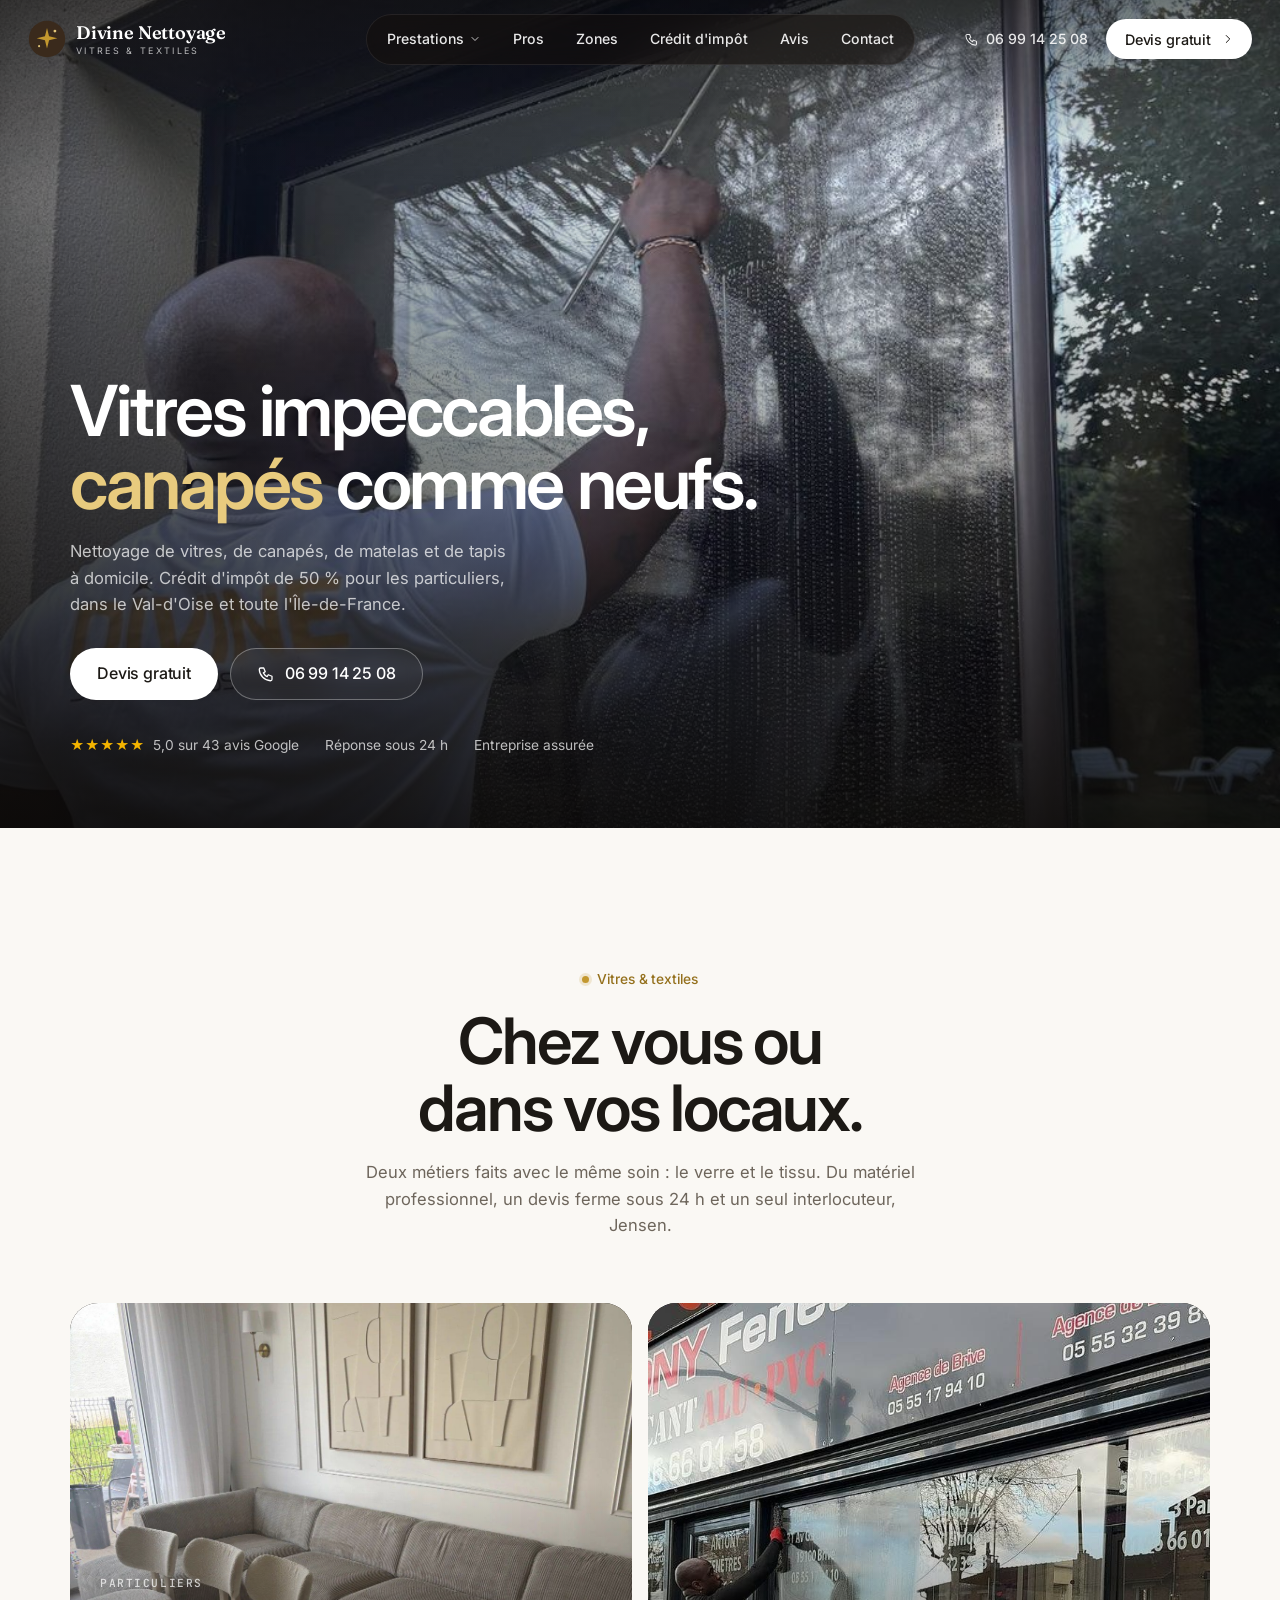
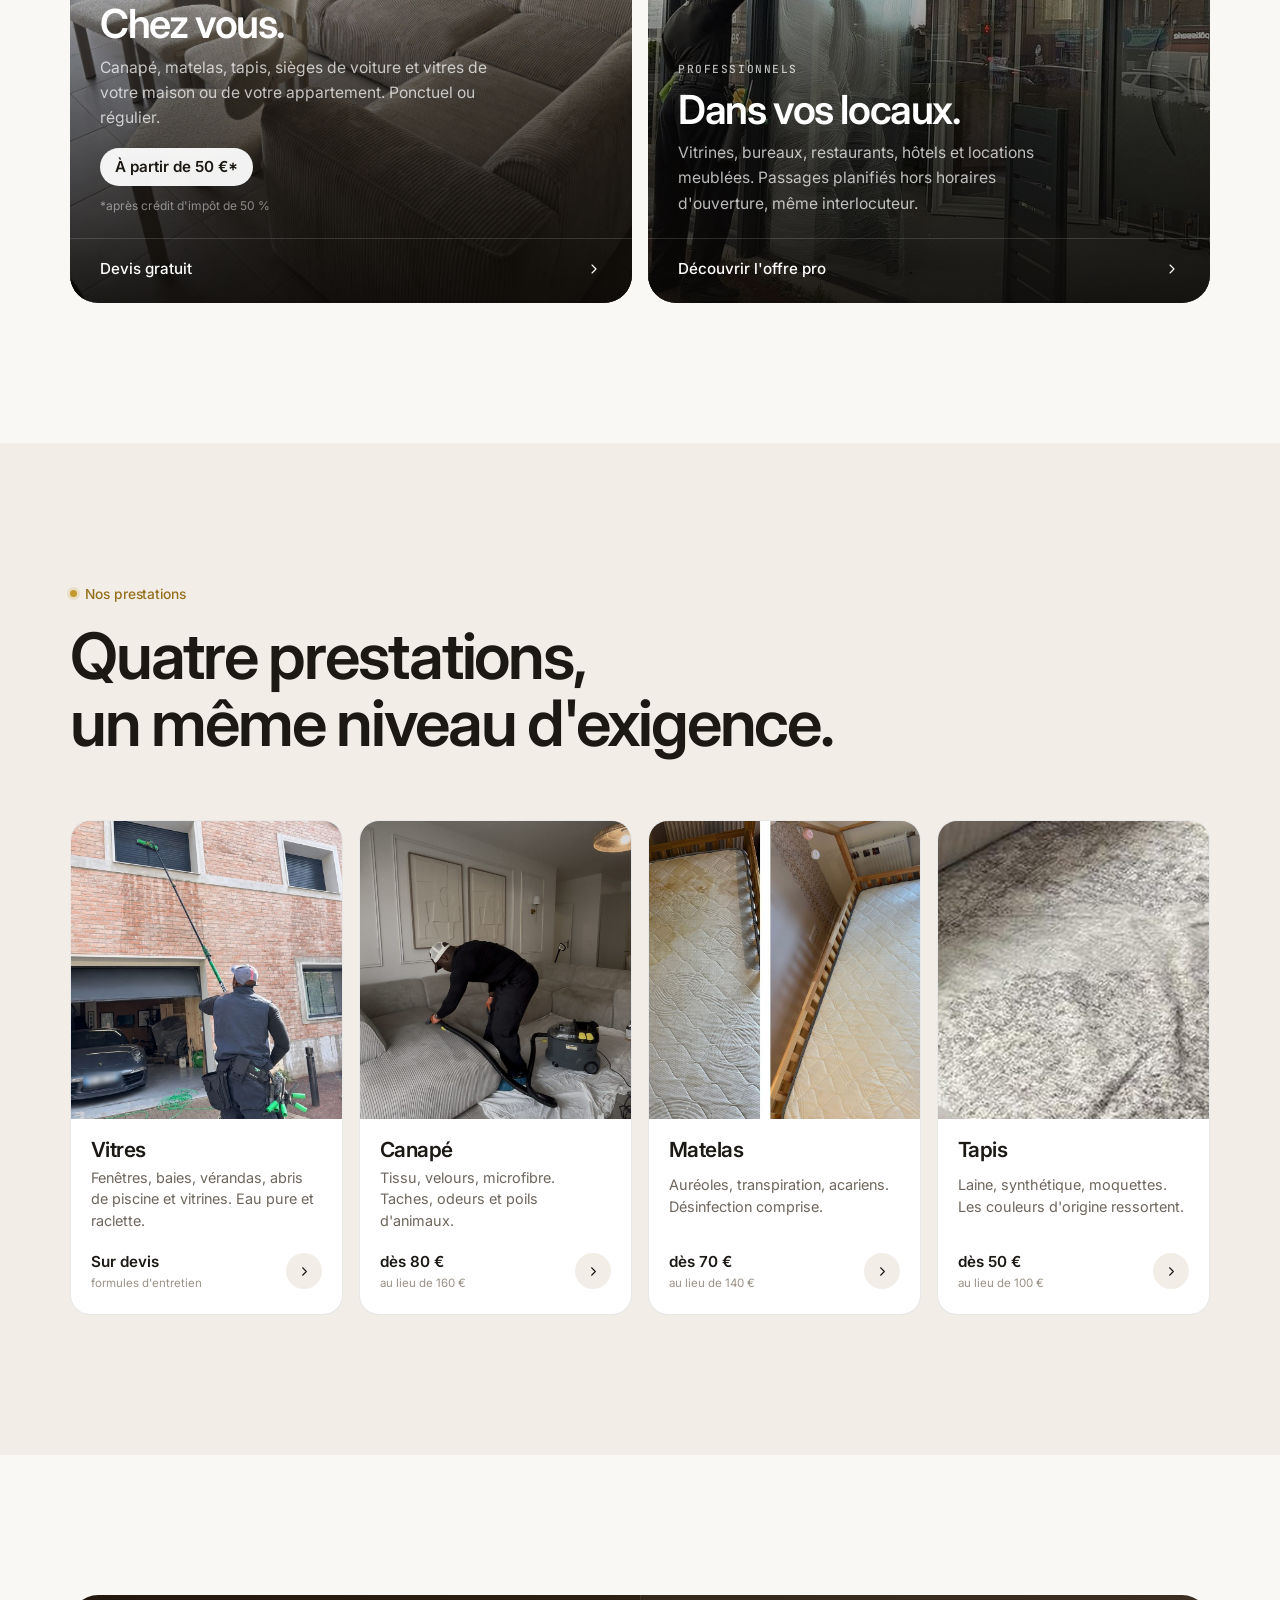
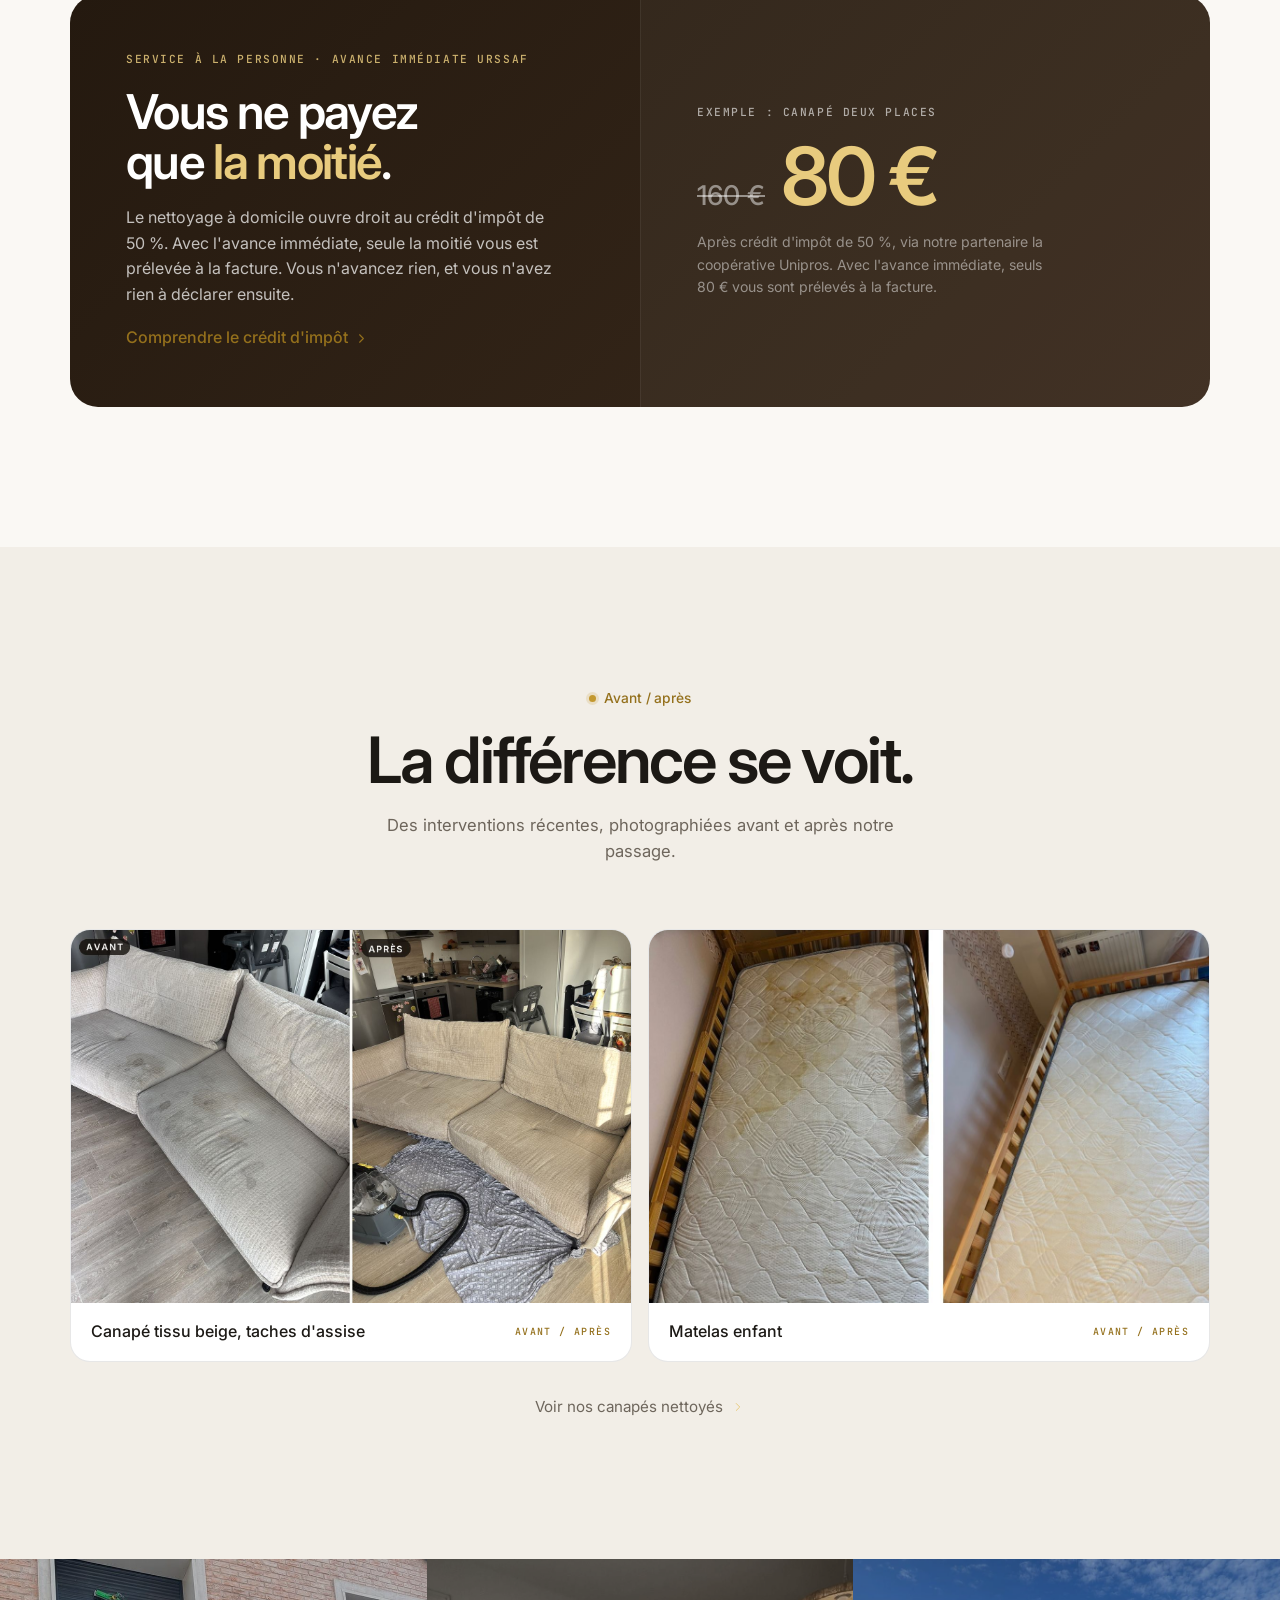
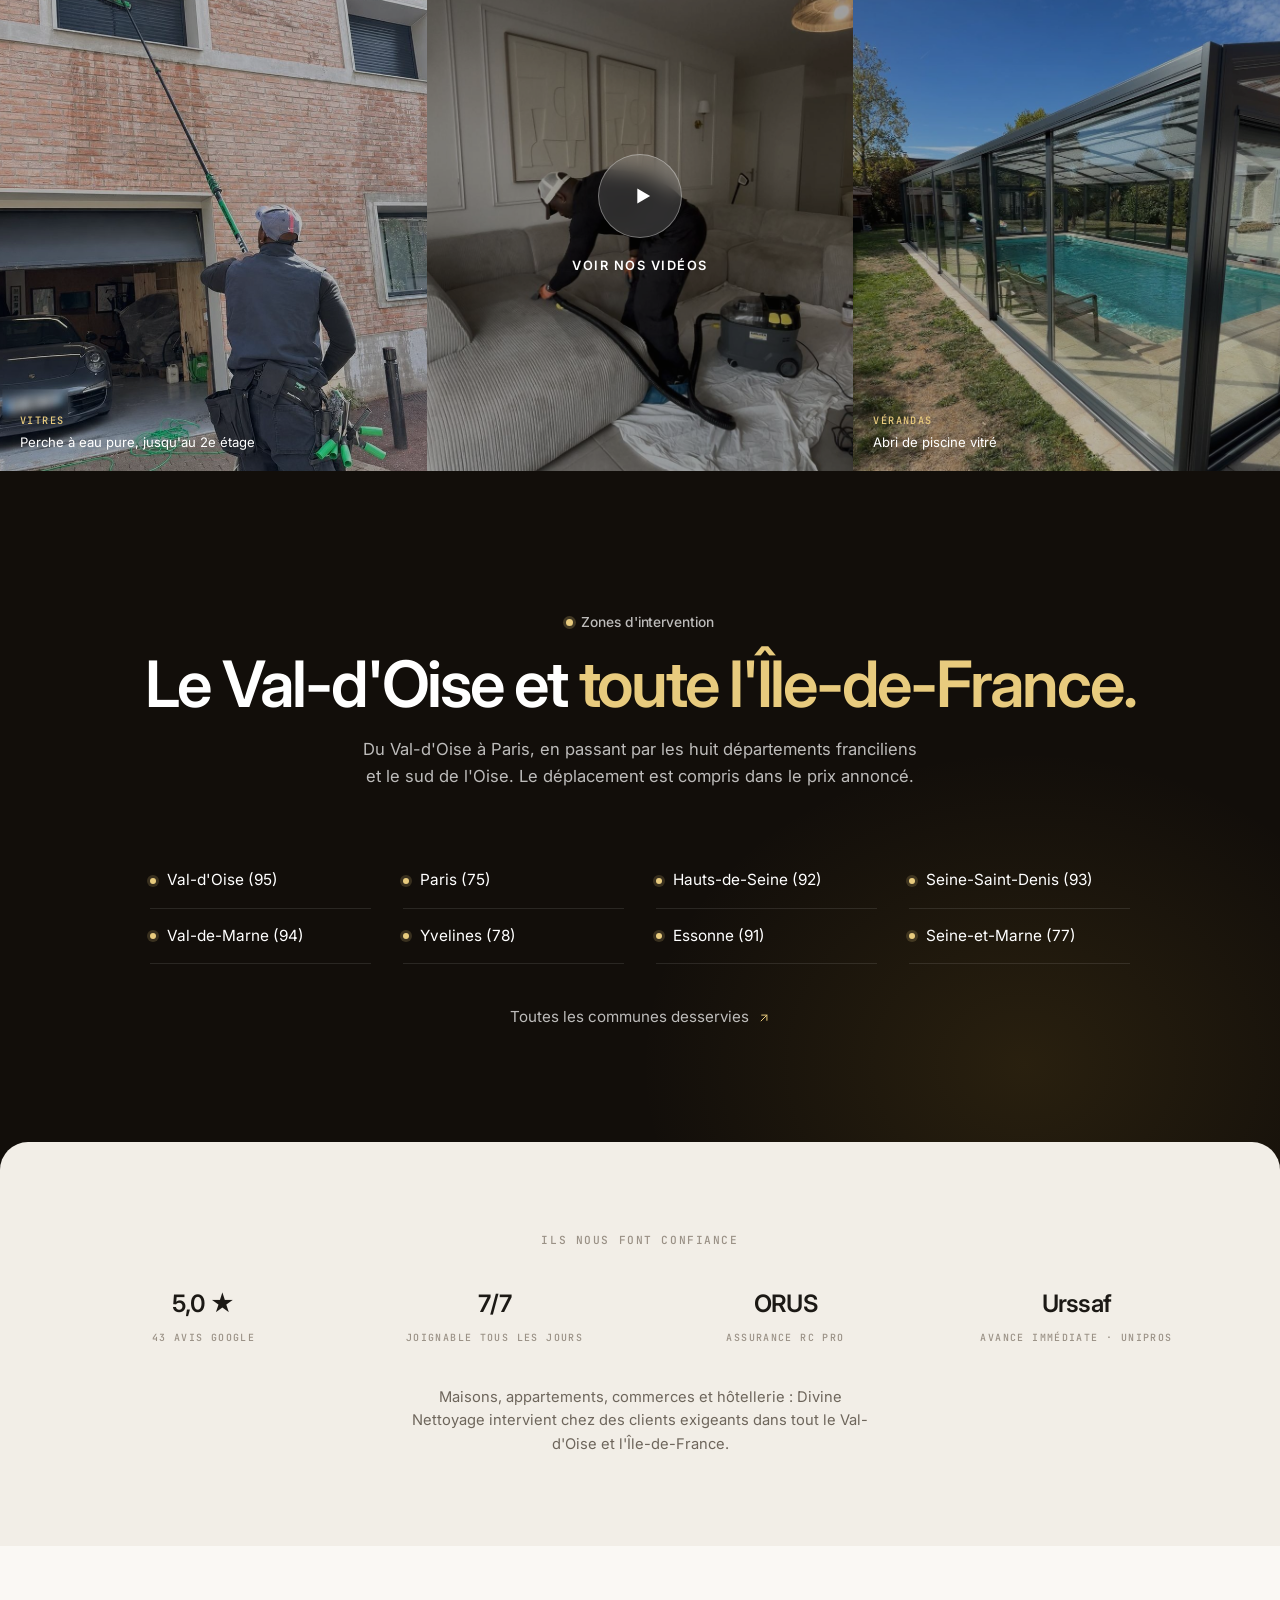
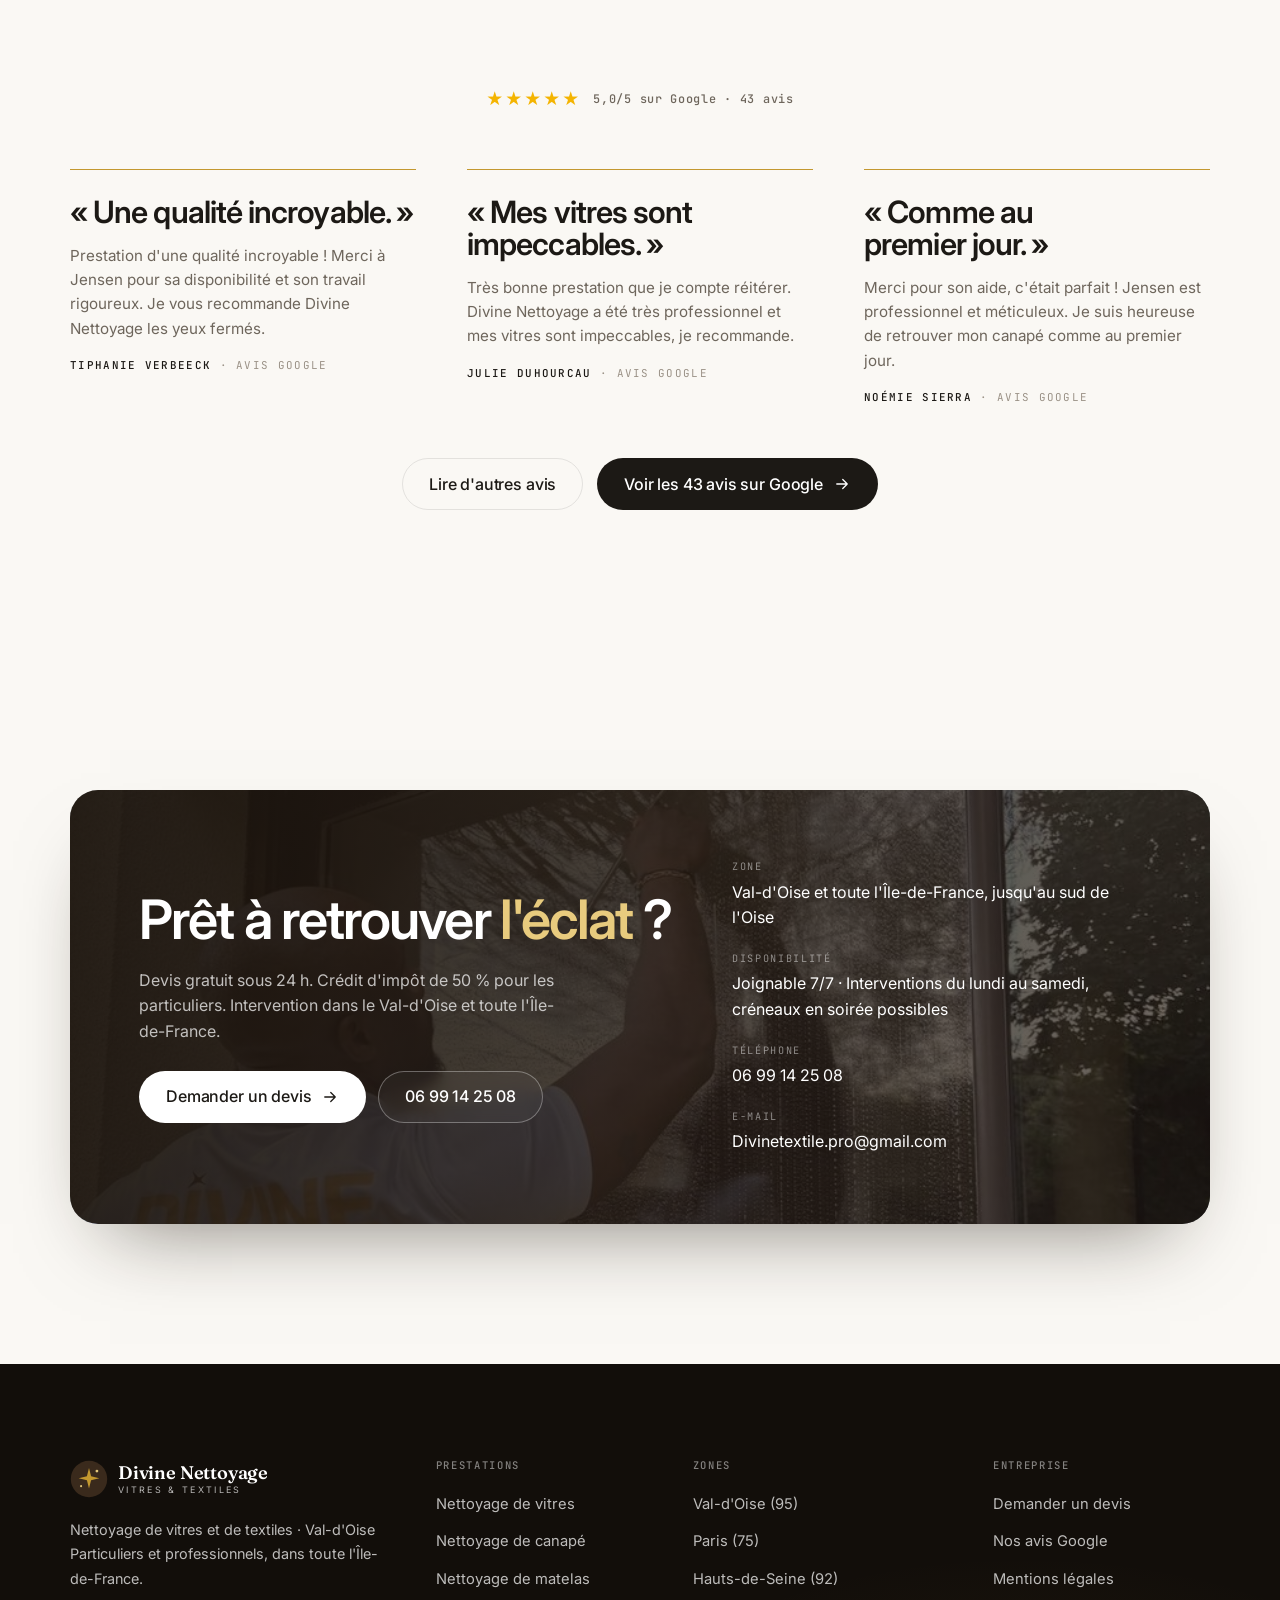
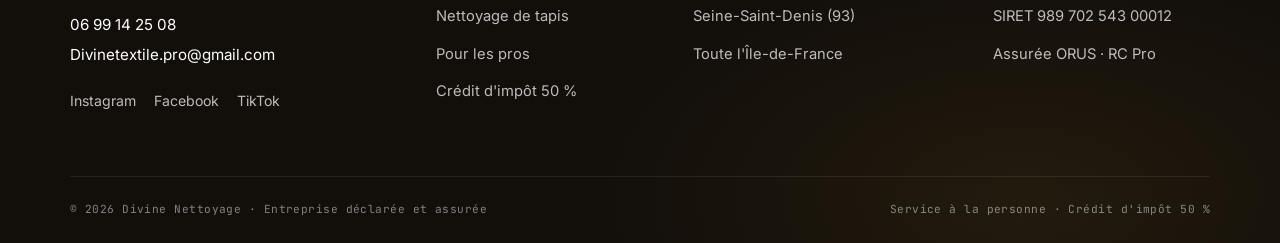
<file: divine-nettoyage/index.html>
<!doctype html>
<html lang="fr">
<head>
<meta charset="utf-8">
<meta name="viewport" content="width=device-width, initial-scale=1, viewport-fit=cover">
<title>Nettoyage canapé, tapis et vitres dès 50 € — Val-d'Oise (95) | Divine Nettoyage</title>
<meta name="claude:viewport-fit-sides" content="cover">
<meta name="description" content="Nettoyage de canapé, matelas et tapis à domicile dès 50 € après crédit d&#x27;impôt, et lavage de vitres. Val-d&#x27;Oise et Île-de-France. Devis sous 24 h.">
<link rel="canonical" href="https://divinenettoyage.fr/">
<meta name="robots" content="index, follow, max-image-preview:large">
<meta name="geo.region" content="FR-95">
<meta name="geo.placename" content="Val-d'Oise, Île-de-France">
<meta property="og:type" content="website">
<meta property="og:locale" content="fr_FR">
<meta property="og:site_name" content="Divine Nettoyage">
<meta property="og:url" content="https://divinenettoyage.fr/">
<meta property="og:title" content="Nettoyage canapé, tapis et vitres dès 50 € — Val-d&#x27;Oise (95) | Divine Nettoyage">
<meta property="og:description" content="Nettoyage de canapé, matelas et tapis à domicile dès 50 € après crédit d&#x27;impôt, et lavage de vitres. Val-d&#x27;Oise et Île-de-France. Devis sous 24 h.">
<meta property="og:image" content="https://divinenettoyage.fr/images/partage.jpg">
<meta name="twitter:card" content="summary_large_image">
<meta name="theme-color" content="#120E0A">
<link rel="icon" href="favicon.ico" sizes="any">
<link rel="icon" type="image/png" href="images/icon-192.png">
<link rel="apple-touch-icon" href="images/icon-180.png">
<link rel="preconnect" href="https://fonts.googleapis.com">
<link rel="preconnect" href="https://fonts.gstatic.com" crossorigin>
<link rel="stylesheet" href="https://fonts.googleapis.com/css2?family=Inter:wght@400;500;600;700&family=JetBrains+Mono:wght@400;500&family=Fraunces:opsz,wght@9..144,600&display=swap">
<link rel="stylesheet" href="assets/style.css">

<script type="application/ld+json">{"@context": "https://schema.org", "@type": "HomeAndConstructionBusiness", "@id": "https://divinenettoyage.fr/#entreprise", "name": "Divine Nettoyage", "description": "Nettoyage de textiles d'ameublement (canapés, matelas, tapis, sièges de voiture) par injection-extraction et lavage de vitres, à domicile et pour les professionnels, en Val-d'Oise et dans toute l'Île-de-France.", "url": "https://divinenettoyage.fr/", "email": "Divinetextile.pro@gmail.com", "telephone": "+33699142508", "image": "https://divinenettoyage.fr/images/partage.jpg", "logo": "https://divinenettoyage.fr/images/icon-512.png", "priceRange": "€€", "currenciesAccepted": "EUR", "paymentAccepted": "Carte bancaire, virement, espèces", "address": {"@type": "PostalAddress", "streetAddress": "16 rue de la Fontaine Hurée", "addressLocality": "Ronquerolles", "postalCode": "95340", "addressRegion": "Île-de-France", "addressCountry": "FR"}, "areaServed": [{"@type": "AdministrativeArea", "name": "Val-d'Oise (95)"}, {"@type": "AdministrativeArea", "name": "Paris (75)"}, {"@type": "AdministrativeArea", "name": "Hauts-de-Seine (92)"}, {"@type": "AdministrativeArea", "name": "Seine-Saint-Denis (93)"}, {"@type": "AdministrativeArea", "name": "Val-de-Marne (94)"}, {"@type": "AdministrativeArea", "name": "Yvelines (78)"}, {"@type": "AdministrativeArea", "name": "Essonne (91)"}, {"@type": "AdministrativeArea", "name": "Seine-et-Marne (77)"}], "aggregateRating": {"@type": "AggregateRating", "ratingValue": "5.0", "reviewCount": "43"}, "sameAs": ["https://www.instagram.com/divinenettoyage", "https://www.facebook.com/share/1EhrKePbFw/", "https://www.tiktok.com/@divinetextile"]}</script>
</head>
<body>

<header class="site-header" id="top">
  <div class="bar">
    <a class="brand" href="index.html" aria-label="Divine Nettoyage, accueil"><svg viewBox="0 0 48 48" aria-hidden="true"><circle class="bg" cx="24" cy="24" r="23" fill="#3A2A1C"/><path d="M24 10 L26.6 20.4 L37 23 L26.6 25.6 L24 36 L21.4 25.6 L11 23 L21.4 20.4 Z" fill="#C3982F"/><circle cx="34" cy="14" r="1.8" fill="#E3C77A"/><circle cx="14" cy="33" r="1.3" fill="#E3C77A"/></svg><span class="brand-txt"><span class="brand-name">Divine Nettoyage</span><span class="brand-sub">Vitres &amp; Textiles</span></span></a>
    <nav class="mainnav" aria-label="Navigation principale">
      <div class="dd">
        <button type="button" aria-haspopup="true" aria-expanded="false">Prestations <svg viewBox="0 0 24 24" fill="none" stroke="currentColor" stroke-width="1.7" stroke-linecap="round" stroke-linejoin="round" aria-hidden="true"><path d="M6 9l6 6 6-6"/></svg></button>
        <div class="dd-menu"><a href="nettoyage-vitres.html">Nettoyage de vitres<small>Sur devis</small></a><a href="nettoyage-canape.html">Nettoyage de canapé<small>dès 80 €</small></a><a href="nettoyage-matelas.html">Nettoyage de matelas<small>dès 70 €</small></a><a href="nettoyage-tapis.html">Nettoyage de tapis<small>dès 50 €</small></a></div>
      </div>
      <a href="professionnels.html">Pros</a>
      <a href="zones.html">Zones</a>
      <a href="credit-impot.html">Crédit d'impôt</a>
      <a href="index.html#avis">Avis</a>
      <a href="index.html#contact">Contact</a>
    </nav>
    <div class="hdr-right">
      <a class="hdr-tel" href="tel:+33699142508"><svg viewBox="0 0 24 24" fill="none" stroke="currentColor" stroke-width="1.7" stroke-linecap="round" stroke-linejoin="round" aria-hidden="true"><path d="M5 4h4l2 5-2.5 1.5a11 11 0 005 5L15 13l5 2v4a2 2 0 01-2 2A16 16 0 013 6a2 2 0 012-2"/></svg>06 99 14 25 08</a>
      <a class="btn btn-white hdr-cta" href="devis.html">Devis gratuit <svg viewBox="0 0 24 24" fill="none" stroke="currentColor" stroke-width="1.7" stroke-linecap="round" stroke-linejoin="round" aria-hidden="true"><path d="M9 6l6 6-6 6"/></svg></a>
      <button class="burger" type="button" aria-label="Ouvrir le menu" aria-controls="mnav" aria-expanded="false"><svg viewBox="0 0 24 24" fill="none" stroke="currentColor" stroke-width="1.7" stroke-linecap="round" stroke-linejoin="round" aria-hidden="true"><path d="M4 8h16M4 16h16"/></svg></button>
    </div>
  </div>
</header>
<div class="mnav" id="mnav" role="dialog" aria-modal="true" aria-label="Menu">
  <div class="mnav-top"><a class="brand" href="index.html" aria-label="Divine Nettoyage, accueil"><svg viewBox="0 0 48 48" aria-hidden="true"><circle class="bg" cx="24" cy="24" r="23" fill="#3A2A1C"/><path d="M24 10 L26.6 20.4 L37 23 L26.6 25.6 L24 36 L21.4 25.6 L11 23 L21.4 20.4 Z" fill="#C3982F"/><circle cx="34" cy="14" r="1.8" fill="#E3C77A"/><circle cx="14" cy="33" r="1.3" fill="#E3C77A"/></svg><span class="brand-txt"><span class="brand-name">Divine Nettoyage</span><span class="brand-sub">Vitres &amp; Textiles</span></span></a><button class="burger" type="button" aria-label="Fermer le menu"><svg viewBox="0 0 24 24" fill="none" stroke="currentColor" stroke-width="1.7" stroke-linecap="round" stroke-linejoin="round" aria-hidden="true"><path d="M6 6l12 12M18 6L6 18"/></svg></button></div>
  <nav aria-label="Menu mobile">
    <a href="index.html">Accueil</a>
    <a class="sub" href="nettoyage-vitres.html">Nettoyage de vitres<small>Sur devis</small></a><a class="sub" href="nettoyage-canape.html">Nettoyage de canapé<small>dès 80 €</small></a><a class="sub" href="nettoyage-matelas.html">Nettoyage de matelas<small>dès 70 €</small></a><a class="sub" href="nettoyage-tapis.html">Nettoyage de tapis<small>dès 50 €</small></a>
    <a href="professionnels.html">Professionnels</a>
    <a href="zones.html">Zones d'intervention</a>
    <a href="credit-impot.html">Crédit d'impôt</a>
    <a href="index.html#avis">Avis clients</a>
  </nav>
  <div class="mnav-cta">
    <a class="btn btn-white" href="devis.html">Demander un devis gratuit</a>
    <a class="btn btn-ghost" href="tel:+33699142508"><svg viewBox="0 0 24 24" fill="none" stroke="currentColor" stroke-width="1.7" stroke-linecap="round" stroke-linejoin="round" aria-hidden="true"><path d="M5 4h4l2 5-2.5 1.5a11 11 0 005 5L15 13l5 2v4a2 2 0 01-2 2A16 16 0 013 6a2 2 0 012-2"/></svg> 06 99 14 25 08</a>
    <p>Joignable 7 jours sur 7 · Réponse sous 24 h</p>
  </div>
</div>
<main id="main">

<section class="hero">
  <div class="hero-media" style="--pos:55% 30%">
    <picture>
      <source media="(max-width: 600px)" srcset="images/jensen-portrait.jpg">
      <img src="images/hero-baie.jpg" alt="Jensen, fondateur de Divine Nettoyage, lave une baie vitrée à la raclette" fetchpriority="high">
    </picture>
  </div>
  <div class="wrap">
    <h1>Vitres impeccables, <span class="gold">canapés</span> comme neufs.</h1>
    <p class="lede">Nettoyage de vitres, de canapés, de matelas et de tapis à domicile. Crédit d'impôt de 50 % pour les particuliers, dans le Val-d'Oise et toute l'Île-de-France.</p>
    <div class="actions">
      <a class="btn btn-white" href="devis.html">Devis gratuit</a>
      <a class="btn btn-ghost" href="tel:+33699142508"><svg viewBox="0 0 24 24" fill="none" stroke="currentColor" stroke-width="1.7" stroke-linecap="round" stroke-linejoin="round" aria-hidden="true"><path d="M5 4h4l2 5-2.5 1.5a11 11 0 005 5L15 13l5 2v4a2 2 0 01-2 2A16 16 0 013 6a2 2 0 012-2"/></svg> 06 99 14 25 08</a>
    </div>
    <div class="hero-meta"><span><span class="stars" aria-hidden="true">★★★★★</span> 5,0 sur 43 avis Google</span><span>Réponse sous 24 h</span><span>Entreprise assurée</span></div>
  </div>
</section>

<section class="section" id="particuliers">
  <div class="wrap">
    <div class="shead center"><span class="eyebrow">Vitres &amp; textiles</span><h2>Chez vous ou<br>dans vos locaux.</h2>
      <p>Deux métiers faits avec le même soin : le verre et le tissu. Du matériel professionnel, un devis ferme sous 24 h et un seul interlocuteur, Jensen.</p></div>
    <div class="duo">
      <a class="pcard reveal" href="devis.html">
        <img src="images/canape-velours.jpg" alt="Canapé d'angle en velours côtelé après nettoyage" loading="lazy">
        <div class="in"><span class="mono">Particuliers</span><h3>Chez vous.</h3>
          <p>Canapé, matelas, tapis, sièges de voiture et vitres de votre maison ou de votre appartement. Ponctuel ou régulier.</p>
          <span class="price-chip">À partir de 50 €*</span><span class="fine">*après crédit d'impôt de 50 %</span></div>
        <div class="foot"><span>Devis gratuit</span><svg viewBox="0 0 24 24" fill="none" stroke="currentColor" stroke-width="1.7" stroke-linecap="round" stroke-linejoin="round" aria-hidden="true"><path d="M9 6l6 6-6 6"/></svg></div>
      </a>
      <a class="pcard reveal" href="professionnels.html" id="professionnels">
        <img src="images/vitrine.jpg" alt="Nettoyage de la vitrine d'un commerce" loading="lazy" style="object-position:50% 100%">
        <div class="in"><span class="mono">Professionnels</span><h3>Dans vos locaux.</h3>
          <p>Vitrines, bureaux, restaurants, hôtels et locations meublées. Passages planifiés hors horaires d'ouverture, même interlocuteur.</p></div>
        <div class="foot"><span>Découvrir l'offre pro</span><svg viewBox="0 0 24 24" fill="none" stroke="currentColor" stroke-width="1.7" stroke-linecap="round" stroke-linejoin="round" aria-hidden="true"><path d="M9 6l6 6-6 6"/></svg></div>
      </a>
    </div>
  </div>
</section>

<section class="section band">
  <div class="wrap">
    <div class="shead"><span class="eyebrow">Nos prestations</span><h2>Quatre prestations,<br>un même niveau d'exigence.</h2></div>
    <div class="services4">
      <a class="scard reveal" href="nettoyage-vitres.html"><div class="ph"><img src="images/vitres-hauteur.jpg" alt="Lavage de vitres en hauteur à la perche à eau pure" loading="lazy"></div>
        <div class="tx"><h3>Vitres</h3><p>Fenêtres, baies, vérandas, abris de piscine et vitrines. Eau pure et raclette.</p>
        <div class="row"><span class="from">Sur devis<small>formules d'entretien</small></span><span class="go"><svg viewBox="0 0 24 24" fill="none" stroke="currentColor" stroke-width="1.7" stroke-linecap="round" stroke-linejoin="round" aria-hidden="true"><path d="M9 6l6 6-6 6"/></svg></span></div></div></a>
      <a class="scard reveal" href="nettoyage-canape.html"><div class="ph"><img src="images/canape-injection.jpg" alt="Nettoyage d'un canapé par injection-extraction" loading="lazy"></div>
        <div class="tx"><h3>Canapé</h3><p>Tissu, velours, microfibre. Taches, odeurs et poils d'animaux.</p>
        <div class="row"><span class="from">dès 80 €<small>au lieu de 160 €</small></span><span class="go"><svg viewBox="0 0 24 24" fill="none" stroke="currentColor" stroke-width="1.7" stroke-linecap="round" stroke-linejoin="round" aria-hidden="true"><path d="M9 6l6 6-6 6"/></svg></span></div></div></a>
      <a class="scard reveal" href="nettoyage-matelas.html"><div class="ph"><img src="images/avant-apres-matelas.jpg" alt="Matelas taché avant et après nettoyage" loading="lazy" style="object-position:70% 50%"></div>
        <div class="tx"><h3>Matelas</h3><p>Auréoles, transpiration, acariens. Désinfection comprise.</p>
        <div class="row"><span class="from">dès 70 €<small>au lieu de 140 €</small></span><span class="go"><svg viewBox="0 0 24 24" fill="none" stroke="currentColor" stroke-width="1.7" stroke-linecap="round" stroke-linejoin="round" aria-hidden="true"><path d="M9 6l6 6-6 6"/></svg></span></div></div></a>
      <a class="scard reveal" href="nettoyage-tapis.html"><div class="ph"><img src="images/tapis-detail.jpg" alt="Tapis à motifs gris après nettoyage" loading="lazy"></div>
        <div class="tx"><h3>Tapis</h3><p>Laine, synthétique, moquettes. Les couleurs d'origine ressortent.</p>
        <div class="row"><span class="from">dès 50 €<small>au lieu de 100 €</small></span><span class="go"><svg viewBox="0 0 24 24" fill="none" stroke="currentColor" stroke-width="1.7" stroke-linecap="round" stroke-linejoin="round" aria-hidden="true"><path d="M9 6l6 6-6 6"/></svg></span></div></div></a>
    </div>
  </div>
</section>


<section class="section" id="credit">
  <div class="wrap">
    <div class="taxcard reveal">
      <div class="l">
        <span class="mono">Service à la personne · Avance immédiate Urssaf</span>
        <h2>Vous ne payez que <span class="gold">la moitié</span>.</h2>
        <p>Le nettoyage à domicile ouvre droit au crédit d'impôt de 50 %. Avec l'avance immédiate, seule la moitié vous est prélevée à la facture. Vous n'avancez rien, et vous n'avez rien à déclarer ensuite.</p>
        <a class="link-arrow" href="credit-impot.html">Comprendre le crédit d'impôt <svg viewBox="0 0 24 24" fill="none" stroke="currentColor" stroke-width="1.7" stroke-linecap="round" stroke-linejoin="round" aria-hidden="true"><path d="M9 6l6 6-6 6"/></svg></a>
      </div>
      <div class="r">
        <span class="mono">Exemple : canapé deux places</span>
        <div class="bigprice"><s>160 €</s><b>80 €</b></div>
        <p>Après crédit d'impôt de 50 %, via notre partenaire la coopérative Unipros. Avec l'avance immédiate, seuls 80 € vous sont prélevés à la facture.</p>
      </div>
    </div>
  </div>
</section>

<section class="section band">
  <div class="wrap">
    <div class="shead center"><span class="eyebrow">Avant / après</span><h2>La différence se voit.</h2><p>Des interventions récentes, photographiées avant et après notre passage.</p></div>
    <div class="ba">
      <figure class="reveal"><img src="images/avant-apres-canape-beige.jpg" alt="Canapé beige taché avant nettoyage, puis le même canapé propre après injection-extraction" loading="lazy"><figcaption>Canapé tissu beige, taches d'assise<span class="mono">Avant / Après</span></figcaption></figure>
      <figure class="reveal"><img src="images/avant-apres-matelas.jpg" alt="Matelas d'enfant taché avant et après nettoyage" loading="lazy"><figcaption>Matelas enfant<span class="mono">Avant / Après</span></figcaption></figure>
    </div>
    <p class="center-link" style="margin-top:32px"><a href="nettoyage-canape.html" style="color:var(--ink-2)">Voir nos canapés nettoyés <svg viewBox="0 0 24 24" fill="none" stroke="currentColor" stroke-width="1.7" stroke-linecap="round" stroke-linejoin="round" aria-hidden="true"><path d="M9 6l6 6-6 6"/></svg></a></p>
  </div>
</section>

<section class="strip" aria-label="Nos interventions en images">
  <figure><img src="images/vitres-hauteur.jpg" alt="Lavage de vitres en hauteur à la perche télescopique" loading="lazy"><figcaption><span class="mono">Vitres</span>Perche à eau pure, jusqu'au 2e étage</figcaption></figure>
  <figure><img src="images/canape-angle-injection.jpg" alt="Jensen nettoie un canapé d'angle à l'injection-extraction" loading="lazy">
    <a class="play" href="https://www.instagram.com/divinenettoyage" target="_blank" rel="noopener"><span class="disc"><svg viewBox="0 0 24 24" fill="none" stroke="currentColor" stroke-width="1.7" stroke-linecap="round" stroke-linejoin="round" aria-hidden="true"><path d="M8 5.5v13l11-6.5z" fill="currentColor" stroke="none"/></svg></span><span>Voir nos vidéos</span></a></figure>
  <figure><img src="images/abri-piscine.jpg" alt="Nettoyage des vitres d'un abri de piscine" loading="lazy"><figcaption><span class="mono">Vérandas</span>Abri de piscine vitré</figcaption></figure>
</section>


<section class="section dark">
  <div class="wrap">
    <div class="shead center"><span class="eyebrow">Zones d'intervention</span><h2>Le Val-d'Oise et <span class="gold">toute l'Île-de-France.</span></h2><p>Du Val-d'Oise à Paris, en passant par les huit départements franciliens et le sud de l'Oise. Le déplacement est compris dans le prix annoncé.</p></div>
    <div class="zgrid"><a href="zones.html#d95">Val-d'Oise (95)</a><a href="zones.html#d75">Paris (75)</a><a href="zones.html#d92">Hauts-de-Seine (92)</a><a href="zones.html#d93">Seine-Saint-Denis (93)</a><a href="zones.html#d94">Val-de-Marne (94)</a><a href="zones.html#d78">Yvelines (78)</a><a href="zones.html#d91">Essonne (91)</a><a href="zones.html#d77">Seine-et-Marne (77)</a></div>
    <p class="center-link"><a href="zones.html">Toutes les communes desservies <svg viewBox="0 0 24 24" fill="none" stroke="currentColor" stroke-width="1.7" stroke-linecap="round" stroke-linejoin="round" aria-hidden="true"><path d="M7 17L17 7M8 7h9v9"/></svg></a></p>
  </div>
</section>

<section class="section tight trust">
  <div class="wrap">
    <p class="mono" style="text-align:center;color:var(--ink-3);margin-bottom:36px">Ils nous font confiance</p>
    <div class="trust-row">
      <div class="trust-item"><b>5,0 ★</b><span class="mono">43 avis Google</span></div>
      <div class="trust-item"><b>7/7</b><span class="mono">Joignable tous les jours</span></div>
      <div class="trust-item"><b>ORUS</b><span class="mono">Assurance RC Pro</span></div>
      <div class="trust-item"><b>Urssaf</b><span class="mono">Avance immédiate · Unipros</span></div>
    </div>
    <p class="trust-note">Maisons, appartements, commerces et hôtellerie : Divine Nettoyage intervient chez des clients exigeants dans tout le Val-d'Oise et l'Île-de-France.</p>
  </div>
</section>

<section class="section" id="avis">
  <div class="wrap">
    
    <div class="rating-line"><span class="stars" aria-hidden="true">★★★★★</span><span class="mono">5,0/5 sur Google · 43 avis</span></div>
    <div class="quotes"><figure class="quote reveal" style="margin:0"><h3>« Une qualité incroyable. »</h3><p>Prestation d'une qualité incroyable ! Merci à Jensen pour sa disponibilité et son travail rigoureux. Je vous recommande Divine Nettoyage les yeux fermés.</p><figcaption class="who"><b>Tiphanie Verbeeck</b> · Avis Google</figcaption></figure><figure class="quote reveal" style="margin:0"><h3>« Mes vitres sont impeccables. »</h3><p>Très bonne prestation que je compte réitérer. Divine Nettoyage a été très professionnel et mes vitres sont impeccables, je recommande.</p><figcaption class="who"><b>Julie Duhourcau</b> · Avis Google</figcaption></figure><figure class="quote reveal" style="margin:0"><h3>« Comme au premier jour. »</h3><p>Merci pour son aide, c'était parfait ! Jensen est professionnel et méticuleux. Je suis heureuse de retrouver mon canapé comme au premier jour.</p><figcaption class="who"><b>Noémie Sierra</b> · Avis Google</figcaption></figure></div>
    <div class="quotes more-quotes" id="more-quotes"><figure class="quote reveal" style="margin:0"><h3>« Un travail remarquable. »</h3><p>Jensen a fait preuve d'un grand professionnalisme lors de son intervention ce matin. Il a nettoyé mon canapé ainsi que mon matelas avec beaucoup de soin et d'efficacité. Je recommande ses services à 100 %.</p><figcaption class="who"><b>Sonia Bouayad</b> · Avis Google</figcaption></figure><figure class="quote reveal" style="margin:0"><h3>« Un résultat comme neuf. »</h3><p>J'ai fait appel à Divine Nettoyage pour le nettoyage de matelas, un résultat comme neuf. Merci pour cette prestation de qualité et super rapide.</p><figcaption class="who"><b>Romain Recchia</b> · Avis Google</figcaption></figure><figure class="quote reveal" style="margin:0"><h3>« De confiance et chaleureux. »</h3><p>Nettoyage impeccable après 2 ans sans avoir nettoyé mes vitres, Jensen est de confiance et chaleureux. Je recommande vivement et referai appel à vos services cet été !</p><figcaption class="who"><b>Axel</b> · Avis Google</figcaption></figure><figure class="quote reveal" style="margin:0"><h3>« Très qualitatif. »</h3><p>Nettoyage de mon tapis et canapé très qualitatif, Jensen est très sympathique et explique bien le processus de nettoyage. Je recommande fortement.</p><figcaption class="who"><b>Pablo Michaud</b> · Avis Google</figcaption></figure><figure class="quote reveal" style="margin:0"><h3>« Sérieux et soigné. »</h3><p>Jensen a été très professionnel et efficace du début à la fin. Travail sérieux, soigné et de qualité. C'est une personne de confiance que je recommande vivement pour son sérieux.</p><figcaption class="who"><b>Marion Amelin</b> · Avis Google</figcaption></figure><figure class="quote reveal" style="margin:0"><h3>« Le résultat est top. »</h3><p>Je suis très contente du résultat. Intervention très professionnelle, personne agréable, ponctuelle et efficace. Il a pris le temps d'expliquer le nettoyage et le résultat sur mon canapé est top.</p><figcaption class="who"><b>Mélissa Condo</b> · Avis Google</figcaption></figure></div>
    <div class="quotes-actions"><button class="btn btn-line" type="button" data-more="more-quotes" aria-expanded="false">Lire d'autres avis</button><a class="btn btn-dark" href="https://share.google/4LWD04qh5UaOUdYKN" target="_blank" rel="noopener">Voir les 43 avis sur Google <svg viewBox="0 0 24 24" fill="none" stroke="currentColor" stroke-width="1.7" stroke-linecap="round" stroke-linejoin="round" aria-hidden="true"><path d="M5 12h14M13 6l6 6-6 6"/></svg></a></div>
  </div>
</section>

<section class="section" id="contact">
  <div class="wrap">
    <div class="ctacard reveal">
      <img src="images/vitres-finition.jpg" alt="" loading="lazy">
      <div class="l">
        <h2>Prêt à retrouver <span class="gold">l'éclat</span>&nbsp;?</h2>
        <p>Devis gratuit sous 24 h. Crédit d'impôt de 50 % pour les particuliers. Intervention dans le Val-d'Oise et toute l'Île-de-France.</p>
        <div class="actions">
          <a class="btn btn-white" href="devis.html">Demander un devis <svg viewBox="0 0 24 24" fill="none" stroke="currentColor" stroke-width="1.7" stroke-linecap="round" stroke-linejoin="round" aria-hidden="true"><path d="M5 12h14M13 6l6 6-6 6"/></svg></a>
          <a class="btn btn-ghost" href="tel:+33699142508">06 99 14 25 08</a>
        </div>
      </div>
      <dl>
        <div><dt>Zone</dt><dd>Val-d'Oise et toute l'Île-de-France, jusqu'au sud de l'Oise</dd></div>
        <div><dt>Disponibilité</dt><dd>Joignable 7/7 · Interventions du lundi au samedi, créneaux en soirée possibles</dd></div>
        <div><dt>Téléphone</dt><dd><a href="tel:+33699142508">06 99 14 25 08</a></dd></div>
        <div><dt>E-mail</dt><dd><a href="mailto:Divinetextile.pro@gmail.com">Divinetextile.pro@gmail.com</a></dd></div>
      </dl>
    </div>
  </div>
</section>

</main>

<footer class="site-footer">
  <div class="wrap">
    <div class="fgrid">
      <div class="fbrand">
        <a class="brand" href="index.html" aria-label="Divine Nettoyage, accueil"><svg viewBox="0 0 48 48" aria-hidden="true"><circle class="bg" cx="24" cy="24" r="23" fill="#3A2A1C"/><path d="M24 10 L26.6 20.4 L37 23 L26.6 25.6 L24 36 L21.4 25.6 L11 23 L21.4 20.4 Z" fill="#C3982F"/><circle cx="34" cy="14" r="1.8" fill="#E3C77A"/><circle cx="14" cy="33" r="1.3" fill="#E3C77A"/></svg><span class="brand-txt"><span class="brand-name">Divine Nettoyage</span><span class="brand-sub">Vitres &amp; Textiles</span></span></a>
        <p>Nettoyage de vitres et de textiles · Val-d'Oise<br>Particuliers et professionnels, dans toute l'Île-de-France.</p>
        <div class="contact"><a href="tel:+33699142508">06 99 14 25 08</a><a href="mailto:Divinetextile.pro@gmail.com">Divinetextile.pro@gmail.com</a></div>
        <div class="fsoc"><a href="https://www.instagram.com/divinenettoyage" target="_blank" rel="noopener">Instagram</a><a href="https://www.facebook.com/share/1EhrKePbFw/" target="_blank" rel="noopener">Facebook</a><a href="https://www.tiktok.com/@divinetextile" target="_blank" rel="noopener">TikTok</a></div>
      </div>
      <div class="fcol"><h4>Prestations</h4><ul><li><a href="nettoyage-vitres.html">Nettoyage de vitres</a></li><li><a href="nettoyage-canape.html">Nettoyage de canapé</a></li><li><a href="nettoyage-matelas.html">Nettoyage de matelas</a></li><li><a href="nettoyage-tapis.html">Nettoyage de tapis</a></li><li><a href="professionnels.html">Pour les pros</a></li><li><a href="credit-impot.html">Crédit d'impôt 50 %</a></li></ul></div>
      <div class="fcol"><h4>Zones</h4><ul><li><a href="zones.html">Val-d'Oise (95)</a></li><li><a href="zones.html">Paris (75)</a></li><li><a href="zones.html">Hauts-de-Seine (92)</a></li><li><a href="zones.html">Seine-Saint-Denis (93)</a></li><li><a href="zones.html">Toute l'Île-de-France</a></li></ul></div>
      <div class="fcol"><h4>Entreprise</h4><ul><li><a href="devis.html">Demander un devis</a></li><li><a href="https://share.google/4LWD04qh5UaOUdYKN" target="_blank" rel="noopener">Nos avis Google</a></li><li><a href="mentions-legales.html">Mentions légales</a></li><li><span>SIRET 989 702 543 00012</span></li><li><span>Assurée ORUS · RC Pro</span></li></ul></div>
    </div>
  </div>
  <div class="wrap"><div class="fbottom"><span>© <span class="yr">2026</span> Divine Nettoyage · Entreprise déclarée et assurée</span><span>Service à la personne · Crédit d'impôt 50 %</span></div></div>
</footer>
<script src="assets/site.js"></script>

</body>
</html>
</file>
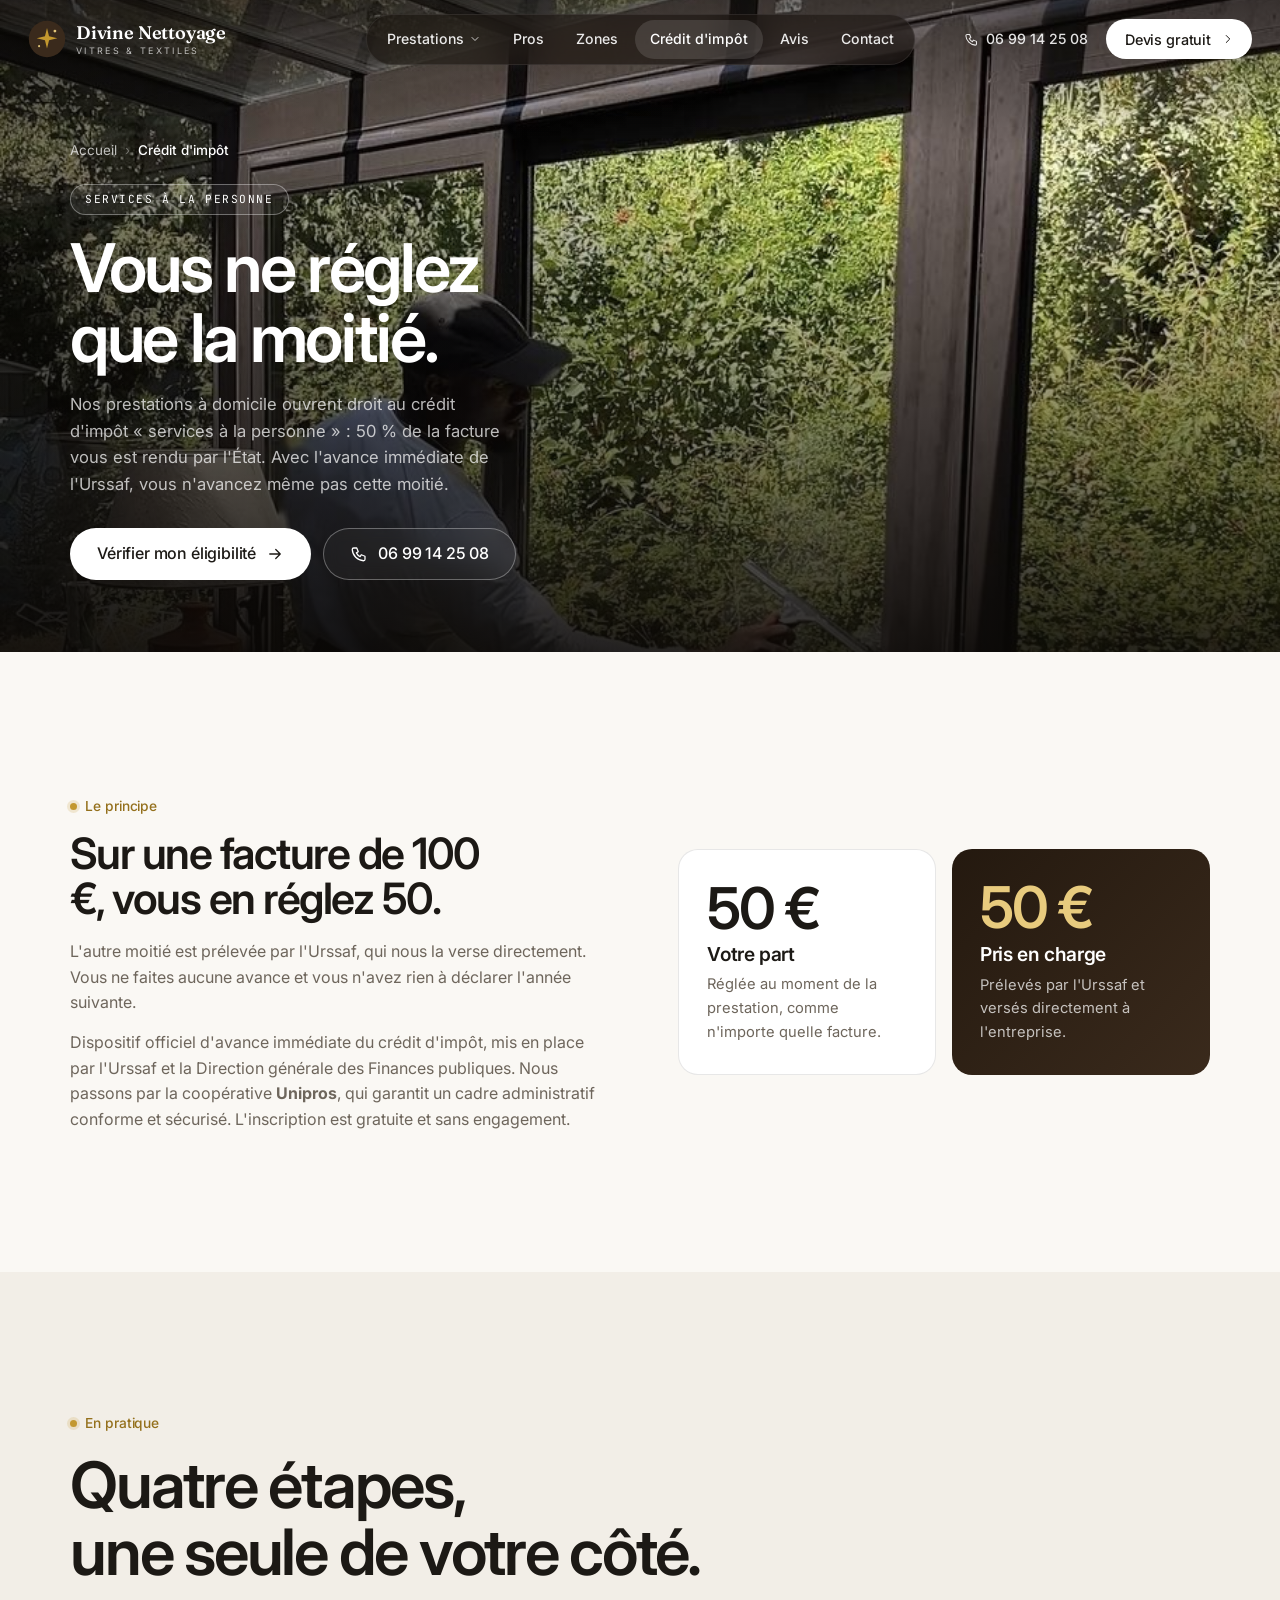
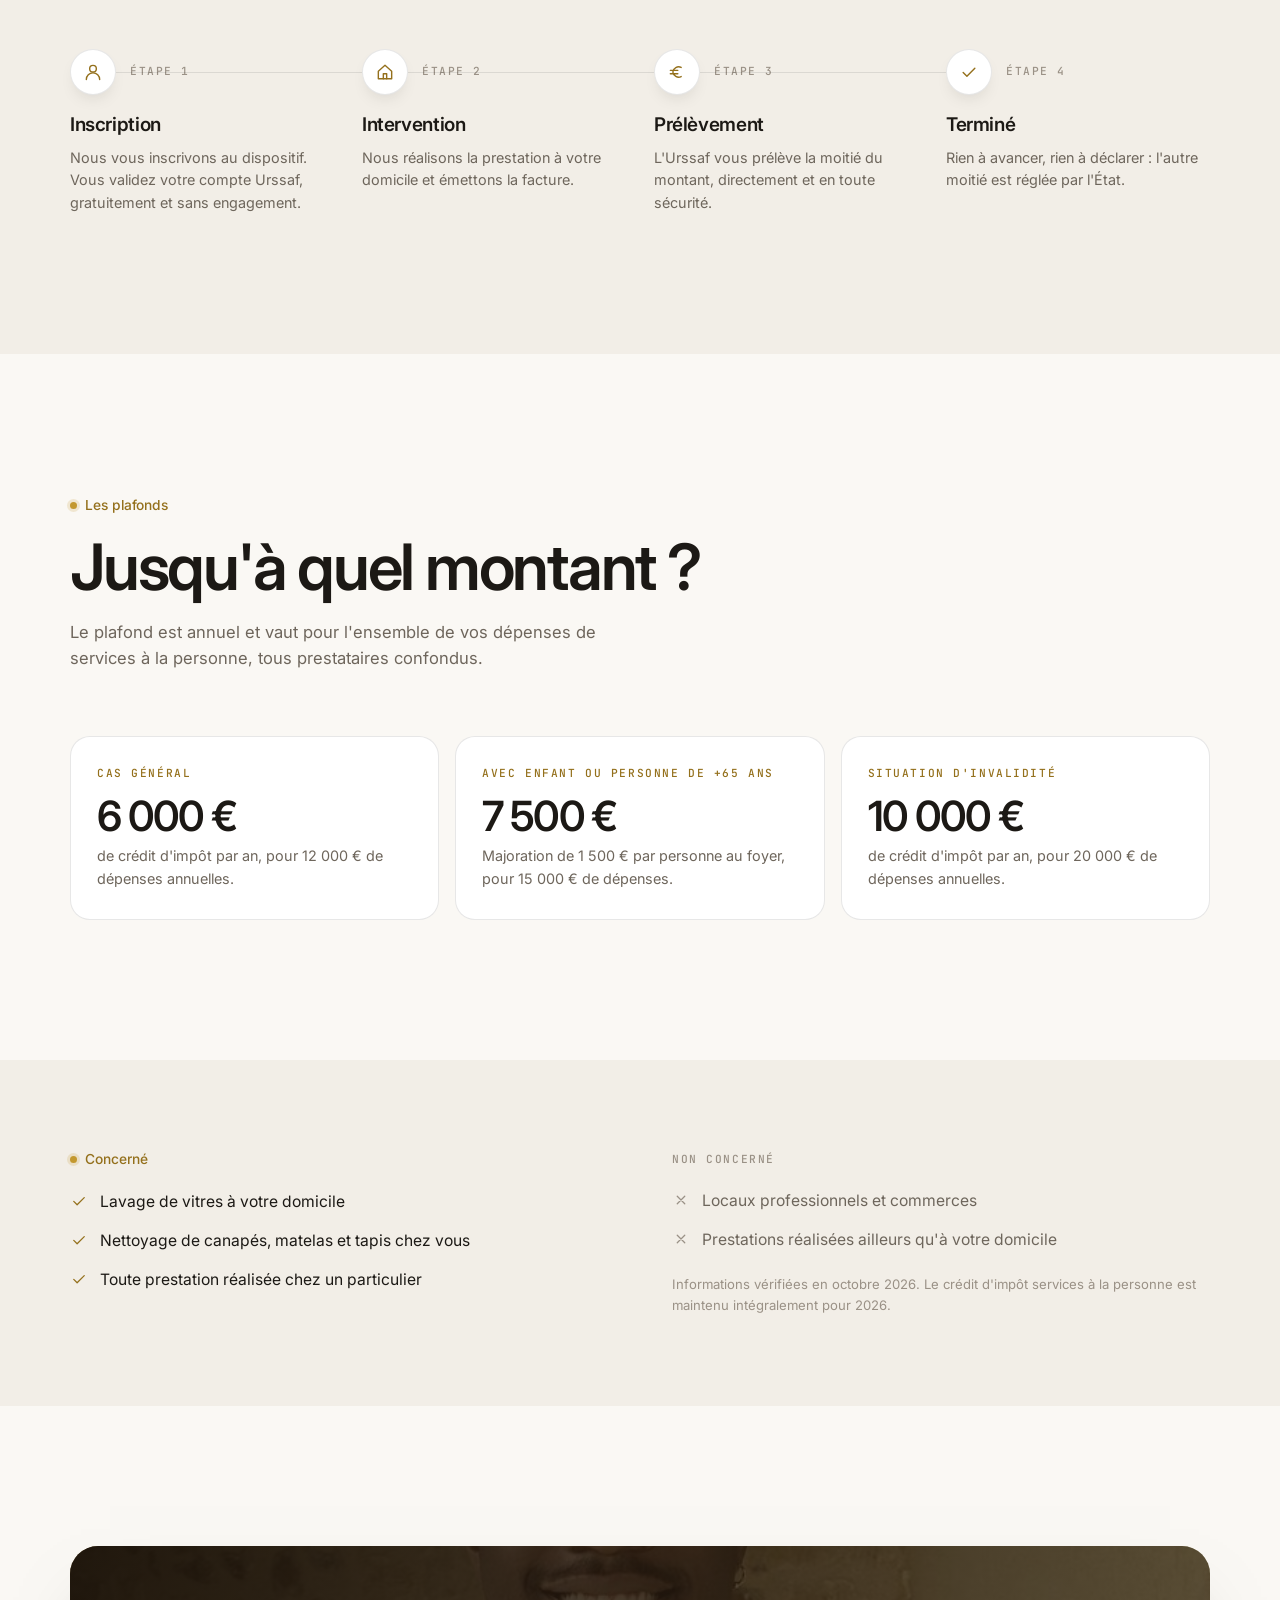
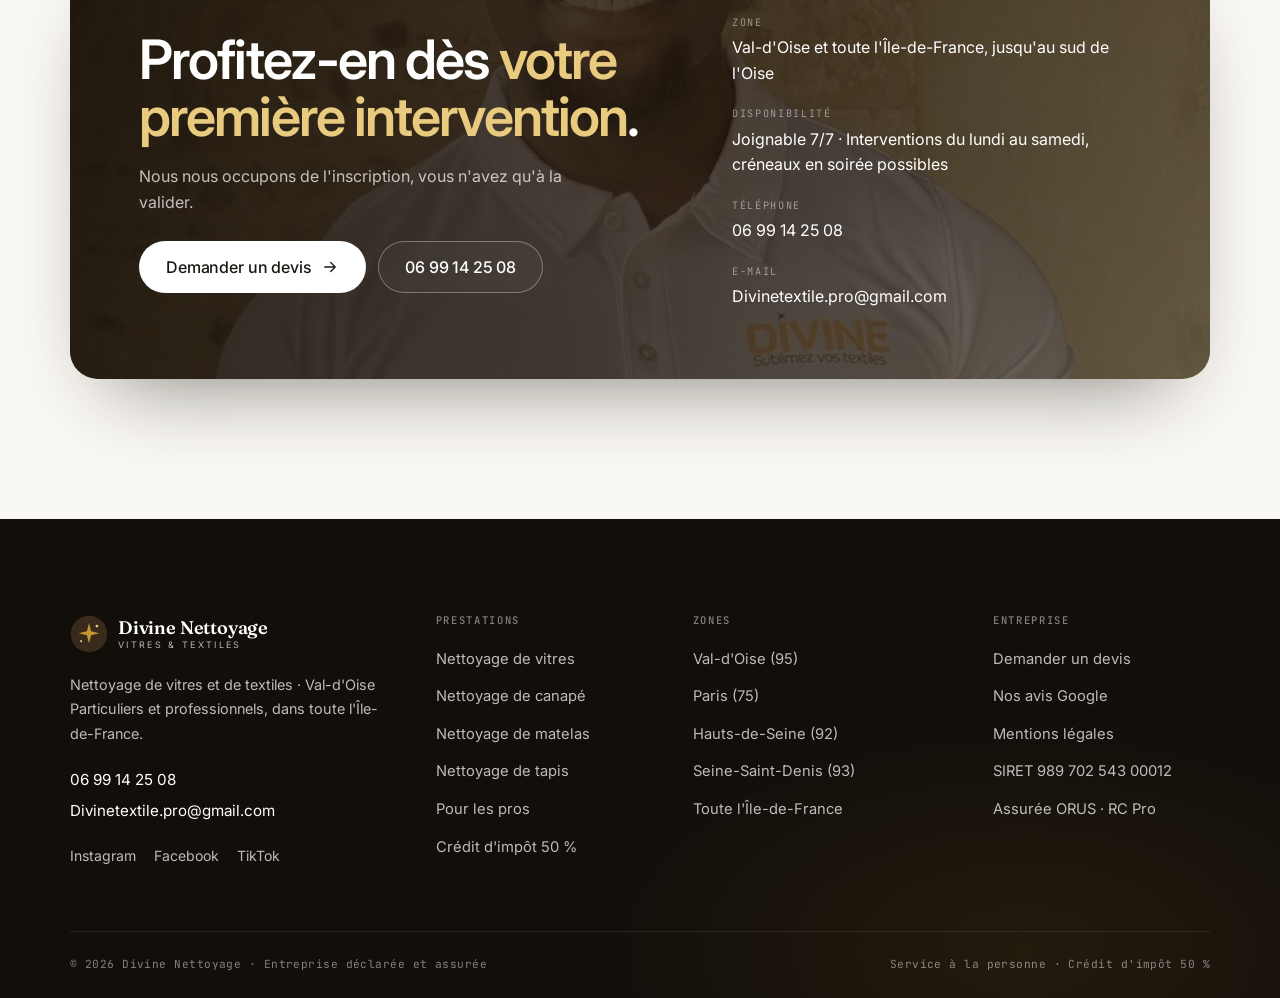
<file: divine-nettoyage/credit-impot.html>
<!doctype html>
<html lang="fr">
<head>
<meta charset="utf-8">
<meta name="viewport" content="width=device-width, initial-scale=1, viewport-fit=cover">
<title>Crédit d'impôt 50 % et avance immédiate Urssaf | Divine Nettoyage</title>
<meta name="claude:viewport-fit-sides" content="cover">
<meta name="description" content="Nettoyage de vitres et de textiles à domicile : 50 % de crédit d&#x27;impôt avec l&#x27;avance immédiate de l&#x27;Urssaf via Unipros. Vous ne réglez que la moitié.">
<link rel="canonical" href="https://divinenettoyage.fr/credit-impot.html">
<meta name="robots" content="index, follow, max-image-preview:large">
<meta name="geo.region" content="FR-95">
<meta name="geo.placename" content="Val-d'Oise, Île-de-France">
<meta property="og:type" content="website">
<meta property="og:locale" content="fr_FR">
<meta property="og:site_name" content="Divine Nettoyage">
<meta property="og:url" content="https://divinenettoyage.fr/credit-impot.html">
<meta property="og:title" content="Crédit d&#x27;impôt 50 % et avance immédiate Urssaf | Divine Nettoyage">
<meta property="og:description" content="Nettoyage de vitres et de textiles à domicile : 50 % de crédit d&#x27;impôt avec l&#x27;avance immédiate de l&#x27;Urssaf via Unipros. Vous ne réglez que la moitié.">
<meta property="og:image" content="https://divinenettoyage.fr/images/partage.jpg">
<meta name="twitter:card" content="summary_large_image">
<meta name="theme-color" content="#120E0A">
<link rel="icon" href="favicon.ico" sizes="any">
<link rel="icon" type="image/png" href="images/icon-192.png">
<link rel="apple-touch-icon" href="images/icon-180.png">
<link rel="preconnect" href="https://fonts.googleapis.com">
<link rel="preconnect" href="https://fonts.gstatic.com" crossorigin>
<link rel="stylesheet" href="https://fonts.googleapis.com/css2?family=Inter:wght@400;500;600;700&family=JetBrains+Mono:wght@400;500&family=Fraunces:opsz,wght@9..144,600&display=swap">
<link rel="stylesheet" href="assets/style.css">

<script type="application/ld+json">{"@context": "https://schema.org", "@type": "HomeAndConstructionBusiness", "@id": "https://divinenettoyage.fr/#entreprise", "name": "Divine Nettoyage", "description": "Nettoyage de textiles d'ameublement (canapés, matelas, tapis, sièges de voiture) par injection-extraction et lavage de vitres, à domicile et pour les professionnels, en Val-d'Oise et dans toute l'Île-de-France.", "url": "https://divinenettoyage.fr/", "email": "Divinetextile.pro@gmail.com", "telephone": "+33699142508", "image": "https://divinenettoyage.fr/images/partage.jpg", "logo": "https://divinenettoyage.fr/images/icon-512.png", "priceRange": "€€", "currenciesAccepted": "EUR", "paymentAccepted": "Carte bancaire, virement, espèces", "address": {"@type": "PostalAddress", "streetAddress": "16 rue de la Fontaine Hurée", "addressLocality": "Ronquerolles", "postalCode": "95340", "addressRegion": "Île-de-France", "addressCountry": "FR"}, "areaServed": [{"@type": "AdministrativeArea", "name": "Val-d'Oise (95)"}, {"@type": "AdministrativeArea", "name": "Paris (75)"}, {"@type": "AdministrativeArea", "name": "Hauts-de-Seine (92)"}, {"@type": "AdministrativeArea", "name": "Seine-Saint-Denis (93)"}, {"@type": "AdministrativeArea", "name": "Val-de-Marne (94)"}, {"@type": "AdministrativeArea", "name": "Yvelines (78)"}, {"@type": "AdministrativeArea", "name": "Essonne (91)"}, {"@type": "AdministrativeArea", "name": "Seine-et-Marne (77)"}], "aggregateRating": {"@type": "AggregateRating", "ratingValue": "5.0", "reviewCount": "43"}, "sameAs": ["https://www.instagram.com/divinenettoyage", "https://www.facebook.com/share/1EhrKePbFw/", "https://www.tiktok.com/@divinetextile"]}</script>
</head>
<body>

<header class="site-header" id="top">
  <div class="bar">
    <a class="brand" href="index.html" aria-label="Divine Nettoyage, accueil"><svg viewBox="0 0 48 48" aria-hidden="true"><circle class="bg" cx="24" cy="24" r="23" fill="#3A2A1C"/><path d="M24 10 L26.6 20.4 L37 23 L26.6 25.6 L24 36 L21.4 25.6 L11 23 L21.4 20.4 Z" fill="#C3982F"/><circle cx="34" cy="14" r="1.8" fill="#E3C77A"/><circle cx="14" cy="33" r="1.3" fill="#E3C77A"/></svg><span class="brand-txt"><span class="brand-name">Divine Nettoyage</span><span class="brand-sub">Vitres &amp; Textiles</span></span></a>
    <nav class="mainnav" aria-label="Navigation principale">
      <div class="dd">
        <button type="button" aria-haspopup="true" aria-expanded="false">Prestations <svg viewBox="0 0 24 24" fill="none" stroke="currentColor" stroke-width="1.7" stroke-linecap="round" stroke-linejoin="round" aria-hidden="true"><path d="M6 9l6 6 6-6"/></svg></button>
        <div class="dd-menu"><a href="nettoyage-vitres.html">Nettoyage de vitres<small>Sur devis</small></a><a href="nettoyage-canape.html">Nettoyage de canapé<small>dès 80 €</small></a><a href="nettoyage-matelas.html">Nettoyage de matelas<small>dès 70 €</small></a><a href="nettoyage-tapis.html">Nettoyage de tapis<small>dès 50 €</small></a></div>
      </div>
      <a href="professionnels.html">Pros</a>
      <a href="zones.html">Zones</a>
      <a href="credit-impot.html" aria-current="page">Crédit d'impôt</a>
      <a href="index.html#avis">Avis</a>
      <a href="index.html#contact">Contact</a>
    </nav>
    <div class="hdr-right">
      <a class="hdr-tel" href="tel:+33699142508"><svg viewBox="0 0 24 24" fill="none" stroke="currentColor" stroke-width="1.7" stroke-linecap="round" stroke-linejoin="round" aria-hidden="true"><path d="M5 4h4l2 5-2.5 1.5a11 11 0 005 5L15 13l5 2v4a2 2 0 01-2 2A16 16 0 013 6a2 2 0 012-2"/></svg>06 99 14 25 08</a>
      <a class="btn btn-white hdr-cta" href="devis.html">Devis gratuit <svg viewBox="0 0 24 24" fill="none" stroke="currentColor" stroke-width="1.7" stroke-linecap="round" stroke-linejoin="round" aria-hidden="true"><path d="M9 6l6 6-6 6"/></svg></a>
      <button class="burger" type="button" aria-label="Ouvrir le menu" aria-controls="mnav" aria-expanded="false"><svg viewBox="0 0 24 24" fill="none" stroke="currentColor" stroke-width="1.7" stroke-linecap="round" stroke-linejoin="round" aria-hidden="true"><path d="M4 8h16M4 16h16"/></svg></button>
    </div>
  </div>
</header>
<div class="mnav" id="mnav" role="dialog" aria-modal="true" aria-label="Menu">
  <div class="mnav-top"><a class="brand" href="index.html" aria-label="Divine Nettoyage, accueil"><svg viewBox="0 0 48 48" aria-hidden="true"><circle class="bg" cx="24" cy="24" r="23" fill="#3A2A1C"/><path d="M24 10 L26.6 20.4 L37 23 L26.6 25.6 L24 36 L21.4 25.6 L11 23 L21.4 20.4 Z" fill="#C3982F"/><circle cx="34" cy="14" r="1.8" fill="#E3C77A"/><circle cx="14" cy="33" r="1.3" fill="#E3C77A"/></svg><span class="brand-txt"><span class="brand-name">Divine Nettoyage</span><span class="brand-sub">Vitres &amp; Textiles</span></span></a><button class="burger" type="button" aria-label="Fermer le menu"><svg viewBox="0 0 24 24" fill="none" stroke="currentColor" stroke-width="1.7" stroke-linecap="round" stroke-linejoin="round" aria-hidden="true"><path d="M6 6l12 12M18 6L6 18"/></svg></button></div>
  <nav aria-label="Menu mobile">
    <a href="index.html">Accueil</a>
    <a class="sub" href="nettoyage-vitres.html">Nettoyage de vitres<small>Sur devis</small></a><a class="sub" href="nettoyage-canape.html">Nettoyage de canapé<small>dès 80 €</small></a><a class="sub" href="nettoyage-matelas.html">Nettoyage de matelas<small>dès 70 €</small></a><a class="sub" href="nettoyage-tapis.html">Nettoyage de tapis<small>dès 50 €</small></a>
    <a href="professionnels.html">Professionnels</a>
    <a href="zones.html">Zones d'intervention</a>
    <a href="credit-impot.html">Crédit d'impôt</a>
    <a href="index.html#avis">Avis clients</a>
  </nav>
  <div class="mnav-cta">
    <a class="btn btn-white" href="devis.html">Demander un devis gratuit</a>
    <a class="btn btn-ghost" href="tel:+33699142508"><svg viewBox="0 0 24 24" fill="none" stroke="currentColor" stroke-width="1.7" stroke-linecap="round" stroke-linejoin="round" aria-hidden="true"><path d="M5 4h4l2 5-2.5 1.5a11 11 0 005 5L15 13l5 2v4a2 2 0 01-2 2A16 16 0 013 6a2 2 0 012-2"/></svg> 06 99 14 25 08</a>
    <p>Joignable 7 jours sur 7 · Réponse sous 24 h</p>
  </div>
</div>
<main id="main">

<section class="hero page-hero">
  <div class="hero-media" style="--pos:50% 35%"><img src="images/jensen-veranda.jpg" alt="" fetchpriority="high"></div>
  <div class="wrap">
    <nav class="crumbs" aria-label="Fil d'Ariane"><a href="index.html">Accueil</a><i>›</i><span aria-current="page">Crédit d'impôt</span></nav>
    <span class="pill-tag">Services à la personne</span>
    <h1>Vous ne réglez que la moitié.</h1>
    <p class="lede">Nos prestations à domicile ouvrent droit au crédit d'impôt « services à la personne » : 50 % de la facture vous est rendu par l'État. Avec l'avance immédiate de l'Urssaf, vous n'avancez même pas cette moitié.</p>
    <div class="actions">
      <a class="btn btn-white" href="devis.html">Vérifier mon éligibilité <svg viewBox="0 0 24 24" fill="none" stroke="currentColor" stroke-width="1.7" stroke-linecap="round" stroke-linejoin="round" aria-hidden="true"><path d="M5 12h14M13 6l6 6-6 6"/></svg></a>
      <a class="btn btn-ghost" href="tel:+33699142508"><svg viewBox="0 0 24 24" fill="none" stroke="currentColor" stroke-width="1.7" stroke-linecap="round" stroke-linejoin="round" aria-hidden="true"><path d="M5 4h4l2 5-2.5 1.5a11 11 0 005 5L15 13l5 2v4a2 2 0 01-2 2A16 16 0 013 6a2 2 0 012-2"/></svg> 06 99 14 25 08</a>
    </div>
  </div>
</section>
<section class="section">
  <div class="wrap split" style="align-items:center">
    <div class="reveal"><span class="eyebrow">Le principe</span><h2 style="margin-top:14px">Sur une facture de 100 €, vous en réglez 50.</h2>
      <p>L'autre moitié est prélevée par l'Urssaf, qui nous la verse directement. Vous ne faites aucune avance et vous n'avez rien à déclarer l'année suivante.</p>
      <p>Dispositif officiel d'avance immédiate du crédit d'impôt, mis en place par l'Urssaf et la Direction générale des Finances publiques. Nous passons par la coopérative <b>Unipros</b>, qui garantit un cadre administratif conforme et sécurisé. L'inscription est gratuite et sans engagement.</p></div>
    <div class="split-amount reveal">
      <div class="amount you"><b>50 €</b><h3>Votre part</h3><p>Réglée au moment de la prestation, comme n'importe quelle facture.</p></div>
      <div class="amount state"><b>50 €</b><h3>Pris en charge</h3><p>Prélevés par l'Urssaf et versés directement à l'entreprise.</p></div>
    </div>
  </div>
</section>
<section class="section band">
  <div class="wrap">
    <div class="shead"><span class="eyebrow">En pratique</span><h2>Quatre étapes,<br>une seule de votre côté.</h2></div>
    <div class="steps"><div class="step reveal"><div class="head"><span class="ic"><svg viewBox="0 0 24 24" fill="none" stroke="currentColor" stroke-width="1.7" stroke-linecap="round" stroke-linejoin="round" aria-hidden="true"><circle cx="12" cy="8" r="4"/><path d="M4 21a8 8 0 0116 0"/></svg></span><span class="mono">Étape 1</span></div><h3>Inscription</h3><p>Nous vous inscrivons au dispositif. Vous validez votre compte Urssaf, gratuitement et sans engagement.</p></div><div class="step reveal"><div class="head"><span class="ic"><svg viewBox="0 0 24 24" fill="none" stroke="currentColor" stroke-width="1.7" stroke-linecap="round" stroke-linejoin="round" aria-hidden="true"><path d="M4 11l8-7 8 7v9H4z"/><path d="M10 20v-6h4v6"/></svg></span><span class="mono">Étape 2</span></div><h3>Intervention</h3><p>Nous réalisons la prestation à votre domicile et émettons la facture.</p></div><div class="step reveal"><div class="head"><span class="ic"><svg viewBox="0 0 24 24" fill="none" stroke="currentColor" stroke-width="1.7" stroke-linecap="round" stroke-linejoin="round" aria-hidden="true"><path d="M17 6.5A7 7 0 007 12a7 7 0 0010 5.5M4 10h9M4 14h9"/></svg></span><span class="mono">Étape 3</span></div><h3>Prélèvement</h3><p>L'Urssaf vous prélève la moitié du montant, directement et en toute sécurité.</p></div><div class="step reveal"><div class="head"><span class="ic"><svg viewBox="0 0 24 24" fill="none" stroke="currentColor" stroke-width="1.7" stroke-linecap="round" stroke-linejoin="round" aria-hidden="true"><path d="M5 12.5l4.5 4.5L19 7.5"/></svg></span><span class="mono">Étape 4</span></div><h3>Terminé</h3><p>Rien à avancer, rien à déclarer : l'autre moitié est réglée par l'État.</p></div></div>
  </div>
</section>
<section class="section">
  <div class="wrap">
    <div class="shead"><span class="eyebrow">Les plafonds</span><h2>Jusqu'à quel montant&nbsp;?</h2><p>Le plafond est annuel et vaut pour l'ensemble de vos dépenses de services à la personne, tous prestataires confondus.</p></div>
    <div class="caps">
      <div class="cap reveal"><span class="mono">Cas général</span><b>6 000 €</b><p>de crédit d'impôt par an, pour 12 000 € de dépenses annuelles.</p></div>
      <div class="cap reveal"><span class="mono">Avec enfant ou personne de +65 ans</span><b>7 500 €</b><p>Majoration de 1 500 € par personne au foyer, pour 15 000 € de dépenses.</p></div>
      <div class="cap reveal"><span class="mono">Situation d'invalidité</span><b>10 000 €</b><p>de crédit d'impôt par an, pour 20 000 € de dépenses annuelles.</p></div>
    </div>
  </div>
</section>
<section class="section tight band">
  <div class="wrap compare">
    <div class="reveal"><h3><span class="eyebrow">Concerné</span></h3><ul class="checks "><li><svg viewBox="0 0 24 24" fill="none" stroke="currentColor" stroke-width="1.7" stroke-linecap="round" stroke-linejoin="round" aria-hidden="true"><path d="M5 12.5l4.5 4.5L19 7.5"/></svg><span>Lavage de vitres à votre domicile</span></li><li><svg viewBox="0 0 24 24" fill="none" stroke="currentColor" stroke-width="1.7" stroke-linecap="round" stroke-linejoin="round" aria-hidden="true"><path d="M5 12.5l4.5 4.5L19 7.5"/></svg><span>Nettoyage de canapés, matelas et tapis chez vous</span></li><li><svg viewBox="0 0 24 24" fill="none" stroke="currentColor" stroke-width="1.7" stroke-linecap="round" stroke-linejoin="round" aria-hidden="true"><path d="M5 12.5l4.5 4.5L19 7.5"/></svg><span>Toute prestation réalisée chez un particulier</span></li></ul></div>
    <div class="reveal"><h3><span class="mono" style="color:var(--ink-3)">Non concerné</span></h3><ul class="checks x"><li><svg viewBox="0 0 24 24" fill="none" stroke="currentColor" stroke-width="1.7" stroke-linecap="round" stroke-linejoin="round" aria-hidden="true"><path d="M7 7l10 10M17 7L7 17"/></svg><span>Locaux professionnels et commerces</span></li><li><svg viewBox="0 0 24 24" fill="none" stroke="currentColor" stroke-width="1.7" stroke-linecap="round" stroke-linejoin="round" aria-hidden="true"><path d="M7 7l10 10M17 7L7 17"/></svg><span>Prestations réalisées ailleurs qu'à votre domicile</span></li></ul>
      <p class="fine-note">Informations vérifiées en octobre 2026. Le crédit d'impôt services à la personne est maintenu intégralement pour 2026.</p></div>
  </div>
</section>

<section class="section" id="contact">
  <div class="wrap">
    <div class="ctacard reveal">
      <img src="images/jensen-portrait.jpg" alt="" loading="lazy">
      <div class="l">
        <h2>Profitez-en dès <span class="gold">votre première intervention</span>.</h2>
        <p>Nous nous occupons de l'inscription, vous n'avez qu'à la valider.</p>
        <div class="actions">
          <a class="btn btn-white" href="devis.html">Demander un devis <svg viewBox="0 0 24 24" fill="none" stroke="currentColor" stroke-width="1.7" stroke-linecap="round" stroke-linejoin="round" aria-hidden="true"><path d="M5 12h14M13 6l6 6-6 6"/></svg></a>
          <a class="btn btn-ghost" href="tel:+33699142508">06 99 14 25 08</a>
        </div>
      </div>
      <dl>
        <div><dt>Zone</dt><dd>Val-d'Oise et toute l'Île-de-France, jusqu'au sud de l'Oise</dd></div>
        <div><dt>Disponibilité</dt><dd>Joignable 7/7 · Interventions du lundi au samedi, créneaux en soirée possibles</dd></div>
        <div><dt>Téléphone</dt><dd><a href="tel:+33699142508">06 99 14 25 08</a></dd></div>
        <div><dt>E-mail</dt><dd><a href="mailto:Divinetextile.pro@gmail.com">Divinetextile.pro@gmail.com</a></dd></div>
      </dl>
    </div>
  </div>
</section>

</main>

<footer class="site-footer">
  <div class="wrap">
    <div class="fgrid">
      <div class="fbrand">
        <a class="brand" href="index.html" aria-label="Divine Nettoyage, accueil"><svg viewBox="0 0 48 48" aria-hidden="true"><circle class="bg" cx="24" cy="24" r="23" fill="#3A2A1C"/><path d="M24 10 L26.6 20.4 L37 23 L26.6 25.6 L24 36 L21.4 25.6 L11 23 L21.4 20.4 Z" fill="#C3982F"/><circle cx="34" cy="14" r="1.8" fill="#E3C77A"/><circle cx="14" cy="33" r="1.3" fill="#E3C77A"/></svg><span class="brand-txt"><span class="brand-name">Divine Nettoyage</span><span class="brand-sub">Vitres &amp; Textiles</span></span></a>
        <p>Nettoyage de vitres et de textiles · Val-d'Oise<br>Particuliers et professionnels, dans toute l'Île-de-France.</p>
        <div class="contact"><a href="tel:+33699142508">06 99 14 25 08</a><a href="mailto:Divinetextile.pro@gmail.com">Divinetextile.pro@gmail.com</a></div>
        <div class="fsoc"><a href="https://www.instagram.com/divinenettoyage" target="_blank" rel="noopener">Instagram</a><a href="https://www.facebook.com/share/1EhrKePbFw/" target="_blank" rel="noopener">Facebook</a><a href="https://www.tiktok.com/@divinetextile" target="_blank" rel="noopener">TikTok</a></div>
      </div>
      <div class="fcol"><h4>Prestations</h4><ul><li><a href="nettoyage-vitres.html">Nettoyage de vitres</a></li><li><a href="nettoyage-canape.html">Nettoyage de canapé</a></li><li><a href="nettoyage-matelas.html">Nettoyage de matelas</a></li><li><a href="nettoyage-tapis.html">Nettoyage de tapis</a></li><li><a href="professionnels.html">Pour les pros</a></li><li><a href="credit-impot.html">Crédit d'impôt 50 %</a></li></ul></div>
      <div class="fcol"><h4>Zones</h4><ul><li><a href="zones.html">Val-d'Oise (95)</a></li><li><a href="zones.html">Paris (75)</a></li><li><a href="zones.html">Hauts-de-Seine (92)</a></li><li><a href="zones.html">Seine-Saint-Denis (93)</a></li><li><a href="zones.html">Toute l'Île-de-France</a></li></ul></div>
      <div class="fcol"><h4>Entreprise</h4><ul><li><a href="devis.html">Demander un devis</a></li><li><a href="https://share.google/4LWD04qh5UaOUdYKN" target="_blank" rel="noopener">Nos avis Google</a></li><li><a href="mentions-legales.html">Mentions légales</a></li><li><span>SIRET 989 702 543 00012</span></li><li><span>Assurée ORUS · RC Pro</span></li></ul></div>
    </div>
  </div>
  <div class="wrap"><div class="fbottom"><span>© <span class="yr">2026</span> Divine Nettoyage · Entreprise déclarée et assurée</span><span>Service à la personne · Crédit d'impôt 50 %</span></div></div>
</footer>
<script src="assets/site.js"></script>

</body>
</html>
</file>
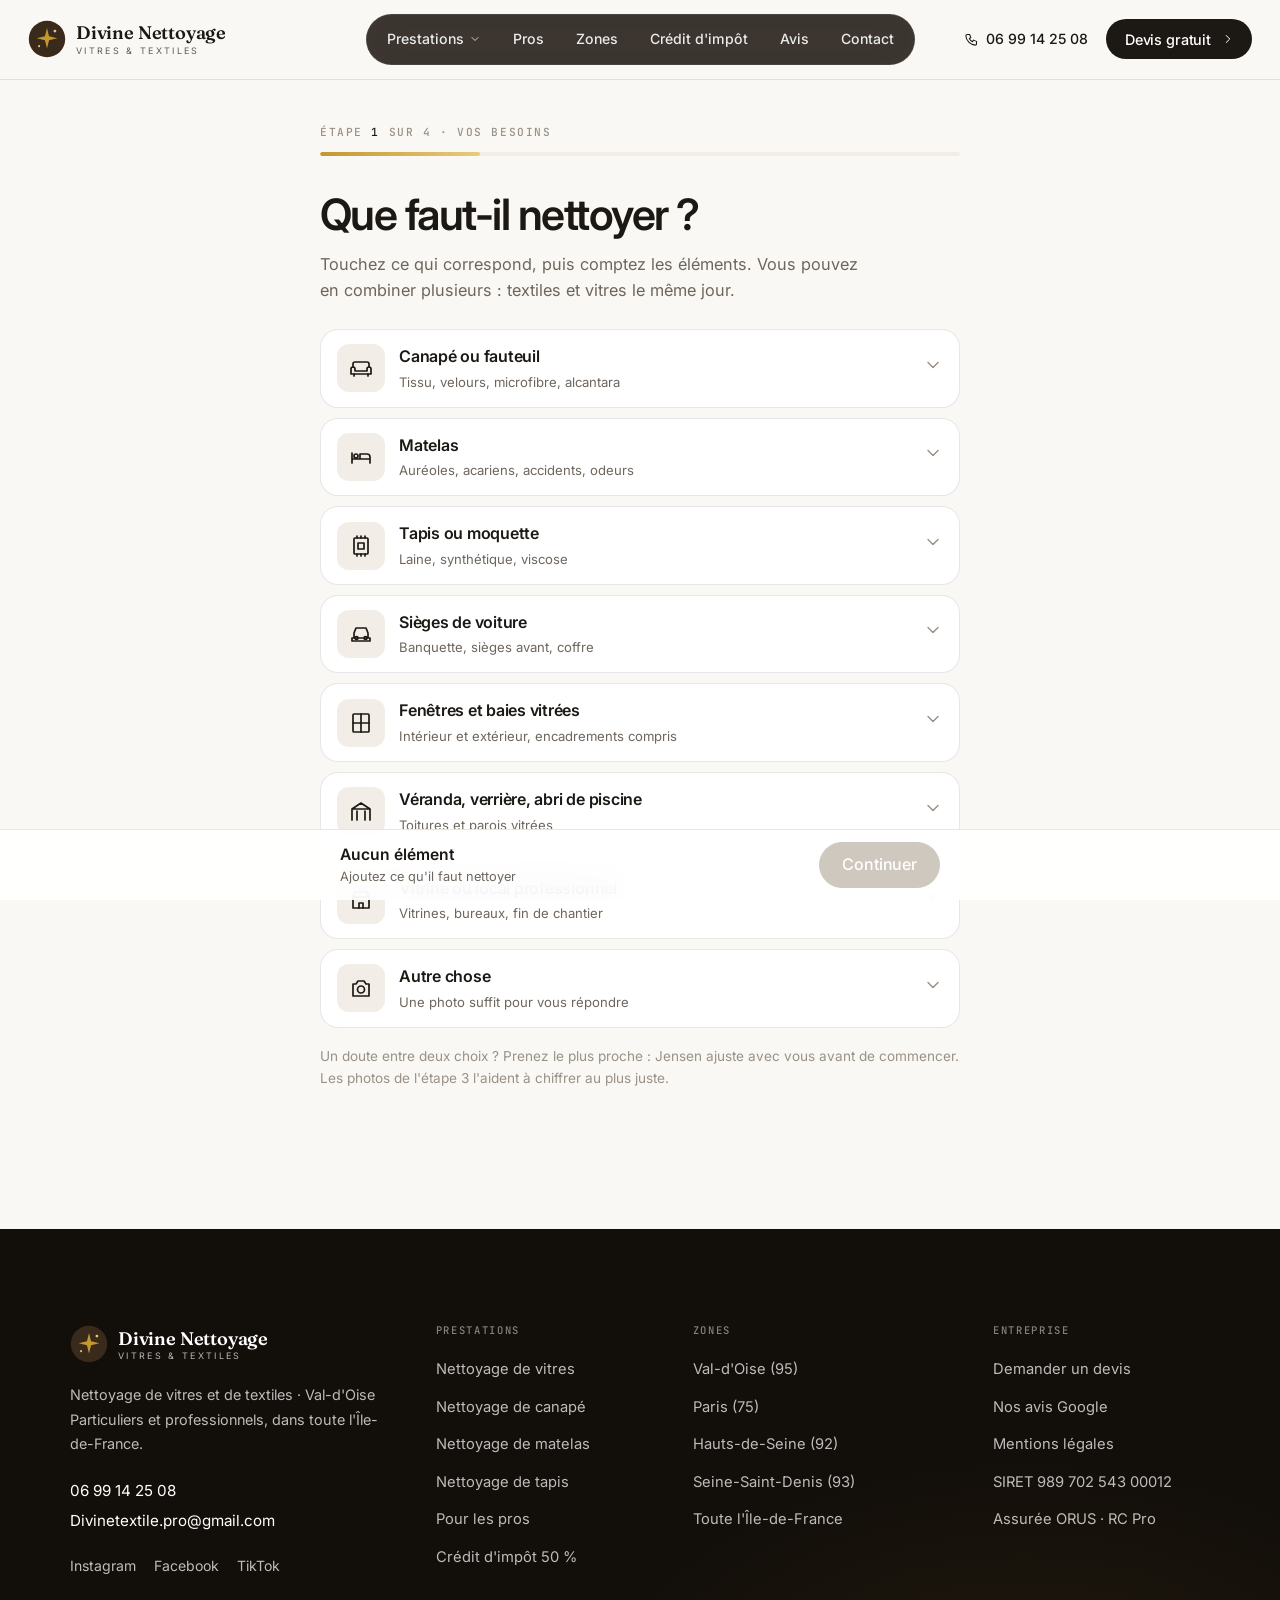
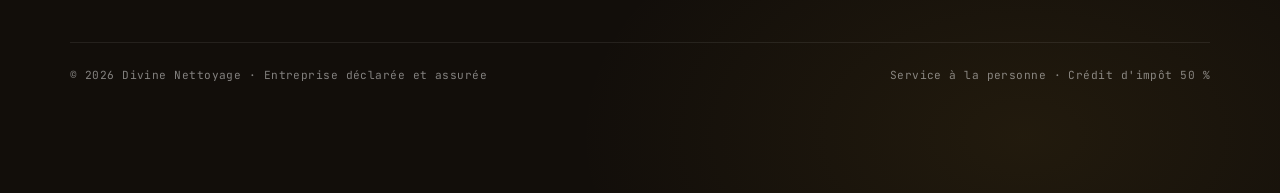
<file: divine-nettoyage/devis.html>
<!doctype html>
<html lang="fr">
<head>
<meta charset="utf-8">
<meta name="viewport" content="width=device-width, initial-scale=1, viewport-fit=cover">
<title>Devis gratuit en ligne | Divine Nettoyage</title>
<meta name="claude:viewport-fit-sides" content="cover">
<meta name="description" content="Demandez votre devis gratuit de nettoyage de vitres, canapé, matelas ou tapis en 2 minutes. Réponse sous 24 h, crédit d&#x27;impôt de 50 % pour les particuliers.">
<link rel="canonical" href="https://divinenettoyage.fr/devis.html">
<meta name="robots" content="index, follow, max-image-preview:large">
<meta name="geo.region" content="FR-95">
<meta name="geo.placename" content="Val-d'Oise, Île-de-France">
<meta property="og:type" content="website">
<meta property="og:locale" content="fr_FR">
<meta property="og:site_name" content="Divine Nettoyage">
<meta property="og:url" content="https://divinenettoyage.fr/devis.html">
<meta property="og:title" content="Devis gratuit en ligne | Divine Nettoyage">
<meta property="og:description" content="Demandez votre devis gratuit de nettoyage de vitres, canapé, matelas ou tapis en 2 minutes. Réponse sous 24 h, crédit d&#x27;impôt de 50 % pour les particuliers.">
<meta property="og:image" content="https://divinenettoyage.fr/images/partage.jpg">
<meta name="twitter:card" content="summary_large_image">
<meta name="theme-color" content="#120E0A">
<link rel="icon" href="favicon.ico" sizes="any">
<link rel="icon" type="image/png" href="images/icon-192.png">
<link rel="apple-touch-icon" href="images/icon-180.png">
<link rel="preconnect" href="https://fonts.googleapis.com">
<link rel="preconnect" href="https://fonts.gstatic.com" crossorigin>
<link rel="stylesheet" href="https://fonts.googleapis.com/css2?family=Inter:wght@400;500;600;700&family=JetBrains+Mono:wght@400;500&family=Fraunces:opsz,wght@9..144,600&display=swap">
<link rel="stylesheet" href="assets/style.css">
<link rel="stylesheet" href="assets/devis.css">

</head>
<body>

<header class="site-header light" id="top">
  <div class="bar">
    <a class="brand" href="index.html" aria-label="Divine Nettoyage, accueil"><svg viewBox="0 0 48 48" aria-hidden="true"><circle class="bg" cx="24" cy="24" r="23" fill="#3A2A1C"/><path d="M24 10 L26.6 20.4 L37 23 L26.6 25.6 L24 36 L21.4 25.6 L11 23 L21.4 20.4 Z" fill="#C3982F"/><circle cx="34" cy="14" r="1.8" fill="#E3C77A"/><circle cx="14" cy="33" r="1.3" fill="#E3C77A"/></svg><span class="brand-txt"><span class="brand-name">Divine Nettoyage</span><span class="brand-sub">Vitres &amp; Textiles</span></span></a>
    <nav class="mainnav" aria-label="Navigation principale">
      <div class="dd">
        <button type="button" aria-haspopup="true" aria-expanded="false">Prestations <svg viewBox="0 0 24 24" fill="none" stroke="currentColor" stroke-width="1.7" stroke-linecap="round" stroke-linejoin="round" aria-hidden="true"><path d="M6 9l6 6 6-6"/></svg></button>
        <div class="dd-menu"><a href="nettoyage-vitres.html">Nettoyage de vitres<small>Sur devis</small></a><a href="nettoyage-canape.html">Nettoyage de canapé<small>dès 80 €</small></a><a href="nettoyage-matelas.html">Nettoyage de matelas<small>dès 70 €</small></a><a href="nettoyage-tapis.html">Nettoyage de tapis<small>dès 50 €</small></a></div>
      </div>
      <a href="professionnels.html">Pros</a>
      <a href="zones.html">Zones</a>
      <a href="credit-impot.html">Crédit d'impôt</a>
      <a href="index.html#avis">Avis</a>
      <a href="index.html#contact">Contact</a>
    </nav>
    <div class="hdr-right">
      <a class="hdr-tel" href="tel:+33699142508"><svg viewBox="0 0 24 24" fill="none" stroke="currentColor" stroke-width="1.7" stroke-linecap="round" stroke-linejoin="round" aria-hidden="true"><path d="M5 4h4l2 5-2.5 1.5a11 11 0 005 5L15 13l5 2v4a2 2 0 01-2 2A16 16 0 013 6a2 2 0 012-2"/></svg>06 99 14 25 08</a>
      <a class="btn btn-white hdr-cta" href="devis.html">Devis gratuit <svg viewBox="0 0 24 24" fill="none" stroke="currentColor" stroke-width="1.7" stroke-linecap="round" stroke-linejoin="round" aria-hidden="true"><path d="M9 6l6 6-6 6"/></svg></a>
      <button class="burger" type="button" aria-label="Ouvrir le menu" aria-controls="mnav" aria-expanded="false"><svg viewBox="0 0 24 24" fill="none" stroke="currentColor" stroke-width="1.7" stroke-linecap="round" stroke-linejoin="round" aria-hidden="true"><path d="M4 8h16M4 16h16"/></svg></button>
    </div>
  </div>
</header>
<div class="mnav" id="mnav" role="dialog" aria-modal="true" aria-label="Menu">
  <div class="mnav-top"><a class="brand" href="index.html" aria-label="Divine Nettoyage, accueil"><svg viewBox="0 0 48 48" aria-hidden="true"><circle class="bg" cx="24" cy="24" r="23" fill="#3A2A1C"/><path d="M24 10 L26.6 20.4 L37 23 L26.6 25.6 L24 36 L21.4 25.6 L11 23 L21.4 20.4 Z" fill="#C3982F"/><circle cx="34" cy="14" r="1.8" fill="#E3C77A"/><circle cx="14" cy="33" r="1.3" fill="#E3C77A"/></svg><span class="brand-txt"><span class="brand-name">Divine Nettoyage</span><span class="brand-sub">Vitres &amp; Textiles</span></span></a><button class="burger" type="button" aria-label="Fermer le menu"><svg viewBox="0 0 24 24" fill="none" stroke="currentColor" stroke-width="1.7" stroke-linecap="round" stroke-linejoin="round" aria-hidden="true"><path d="M6 6l12 12M18 6L6 18"/></svg></button></div>
  <nav aria-label="Menu mobile">
    <a href="index.html">Accueil</a>
    <a class="sub" href="nettoyage-vitres.html">Nettoyage de vitres<small>Sur devis</small></a><a class="sub" href="nettoyage-canape.html">Nettoyage de canapé<small>dès 80 €</small></a><a class="sub" href="nettoyage-matelas.html">Nettoyage de matelas<small>dès 70 €</small></a><a class="sub" href="nettoyage-tapis.html">Nettoyage de tapis<small>dès 50 €</small></a>
    <a href="professionnels.html">Professionnels</a>
    <a href="zones.html">Zones d'intervention</a>
    <a href="credit-impot.html">Crédit d'impôt</a>
    <a href="index.html#avis">Avis clients</a>
  </nav>
  <div class="mnav-cta">
    <a class="btn btn-white" href="devis.html">Demander un devis gratuit</a>
    <a class="btn btn-ghost" href="tel:+33699142508"><svg viewBox="0 0 24 24" fill="none" stroke="currentColor" stroke-width="1.7" stroke-linecap="round" stroke-linejoin="round" aria-hidden="true"><path d="M5 4h4l2 5-2.5 1.5a11 11 0 005 5L15 13l5 2v4a2 2 0 01-2 2A16 16 0 013 6a2 2 0 012-2"/></svg> 06 99 14 25 08</a>
    <p>Joignable 7 jours sur 7 · Réponse sous 24 h</p>
  </div>
</div>
<main id="main">

<section class="wz-wrap">
  <div class="wz">
    <div class="wz-top">
      <p class="mono wz-count">Étape <b id="wz-n">1</b> sur 4 · <span id="wz-label">Vos besoins</span></p>
      <div class="wz-bar" aria-hidden="true"><i id="wz-fill"></i></div>
    </div>

    <form id="devis" action="https://formsubmit.co/Divinetextile.pro@gmail.com" method="POST" enctype="multipart/form-data" novalidate>
      <input type="hidden" name="_subject" value="Nouvelle demande de devis — site Divine Nettoyage">
      <input type="hidden" name="_template" value="table">
      <input type="hidden" name="_captcha" value="false">
      <input type="hidden" name="_next" id="f-next" value="">
      <input type="text" name="_honey" class="sr-only" tabindex="-1" autocomplete="off" aria-hidden="true">
      <input type="hidden" name="Prestation" id="f-presta">
      <input type="hidden" name="Estimation" id="f-estim">

      <fieldset class="wz-step" data-step="1" data-label="Vos besoins">
        <legend><h1>Que faut-il nettoyer&nbsp;?</h1></legend>
        <p class="wz-lede">Touchez ce qui correspond, puis comptez les éléments. Vous pouvez en combiner plusieurs : textiles et vitres le même jour.</p>
        <div class="cats"><div class="cat" id="c-canape" data-cat="canape"><button type="button" class="cat-h" aria-expanded="false" aria-controls="p-canape"><span class="cat-ic"><svg viewBox="0 0 24 24" fill="none" stroke="currentColor" stroke-width="1.7" stroke-linecap="round" stroke-linejoin="round" aria-hidden="true"><path d="M4 11V8a2 2 0 012-2h12a2 2 0 012 2v3"/><path d="M2 13a2 2 0 014 0v2h12v-2a2 2 0 014 0v5H2z"/><path d="M5 18v2M19 18v2"/></svg></span><span class="cat-tx"><b>Canapé ou fauteuil</b><span>Tissu, velours, microfibre, alcantara</span></span><span class="cat-n" hidden>0</span><span class="cat-chev"><svg viewBox="0 0 24 24" fill="none" stroke="currentColor" stroke-width="1.7" stroke-linecap="round" stroke-linejoin="round" aria-hidden="true"><path d="M6 9l6 6 6-6"/></svg></span></button><div class="cat-p" id="p-canape" hidden><div class="it" data-id="canape2" data-name="Canapé 2 places" data-price="160"><div class="it-tx"><b>Canapé 2 places</b><span>dès 160 € · 80 € après crédit d'impôt</span></div><div class="qty"><button type="button" class="q-minus" aria-label="Retirer : Canapé 2 places">−</button><output aria-live="polite">0</output><button type="button" class="q-plus" aria-label="Ajouter : Canapé 2 places">+</button></div></div><div class="it" data-id="canape3" data-name="Canapé 3 places" data-price="180"><div class="it-tx"><b>Canapé 3 places</b><span>dès 180 € · 90 € après crédit d'impôt</span></div><div class="qty"><button type="button" class="q-minus" aria-label="Retirer : Canapé 3 places">−</button><output aria-live="polite">0</output><button type="button" class="q-plus" aria-label="Ajouter : Canapé 3 places">+</button></div></div><div class="it" data-id="canapeAngle" data-name="Canapé d&#x27;angle 5 places et plus" data-price="198"><div class="it-tx"><b>Canapé d'angle 5 places et plus</b><span>dès 198 € · 99 € après crédit d'impôt</span></div><div class="qty"><button type="button" class="q-minus" aria-label="Retirer : Canapé d&#x27;angle 5 places et plus">−</button><output aria-live="polite">0</output><button type="button" class="q-plus" aria-label="Ajouter : Canapé d&#x27;angle 5 places et plus">+</button></div></div><div class="it" data-id="fauteuil" data-name="Fauteuil"><div class="it-tx"><b>Fauteuil</b><span>Sur devis</span></div><div class="qty"><button type="button" class="q-minus" aria-label="Retirer : Fauteuil">−</button><output aria-live="polite">0</output><button type="button" class="q-plus" aria-label="Ajouter : Fauteuil">+</button></div></div><div class="it" data-id="chaise" data-name="Chaise ou banquette"><div class="it-tx"><b>Chaise ou banquette</b><span>Sur devis, à l'unité</span></div><div class="qty"><button type="button" class="q-minus" aria-label="Retirer : Chaise ou banquette">−</button><output aria-live="polite">0</output><button type="button" class="q-plus" aria-label="Ajouter : Chaise ou banquette">+</button></div></div></div></div><div class="cat" id="c-matelas" data-cat="matelas"><button type="button" class="cat-h" aria-expanded="false" aria-controls="p-matelas"><span class="cat-ic"><svg viewBox="0 0 24 24" fill="none" stroke="currentColor" stroke-width="1.7" stroke-linecap="round" stroke-linejoin="round" aria-hidden="true"><path d="M3 18V8M3 14h18v4M21 14v-2a3 3 0 00-3-3h-7v5"/><circle cx="7" cy="11" r="2"/></svg></span><span class="cat-tx"><b>Matelas</b><span>Auréoles, acariens, accidents, odeurs</span></span><span class="cat-n" hidden>0</span><span class="cat-chev"><svg viewBox="0 0 24 24" fill="none" stroke="currentColor" stroke-width="1.7" stroke-linecap="round" stroke-linejoin="round" aria-hidden="true"><path d="M6 9l6 6 6-6"/></svg></span></button><div class="cat-p" id="p-matelas" hidden><div class="it" data-id="matelas1" data-name="Matelas une place" data-price="140"><div class="it-tx"><b>Matelas une place</b><span>dès 140 € · 70 € après crédit d'impôt</span></div><div class="qty"><button type="button" class="q-minus" aria-label="Retirer : Matelas une place">−</button><output aria-live="polite">0</output><button type="button" class="q-plus" aria-label="Ajouter : Matelas une place">+</button></div></div><div class="it" data-id="matelas2" data-name="Matelas deux places"><div class="it-tx"><b>Matelas deux places</b><span>Supplément, sur devis</span></div><div class="qty"><button type="button" class="q-minus" aria-label="Retirer : Matelas deux places">−</button><output aria-live="polite">0</output><button type="button" class="q-plus" aria-label="Ajouter : Matelas deux places">+</button></div></div></div></div><div class="cat" id="c-tapis" data-cat="tapis"><button type="button" class="cat-h" aria-expanded="false" aria-controls="p-tapis"><span class="cat-ic"><svg viewBox="0 0 24 24" fill="none" stroke="currentColor" stroke-width="1.7" stroke-linecap="round" stroke-linejoin="round" aria-hidden="true"><rect x="5" y="4" width="14" height="16" rx="1"/><path d="M8 4V2M12 4V2M16 4V2M8 22v-2M12 22v-2M16 22v-2M9 9h6v6H9z"/></svg></span><span class="cat-tx"><b>Tapis ou moquette</b><span>Laine, synthétique, viscose</span></span><span class="cat-n" hidden>0</span><span class="cat-chev"><svg viewBox="0 0 24 24" fill="none" stroke="currentColor" stroke-width="1.7" stroke-linecap="round" stroke-linejoin="round" aria-hidden="true"><path d="M6 9l6 6 6-6"/></svg></span></button><div class="cat-p" id="p-tapis" hidden><div class="it" data-id="tapisPetit" data-name="Petit tapis" data-price="100"><div class="it-tx"><b>Petit tapis</b><span>dès 100 € · 50 € après crédit d'impôt</span></div><div class="qty"><button type="button" class="q-minus" aria-label="Retirer : Petit tapis">−</button><output aria-live="polite">0</output><button type="button" class="q-plus" aria-label="Ajouter : Petit tapis">+</button></div></div><div class="it" data-id="tapisGrand" data-name="Grand tapis"><div class="it-tx"><b>Grand tapis</b><span>Prix selon les dimensions</span></div><div class="qty"><button type="button" class="q-minus" aria-label="Retirer : Grand tapis">−</button><output aria-live="polite">0</output><button type="button" class="q-plus" aria-label="Ajouter : Grand tapis">+</button></div></div><div class="it" data-id="moquette" data-name="Moquette (par pièce)"><div class="it-tx"><b>Moquette (par pièce)</b><span>Au mètre carré, sur devis</span></div><div class="qty"><button type="button" class="q-minus" aria-label="Retirer : Moquette (par pièce)">−</button><output aria-live="polite">0</output><button type="button" class="q-plus" aria-label="Ajouter : Moquette (par pièce)">+</button></div></div></div></div><div class="cat" id="c-auto" data-cat="auto"><button type="button" class="cat-h" aria-expanded="false" aria-controls="p-auto"><span class="cat-ic"><svg viewBox="0 0 24 24" fill="none" stroke="currentColor" stroke-width="1.7" stroke-linecap="round" stroke-linejoin="round" aria-hidden="true"><path d="M5 16V11l2-5h10l2 5v5M3 16h18v3H3z"/><circle cx="7.5" cy="16" r="1.5"/><circle cx="16.5" cy="16" r="1.5"/></svg></span><span class="cat-tx"><b>Sièges de voiture</b><span>Banquette, sièges avant, coffre</span></span><span class="cat-n" hidden>0</span><span class="cat-chev"><svg viewBox="0 0 24 24" fill="none" stroke="currentColor" stroke-width="1.7" stroke-linecap="round" stroke-linejoin="round" aria-hidden="true"><path d="M6 9l6 6 6-6"/></svg></span></button><div class="cat-p" id="p-auto" hidden><div class="it" data-id="voiture" data-name="Véhicule"><div class="it-tx"><b>Véhicule</b><span>Sur devis</span></div><div class="qty"><button type="button" class="q-minus" aria-label="Retirer : Véhicule">−</button><output aria-live="polite">0</output><button type="button" class="q-plus" aria-label="Ajouter : Véhicule">+</button></div></div></div></div><div class="cat" id="c-vitres" data-cat="vitres"><button type="button" class="cat-h" aria-expanded="false" aria-controls="p-vitres"><span class="cat-ic"><svg viewBox="0 0 24 24" fill="none" stroke="currentColor" stroke-width="1.7" stroke-linecap="round" stroke-linejoin="round" aria-hidden="true"><rect x="4" y="3" width="16" height="18" rx="1"/><path d="M12 3v18M4 12h16"/></svg></span><span class="cat-tx"><b>Fenêtres et baies vitrées</b><span>Intérieur et extérieur, encadrements compris</span></span><span class="cat-n" hidden>0</span><span class="cat-chev"><svg viewBox="0 0 24 24" fill="none" stroke="currentColor" stroke-width="1.7" stroke-linecap="round" stroke-linejoin="round" aria-hidden="true"><path d="M6 9l6 6 6-6"/></svg></span></button><div class="cat-p" id="p-vitres" hidden><div class="it" data-id="fenetre" data-name="Fenêtre battante"><div class="it-tx"><b>Fenêtre battante</b><span>S'ouvre vers l'intérieur</span></div><div class="qty"><button type="button" class="q-minus" aria-label="Retirer : Fenêtre battante">−</button><output aria-live="polite">0</output><button type="button" class="q-plus" aria-label="Ajouter : Fenêtre battante">+</button></div></div><div class="it" data-id="coulissant" data-name="Fenêtre coulissante"><div class="it-tx"><b>Fenêtre coulissante</b><span>Les vitres glissent l'une derrière l'autre</span></div><div class="qty"><button type="button" class="q-minus" aria-label="Retirer : Fenêtre coulissante">−</button><output aria-live="polite">0</output><button type="button" class="q-plus" aria-label="Ajouter : Fenêtre coulissante">+</button></div></div><div class="it" data-id="baie" data-name="Baie vitrée ou porte-fenêtre"><div class="it-tx"><b>Baie vitrée ou porte-fenêtre</b><span>Descend jusqu'au sol</span></div><div class="qty"><button type="button" class="q-minus" aria-label="Retirer : Baie vitrée ou porte-fenêtre">−</button><output aria-live="polite">0</output><button type="button" class="q-plus" aria-label="Ajouter : Baie vitrée ou porte-fenêtre">+</button></div></div><div class="it" data-id="velux" data-name="Fenêtre de toit"><div class="it-tx"><b>Fenêtre de toit</b><span>Posée dans la pente du toit</span></div><div class="qty"><button type="button" class="q-minus" aria-label="Retirer : Fenêtre de toit">−</button><output aria-live="polite">0</output><button type="button" class="q-plus" aria-label="Ajouter : Fenêtre de toit">+</button></div></div><div class="it" data-id="miroir" data-name="Miroir ou paroi de douche"><div class="it-tx"><b>Miroir ou paroi de douche</b><span>Détartrage et polissage</span></div><div class="qty"><button type="button" class="q-minus" aria-label="Retirer : Miroir ou paroi de douche">−</button><output aria-live="polite">0</output><button type="button" class="q-plus" aria-label="Ajouter : Miroir ou paroi de douche">+</button></div></div></div></div><div class="cat" id="c-veranda" data-cat="veranda"><button type="button" class="cat-h" aria-expanded="false" aria-controls="p-veranda"><span class="cat-ic"><svg viewBox="0 0 24 24" fill="none" stroke="currentColor" stroke-width="1.7" stroke-linecap="round" stroke-linejoin="round" aria-hidden="true"><path d="M3 21V10l9-6 9 6v11M3 10h18M8 21v-9M16 21v-9"/></svg></span><span class="cat-tx"><b>Véranda, verrière, abri de piscine</b><span>Toitures et parois vitrées</span></span><span class="cat-n" hidden>0</span><span class="cat-chev"><svg viewBox="0 0 24 24" fill="none" stroke="currentColor" stroke-width="1.7" stroke-linecap="round" stroke-linejoin="round" aria-hidden="true"><path d="M6 9l6 6 6-6"/></svg></span></button><div class="cat-p" id="p-veranda" hidden><div class="it" data-id="verandaU" data-name="Véranda ou verrière"><div class="it-tx"><b>Véranda ou verrière</b><span>Sur devis</span></div><div class="qty"><button type="button" class="q-minus" aria-label="Retirer : Véranda ou verrière">−</button><output aria-live="polite">0</output><button type="button" class="q-plus" aria-label="Ajouter : Véranda ou verrière">+</button></div></div><div class="it" data-id="abri" data-name="Abri de piscine"><div class="it-tx"><b>Abri de piscine</b><span>Sur devis</span></div><div class="qty"><button type="button" class="q-minus" aria-label="Retirer : Abri de piscine">−</button><output aria-live="polite">0</output><button type="button" class="q-plus" aria-label="Ajouter : Abri de piscine">+</button></div></div><div class="it" data-id="gardecorps" data-name="Garde-corps vitré"><div class="it-tx"><b>Garde-corps vitré</b><span>Balcon, terrasse, escalier</span></div><div class="qty"><button type="button" class="q-minus" aria-label="Retirer : Garde-corps vitré">−</button><output aria-live="polite">0</output><button type="button" class="q-plus" aria-label="Ajouter : Garde-corps vitré">+</button></div></div></div></div><div class="cat" id="c-commerce" data-cat="commerce"><button type="button" class="cat-h" aria-expanded="false" aria-controls="p-commerce"><span class="cat-ic"><svg viewBox="0 0 24 24" fill="none" stroke="currentColor" stroke-width="1.7" stroke-linecap="round" stroke-linejoin="round" aria-hidden="true"><path d="M4 9l2-5h12l2 5M4 9v11h16V9M4 9h16"/><path d="M10 20v-5h4v5"/></svg></span><span class="cat-tx"><b>Vitrine ou local professionnel</b><span>Vitrines, bureaux, fin de chantier</span></span><span class="cat-n" hidden>0</span><span class="cat-chev"><svg viewBox="0 0 24 24" fill="none" stroke="currentColor" stroke-width="1.7" stroke-linecap="round" stroke-linejoin="round" aria-hidden="true"><path d="M6 9l6 6 6-6"/></svg></span></button><div class="cat-p" id="p-commerce" hidden><div class="it" data-id="vitrine" data-name="Vitrine de commerce"><div class="it-tx"><b>Vitrine de commerce</b><span>Façade, porte vitrée, sas</span></div><div class="qty"><button type="button" class="q-minus" aria-label="Retirer : Vitrine de commerce">−</button><output aria-live="polite">0</output><button type="button" class="q-plus" aria-label="Ajouter : Vitrine de commerce">+</button></div></div><div class="it" data-id="bureaux" data-name="Bureaux ou cloisons vitrées"><div class="it-tx"><b>Bureaux ou cloisons vitrées</b><span>Sur devis</span></div><div class="qty"><button type="button" class="q-minus" aria-label="Retirer : Bureaux ou cloisons vitrées">−</button><output aria-live="polite">0</output><button type="button" class="q-plus" aria-label="Ajouter : Bureaux ou cloisons vitrées">+</button></div></div><div class="it" data-id="chantier" data-name="Fin de chantier"><div class="it-tx"><b>Fin de chantier</b><span>Plâtre, peinture, adhésifs</span></div><div class="qty"><button type="button" class="q-minus" aria-label="Retirer : Fin de chantier">−</button><output aria-live="polite">0</output><button type="button" class="q-plus" aria-label="Ajouter : Fin de chantier">+</button></div></div></div></div><div class="cat" id="c-autre" data-cat="autre"><button type="button" class="cat-h" aria-expanded="false" aria-controls="p-autre"><span class="cat-ic"><svg viewBox="0 0 24 24" fill="none" stroke="currentColor" stroke-width="1.7" stroke-linecap="round" stroke-linejoin="round" aria-hidden="true"><path d="M4 8h3l2-3h6l2 3h3v12H4z"/><circle cx="12" cy="13.5" r="3.5"/></svg></span><span class="cat-tx"><b>Autre chose</b><span>Une photo suffit pour vous répondre</span></span><span class="cat-n" hidden>0</span><span class="cat-chev"><svg viewBox="0 0 24 24" fill="none" stroke="currentColor" stroke-width="1.7" stroke-linecap="round" stroke-linejoin="round" aria-hidden="true"><path d="M6 9l6 6 6-6"/></svg></span></button><div class="cat-p" id="p-autre" hidden><div class="it" data-id="autreU" data-name="Autre surface ou objet"><div class="it-tx"><b>Autre surface ou objet</b><span>Décrivez-le à l'étape 3</span></div><div class="qty"><button type="button" class="q-minus" aria-label="Retirer : Autre surface ou objet">−</button><output aria-live="polite">0</output><button type="button" class="q-plus" aria-label="Ajouter : Autre surface ou objet">+</button></div></div></div></div></div>
        <p class="wz-help">Un doute entre deux choix&nbsp;? Prenez le plus proche : Jensen ajuste avec vous avant de commencer. Les photos de l'étape 3 l'aident à chiffrer au plus juste.</p>
        <p class="wz-err" id="err-1" hidden>Ajoutez au moins un élément à nettoyer pour continuer.</p>
      </fieldset>

      <fieldset class="wz-step" data-step="2" data-label="Où et quand" hidden>
        <legend><h1>Où et quand&nbsp;?</h1></legend>
        <p class="wz-lede">Ces informations servent à préparer l'intervention et à vérifier votre éligibilité au crédit d'impôt.</p>
        <div class="fld"><span class="lbl">Vous êtes</span>
          <div class="cards2">
            <input type="radio" id="pr-0" name="Profil" value="Particulier" checked><label for="pr-0"><svg viewBox="0 0 24 24" fill="none" stroke="currentColor" stroke-width="1.7" stroke-linecap="round" stroke-linejoin="round" aria-hidden="true"><path d="M4 11l8-7 8 7v9H4z"/><path d="M10 20v-6h4v6"/></svg><b>Particulier</b><small>Crédit d'impôt de 50 %</small></label>
            <input type="radio" id="pr-1" name="Profil" value="Professionnel"><label for="pr-1"><svg viewBox="0 0 24 24" fill="none" stroke="currentColor" stroke-width="1.7" stroke-linecap="round" stroke-linejoin="round" aria-hidden="true"><path d="M4 9l2-5h12l2 5M4 9v11h16V9M4 9h16"/><path d="M10 20v-5h4v5"/></svg><b>Professionnel</b><small>Commerce, bureau, location</small></label>
          </div></div>
        <div class="fld"><label class="lbl" for="f-cp">Code postal et ville</label><input id="f-cp" name="Code postal et ville" type="text" autocomplete="postal-code" placeholder="95000 Cergy" required></div>
        <div class="fld"><span class="lbl">Fréquence</span><div class="seg"><input type="radio" id="Frequence-0" name="Frequence" value="Ponctuel" checked><label for="Frequence-0">Ponctuel</label><input type="radio" id="Frequence-1" name="Frequence" value="Mensuel"><label for="Frequence-1">Mensuel</label><input type="radio" id="Frequence-2" name="Frequence" value="Trimestriel"><label for="Frequence-2">Trimestriel</label><input type="radio" id="Frequence-3" name="Frequence" value="2 fois par an"><label for="Frequence-3">2 fois par an</label></div></div>
        <div class="row2">
          <div class="fld"><label class="lbl" for="f-date">Date souhaitée <small>facultatif</small></label><input id="f-date" name="Date souhaitee" type="date"></div>
          <div class="fld"><span class="lbl">Créneau préféré</span><div class="seg"><input type="radio" id="Creneau-0" name="Creneau" value="Matin"><label for="Creneau-0">Matin</label><input type="radio" id="Creneau-1" name="Creneau" value="Après-midi"><label for="Creneau-1">Après-midi</label><input type="radio" id="Creneau-2" name="Creneau" value="Soirée"><label for="Creneau-2">Soirée</label><input type="radio" id="Creneau-3" name="Creneau" value="Peu importe" checked><label for="Creneau-3">Peu importe</label></div></div>
        </div>
        <p class="wz-err" id="err-2" hidden>Indiquez votre code postal et votre ville.</p>
      </fieldset>

      <fieldset class="wz-step" data-step="3" data-label="Photos" hidden>
        <legend><h1>Des photos&nbsp;?</h1></legend>
        <p class="wz-lede">Facultatif, mais ça change tout : une photo du canapé, du matelas ou des vitres permet de vous donner un prix précis sans se déplacer. Les images sont réduites automatiquement avant l'envoi.</p>
        <div class="ph-grid"><label class="ph-slot" for="photo1"><input type="file" id="photo1" name="attachment" accept="image/*"><span class="ph-empty"><svg viewBox="0 0 24 24" fill="none" stroke="currentColor" stroke-width="1.7" stroke-linecap="round" stroke-linejoin="round" aria-hidden="true"><path d="M4 8h3l2-3h6l2 3h3v12H4z"/><circle cx="12" cy="13.5" r="3.5"/></svg><b>Photo 1</b><small>Choisir une image</small></span><img alt="" hidden><button type="button" class="ph-del" aria-label="Retirer la photo 1" hidden><svg viewBox="0 0 24 24" fill="none" stroke="currentColor" stroke-width="1.7" stroke-linecap="round" stroke-linejoin="round" aria-hidden="true"><path d="M6 6l12 12M18 6L6 18"/></svg></button></label><label class="ph-slot" for="photo2"><input type="file" id="photo2" name="attachment2" accept="image/*"><span class="ph-empty"><svg viewBox="0 0 24 24" fill="none" stroke="currentColor" stroke-width="1.7" stroke-linecap="round" stroke-linejoin="round" aria-hidden="true"><path d="M4 8h3l2-3h6l2 3h3v12H4z"/><circle cx="12" cy="13.5" r="3.5"/></svg><b>Photo 2</b><small>Choisir une image</small></span><img alt="" hidden><button type="button" class="ph-del" aria-label="Retirer la photo 2" hidden><svg viewBox="0 0 24 24" fill="none" stroke="currentColor" stroke-width="1.7" stroke-linecap="round" stroke-linejoin="round" aria-hidden="true"><path d="M6 6l12 12M18 6L6 18"/></svg></button></label><label class="ph-slot" for="photo3"><input type="file" id="photo3" name="attachment3" accept="image/*"><span class="ph-empty"><svg viewBox="0 0 24 24" fill="none" stroke="currentColor" stroke-width="1.7" stroke-linecap="round" stroke-linejoin="round" aria-hidden="true"><path d="M4 8h3l2-3h6l2 3h3v12H4z"/><circle cx="12" cy="13.5" r="3.5"/></svg><b>Photo 3</b><small>Choisir une image</small></span><img alt="" hidden><button type="button" class="ph-del" aria-label="Retirer la photo 3" hidden><svg viewBox="0 0 24 24" fill="none" stroke="currentColor" stroke-width="1.7" stroke-linecap="round" stroke-linejoin="round" aria-hidden="true"><path d="M6 6l12 12M18 6L6 18"/></svg></button></label></div>
        <div class="fld"><label class="lbl" for="f-msg">Précisions <small>facultatif</small></label><textarea id="f-msg" name="Message" rows="4" placeholder="Taches, dimensions, matière, étage, accès, animaux…"></textarea></div>
      </fieldset>

      <fieldset class="wz-step" data-step="4" data-label="Coordonnées" hidden>
        <legend><h1>Vos coordonnées</h1></legend>
        <p class="wz-lede">Jensen vous rappelle personnellement sous 24 heures pour confirmer le prix et le créneau.</p>
        <div class="fld"><label class="lbl" for="f-nom">Nom ou entreprise</label><input id="f-nom" name="Nom" type="text" autocomplete="name" required></div>
        <div class="row2">
          <div class="fld"><label class="lbl" for="f-tel">Téléphone</label><input id="f-tel" name="Telephone" type="tel" autocomplete="tel" inputmode="tel" placeholder="06 00 00 00 00" required></div>
          <div class="fld"><label class="lbl" for="f-mail">E-mail <small>facultatif</small></label><input id="f-mail" name="email" type="email" autocomplete="email" placeholder="vous@exemple.fr"></div>
        </div>
        <div class="recap" id="recap"></div>
        <p class="wz-fine">Demande sans engagement : ce n'est pas une réservation ferme. Vos coordonnées et vos photos servent uniquement à traiter votre demande. Elles ne sont ni revendues ni utilisées à d'autres fins.</p>
        <p class="wz-err" id="err-4" hidden>Indiquez votre nom et un numéro de téléphone valide.</p>
        <p class="wz-err" id="err-send" hidden></p>
      </fieldset>
    </form>

    <div class="wz-done" id="wz-done" hidden>
      <span class="done-ic"><svg viewBox="0 0 24 24" fill="none" stroke="currentColor" stroke-width="1.7" stroke-linecap="round" stroke-linejoin="round" aria-hidden="true"><path d="M5 12.5l4.5 4.5L19 7.5"/></svg></span>
      <h1>Merci, votre demande est bien arrivée.</h1>
      <p>Jensen vous rappelle sous 24 heures pour confirmer le prix et convenir d'un créneau. Pressé&nbsp;? Appelez directement le <a href="tel:+33699142508">06 99 14 25 08</a>.</p>
      <a class="btn btn-dark" href="index.html">Retour à l'accueil</a>
    </div>
  </div>
</section>

<div class="wz-foot" id="wz-foot">
  <div class="wz-foot-in">
    <div class="wz-sum"><b id="sum-t">Aucun élément</b><span id="sum-s">Ajoutez ce qu'il faut nettoyer</span></div>
    <div class="wz-btns">
      <button type="button" class="btn btn-line" id="wz-prev" hidden>Retour</button>
      <button type="button" class="btn btn-dark" id="wz-next">Continuer</button>
    </div>
  </div>
</div>

</main>

<footer class="site-footer">
  <div class="wrap">
    <div class="fgrid">
      <div class="fbrand">
        <a class="brand" href="index.html" aria-label="Divine Nettoyage, accueil"><svg viewBox="0 0 48 48" aria-hidden="true"><circle class="bg" cx="24" cy="24" r="23" fill="#3A2A1C"/><path d="M24 10 L26.6 20.4 L37 23 L26.6 25.6 L24 36 L21.4 25.6 L11 23 L21.4 20.4 Z" fill="#C3982F"/><circle cx="34" cy="14" r="1.8" fill="#E3C77A"/><circle cx="14" cy="33" r="1.3" fill="#E3C77A"/></svg><span class="brand-txt"><span class="brand-name">Divine Nettoyage</span><span class="brand-sub">Vitres &amp; Textiles</span></span></a>
        <p>Nettoyage de vitres et de textiles · Val-d'Oise<br>Particuliers et professionnels, dans toute l'Île-de-France.</p>
        <div class="contact"><a href="tel:+33699142508">06 99 14 25 08</a><a href="mailto:Divinetextile.pro@gmail.com">Divinetextile.pro@gmail.com</a></div>
        <div class="fsoc"><a href="https://www.instagram.com/divinenettoyage" target="_blank" rel="noopener">Instagram</a><a href="https://www.facebook.com/share/1EhrKePbFw/" target="_blank" rel="noopener">Facebook</a><a href="https://www.tiktok.com/@divinetextile" target="_blank" rel="noopener">TikTok</a></div>
      </div>
      <div class="fcol"><h4>Prestations</h4><ul><li><a href="nettoyage-vitres.html">Nettoyage de vitres</a></li><li><a href="nettoyage-canape.html">Nettoyage de canapé</a></li><li><a href="nettoyage-matelas.html">Nettoyage de matelas</a></li><li><a href="nettoyage-tapis.html">Nettoyage de tapis</a></li><li><a href="professionnels.html">Pour les pros</a></li><li><a href="credit-impot.html">Crédit d'impôt 50 %</a></li></ul></div>
      <div class="fcol"><h4>Zones</h4><ul><li><a href="zones.html">Val-d'Oise (95)</a></li><li><a href="zones.html">Paris (75)</a></li><li><a href="zones.html">Hauts-de-Seine (92)</a></li><li><a href="zones.html">Seine-Saint-Denis (93)</a></li><li><a href="zones.html">Toute l'Île-de-France</a></li></ul></div>
      <div class="fcol"><h4>Entreprise</h4><ul><li><a href="devis.html">Demander un devis</a></li><li><a href="https://share.google/4LWD04qh5UaOUdYKN" target="_blank" rel="noopener">Nos avis Google</a></li><li><a href="mentions-legales.html">Mentions légales</a></li><li><span>SIRET 989 702 543 00012</span></li><li><span>Assurée ORUS · RC Pro</span></li></ul></div>
    </div>
  </div>
  <div class="wrap"><div class="fbottom"><span>© <span class="yr">2026</span> Divine Nettoyage · Entreprise déclarée et assurée</span><span>Service à la personne · Crédit d'impôt 50 %</span></div></div>
</footer>
<script src="assets/site.js"></script>
<script src="assets/devis.js"></script>
</body>
</html>
</file>
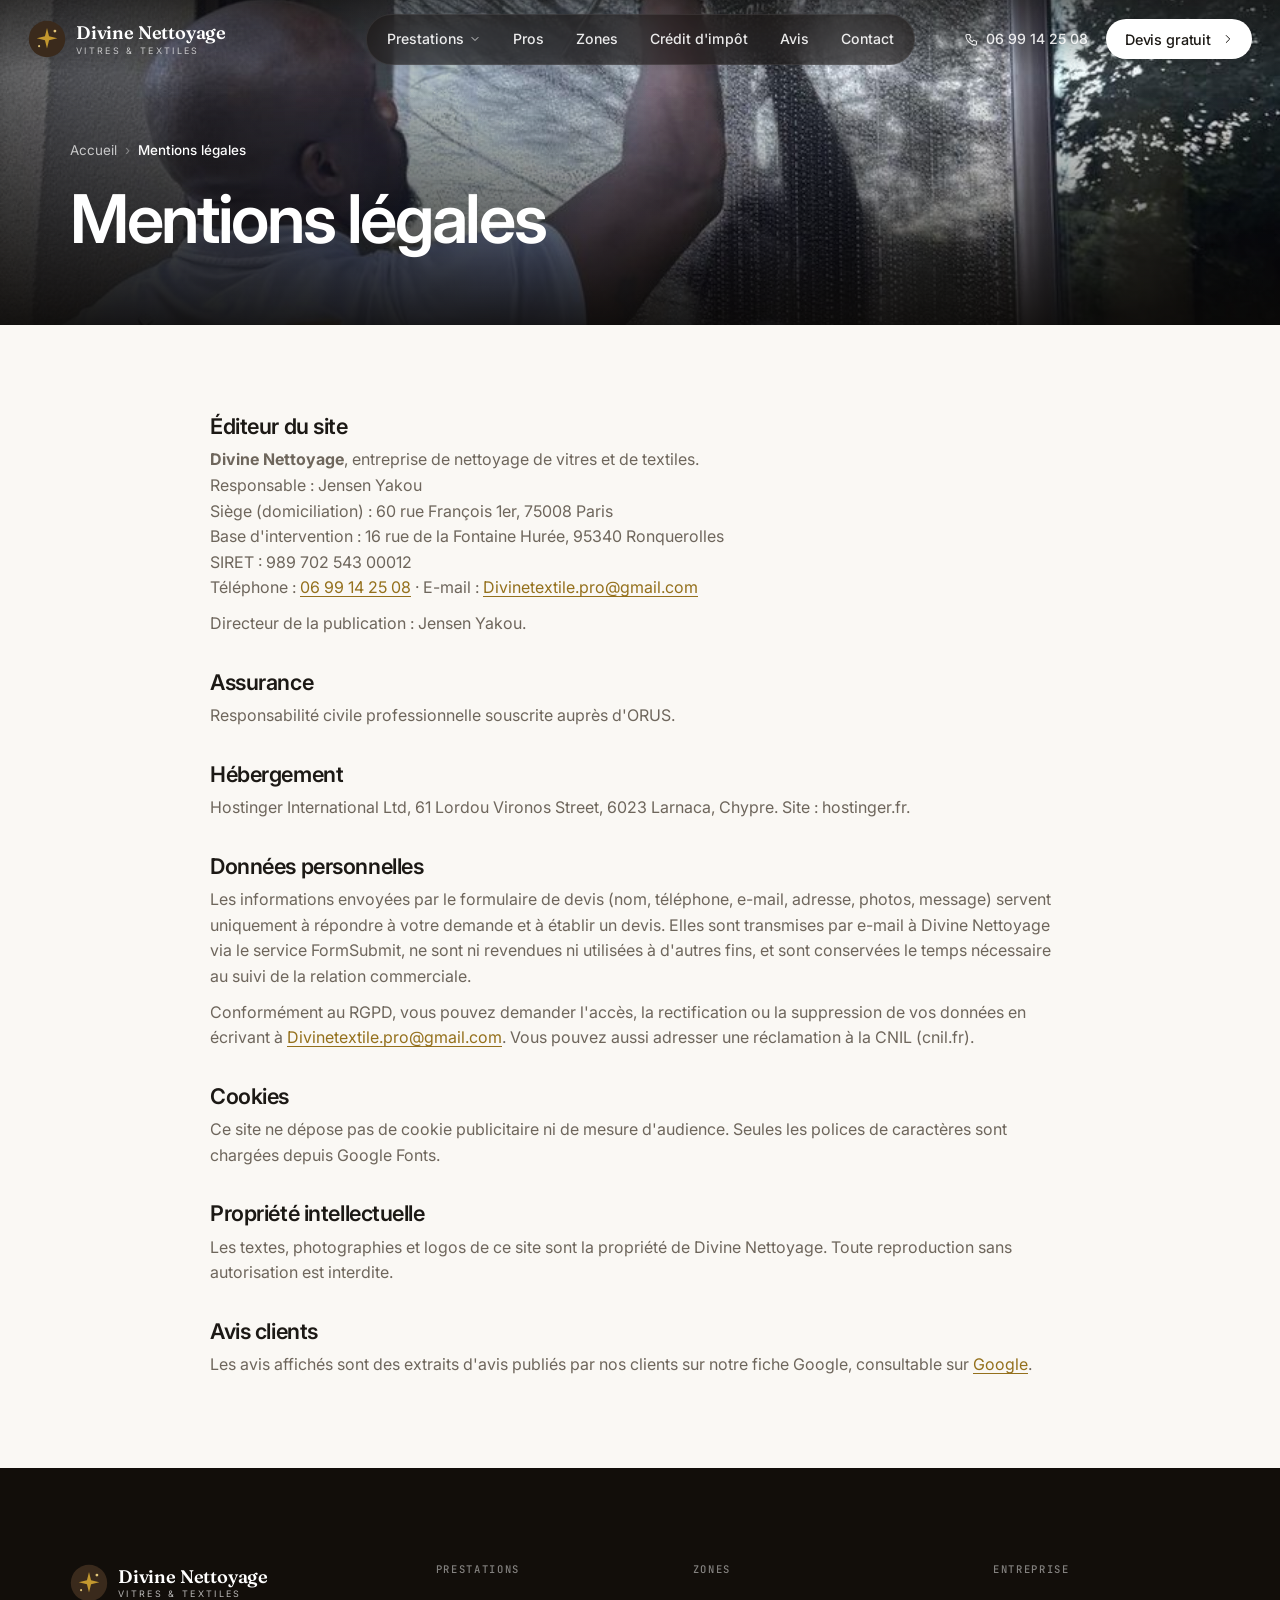
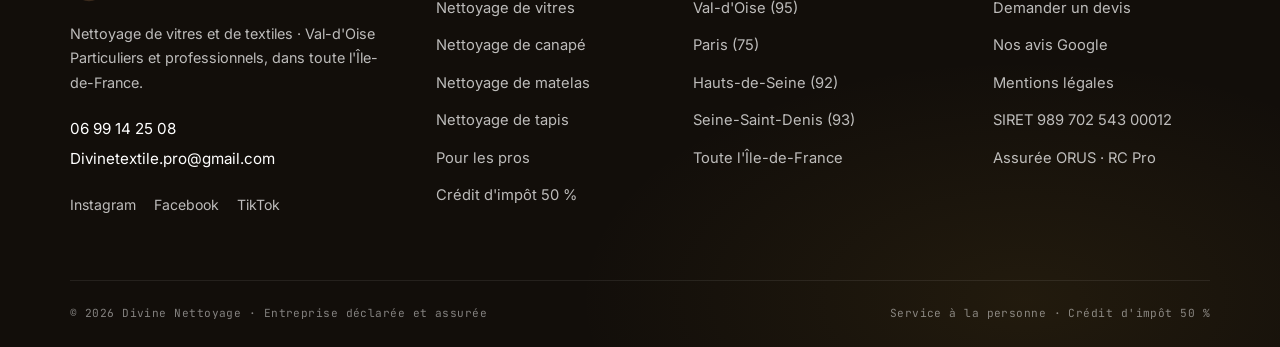
<file: divine-nettoyage/mentions-legales.html>
<!doctype html>
<html lang="fr">
<head>
<meta charset="utf-8">
<meta name="viewport" content="width=device-width, initial-scale=1, viewport-fit=cover">
<title>Mentions légales | Divine Nettoyage</title>
<meta name="claude:viewport-fit-sides" content="cover">
<meta name="description" content="Mentions légales, hébergement et données personnelles du site Divine Nettoyage.">
<link rel="canonical" href="https://divinenettoyage.fr/mentions-legales.html">
<meta name="robots" content="index, follow, max-image-preview:large">
<meta name="geo.region" content="FR-95">
<meta name="geo.placename" content="Val-d'Oise, Île-de-France">
<meta property="og:type" content="website">
<meta property="og:locale" content="fr_FR">
<meta property="og:site_name" content="Divine Nettoyage">
<meta property="og:url" content="https://divinenettoyage.fr/mentions-legales.html">
<meta property="og:title" content="Mentions légales | Divine Nettoyage">
<meta property="og:description" content="Mentions légales, hébergement et données personnelles du site Divine Nettoyage.">
<meta property="og:image" content="https://divinenettoyage.fr/images/partage.jpg">
<meta name="twitter:card" content="summary_large_image">
<meta name="theme-color" content="#120E0A">
<link rel="icon" href="favicon.ico" sizes="any">
<link rel="icon" type="image/png" href="images/icon-192.png">
<link rel="apple-touch-icon" href="images/icon-180.png">
<link rel="preconnect" href="https://fonts.googleapis.com">
<link rel="preconnect" href="https://fonts.gstatic.com" crossorigin>
<link rel="stylesheet" href="https://fonts.googleapis.com/css2?family=Inter:wght@400;500;600;700&family=JetBrains+Mono:wght@400;500&family=Fraunces:opsz,wght@9..144,600&display=swap">
<link rel="stylesheet" href="assets/style.css">


</head>
<body>

<header class="site-header" id="top">
  <div class="bar">
    <a class="brand" href="index.html" aria-label="Divine Nettoyage, accueil"><svg viewBox="0 0 48 48" aria-hidden="true"><circle class="bg" cx="24" cy="24" r="23" fill="#3A2A1C"/><path d="M24 10 L26.6 20.4 L37 23 L26.6 25.6 L24 36 L21.4 25.6 L11 23 L21.4 20.4 Z" fill="#C3982F"/><circle cx="34" cy="14" r="1.8" fill="#E3C77A"/><circle cx="14" cy="33" r="1.3" fill="#E3C77A"/></svg><span class="brand-txt"><span class="brand-name">Divine Nettoyage</span><span class="brand-sub">Vitres &amp; Textiles</span></span></a>
    <nav class="mainnav" aria-label="Navigation principale">
      <div class="dd">
        <button type="button" aria-haspopup="true" aria-expanded="false">Prestations <svg viewBox="0 0 24 24" fill="none" stroke="currentColor" stroke-width="1.7" stroke-linecap="round" stroke-linejoin="round" aria-hidden="true"><path d="M6 9l6 6 6-6"/></svg></button>
        <div class="dd-menu"><a href="nettoyage-vitres.html">Nettoyage de vitres<small>Sur devis</small></a><a href="nettoyage-canape.html">Nettoyage de canapé<small>dès 80 €</small></a><a href="nettoyage-matelas.html">Nettoyage de matelas<small>dès 70 €</small></a><a href="nettoyage-tapis.html">Nettoyage de tapis<small>dès 50 €</small></a></div>
      </div>
      <a href="professionnels.html">Pros</a>
      <a href="zones.html">Zones</a>
      <a href="credit-impot.html">Crédit d'impôt</a>
      <a href="index.html#avis">Avis</a>
      <a href="index.html#contact">Contact</a>
    </nav>
    <div class="hdr-right">
      <a class="hdr-tel" href="tel:+33699142508"><svg viewBox="0 0 24 24" fill="none" stroke="currentColor" stroke-width="1.7" stroke-linecap="round" stroke-linejoin="round" aria-hidden="true"><path d="M5 4h4l2 5-2.5 1.5a11 11 0 005 5L15 13l5 2v4a2 2 0 01-2 2A16 16 0 013 6a2 2 0 012-2"/></svg>06 99 14 25 08</a>
      <a class="btn btn-white hdr-cta" href="devis.html">Devis gratuit <svg viewBox="0 0 24 24" fill="none" stroke="currentColor" stroke-width="1.7" stroke-linecap="round" stroke-linejoin="round" aria-hidden="true"><path d="M9 6l6 6-6 6"/></svg></a>
      <button class="burger" type="button" aria-label="Ouvrir le menu" aria-controls="mnav" aria-expanded="false"><svg viewBox="0 0 24 24" fill="none" stroke="currentColor" stroke-width="1.7" stroke-linecap="round" stroke-linejoin="round" aria-hidden="true"><path d="M4 8h16M4 16h16"/></svg></button>
    </div>
  </div>
</header>
<div class="mnav" id="mnav" role="dialog" aria-modal="true" aria-label="Menu">
  <div class="mnav-top"><a class="brand" href="index.html" aria-label="Divine Nettoyage, accueil"><svg viewBox="0 0 48 48" aria-hidden="true"><circle class="bg" cx="24" cy="24" r="23" fill="#3A2A1C"/><path d="M24 10 L26.6 20.4 L37 23 L26.6 25.6 L24 36 L21.4 25.6 L11 23 L21.4 20.4 Z" fill="#C3982F"/><circle cx="34" cy="14" r="1.8" fill="#E3C77A"/><circle cx="14" cy="33" r="1.3" fill="#E3C77A"/></svg><span class="brand-txt"><span class="brand-name">Divine Nettoyage</span><span class="brand-sub">Vitres &amp; Textiles</span></span></a><button class="burger" type="button" aria-label="Fermer le menu"><svg viewBox="0 0 24 24" fill="none" stroke="currentColor" stroke-width="1.7" stroke-linecap="round" stroke-linejoin="round" aria-hidden="true"><path d="M6 6l12 12M18 6L6 18"/></svg></button></div>
  <nav aria-label="Menu mobile">
    <a href="index.html">Accueil</a>
    <a class="sub" href="nettoyage-vitres.html">Nettoyage de vitres<small>Sur devis</small></a><a class="sub" href="nettoyage-canape.html">Nettoyage de canapé<small>dès 80 €</small></a><a class="sub" href="nettoyage-matelas.html">Nettoyage de matelas<small>dès 70 €</small></a><a class="sub" href="nettoyage-tapis.html">Nettoyage de tapis<small>dès 50 €</small></a>
    <a href="professionnels.html">Professionnels</a>
    <a href="zones.html">Zones d'intervention</a>
    <a href="credit-impot.html">Crédit d'impôt</a>
    <a href="index.html#avis">Avis clients</a>
  </nav>
  <div class="mnav-cta">
    <a class="btn btn-white" href="devis.html">Demander un devis gratuit</a>
    <a class="btn btn-ghost" href="tel:+33699142508"><svg viewBox="0 0 24 24" fill="none" stroke="currentColor" stroke-width="1.7" stroke-linecap="round" stroke-linejoin="round" aria-hidden="true"><path d="M5 4h4l2 5-2.5 1.5a11 11 0 005 5L15 13l5 2v4a2 2 0 01-2 2A16 16 0 013 6a2 2 0 012-2"/></svg> 06 99 14 25 08</a>
    <p>Joignable 7 jours sur 7 · Réponse sous 24 h</p>
  </div>
</div>
<main id="main">

<section class="hero page-hero" style="min-height:auto">
  <div class="hero-media" style="--pos:50% 40%"><img src="images/vitres-finition.jpg" alt=""></div>
  <div class="wrap">
    <nav class="crumbs" aria-label="Fil d'Ariane"><a href="index.html">Accueil</a><i>›</i><span aria-current="page">Mentions légales</span></nav>
    <h1>Mentions légales</h1>
  </div>
</section>
<section class="section tight">
  <div class="wrap wrap-narrow legal">
    <h2>Éditeur du site</h2>
    <p><b>Divine Nettoyage</b>, entreprise de nettoyage de vitres et de textiles.<br>
    Responsable : Jensen Yakou<br>
    Siège (domiciliation) : 60 rue François 1er, 75008 Paris<br>
    Base d'intervention : 16 rue de la Fontaine Hurée, 95340 Ronquerolles<br>
    SIRET : 989 702 543 00012<br>
    Téléphone : <a href="tel:+33699142508">06 99 14 25 08</a> · E-mail : <a href="mailto:Divinetextile.pro@gmail.com">Divinetextile.pro@gmail.com</a></p>
    <p>Directeur de la publication : Jensen Yakou.</p>
    <h2>Assurance</h2>
    <p>Responsabilité civile professionnelle souscrite auprès d'ORUS.</p>
    <h2>Hébergement</h2>
    <p>Hostinger International Ltd, 61 Lordou Vironos Street, 6023 Larnaca, Chypre. Site : hostinger.fr.</p>
    <h2>Données personnelles</h2>
    <p>Les informations envoyées par le formulaire de devis (nom, téléphone, e-mail, adresse, photos, message) servent uniquement à répondre à votre demande et à établir un devis. Elles sont transmises par e-mail à Divine Nettoyage via le service FormSubmit, ne sont ni revendues ni utilisées à d'autres fins, et sont conservées le temps nécessaire au suivi de la relation commerciale.</p>
    <p>Conformément au RGPD, vous pouvez demander l'accès, la rectification ou la suppression de vos données en écrivant à <a href="mailto:Divinetextile.pro@gmail.com">Divinetextile.pro@gmail.com</a>. Vous pouvez aussi adresser une réclamation à la CNIL (cnil.fr).</p>
    <h2>Cookies</h2>
    <p>Ce site ne dépose pas de cookie publicitaire ni de mesure d'audience. Seules les polices de caractères sont chargées depuis Google Fonts.</p>
    <h2>Propriété intellectuelle</h2>
    <p>Les textes, photographies et logos de ce site sont la propriété de Divine Nettoyage. Toute reproduction sans autorisation est interdite.</p>
    <h2>Avis clients</h2>
    <p>Les avis affichés sont des extraits d'avis publiés par nos clients sur notre fiche Google, consultable sur <a href="https://share.google/4LWD04qh5UaOUdYKN" target="_blank" rel="noopener">Google</a>.</p>
  </div>
</section>

</main>

<footer class="site-footer">
  <div class="wrap">
    <div class="fgrid">
      <div class="fbrand">
        <a class="brand" href="index.html" aria-label="Divine Nettoyage, accueil"><svg viewBox="0 0 48 48" aria-hidden="true"><circle class="bg" cx="24" cy="24" r="23" fill="#3A2A1C"/><path d="M24 10 L26.6 20.4 L37 23 L26.6 25.6 L24 36 L21.4 25.6 L11 23 L21.4 20.4 Z" fill="#C3982F"/><circle cx="34" cy="14" r="1.8" fill="#E3C77A"/><circle cx="14" cy="33" r="1.3" fill="#E3C77A"/></svg><span class="brand-txt"><span class="brand-name">Divine Nettoyage</span><span class="brand-sub">Vitres &amp; Textiles</span></span></a>
        <p>Nettoyage de vitres et de textiles · Val-d'Oise<br>Particuliers et professionnels, dans toute l'Île-de-France.</p>
        <div class="contact"><a href="tel:+33699142508">06 99 14 25 08</a><a href="mailto:Divinetextile.pro@gmail.com">Divinetextile.pro@gmail.com</a></div>
        <div class="fsoc"><a href="https://www.instagram.com/divinenettoyage" target="_blank" rel="noopener">Instagram</a><a href="https://www.facebook.com/share/1EhrKePbFw/" target="_blank" rel="noopener">Facebook</a><a href="https://www.tiktok.com/@divinetextile" target="_blank" rel="noopener">TikTok</a></div>
      </div>
      <div class="fcol"><h4>Prestations</h4><ul><li><a href="nettoyage-vitres.html">Nettoyage de vitres</a></li><li><a href="nettoyage-canape.html">Nettoyage de canapé</a></li><li><a href="nettoyage-matelas.html">Nettoyage de matelas</a></li><li><a href="nettoyage-tapis.html">Nettoyage de tapis</a></li><li><a href="professionnels.html">Pour les pros</a></li><li><a href="credit-impot.html">Crédit d'impôt 50 %</a></li></ul></div>
      <div class="fcol"><h4>Zones</h4><ul><li><a href="zones.html">Val-d'Oise (95)</a></li><li><a href="zones.html">Paris (75)</a></li><li><a href="zones.html">Hauts-de-Seine (92)</a></li><li><a href="zones.html">Seine-Saint-Denis (93)</a></li><li><a href="zones.html">Toute l'Île-de-France</a></li></ul></div>
      <div class="fcol"><h4>Entreprise</h4><ul><li><a href="devis.html">Demander un devis</a></li><li><a href="https://share.google/4LWD04qh5UaOUdYKN" target="_blank" rel="noopener">Nos avis Google</a></li><li><a href="mentions-legales.html">Mentions légales</a></li><li><span>SIRET 989 702 543 00012</span></li><li><span>Assurée ORUS · RC Pro</span></li></ul></div>
    </div>
  </div>
  <div class="wrap"><div class="fbottom"><span>© <span class="yr">2026</span> Divine Nettoyage · Entreprise déclarée et assurée</span><span>Service à la personne · Crédit d'impôt 50 %</span></div></div>
</footer>
<script src="assets/site.js"></script>

</body>
</html>
</file>
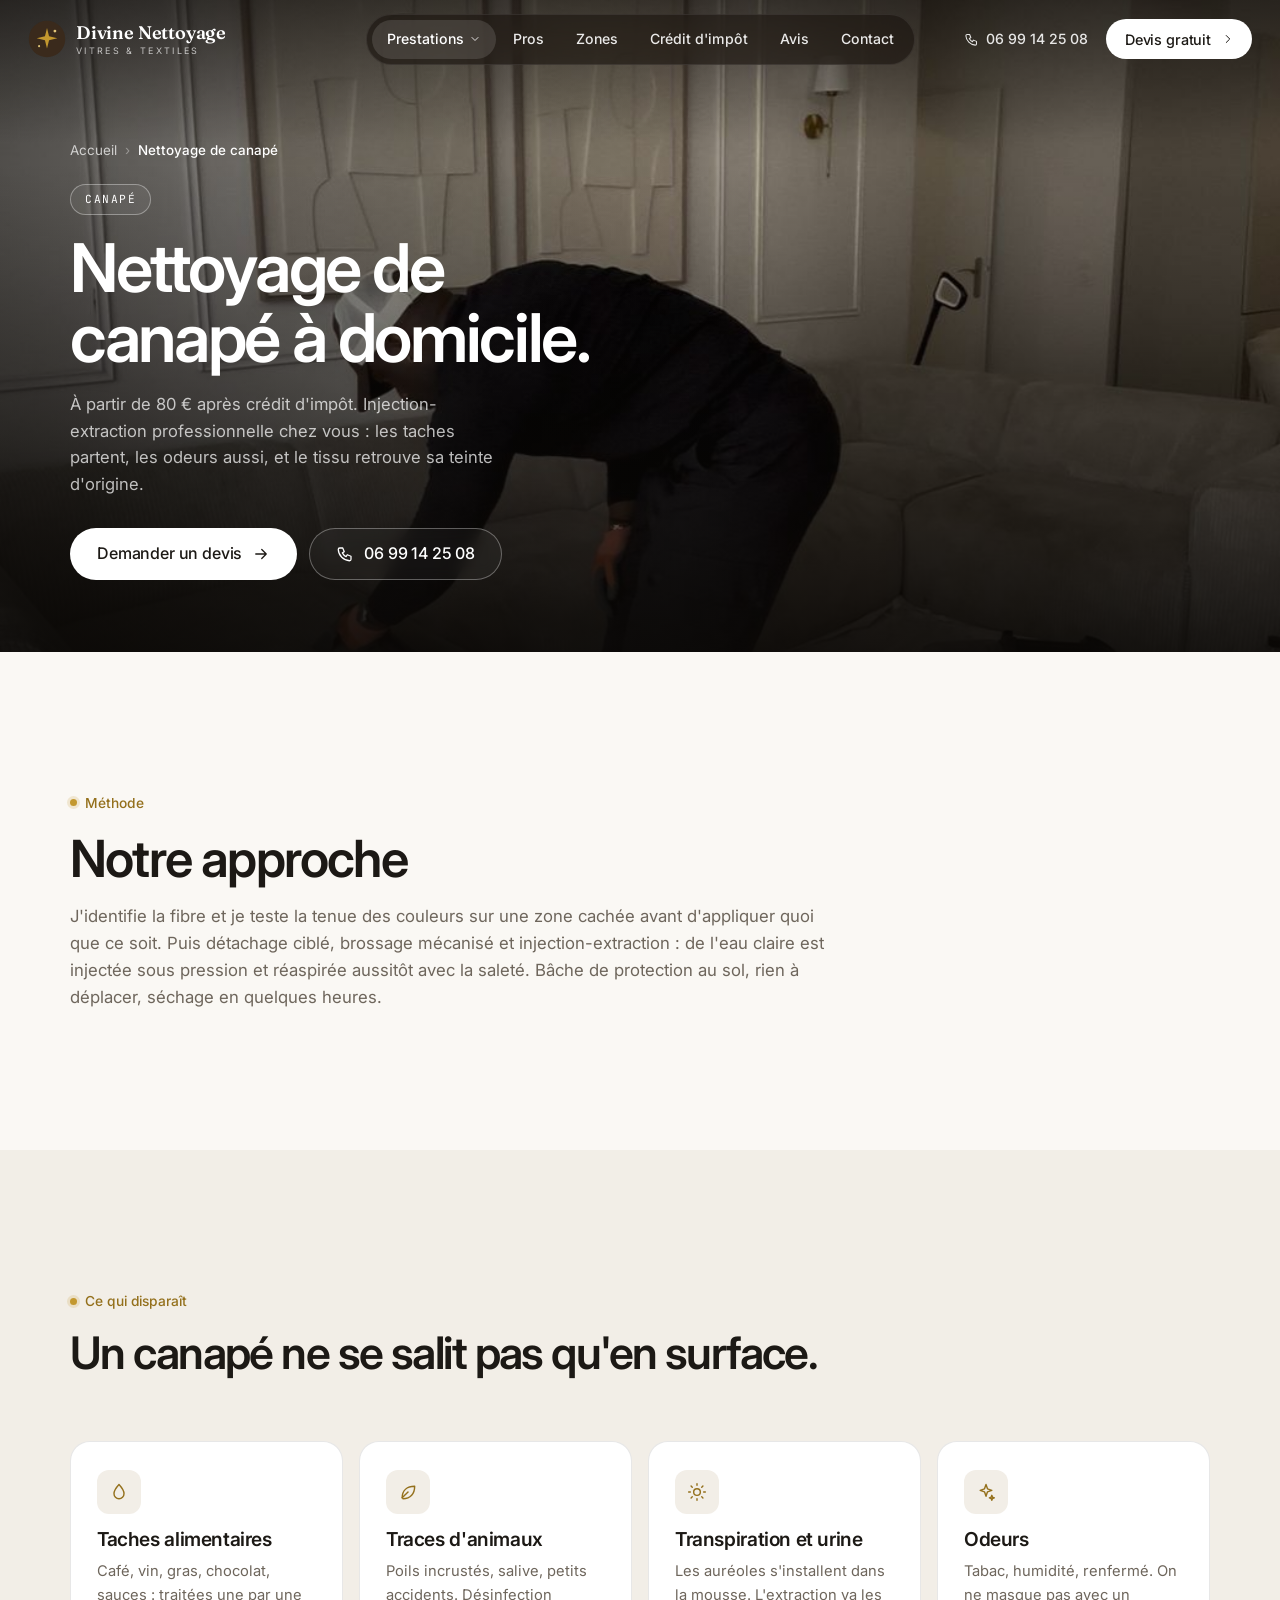
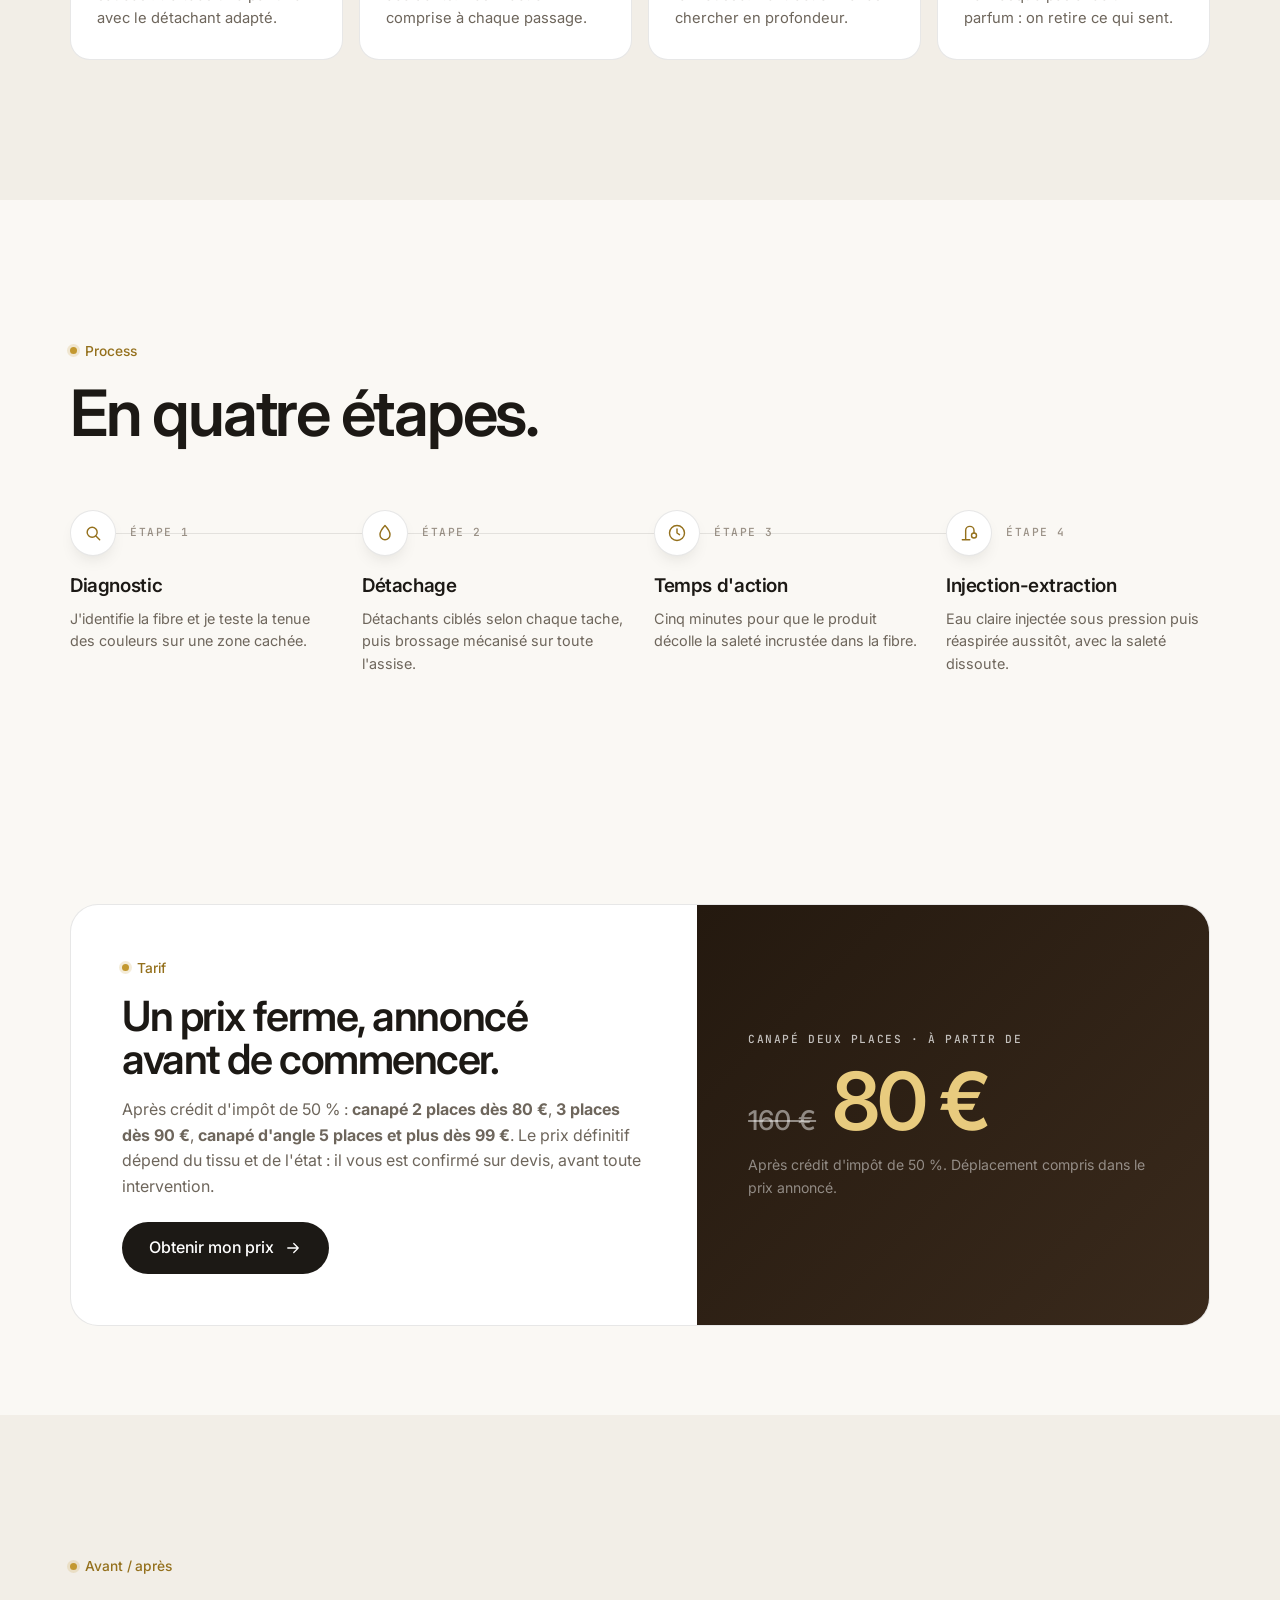
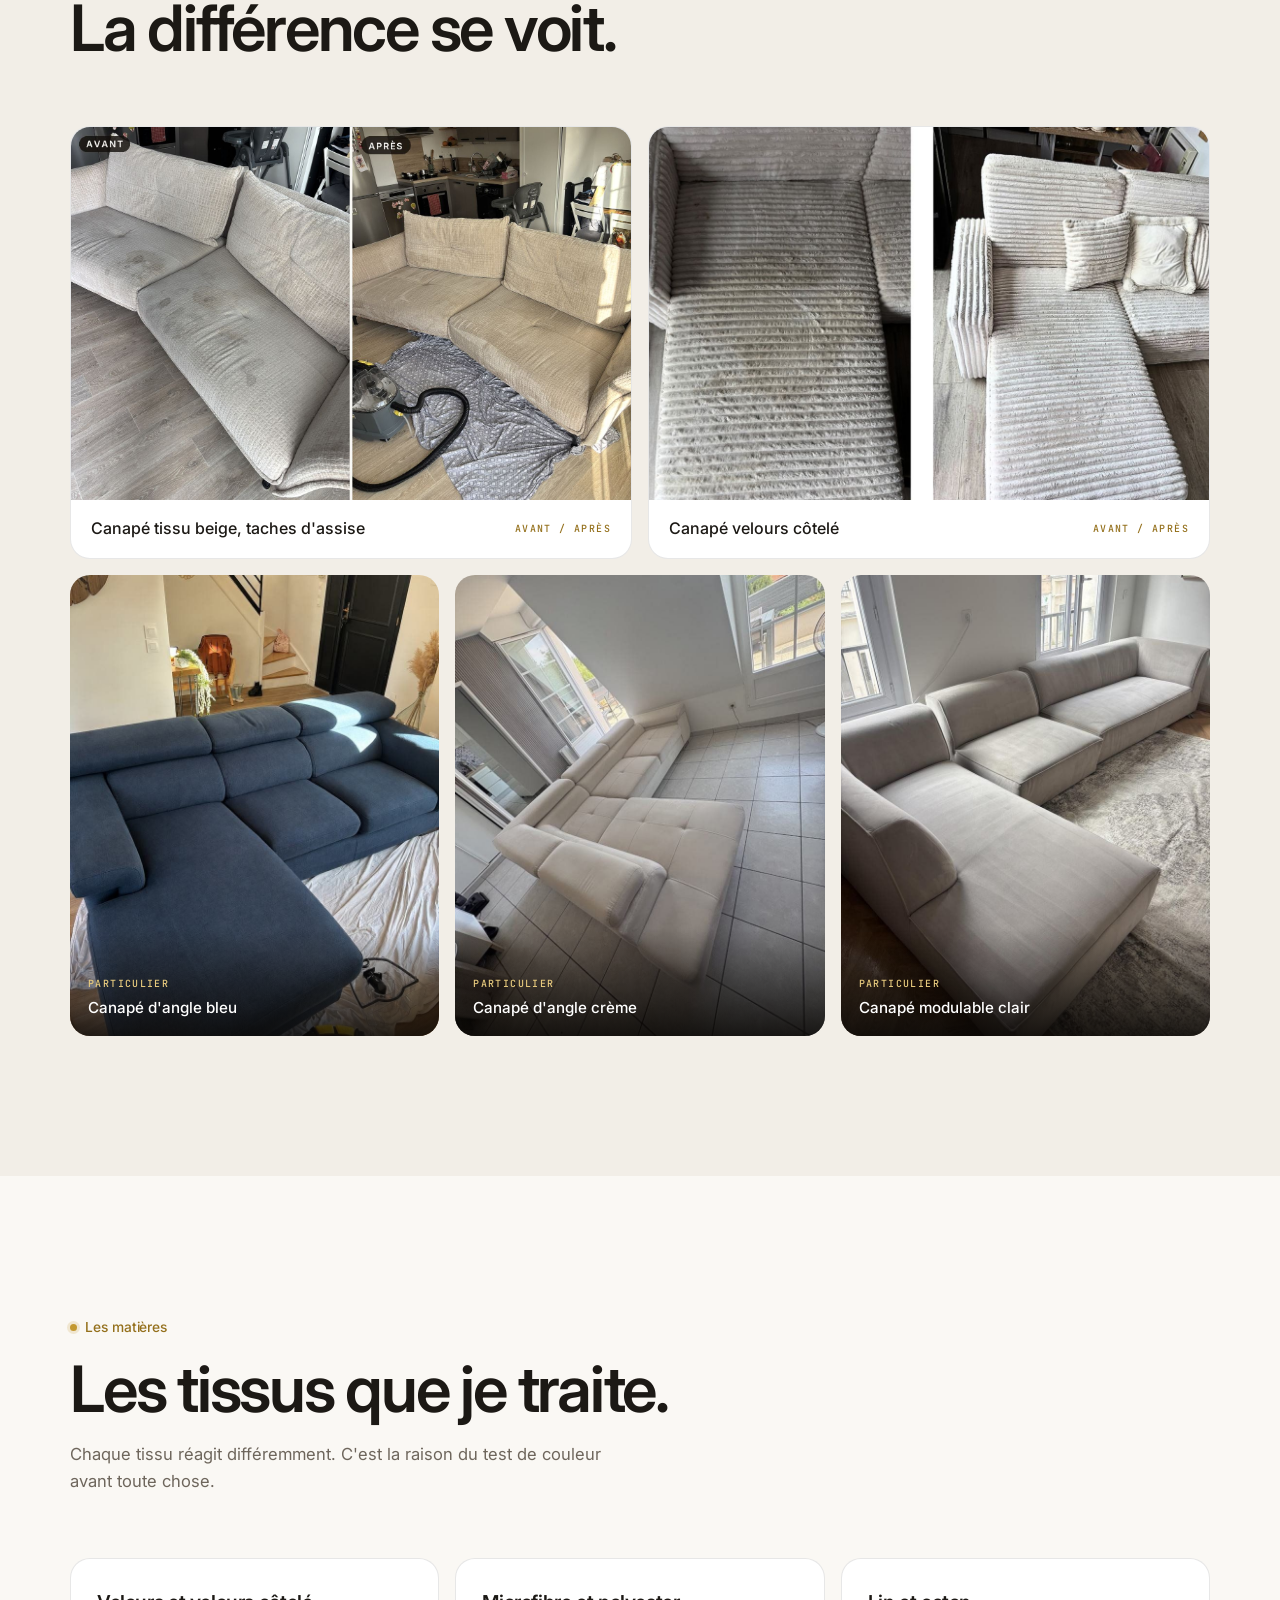
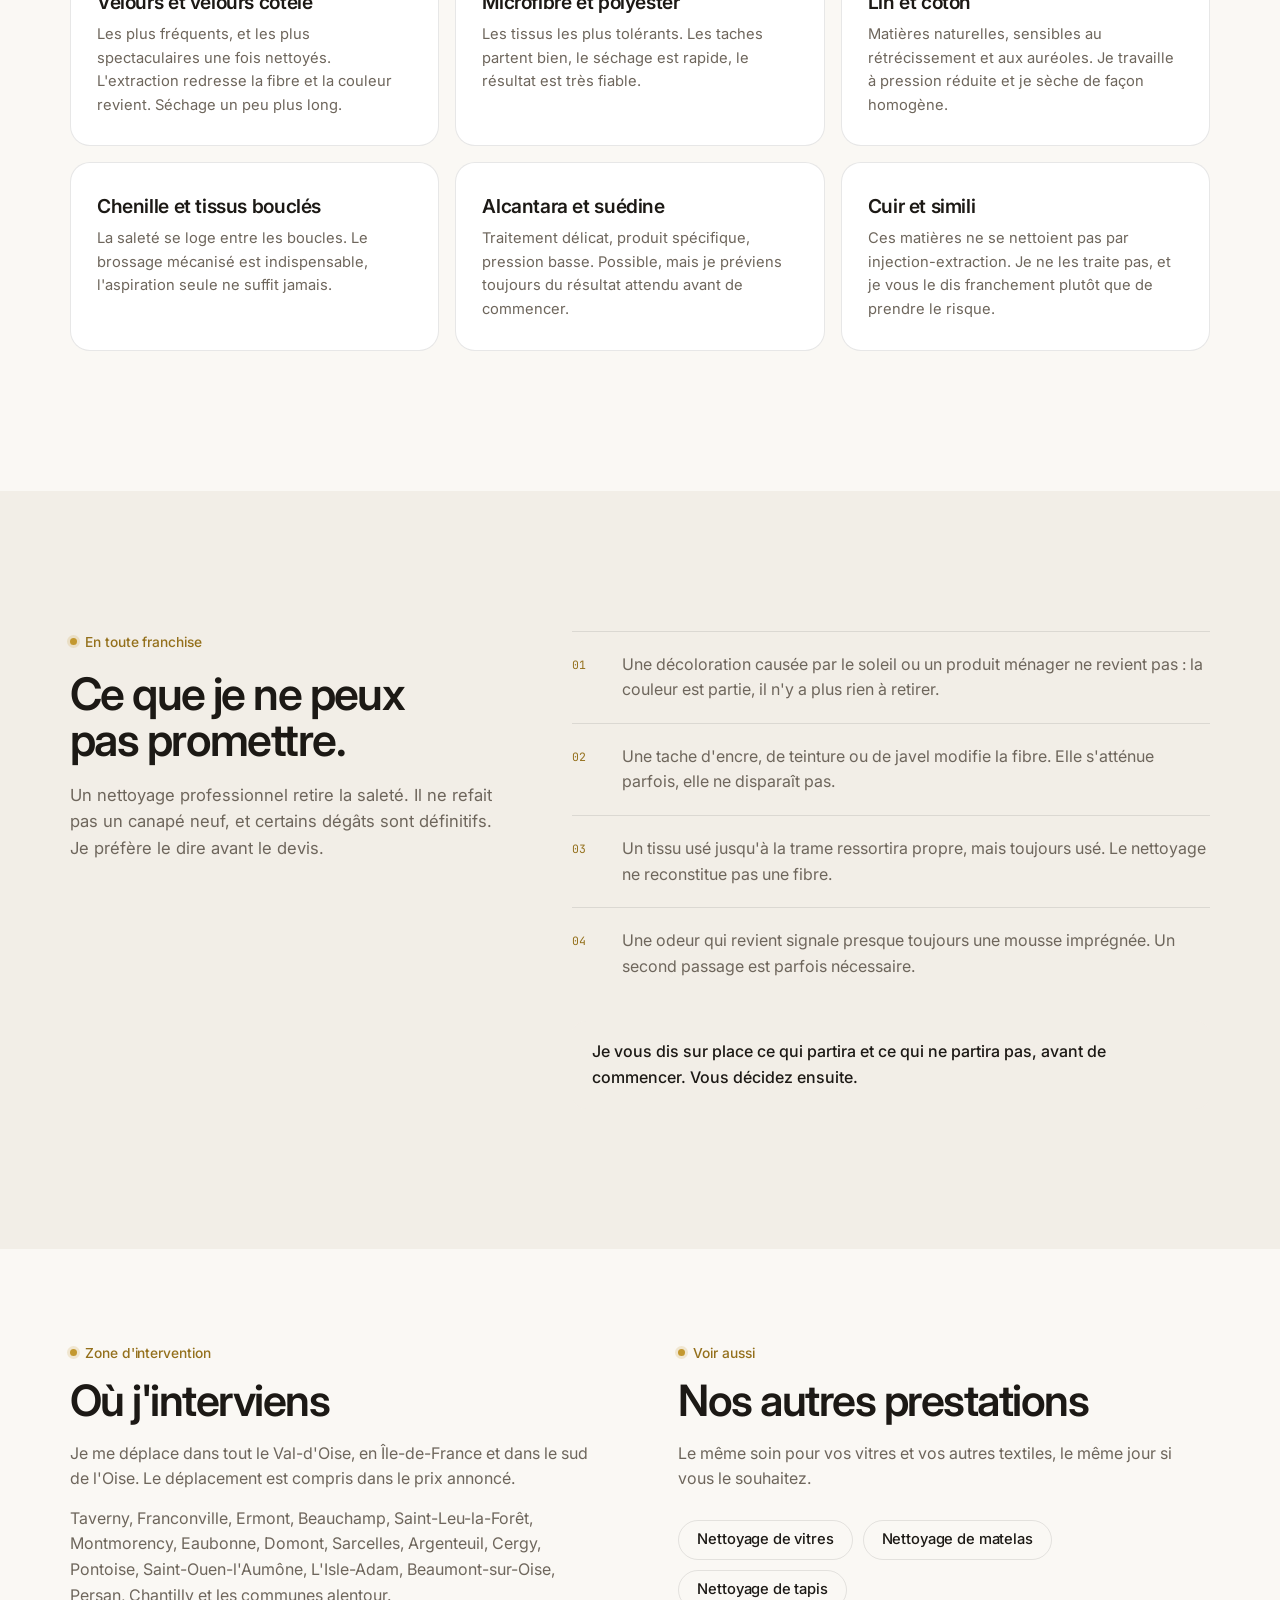
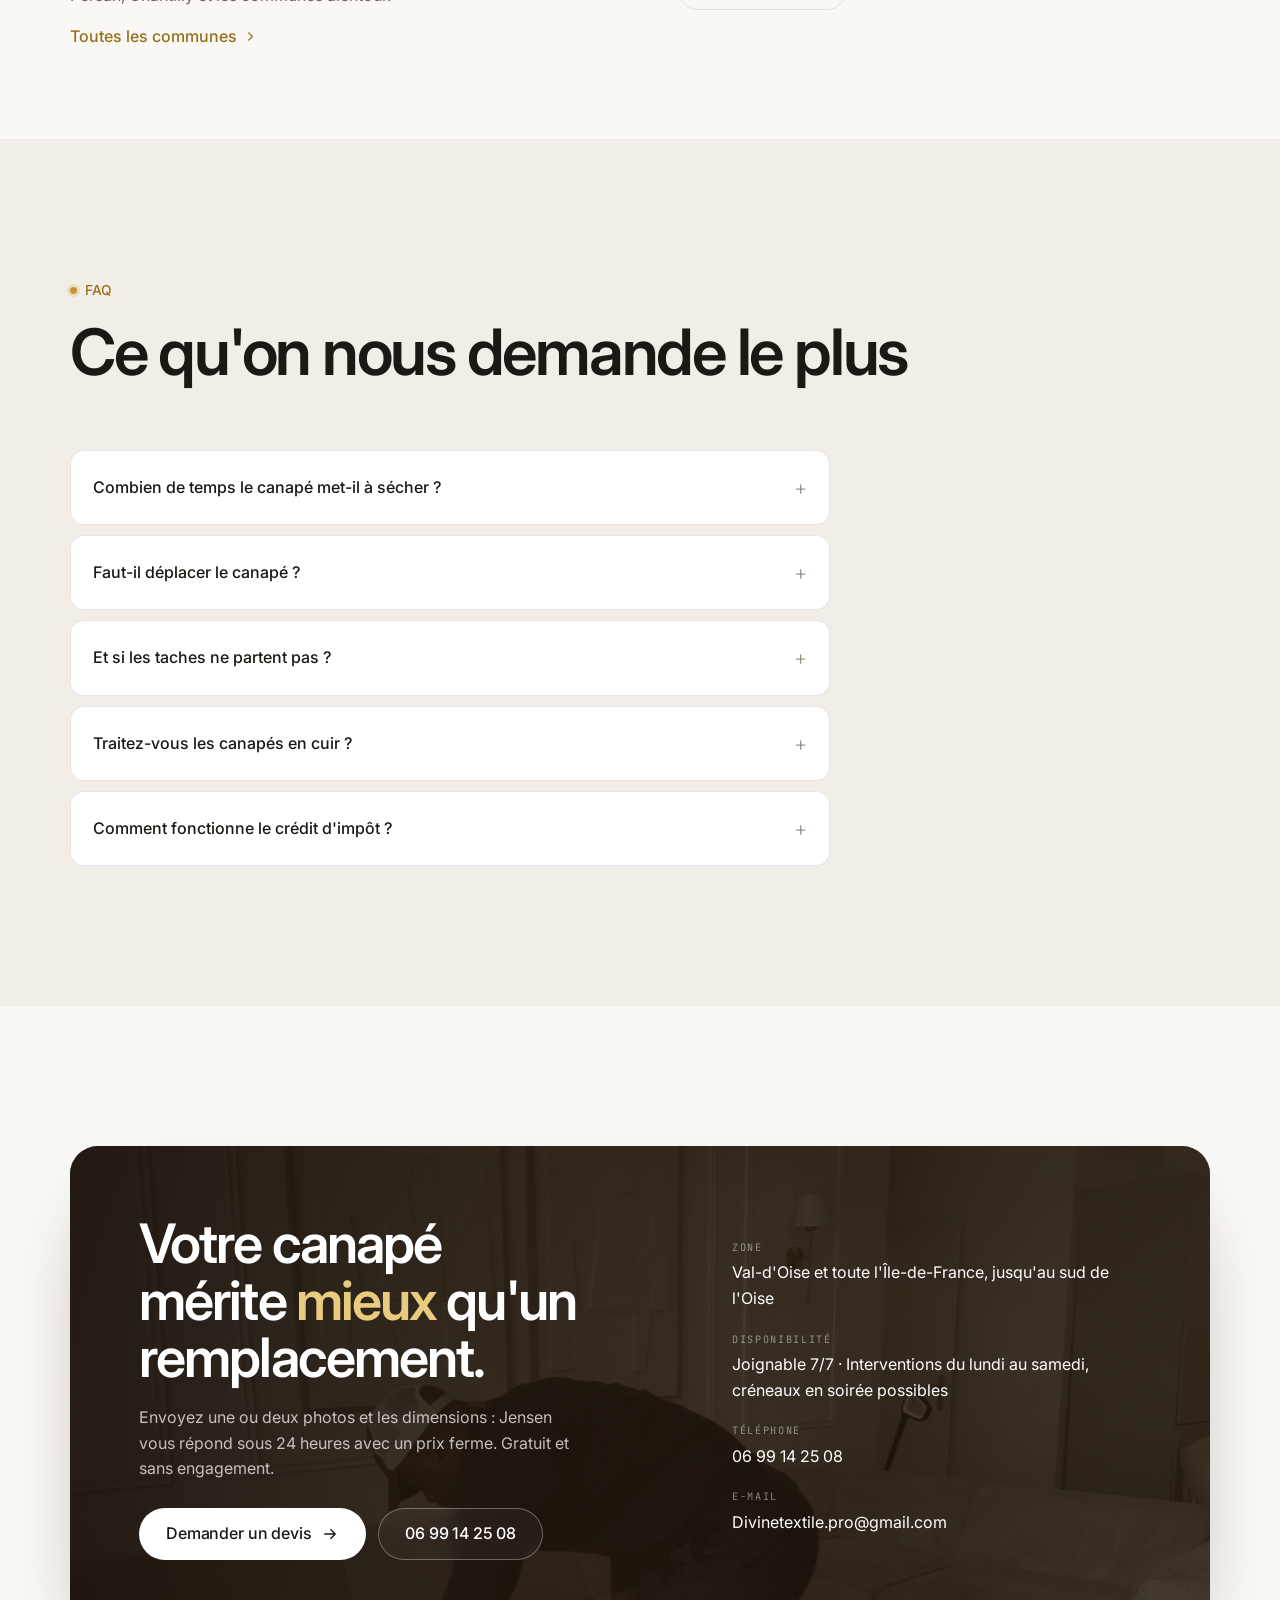
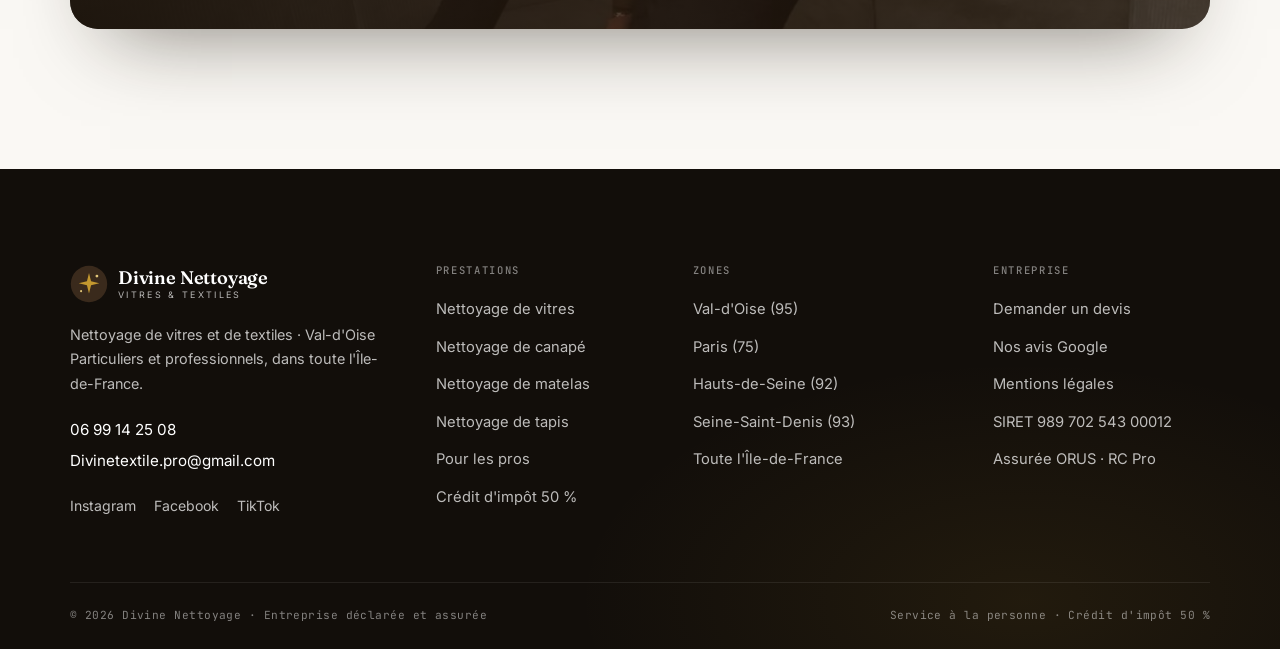
<file: divine-nettoyage/nettoyage-canape.html>
<!doctype html>
<html lang="fr">
<head>
<meta charset="utf-8">
<meta name="viewport" content="width=device-width, initial-scale=1, viewport-fit=cover">
<title>Nettoyage de canapé à domicile dès 80 € — Val-d'Oise (95) | Divine Nettoyage</title>
<meta name="claude:viewport-fit-sides" content="cover">
<meta name="description" content="Nettoyage de canapé à domicile par injection-extraction dès 80 € après crédit d&#x27;impôt. Val-d&#x27;Oise et Île-de-France. Devis gratuit sous 24 h.">
<link rel="canonical" href="https://divinenettoyage.fr/nettoyage-canape.html">
<meta name="robots" content="index, follow, max-image-preview:large">
<meta name="geo.region" content="FR-95">
<meta name="geo.placename" content="Val-d'Oise, Île-de-France">
<meta property="og:type" content="website">
<meta property="og:locale" content="fr_FR">
<meta property="og:site_name" content="Divine Nettoyage">
<meta property="og:url" content="https://divinenettoyage.fr/nettoyage-canape.html">
<meta property="og:title" content="Nettoyage de canapé à domicile dès 80 € — Val-d&#x27;Oise (95) | Divine Nettoyage">
<meta property="og:description" content="Nettoyage de canapé à domicile par injection-extraction dès 80 € après crédit d&#x27;impôt. Val-d&#x27;Oise et Île-de-France. Devis gratuit sous 24 h.">
<meta property="og:image" content="https://divinenettoyage.fr/images/partage.jpg">
<meta name="twitter:card" content="summary_large_image">
<meta name="theme-color" content="#120E0A">
<link rel="icon" href="favicon.ico" sizes="any">
<link rel="icon" type="image/png" href="images/icon-192.png">
<link rel="apple-touch-icon" href="images/icon-180.png">
<link rel="preconnect" href="https://fonts.googleapis.com">
<link rel="preconnect" href="https://fonts.gstatic.com" crossorigin>
<link rel="stylesheet" href="https://fonts.googleapis.com/css2?family=Inter:wght@400;500;600;700&family=JetBrains+Mono:wght@400;500&family=Fraunces:opsz,wght@9..144,600&display=swap">
<link rel="stylesheet" href="assets/style.css">

<script type="application/ld+json">{"@context": "https://schema.org", "@type": "HomeAndConstructionBusiness", "@id": "https://divinenettoyage.fr/#entreprise", "name": "Divine Nettoyage", "description": "Nettoyage de textiles d'ameublement (canapés, matelas, tapis, sièges de voiture) par injection-extraction et lavage de vitres, à domicile et pour les professionnels, en Val-d'Oise et dans toute l'Île-de-France.", "url": "https://divinenettoyage.fr/", "email": "Divinetextile.pro@gmail.com", "telephone": "+33699142508", "image": "https://divinenettoyage.fr/images/partage.jpg", "logo": "https://divinenettoyage.fr/images/icon-512.png", "priceRange": "€€", "currenciesAccepted": "EUR", "paymentAccepted": "Carte bancaire, virement, espèces", "address": {"@type": "PostalAddress", "streetAddress": "16 rue de la Fontaine Hurée", "addressLocality": "Ronquerolles", "postalCode": "95340", "addressRegion": "Île-de-France", "addressCountry": "FR"}, "areaServed": [{"@type": "AdministrativeArea", "name": "Val-d'Oise (95)"}, {"@type": "AdministrativeArea", "name": "Paris (75)"}, {"@type": "AdministrativeArea", "name": "Hauts-de-Seine (92)"}, {"@type": "AdministrativeArea", "name": "Seine-Saint-Denis (93)"}, {"@type": "AdministrativeArea", "name": "Val-de-Marne (94)"}, {"@type": "AdministrativeArea", "name": "Yvelines (78)"}, {"@type": "AdministrativeArea", "name": "Essonne (91)"}, {"@type": "AdministrativeArea", "name": "Seine-et-Marne (77)"}], "aggregateRating": {"@type": "AggregateRating", "ratingValue": "5.0", "reviewCount": "43"}, "sameAs": ["https://www.instagram.com/divinenettoyage", "https://www.facebook.com/share/1EhrKePbFw/", "https://www.tiktok.com/@divinetextile"]}</script>
<script type="application/ld+json">{"@context": "https://schema.org", "@type": "Service", "serviceType": "Nettoyage de canapé", "name": "Nettoyage de canapé", "description": "Nettoyage de canapé à domicile par injection-extraction dès 80 € après crédit d'impôt.", "url": "https://divinenettoyage.fr/nettoyage-canape.html", "provider": {"@id": "https://divinenettoyage.fr/#entreprise"}, "areaServed": [{"@type": "AdministrativeArea", "name": "Val-d'Oise (95)"}, {"@type": "AdministrativeArea", "name": "Île-de-France"}], "offers": {"@type": "Offer", "priceCurrency": "EUR", "price": "80", "description": "À partir de 80 € après crédit d'impôt de 50 %"}}</script>
<script type="application/ld+json">{"@context": "https://schema.org", "@type": "FAQPage", "mainEntity": [{"@type": "Question", "name": "Combien de temps le canapé met-il à sécher ?", "acceptedAnswer": {"@type": "Answer", "text": "Entre 6 et 12 heures selon l'épaisseur de la mousse et l'aération de la pièce. Si j'interviens le matin, vous pouvez vous rasseoir dessus le soir même."}}, {"@type": "Question", "name": "Faut-il déplacer le canapé ?", "acceptedAnswer": {"@type": "Answer", "text": "Non. Je travaille sur place, avec une bâche de protection au sol. Vous n'avez rien à préparer."}}, {"@type": "Question", "name": "Et si les taches ne partent pas ?", "acceptedAnswer": {"@type": "Answer", "text": "Je vous le dis avant de commencer. Certaines taches anciennes ou décolorantes ne partent jamais totalement : je préfère vous prévenir plutôt que de vous vendre un miracle."}}, {"@type": "Question", "name": "Traitez-vous les canapés en cuir ?", "acceptedAnswer": {"@type": "Answer", "text": "Non. Le cuir et le simili ne se nettoient pas par injection-extraction. Je vous oriente plutôt vers un spécialiste du cuir."}}, {"@type": "Question", "name": "Comment fonctionne le crédit d'impôt ?", "acceptedAnswer": {"@type": "Answer", "text": "Vous réglez la facture, puis 50 % vous sont rendus par l'État au titre des services à la personne. Avec l'avance immédiate, la réduction est appliquée tout de suite : vous ne sortez que la moitié."}}]}</script>
</head>
<body>

<header class="site-header" id="top">
  <div class="bar">
    <a class="brand" href="index.html" aria-label="Divine Nettoyage, accueil"><svg viewBox="0 0 48 48" aria-hidden="true"><circle class="bg" cx="24" cy="24" r="23" fill="#3A2A1C"/><path d="M24 10 L26.6 20.4 L37 23 L26.6 25.6 L24 36 L21.4 25.6 L11 23 L21.4 20.4 Z" fill="#C3982F"/><circle cx="34" cy="14" r="1.8" fill="#E3C77A"/><circle cx="14" cy="33" r="1.3" fill="#E3C77A"/></svg><span class="brand-txt"><span class="brand-name">Divine Nettoyage</span><span class="brand-sub">Vitres &amp; Textiles</span></span></a>
    <nav class="mainnav" aria-label="Navigation principale">
      <div class="dd current">
        <button type="button" aria-haspopup="true" aria-expanded="false">Prestations <svg viewBox="0 0 24 24" fill="none" stroke="currentColor" stroke-width="1.7" stroke-linecap="round" stroke-linejoin="round" aria-hidden="true"><path d="M6 9l6 6 6-6"/></svg></button>
        <div class="dd-menu"><a href="nettoyage-vitres.html">Nettoyage de vitres<small>Sur devis</small></a><a href="nettoyage-canape.html" aria-current="page">Nettoyage de canapé<small>dès 80 €</small></a><a href="nettoyage-matelas.html">Nettoyage de matelas<small>dès 70 €</small></a><a href="nettoyage-tapis.html">Nettoyage de tapis<small>dès 50 €</small></a></div>
      </div>
      <a href="professionnels.html">Pros</a>
      <a href="zones.html">Zones</a>
      <a href="credit-impot.html">Crédit d'impôt</a>
      <a href="index.html#avis">Avis</a>
      <a href="index.html#contact">Contact</a>
    </nav>
    <div class="hdr-right">
      <a class="hdr-tel" href="tel:+33699142508"><svg viewBox="0 0 24 24" fill="none" stroke="currentColor" stroke-width="1.7" stroke-linecap="round" stroke-linejoin="round" aria-hidden="true"><path d="M5 4h4l2 5-2.5 1.5a11 11 0 005 5L15 13l5 2v4a2 2 0 01-2 2A16 16 0 013 6a2 2 0 012-2"/></svg>06 99 14 25 08</a>
      <a class="btn btn-white hdr-cta" href="devis.html#canape">Devis gratuit <svg viewBox="0 0 24 24" fill="none" stroke="currentColor" stroke-width="1.7" stroke-linecap="round" stroke-linejoin="round" aria-hidden="true"><path d="M9 6l6 6-6 6"/></svg></a>
      <button class="burger" type="button" aria-label="Ouvrir le menu" aria-controls="mnav" aria-expanded="false"><svg viewBox="0 0 24 24" fill="none" stroke="currentColor" stroke-width="1.7" stroke-linecap="round" stroke-linejoin="round" aria-hidden="true"><path d="M4 8h16M4 16h16"/></svg></button>
    </div>
  </div>
</header>
<div class="mnav" id="mnav" role="dialog" aria-modal="true" aria-label="Menu">
  <div class="mnav-top"><a class="brand" href="index.html" aria-label="Divine Nettoyage, accueil"><svg viewBox="0 0 48 48" aria-hidden="true"><circle class="bg" cx="24" cy="24" r="23" fill="#3A2A1C"/><path d="M24 10 L26.6 20.4 L37 23 L26.6 25.6 L24 36 L21.4 25.6 L11 23 L21.4 20.4 Z" fill="#C3982F"/><circle cx="34" cy="14" r="1.8" fill="#E3C77A"/><circle cx="14" cy="33" r="1.3" fill="#E3C77A"/></svg><span class="brand-txt"><span class="brand-name">Divine Nettoyage</span><span class="brand-sub">Vitres &amp; Textiles</span></span></a><button class="burger" type="button" aria-label="Fermer le menu"><svg viewBox="0 0 24 24" fill="none" stroke="currentColor" stroke-width="1.7" stroke-linecap="round" stroke-linejoin="round" aria-hidden="true"><path d="M6 6l12 12M18 6L6 18"/></svg></button></div>
  <nav aria-label="Menu mobile">
    <a href="index.html">Accueil</a>
    <a class="sub" href="nettoyage-vitres.html">Nettoyage de vitres<small>Sur devis</small></a><a class="sub" href="nettoyage-canape.html">Nettoyage de canapé<small>dès 80 €</small></a><a class="sub" href="nettoyage-matelas.html">Nettoyage de matelas<small>dès 70 €</small></a><a class="sub" href="nettoyage-tapis.html">Nettoyage de tapis<small>dès 50 €</small></a>
    <a href="professionnels.html">Professionnels</a>
    <a href="zones.html">Zones d'intervention</a>
    <a href="credit-impot.html">Crédit d'impôt</a>
    <a href="index.html#avis">Avis clients</a>
  </nav>
  <div class="mnav-cta">
    <a class="btn btn-white" href="devis.html#canape">Demander un devis gratuit</a>
    <a class="btn btn-ghost" href="tel:+33699142508"><svg viewBox="0 0 24 24" fill="none" stroke="currentColor" stroke-width="1.7" stroke-linecap="round" stroke-linejoin="round" aria-hidden="true"><path d="M5 4h4l2 5-2.5 1.5a11 11 0 005 5L15 13l5 2v4a2 2 0 01-2 2A16 16 0 013 6a2 2 0 012-2"/></svg> 06 99 14 25 08</a>
    <p>Joignable 7 jours sur 7 · Réponse sous 24 h</p>
  </div>
</div>
<main id="main">

<section class="hero page-hero">
  <div class="hero-media" style="--pos:55% 40%"><img src="images/canape-injection.jpg" alt="" fetchpriority="high"></div>
  <div class="wrap">
    <nav class="crumbs" aria-label="Fil d'Ariane"><a href="index.html">Accueil</a><i>›</i><span aria-current="page">Nettoyage de canapé</span></nav>
    <span class="pill-tag">Canapé</span>
    <h1>Nettoyage de canapé à domicile.</h1>
    <p class="lede">À partir de 80 € après crédit d'impôt. Injection-extraction professionnelle chez vous : les taches partent, les odeurs aussi, et le tissu retrouve sa teinte d'origine.</p>
    <div class="actions">
      <a class="btn btn-white" href="devis.html#canape">Demander un devis <svg viewBox="0 0 24 24" fill="none" stroke="currentColor" stroke-width="1.7" stroke-linecap="round" stroke-linejoin="round" aria-hidden="true"><path d="M5 12h14M13 6l6 6-6 6"/></svg></a>
      <a class="btn btn-ghost" href="tel:+33699142508"><svg viewBox="0 0 24 24" fill="none" stroke="currentColor" stroke-width="1.7" stroke-linecap="round" stroke-linejoin="round" aria-hidden="true"><path d="M5 4h4l2 5-2.5 1.5a11 11 0 005 5L15 13l5 2v4a2 2 0 01-2 2A16 16 0 013 6a2 2 0 012-2"/></svg> 06 99 14 25 08</a>
    </div>
  </div>
</section>
<section class="section">
  <div class="wrap"><div class="lead-block reveal"><span class="eyebrow">Méthode</span><h2>Notre approche</h2><p>J'identifie la fibre et je teste la tenue des couleurs sur une zone cachée avant d'appliquer quoi que ce soit. Puis détachage ciblé, brossage mécanisé et injection-extraction : de l'eau claire est injectée sous pression et réaspirée aussitôt avec la saleté. Bâche de protection au sol, rien à déplacer, séchage en quelques heures.</p></div></div>
</section>
<section class="section band">
  <div class="wrap"><div class="shead small"><span class="eyebrow">Ce qui disparaît</span><h2>Un canapé ne se salit pas qu'en surface.</h2></div>
  <div class="tiles four"><div class="tile reveal"><span class="ic"><svg viewBox="0 0 24 24" fill="none" stroke="currentColor" stroke-width="1.7" stroke-linecap="round" stroke-linejoin="round" aria-hidden="true"><path d="M12 3s6 6.5 6 11a6 6 0 01-12 0c0-4.5 6-11 6-11z"/></svg></span><h3>Taches alimentaires</h3><p>Café, vin, gras, chocolat, sauces : traitées une par une avec le détachant adapté.</p></div><div class="tile reveal"><span class="ic"><svg viewBox="0 0 24 24" fill="none" stroke="currentColor" stroke-width="1.7" stroke-linecap="round" stroke-linejoin="round" aria-hidden="true"><path d="M5 19c0-9 6-14 15-14 0 9-5 15-14 15"/><path d="M5 19l7-7"/></svg></span><h3>Traces d'animaux</h3><p>Poils incrustés, salive, petits accidents. Désinfection comprise à chaque passage.</p></div><div class="tile reveal"><span class="ic"><svg viewBox="0 0 24 24" fill="none" stroke="currentColor" stroke-width="1.7" stroke-linecap="round" stroke-linejoin="round" aria-hidden="true"><circle cx="12" cy="12" r="4"/><path d="M12 2v2M12 20v2M4.9 4.9l1.4 1.4M17.7 17.7l1.4 1.4M2 12h2M20 12h2M4.9 19.1l1.4-1.4M17.7 6.3l1.4-1.4"/></svg></span><h3>Transpiration et urine</h3><p>Les auréoles s'installent dans la mousse. L'extraction va les chercher en profondeur.</p></div><div class="tile reveal"><span class="ic"><svg viewBox="0 0 24 24" fill="none" stroke="currentColor" stroke-width="1.7" stroke-linecap="round" stroke-linejoin="round" aria-hidden="true"><path d="M12 3l1.8 5.2L19 10l-5.2 1.8L12 17l-1.8-5.2L5 10l5.2-1.8zM19 16l.8 2.2L22 19l-2.2.8L19 22l-.8-2.2L16 19l2.2-.8z"/></svg></span><h3>Odeurs</h3><p>Tabac, humidité, renfermé. On ne masque pas avec un parfum : on retire ce qui sent.</p></div></div></div>
</section>
<section class="section">
  <div class="wrap">
    <div class="shead"><span class="eyebrow">Process</span><h2>En quatre étapes.</h2></div>
    <div class="steps"><div class="step reveal"><div class="head"><span class="ic"><svg viewBox="0 0 24 24" fill="none" stroke="currentColor" stroke-width="1.7" stroke-linecap="round" stroke-linejoin="round" aria-hidden="true"><circle cx="11" cy="11" r="6"/><path d="M20 20l-4.5-4.5"/></svg></span><span class="mono">Étape 1</span></div><h3>Diagnostic</h3><p>J'identifie la fibre et je teste la tenue des couleurs sur une zone cachée.</p></div><div class="step reveal"><div class="head"><span class="ic"><svg viewBox="0 0 24 24" fill="none" stroke="currentColor" stroke-width="1.7" stroke-linecap="round" stroke-linejoin="round" aria-hidden="true"><path d="M12 3s6 6.5 6 11a6 6 0 01-12 0c0-4.5 6-11 6-11z"/></svg></span><span class="mono">Étape 2</span></div><h3>Détachage</h3><p>Détachants ciblés selon chaque tache, puis brossage mécanisé sur toute l'assise.</p></div><div class="step reveal"><div class="head"><span class="ic"><svg viewBox="0 0 24 24" fill="none" stroke="currentColor" stroke-width="1.7" stroke-linecap="round" stroke-linejoin="round" aria-hidden="true"><circle cx="12" cy="12" r="9"/><path d="M12 7v5l3 2"/></svg></span><span class="mono">Étape 3</span></div><h3>Temps d'action</h3><p>Cinq minutes pour que le produit décolle la saleté incrustée dans la fibre.</p></div><div class="step reveal"><div class="head"><span class="ic"><svg viewBox="0 0 24 24" fill="none" stroke="currentColor" stroke-width="1.7" stroke-linecap="round" stroke-linejoin="round" aria-hidden="true"><path d="M4 20h9M8 20V9a5 5 0 0110 0v3"/><circle cx="18" cy="15" r="3"/></svg></span><span class="mono">Étape 4</span></div><h3>Injection-extraction</h3><p>Eau claire injectée sous pression puis réaspirée aussitôt, avec la saleté dissoute.</p></div></div>
  </div>
</section>

<section class="section tight">
  <div class="wrap">
    <div class="pricecard reveal">
      <div class="l"><span class="eyebrow">Tarif</span><h2>Un prix ferme, annoncé avant de commencer.</h2><p>Après crédit d'impôt de 50 % : <b>canapé 2 places dès 80 €</b>, <b>3 places dès 90 €</b>, <b>canapé d'angle 5 places et plus dès 99 €</b>. Le prix définitif dépend du tissu et de l'état : il vous est confirmé sur devis, avant toute intervention.</p>
        <div style="display:flex;gap:12px;flex-wrap:wrap;margin-top:6px"><a class="btn btn-dark" href="devis.html#canape">Obtenir mon prix <svg viewBox="0 0 24 24" fill="none" stroke="currentColor" stroke-width="1.7" stroke-linecap="round" stroke-linejoin="round" aria-hidden="true"><path d="M5 12h14M13 6l6 6-6 6"/></svg></a></div></div>
      <div class="r"><span class="mono">Canapé deux places · à partir de</span><div class="bigprice"><s>160 €</s><b>80 €</b></div><p>Après crédit d'impôt de 50 %. Déplacement compris dans le prix annoncé.</p></div>
    </div>
  </div>
</section>

<section class="section band">
  <div class="wrap">
    <div class="shead"><span class="eyebrow">Avant / après</span><h2>La différence se voit.</h2></div>
    <div class="ba">
      <figure class="reveal"><img src="images/avant-apres-canape-beige.jpg" alt="Canapé beige taché avant nettoyage, puis le même canapé propre après injection-extraction" loading="lazy"><figcaption>Canapé tissu beige, taches d'assise<span class="mono">Avant / Après</span></figcaption></figure>
      <figure class="reveal"><img src="images/avant-apres-canape.jpg" alt="Canapé en velours côtelé avant et après nettoyage" loading="lazy"><figcaption>Canapé velours côtelé<span class="mono">Avant / Après</span></figcaption></figure>

    </div>
    <div class="gallery" style="margin-top:16px">
      <figure class="reveal"><img src="images/canape-bleu.jpg" alt="Canapé d'angle bleu nettoyé par injection-extraction" loading="lazy"><figcaption><span class="mono">Particulier</span>Canapé d'angle bleu</figcaption></figure>
      <figure class="reveal"><img src="images/canape-creme.jpg" alt="Canapé d'angle crème remis à neuf" loading="lazy"><figcaption><span class="mono">Particulier</span>Canapé d'angle crème</figcaption></figure>
      <figure class="reveal"><img src="images/canape-modulable.jpg" alt="Grand canapé modulable clair après nettoyage" loading="lazy"><figcaption><span class="mono">Particulier</span>Canapé modulable clair</figcaption></figure>
    </div>
  </div>
</section>

<section class="section">
  <div class="wrap">
    <div class="shead"><span class="eyebrow">Les matières</span><h2>Les tissus que je traite.</h2><p>Chaque tissu réagit différemment. C'est la raison du test de couleur avant toute chose.</p></div>
    <div class="tiles">
      <div class="tile reveal"><h3>Velours et velours côtelé</h3><p>Les plus fréquents, et les plus spectaculaires une fois nettoyés. L'extraction redresse la fibre et la couleur revient. Séchage un peu plus long.</p></div>
      <div class="tile reveal"><h3>Microfibre et polyester</h3><p>Les tissus les plus tolérants. Les taches partent bien, le séchage est rapide, le résultat est très fiable.</p></div>
      <div class="tile reveal"><h3>Lin et coton</h3><p>Matières naturelles, sensibles au rétrécissement et aux auréoles. Je travaille à pression réduite et je sèche de façon homogène.</p></div>
      <div class="tile reveal"><h3>Chenille et tissus bouclés</h3><p>La saleté se loge entre les boucles. Le brossage mécanisé est indispensable, l'aspiration seule ne suffit jamais.</p></div>
      <div class="tile reveal"><h3>Alcantara et suédine</h3><p>Traitement délicat, produit spécifique, pression basse. Possible, mais je préviens toujours du résultat attendu avant de commencer.</p></div>
      <div class="tile reveal"><h3>Cuir et simili</h3><p>Ces matières ne se nettoient pas par injection-extraction. Je ne les traite pas, et je vous le dis franchement plutôt que de prendre le risque.</p></div>
    </div>
  </div>
</section>

<section class="section band">
  <div class="wrap honest">
    <div class="shead small" style="margin:0;align-content:start"><span class="eyebrow">En toute franchise</span><h2>Ce que je ne peux pas promettre.</h2><p>Un nettoyage professionnel retire la saleté. Il ne refait pas un canapé neuf, et certains dégâts sont définitifs. Je préfère le dire avant le devis.</p></div>
    <div><ol><li><span>Une décoloration causée par le soleil ou un produit ménager ne revient pas : la couleur est partie, il n'y a plus rien à retirer.</span></li><li><span>Une tache d'encre, de teinture ou de javel modifie la fibre. Elle s'atténue parfois, elle ne disparaît pas.</span></li><li><span>Un tissu usé jusqu'à la trame ressortira propre, mais toujours usé. Le nettoyage ne reconstitue pas une fibre.</span></li><li><span>Une odeur qui revient signale presque toujours une mousse imprégnée. Un second passage est parfois nécessaire.</span></li></ol><p class="note">Je vous dis sur place ce qui partira et ce qui ne partira pas, avant de commencer. Vous décidez ensuite.</p></div>
  </div>
</section>
<section class="section tight">
  <div class="wrap split">
    <div class="reveal"><span class="eyebrow">Zone d'intervention</span><h2 style="margin-top:14px">Où j'interviens</h2>
      <p>Je me déplace dans tout le Val-d'Oise, en Île-de-France et dans le sud de l'Oise. Le déplacement est compris dans le prix annoncé.</p>
      <p>Taverny, Franconville, Ermont, Beauchamp, Saint-Leu-la-Forêt, Montmorency, Eaubonne, Domont, Sarcelles, Argenteuil, Cergy, Pontoise, Saint-Ouen-l'Aumône, L'Isle-Adam, Beaumont-sur-Oise, Persan, Chantilly et les communes alentour.</p>
      <p style="margin-top:16px"><a class="link-arrow" href="zones.html">Toutes les communes <svg viewBox="0 0 24 24" fill="none" stroke="currentColor" stroke-width="1.7" stroke-linecap="round" stroke-linejoin="round" aria-hidden="true"><path d="M9 6l6 6-6 6"/></svg></a></p></div>
    <div class="reveal"><span class="eyebrow">Voir aussi</span><h2 style="margin-top:14px">Nos autres prestations</h2>
      <p>Le même soin pour vos vitres et vos autres textiles, le même jour si vous le souhaitez.</p><div style="display:flex;flex-wrap:wrap;gap:10px;margin-top:28px"><a class="btn btn-line btn-sm" href="nettoyage-vitres.html">Nettoyage de vitres</a><a class="btn btn-line btn-sm" href="nettoyage-matelas.html">Nettoyage de matelas</a><a class="btn btn-line btn-sm" href="nettoyage-tapis.html">Nettoyage de tapis</a></div></div>
  </div>
</section>

<section class="section band">
  <div class="wrap">
    <div class="shead"><span class="eyebrow">FAQ</span><h2>Ce qu'on nous demande le plus</h2></div>
    <div class="faq"><details><summary>Combien de temps le canapé met-il à sécher ?</summary><p>Entre 6 et 12 heures selon l'épaisseur de la mousse et l'aération de la pièce. Si j'interviens le matin, vous pouvez vous rasseoir dessus le soir même.</p></details><details><summary>Faut-il déplacer le canapé ?</summary><p>Non. Je travaille sur place, avec une bâche de protection au sol. Vous n'avez rien à préparer.</p></details><details><summary>Et si les taches ne partent pas ?</summary><p>Je vous le dis avant de commencer. Certaines taches anciennes ou décolorantes ne partent jamais totalement : je préfère vous prévenir plutôt que de vous vendre un miracle.</p></details><details><summary>Traitez-vous les canapés en cuir ?</summary><p>Non. Le cuir et le simili ne se nettoient pas par injection-extraction. Je vous oriente plutôt vers un spécialiste du cuir.</p></details><details><summary>Comment fonctionne le crédit d'impôt ?</summary><p>Vous réglez la facture, puis 50 % vous sont rendus par l'État au titre des services à la personne. Avec l'avance immédiate, la réduction est appliquée tout de suite : vous ne sortez que la moitié.</p></details></div>
  </div>
</section>

<section class="section" id="contact">
  <div class="wrap">
    <div class="ctacard reveal">
      <img src="images/canape-injection.jpg" alt="" loading="lazy">
      <div class="l">
        <h2>Votre canapé mérite <span class="gold">mieux</span> qu'un remplacement.</h2>
        <p>Envoyez une ou deux photos et les dimensions : Jensen vous répond sous 24 heures avec un prix ferme. Gratuit et sans engagement.</p>
        <div class="actions">
          <a class="btn btn-white" href="devis.html#canape">Demander un devis <svg viewBox="0 0 24 24" fill="none" stroke="currentColor" stroke-width="1.7" stroke-linecap="round" stroke-linejoin="round" aria-hidden="true"><path d="M5 12h14M13 6l6 6-6 6"/></svg></a>
          <a class="btn btn-ghost" href="tel:+33699142508">06 99 14 25 08</a>
        </div>
      </div>
      <dl>
        <div><dt>Zone</dt><dd>Val-d'Oise et toute l'Île-de-France, jusqu'au sud de l'Oise</dd></div>
        <div><dt>Disponibilité</dt><dd>Joignable 7/7 · Interventions du lundi au samedi, créneaux en soirée possibles</dd></div>
        <div><dt>Téléphone</dt><dd><a href="tel:+33699142508">06 99 14 25 08</a></dd></div>
        <div><dt>E-mail</dt><dd><a href="mailto:Divinetextile.pro@gmail.com">Divinetextile.pro@gmail.com</a></dd></div>
      </dl>
    </div>
  </div>
</section>

</main>

<footer class="site-footer">
  <div class="wrap">
    <div class="fgrid">
      <div class="fbrand">
        <a class="brand" href="index.html" aria-label="Divine Nettoyage, accueil"><svg viewBox="0 0 48 48" aria-hidden="true"><circle class="bg" cx="24" cy="24" r="23" fill="#3A2A1C"/><path d="M24 10 L26.6 20.4 L37 23 L26.6 25.6 L24 36 L21.4 25.6 L11 23 L21.4 20.4 Z" fill="#C3982F"/><circle cx="34" cy="14" r="1.8" fill="#E3C77A"/><circle cx="14" cy="33" r="1.3" fill="#E3C77A"/></svg><span class="brand-txt"><span class="brand-name">Divine Nettoyage</span><span class="brand-sub">Vitres &amp; Textiles</span></span></a>
        <p>Nettoyage de vitres et de textiles · Val-d'Oise<br>Particuliers et professionnels, dans toute l'Île-de-France.</p>
        <div class="contact"><a href="tel:+33699142508">06 99 14 25 08</a><a href="mailto:Divinetextile.pro@gmail.com">Divinetextile.pro@gmail.com</a></div>
        <div class="fsoc"><a href="https://www.instagram.com/divinenettoyage" target="_blank" rel="noopener">Instagram</a><a href="https://www.facebook.com/share/1EhrKePbFw/" target="_blank" rel="noopener">Facebook</a><a href="https://www.tiktok.com/@divinetextile" target="_blank" rel="noopener">TikTok</a></div>
      </div>
      <div class="fcol"><h4>Prestations</h4><ul><li><a href="nettoyage-vitres.html">Nettoyage de vitres</a></li><li><a href="nettoyage-canape.html">Nettoyage de canapé</a></li><li><a href="nettoyage-matelas.html">Nettoyage de matelas</a></li><li><a href="nettoyage-tapis.html">Nettoyage de tapis</a></li><li><a href="professionnels.html">Pour les pros</a></li><li><a href="credit-impot.html">Crédit d'impôt 50 %</a></li></ul></div>
      <div class="fcol"><h4>Zones</h4><ul><li><a href="zones.html">Val-d'Oise (95)</a></li><li><a href="zones.html">Paris (75)</a></li><li><a href="zones.html">Hauts-de-Seine (92)</a></li><li><a href="zones.html">Seine-Saint-Denis (93)</a></li><li><a href="zones.html">Toute l'Île-de-France</a></li></ul></div>
      <div class="fcol"><h4>Entreprise</h4><ul><li><a href="devis.html#canape">Demander un devis</a></li><li><a href="https://share.google/4LWD04qh5UaOUdYKN" target="_blank" rel="noopener">Nos avis Google</a></li><li><a href="mentions-legales.html">Mentions légales</a></li><li><span>SIRET 989 702 543 00012</span></li><li><span>Assurée ORUS · RC Pro</span></li></ul></div>
    </div>
  </div>
  <div class="wrap"><div class="fbottom"><span>© <span class="yr">2026</span> Divine Nettoyage · Entreprise déclarée et assurée</span><span>Service à la personne · Crédit d'impôt 50 %</span></div></div>
</footer>
<script src="assets/site.js"></script>

</body>
</html>
</file>
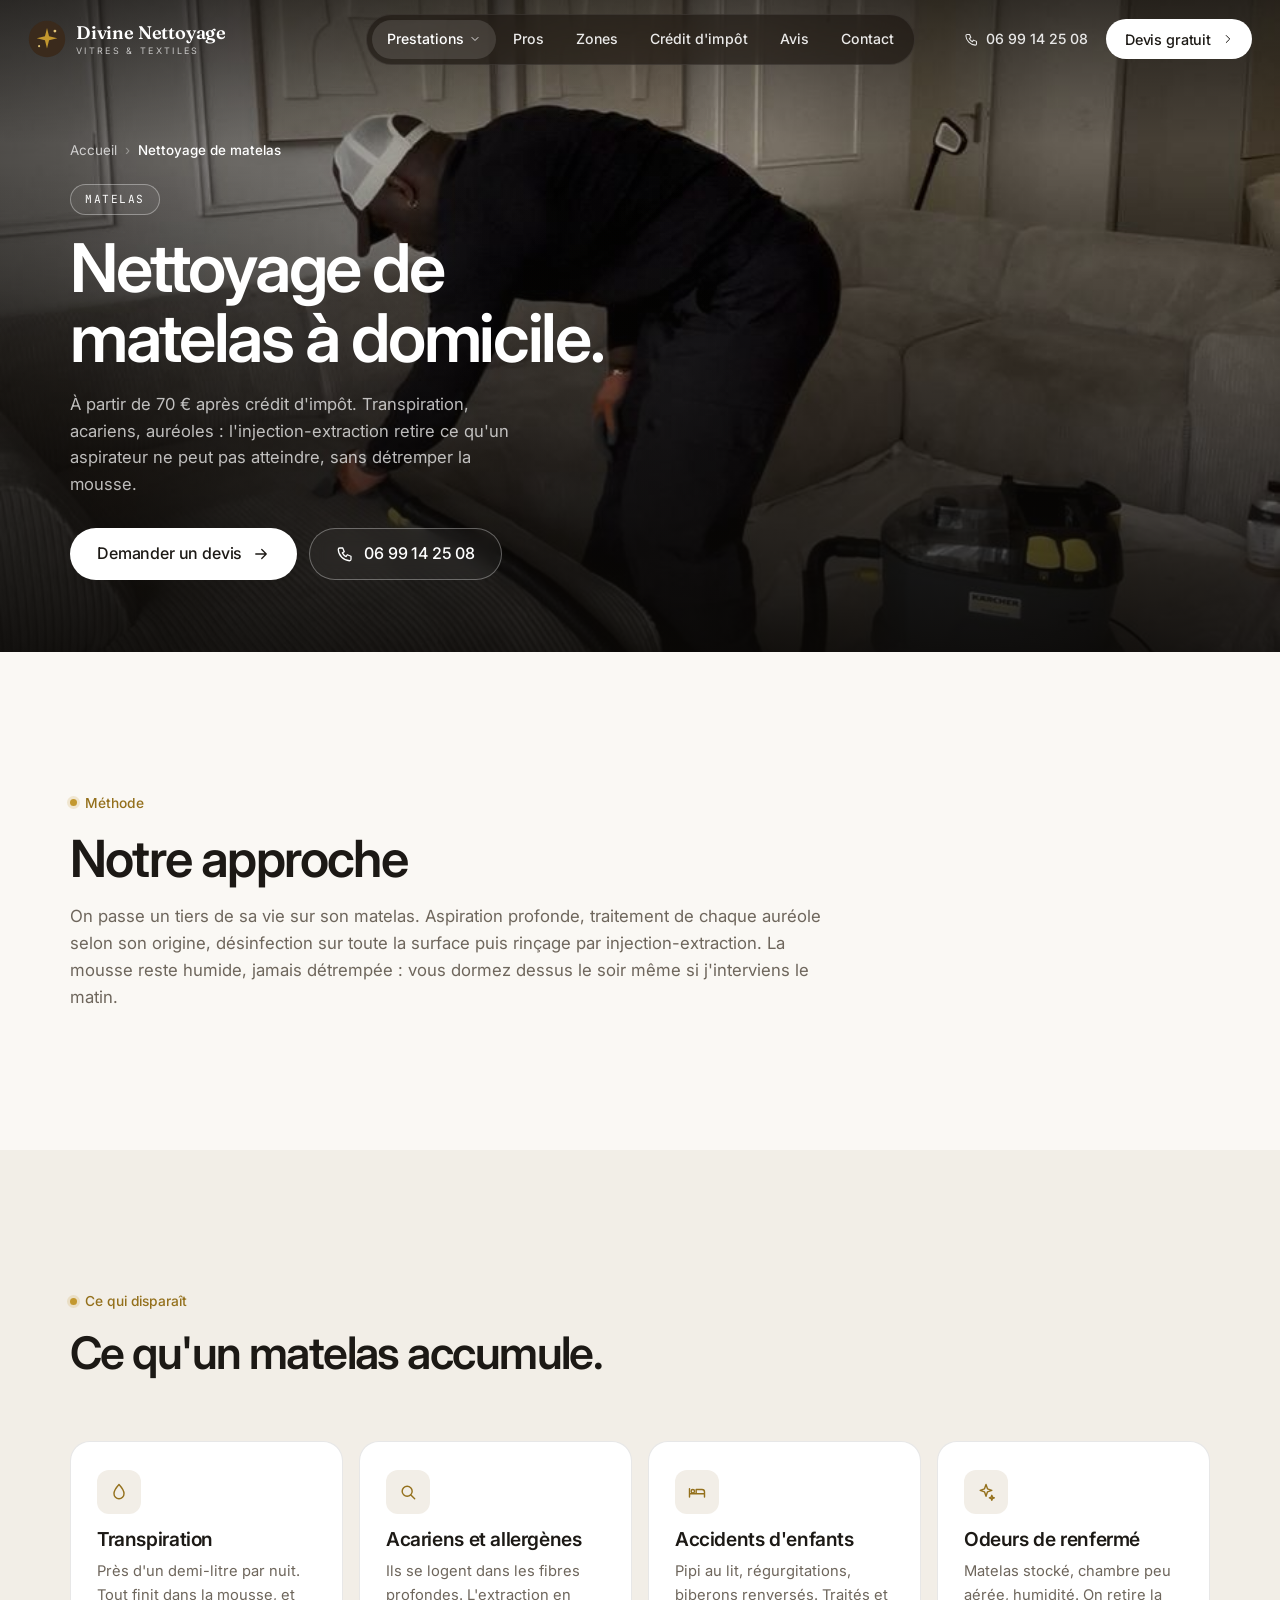
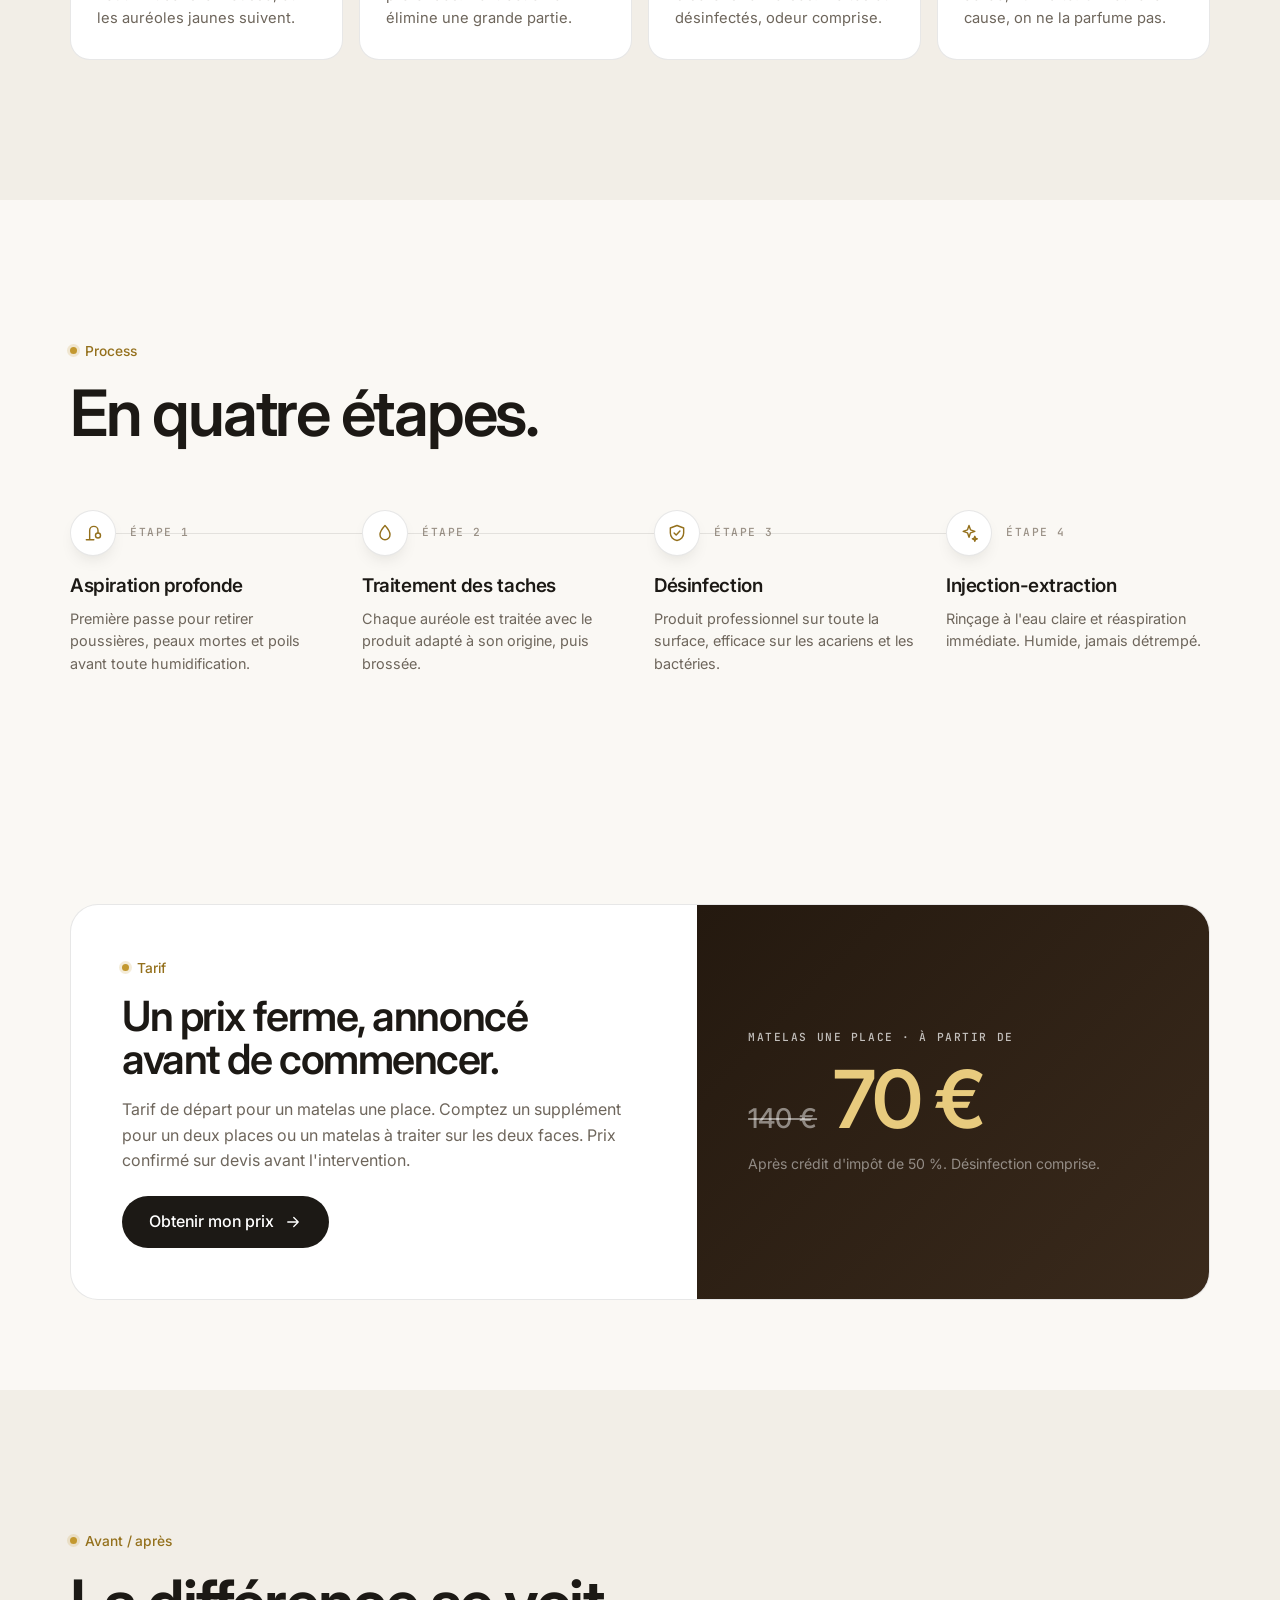
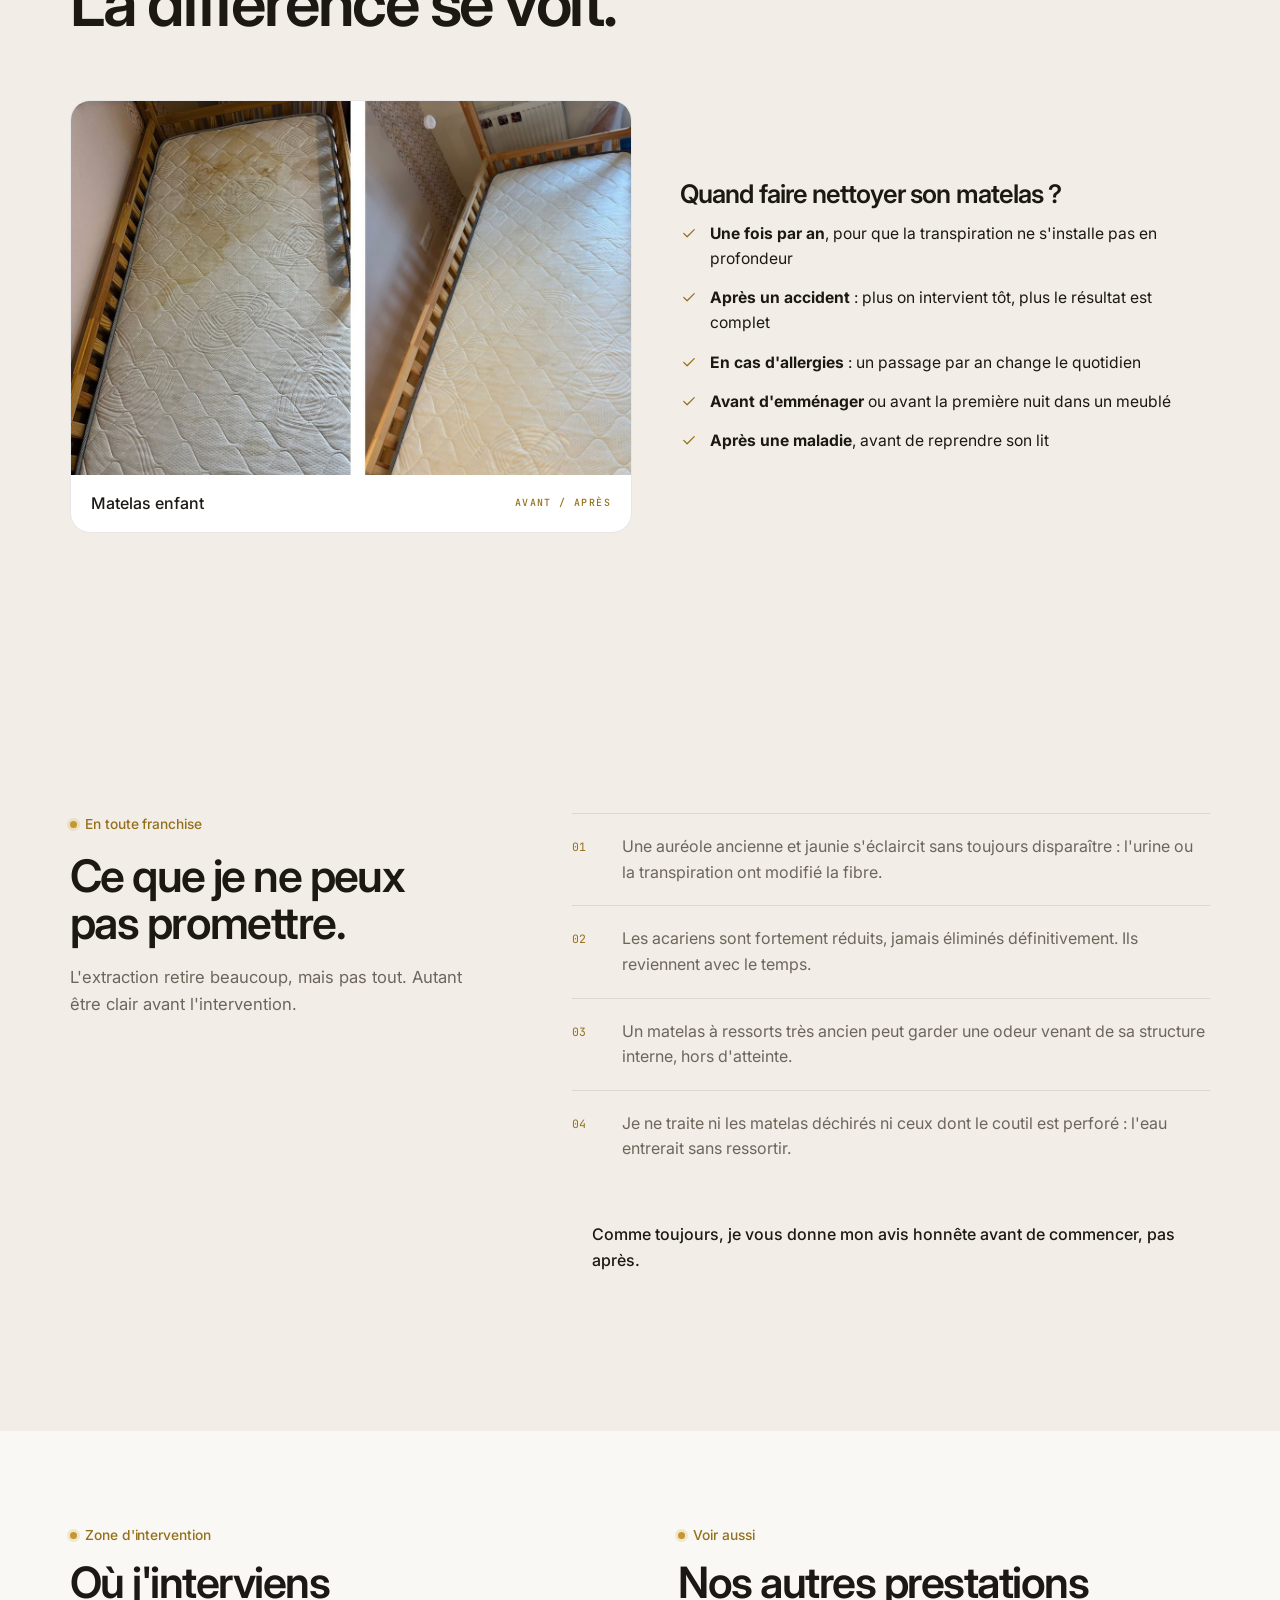
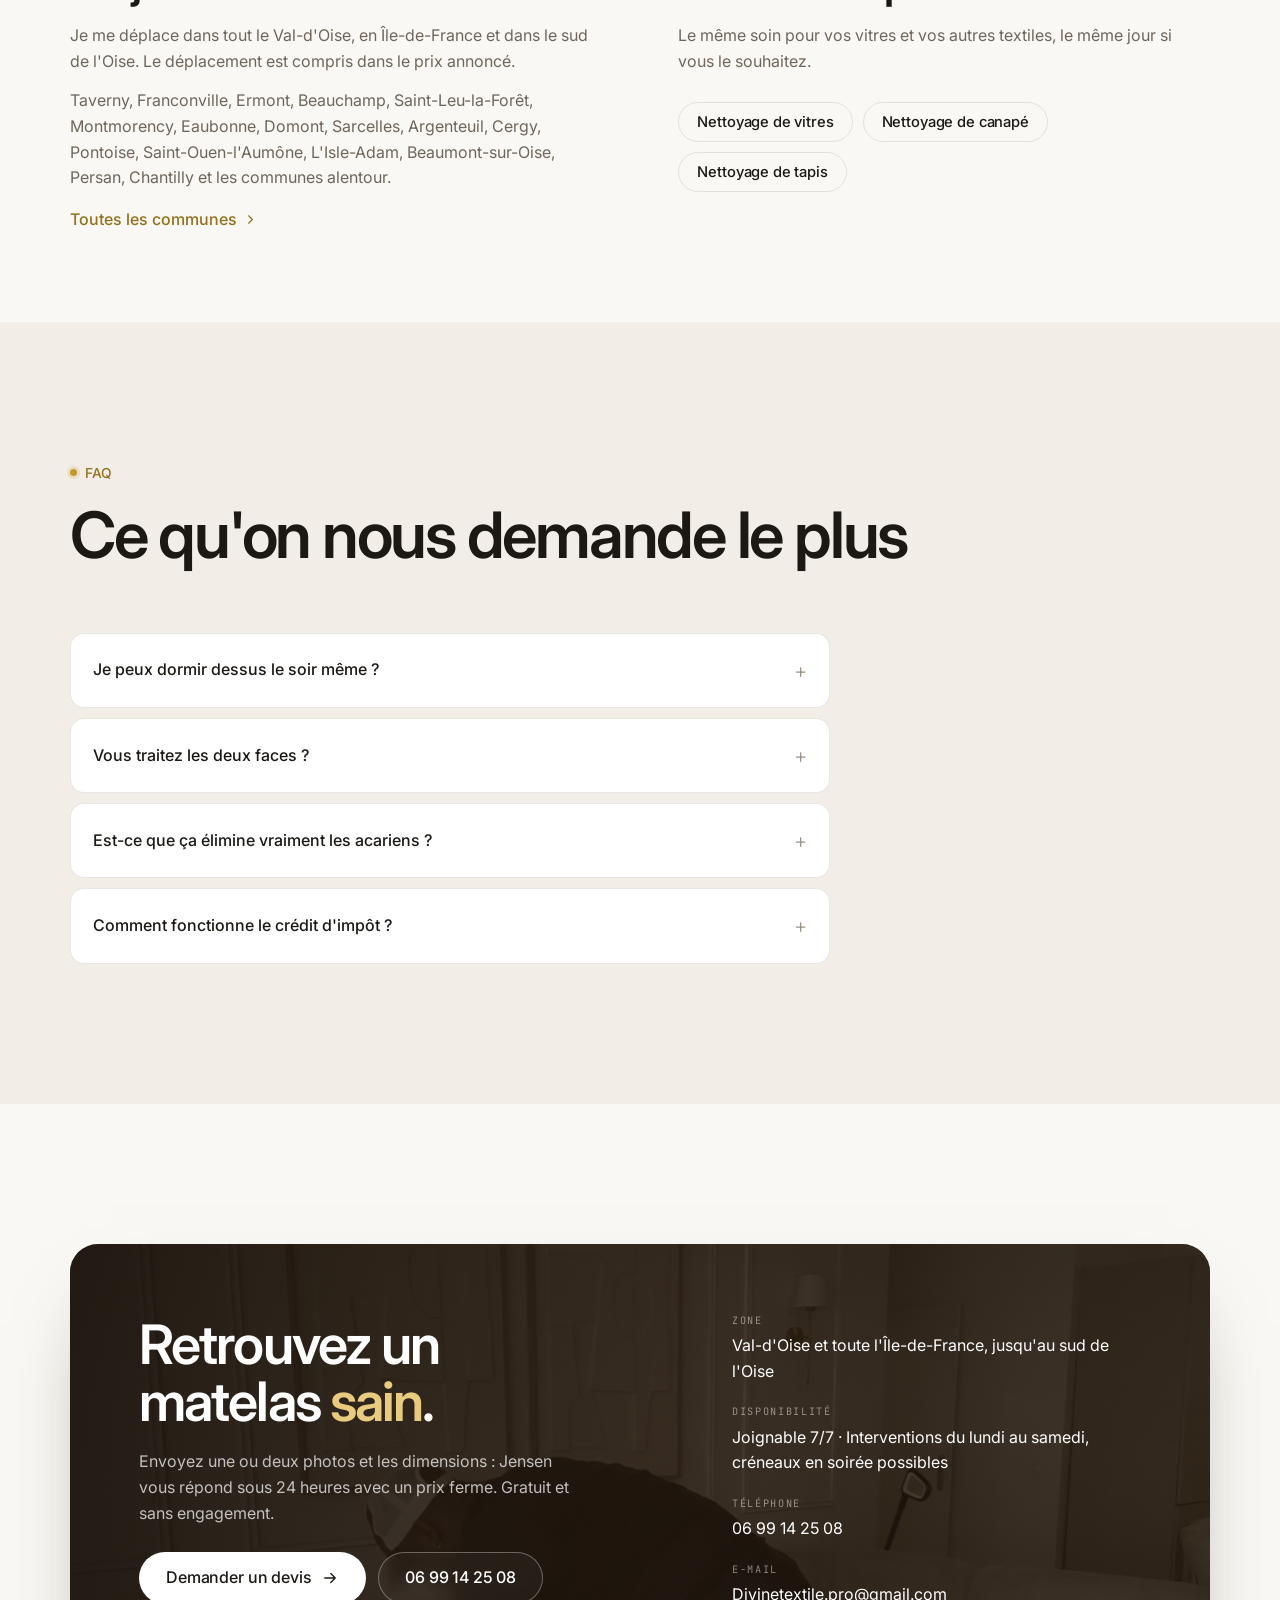
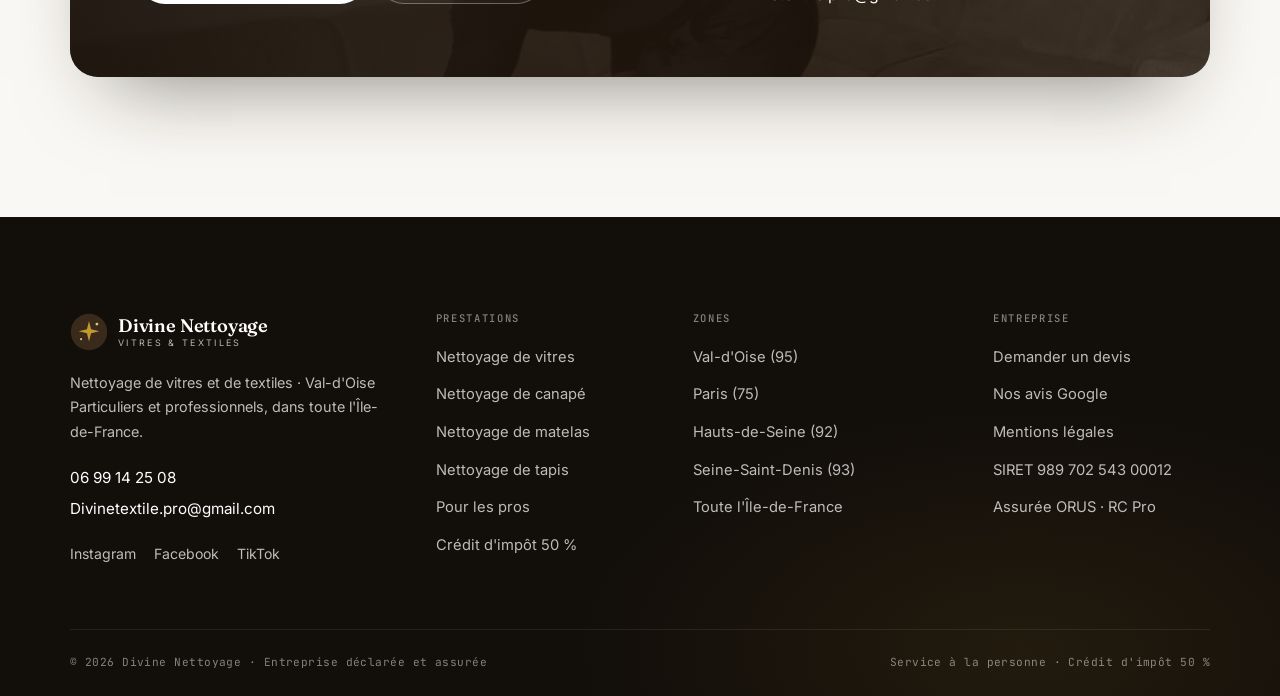
<file: divine-nettoyage/nettoyage-matelas.html>
<!doctype html>
<html lang="fr">
<head>
<meta charset="utf-8">
<meta name="viewport" content="width=device-width, initial-scale=1, viewport-fit=cover">
<title>Nettoyage de matelas à domicile dès 70 € — Val-d'Oise (95) | Divine Nettoyage</title>
<meta name="claude:viewport-fit-sides" content="cover">
<meta name="description" content="Nettoyage de matelas à domicile par injection-extraction dès 70 € après crédit d&#x27;impôt. Acariens, auréoles, odeurs. Val-d&#x27;Oise et Île-de-France.">
<link rel="canonical" href="https://divinenettoyage.fr/nettoyage-matelas.html">
<meta name="robots" content="index, follow, max-image-preview:large">
<meta name="geo.region" content="FR-95">
<meta name="geo.placename" content="Val-d'Oise, Île-de-France">
<meta property="og:type" content="website">
<meta property="og:locale" content="fr_FR">
<meta property="og:site_name" content="Divine Nettoyage">
<meta property="og:url" content="https://divinenettoyage.fr/nettoyage-matelas.html">
<meta property="og:title" content="Nettoyage de matelas à domicile dès 70 € — Val-d&#x27;Oise (95) | Divine Nettoyage">
<meta property="og:description" content="Nettoyage de matelas à domicile par injection-extraction dès 70 € après crédit d&#x27;impôt. Acariens, auréoles, odeurs. Val-d&#x27;Oise et Île-de-France.">
<meta property="og:image" content="https://divinenettoyage.fr/images/partage.jpg">
<meta name="twitter:card" content="summary_large_image">
<meta name="theme-color" content="#120E0A">
<link rel="icon" href="favicon.ico" sizes="any">
<link rel="icon" type="image/png" href="images/icon-192.png">
<link rel="apple-touch-icon" href="images/icon-180.png">
<link rel="preconnect" href="https://fonts.googleapis.com">
<link rel="preconnect" href="https://fonts.gstatic.com" crossorigin>
<link rel="stylesheet" href="https://fonts.googleapis.com/css2?family=Inter:wght@400;500;600;700&family=JetBrains+Mono:wght@400;500&family=Fraunces:opsz,wght@9..144,600&display=swap">
<link rel="stylesheet" href="assets/style.css">

<script type="application/ld+json">{"@context": "https://schema.org", "@type": "HomeAndConstructionBusiness", "@id": "https://divinenettoyage.fr/#entreprise", "name": "Divine Nettoyage", "description": "Nettoyage de textiles d'ameublement (canapés, matelas, tapis, sièges de voiture) par injection-extraction et lavage de vitres, à domicile et pour les professionnels, en Val-d'Oise et dans toute l'Île-de-France.", "url": "https://divinenettoyage.fr/", "email": "Divinetextile.pro@gmail.com", "telephone": "+33699142508", "image": "https://divinenettoyage.fr/images/partage.jpg", "logo": "https://divinenettoyage.fr/images/icon-512.png", "priceRange": "€€", "currenciesAccepted": "EUR", "paymentAccepted": "Carte bancaire, virement, espèces", "address": {"@type": "PostalAddress", "streetAddress": "16 rue de la Fontaine Hurée", "addressLocality": "Ronquerolles", "postalCode": "95340", "addressRegion": "Île-de-France", "addressCountry": "FR"}, "areaServed": [{"@type": "AdministrativeArea", "name": "Val-d'Oise (95)"}, {"@type": "AdministrativeArea", "name": "Paris (75)"}, {"@type": "AdministrativeArea", "name": "Hauts-de-Seine (92)"}, {"@type": "AdministrativeArea", "name": "Seine-Saint-Denis (93)"}, {"@type": "AdministrativeArea", "name": "Val-de-Marne (94)"}, {"@type": "AdministrativeArea", "name": "Yvelines (78)"}, {"@type": "AdministrativeArea", "name": "Essonne (91)"}, {"@type": "AdministrativeArea", "name": "Seine-et-Marne (77)"}], "aggregateRating": {"@type": "AggregateRating", "ratingValue": "5.0", "reviewCount": "43"}, "sameAs": ["https://www.instagram.com/divinenettoyage", "https://www.facebook.com/share/1EhrKePbFw/", "https://www.tiktok.com/@divinetextile"]}</script>
<script type="application/ld+json">{"@context": "https://schema.org", "@type": "Service", "serviceType": "Nettoyage de matelas", "name": "Nettoyage de matelas", "description": "Nettoyage de matelas à domicile par injection-extraction dès 70 € après crédit d'impôt.", "url": "https://divinenettoyage.fr/nettoyage-matelas.html", "provider": {"@id": "https://divinenettoyage.fr/#entreprise"}, "areaServed": [{"@type": "AdministrativeArea", "name": "Val-d'Oise (95)"}, {"@type": "AdministrativeArea", "name": "Île-de-France"}], "offers": {"@type": "Offer", "priceCurrency": "EUR", "price": "70", "description": "À partir de 70 € après crédit d'impôt de 50 %"}}</script>
<script type="application/ld+json">{"@context": "https://schema.org", "@type": "FAQPage", "mainEntity": [{"@type": "Question", "name": "Je peux dormir dessus le soir même ?", "acceptedAnswer": {"@type": "Answer", "text": "Oui, si j'interviens le matin. Comptez 6 à 12 heures de séchage dans une pièce aérée."}}, {"@type": "Question", "name": "Vous traitez les deux faces ?", "acceptedAnswer": {"@type": "Answer", "text": "Sur demande. Le plus souvent, seule la face du dessus a besoin d'être traitée."}}, {"@type": "Question", "name": "Est-ce que ça élimine vraiment les acariens ?", "acceptedAnswer": {"@type": "Answer", "text": "L'extraction et la désinfection en retirent une grande partie, mais aucun professionnel honnête ne vous promettra une élimination totale et définitive : ils reviennent avec le temps. Un passage par an fait une vraie différence."}}, {"@type": "Question", "name": "Comment fonctionne le crédit d'impôt ?", "acceptedAnswer": {"@type": "Answer", "text": "Vous réglez la facture, puis 50 % vous sont rendus par l'État au titre des services à la personne. Avec l'avance immédiate, la réduction est appliquée tout de suite : vous ne sortez que la moitié."}}]}</script>
</head>
<body>

<header class="site-header" id="top">
  <div class="bar">
    <a class="brand" href="index.html" aria-label="Divine Nettoyage, accueil"><svg viewBox="0 0 48 48" aria-hidden="true"><circle class="bg" cx="24" cy="24" r="23" fill="#3A2A1C"/><path d="M24 10 L26.6 20.4 L37 23 L26.6 25.6 L24 36 L21.4 25.6 L11 23 L21.4 20.4 Z" fill="#C3982F"/><circle cx="34" cy="14" r="1.8" fill="#E3C77A"/><circle cx="14" cy="33" r="1.3" fill="#E3C77A"/></svg><span class="brand-txt"><span class="brand-name">Divine Nettoyage</span><span class="brand-sub">Vitres &amp; Textiles</span></span></a>
    <nav class="mainnav" aria-label="Navigation principale">
      <div class="dd current">
        <button type="button" aria-haspopup="true" aria-expanded="false">Prestations <svg viewBox="0 0 24 24" fill="none" stroke="currentColor" stroke-width="1.7" stroke-linecap="round" stroke-linejoin="round" aria-hidden="true"><path d="M6 9l6 6 6-6"/></svg></button>
        <div class="dd-menu"><a href="nettoyage-vitres.html">Nettoyage de vitres<small>Sur devis</small></a><a href="nettoyage-canape.html">Nettoyage de canapé<small>dès 80 €</small></a><a href="nettoyage-matelas.html" aria-current="page">Nettoyage de matelas<small>dès 70 €</small></a><a href="nettoyage-tapis.html">Nettoyage de tapis<small>dès 50 €</small></a></div>
      </div>
      <a href="professionnels.html">Pros</a>
      <a href="zones.html">Zones</a>
      <a href="credit-impot.html">Crédit d'impôt</a>
      <a href="index.html#avis">Avis</a>
      <a href="index.html#contact">Contact</a>
    </nav>
    <div class="hdr-right">
      <a class="hdr-tel" href="tel:+33699142508"><svg viewBox="0 0 24 24" fill="none" stroke="currentColor" stroke-width="1.7" stroke-linecap="round" stroke-linejoin="round" aria-hidden="true"><path d="M5 4h4l2 5-2.5 1.5a11 11 0 005 5L15 13l5 2v4a2 2 0 01-2 2A16 16 0 013 6a2 2 0 012-2"/></svg>06 99 14 25 08</a>
      <a class="btn btn-white hdr-cta" href="devis.html#matelas">Devis gratuit <svg viewBox="0 0 24 24" fill="none" stroke="currentColor" stroke-width="1.7" stroke-linecap="round" stroke-linejoin="round" aria-hidden="true"><path d="M9 6l6 6-6 6"/></svg></a>
      <button class="burger" type="button" aria-label="Ouvrir le menu" aria-controls="mnav" aria-expanded="false"><svg viewBox="0 0 24 24" fill="none" stroke="currentColor" stroke-width="1.7" stroke-linecap="round" stroke-linejoin="round" aria-hidden="true"><path d="M4 8h16M4 16h16"/></svg></button>
    </div>
  </div>
</header>
<div class="mnav" id="mnav" role="dialog" aria-modal="true" aria-label="Menu">
  <div class="mnav-top"><a class="brand" href="index.html" aria-label="Divine Nettoyage, accueil"><svg viewBox="0 0 48 48" aria-hidden="true"><circle class="bg" cx="24" cy="24" r="23" fill="#3A2A1C"/><path d="M24 10 L26.6 20.4 L37 23 L26.6 25.6 L24 36 L21.4 25.6 L11 23 L21.4 20.4 Z" fill="#C3982F"/><circle cx="34" cy="14" r="1.8" fill="#E3C77A"/><circle cx="14" cy="33" r="1.3" fill="#E3C77A"/></svg><span class="brand-txt"><span class="brand-name">Divine Nettoyage</span><span class="brand-sub">Vitres &amp; Textiles</span></span></a><button class="burger" type="button" aria-label="Fermer le menu"><svg viewBox="0 0 24 24" fill="none" stroke="currentColor" stroke-width="1.7" stroke-linecap="round" stroke-linejoin="round" aria-hidden="true"><path d="M6 6l12 12M18 6L6 18"/></svg></button></div>
  <nav aria-label="Menu mobile">
    <a href="index.html">Accueil</a>
    <a class="sub" href="nettoyage-vitres.html">Nettoyage de vitres<small>Sur devis</small></a><a class="sub" href="nettoyage-canape.html">Nettoyage de canapé<small>dès 80 €</small></a><a class="sub" href="nettoyage-matelas.html">Nettoyage de matelas<small>dès 70 €</small></a><a class="sub" href="nettoyage-tapis.html">Nettoyage de tapis<small>dès 50 €</small></a>
    <a href="professionnels.html">Professionnels</a>
    <a href="zones.html">Zones d'intervention</a>
    <a href="credit-impot.html">Crédit d'impôt</a>
    <a href="index.html#avis">Avis clients</a>
  </nav>
  <div class="mnav-cta">
    <a class="btn btn-white" href="devis.html#matelas">Demander un devis gratuit</a>
    <a class="btn btn-ghost" href="tel:+33699142508"><svg viewBox="0 0 24 24" fill="none" stroke="currentColor" stroke-width="1.7" stroke-linecap="round" stroke-linejoin="round" aria-hidden="true"><path d="M5 4h4l2 5-2.5 1.5a11 11 0 005 5L15 13l5 2v4a2 2 0 01-2 2A16 16 0 013 6a2 2 0 012-2"/></svg> 06 99 14 25 08</a>
    <p>Joignable 7 jours sur 7 · Réponse sous 24 h</p>
  </div>
</div>
<main id="main">

<section class="hero page-hero">
  <div class="hero-media" style="--pos:50% 55%"><img src="images/canape-angle-injection.jpg" alt="" fetchpriority="high"></div>
  <div class="wrap">
    <nav class="crumbs" aria-label="Fil d'Ariane"><a href="index.html">Accueil</a><i>›</i><span aria-current="page">Nettoyage de matelas</span></nav>
    <span class="pill-tag">Matelas</span>
    <h1>Nettoyage de matelas à domicile.</h1>
    <p class="lede">À partir de 70 € après crédit d'impôt. Transpiration, acariens, auréoles : l'injection-extraction retire ce qu'un aspirateur ne peut pas atteindre, sans détremper la mousse.</p>
    <div class="actions">
      <a class="btn btn-white" href="devis.html#matelas">Demander un devis <svg viewBox="0 0 24 24" fill="none" stroke="currentColor" stroke-width="1.7" stroke-linecap="round" stroke-linejoin="round" aria-hidden="true"><path d="M5 12h14M13 6l6 6-6 6"/></svg></a>
      <a class="btn btn-ghost" href="tel:+33699142508"><svg viewBox="0 0 24 24" fill="none" stroke="currentColor" stroke-width="1.7" stroke-linecap="round" stroke-linejoin="round" aria-hidden="true"><path d="M5 4h4l2 5-2.5 1.5a11 11 0 005 5L15 13l5 2v4a2 2 0 01-2 2A16 16 0 013 6a2 2 0 012-2"/></svg> 06 99 14 25 08</a>
    </div>
  </div>
</section>
<section class="section">
  <div class="wrap"><div class="lead-block reveal"><span class="eyebrow">Méthode</span><h2>Notre approche</h2><p>On passe un tiers de sa vie sur son matelas. Aspiration profonde, traitement de chaque auréole selon son origine, désinfection sur toute la surface puis rinçage par injection-extraction. La mousse reste humide, jamais détrempée : vous dormez dessus le soir même si j'interviens le matin.</p></div></div>
</section>
<section class="section band">
  <div class="wrap"><div class="shead small"><span class="eyebrow">Ce qui disparaît</span><h2>Ce qu'un matelas accumule.</h2></div>
  <div class="tiles four"><div class="tile reveal"><span class="ic"><svg viewBox="0 0 24 24" fill="none" stroke="currentColor" stroke-width="1.7" stroke-linecap="round" stroke-linejoin="round" aria-hidden="true"><path d="M12 3s6 6.5 6 11a6 6 0 01-12 0c0-4.5 6-11 6-11z"/></svg></span><h3>Transpiration</h3><p>Près d'un demi-litre par nuit. Tout finit dans la mousse, et les auréoles jaunes suivent.</p></div><div class="tile reveal"><span class="ic"><svg viewBox="0 0 24 24" fill="none" stroke="currentColor" stroke-width="1.7" stroke-linecap="round" stroke-linejoin="round" aria-hidden="true"><circle cx="11" cy="11" r="6"/><path d="M20 20l-4.5-4.5"/></svg></span><h3>Acariens et allergènes</h3><p>Ils se logent dans les fibres profondes. L'extraction en élimine une grande partie.</p></div><div class="tile reveal"><span class="ic"><svg viewBox="0 0 24 24" fill="none" stroke="currentColor" stroke-width="1.7" stroke-linecap="round" stroke-linejoin="round" aria-hidden="true"><path d="M3 18V8M3 14h18v4M21 14v-2a3 3 0 00-3-3h-7v5"/><circle cx="7" cy="11" r="2"/></svg></span><h3>Accidents d'enfants</h3><p>Pipi au lit, régurgitations, biberons renversés. Traités et désinfectés, odeur comprise.</p></div><div class="tile reveal"><span class="ic"><svg viewBox="0 0 24 24" fill="none" stroke="currentColor" stroke-width="1.7" stroke-linecap="round" stroke-linejoin="round" aria-hidden="true"><path d="M12 3l1.8 5.2L19 10l-5.2 1.8L12 17l-1.8-5.2L5 10l5.2-1.8zM19 16l.8 2.2L22 19l-2.2.8L19 22l-.8-2.2L16 19l2.2-.8z"/></svg></span><h3>Odeurs de renfermé</h3><p>Matelas stocké, chambre peu aérée, humidité. On retire la cause, on ne la parfume pas.</p></div></div></div>
</section>
<section class="section">
  <div class="wrap">
    <div class="shead"><span class="eyebrow">Process</span><h2>En quatre étapes.</h2></div>
    <div class="steps"><div class="step reveal"><div class="head"><span class="ic"><svg viewBox="0 0 24 24" fill="none" stroke="currentColor" stroke-width="1.7" stroke-linecap="round" stroke-linejoin="round" aria-hidden="true"><path d="M4 20h9M8 20V9a5 5 0 0110 0v3"/><circle cx="18" cy="15" r="3"/></svg></span><span class="mono">Étape 1</span></div><h3>Aspiration profonde</h3><p>Première passe pour retirer poussières, peaux mortes et poils avant toute humidification.</p></div><div class="step reveal"><div class="head"><span class="ic"><svg viewBox="0 0 24 24" fill="none" stroke="currentColor" stroke-width="1.7" stroke-linecap="round" stroke-linejoin="round" aria-hidden="true"><path d="M12 3s6 6.5 6 11a6 6 0 01-12 0c0-4.5 6-11 6-11z"/></svg></span><span class="mono">Étape 2</span></div><h3>Traitement des taches</h3><p>Chaque auréole est traitée avec le produit adapté à son origine, puis brossée.</p></div><div class="step reveal"><div class="head"><span class="ic"><svg viewBox="0 0 24 24" fill="none" stroke="currentColor" stroke-width="1.7" stroke-linecap="round" stroke-linejoin="round" aria-hidden="true"><path d="M12 3l8 3v6c0 4.5-3.4 8.3-8 9-4.6-.7-8-4.5-8-9V6z"/><path d="M8.5 12l2.5 2.5 4.5-5"/></svg></span><span class="mono">Étape 3</span></div><h3>Désinfection</h3><p>Produit professionnel sur toute la surface, efficace sur les acariens et les bactéries.</p></div><div class="step reveal"><div class="head"><span class="ic"><svg viewBox="0 0 24 24" fill="none" stroke="currentColor" stroke-width="1.7" stroke-linecap="round" stroke-linejoin="round" aria-hidden="true"><path d="M12 3l1.8 5.2L19 10l-5.2 1.8L12 17l-1.8-5.2L5 10l5.2-1.8zM19 16l.8 2.2L22 19l-2.2.8L19 22l-.8-2.2L16 19l2.2-.8z"/></svg></span><span class="mono">Étape 4</span></div><h3>Injection-extraction</h3><p>Rinçage à l'eau claire et réaspiration immédiate. Humide, jamais détrempé.</p></div></div>
  </div>
</section>

<section class="section tight">
  <div class="wrap">
    <div class="pricecard reveal">
      <div class="l"><span class="eyebrow">Tarif</span><h2>Un prix ferme, annoncé avant de commencer.</h2><p>Tarif de départ pour un matelas une place. Comptez un supplément pour un deux places ou un matelas à traiter sur les deux faces. Prix confirmé sur devis avant l'intervention.</p>
        <div style="display:flex;gap:12px;flex-wrap:wrap;margin-top:6px"><a class="btn btn-dark" href="devis.html#matelas">Obtenir mon prix <svg viewBox="0 0 24 24" fill="none" stroke="currentColor" stroke-width="1.7" stroke-linecap="round" stroke-linejoin="round" aria-hidden="true"><path d="M5 12h14M13 6l6 6-6 6"/></svg></a></div></div>
      <div class="r"><span class="mono">Matelas une place · à partir de</span><div class="bigprice"><s>140 €</s><b>70 €</b></div><p>Après crédit d'impôt de 50 %. Désinfection comprise.</p></div>
    </div>
  </div>
</section>

<section class="section band">
  <div class="wrap">
    <div class="shead"><span class="eyebrow">Avant / après</span><h2>La différence se voit.</h2></div>
    <div class="ba">
      <figure class="reveal"><img src="images/avant-apres-matelas.jpg" alt="Matelas d'enfant taché avant et après nettoyage" loading="lazy"><figcaption>Matelas enfant<span class="mono">Avant / Après</span></figcaption></figure>
      <div class="reveal" style="display:grid;gap:14px;align-content:center;padding:clamp(8px,3vw,32px)">
        <h3 style="font-size:1.6rem">Quand faire nettoyer son matelas&nbsp;?</h3>
        <ul class="checks one"><li><svg viewBox="0 0 24 24" fill="none" stroke="currentColor" stroke-width="1.7" stroke-linecap="round" stroke-linejoin="round" aria-hidden="true"><path d="M5 12.5l4.5 4.5L19 7.5"/></svg><span><b>Une fois par an</b>, pour que la transpiration ne s'installe pas en profondeur</span></li><li><svg viewBox="0 0 24 24" fill="none" stroke="currentColor" stroke-width="1.7" stroke-linecap="round" stroke-linejoin="round" aria-hidden="true"><path d="M5 12.5l4.5 4.5L19 7.5"/></svg><span><b>Après un accident</b> : plus on intervient tôt, plus le résultat est complet</span></li><li><svg viewBox="0 0 24 24" fill="none" stroke="currentColor" stroke-width="1.7" stroke-linecap="round" stroke-linejoin="round" aria-hidden="true"><path d="M5 12.5l4.5 4.5L19 7.5"/></svg><span><b>En cas d'allergies</b> : un passage par an change le quotidien</span></li><li><svg viewBox="0 0 24 24" fill="none" stroke="currentColor" stroke-width="1.7" stroke-linecap="round" stroke-linejoin="round" aria-hidden="true"><path d="M5 12.5l4.5 4.5L19 7.5"/></svg><span><b>Avant d'emménager</b> ou avant la première nuit dans un meublé</span></li><li><svg viewBox="0 0 24 24" fill="none" stroke="currentColor" stroke-width="1.7" stroke-linecap="round" stroke-linejoin="round" aria-hidden="true"><path d="M5 12.5l4.5 4.5L19 7.5"/></svg><span><b>Après une maladie</b>, avant de reprendre son lit</span></li></ul>
      </div>
    </div>
  </div>
</section>


<section class="section band">
  <div class="wrap honest">
    <div class="shead small" style="margin:0;align-content:start"><span class="eyebrow">En toute franchise</span><h2>Ce que je ne peux pas promettre.</h2><p>L'extraction retire beaucoup, mais pas tout. Autant être clair avant l'intervention.</p></div>
    <div><ol><li><span>Une auréole ancienne et jaunie s'éclaircit sans toujours disparaître : l'urine ou la transpiration ont modifié la fibre.</span></li><li><span>Les acariens sont fortement réduits, jamais éliminés définitivement. Ils reviennent avec le temps.</span></li><li><span>Un matelas à ressorts très ancien peut garder une odeur venant de sa structure interne, hors d'atteinte.</span></li><li><span>Je ne traite ni les matelas déchirés ni ceux dont le coutil est perforé : l'eau entrerait sans ressortir.</span></li></ol><p class="note">Comme toujours, je vous donne mon avis honnête avant de commencer, pas après.</p></div>
  </div>
</section>
<section class="section tight">
  <div class="wrap split">
    <div class="reveal"><span class="eyebrow">Zone d'intervention</span><h2 style="margin-top:14px">Où j'interviens</h2>
      <p>Je me déplace dans tout le Val-d'Oise, en Île-de-France et dans le sud de l'Oise. Le déplacement est compris dans le prix annoncé.</p>
      <p>Taverny, Franconville, Ermont, Beauchamp, Saint-Leu-la-Forêt, Montmorency, Eaubonne, Domont, Sarcelles, Argenteuil, Cergy, Pontoise, Saint-Ouen-l'Aumône, L'Isle-Adam, Beaumont-sur-Oise, Persan, Chantilly et les communes alentour.</p>
      <p style="margin-top:16px"><a class="link-arrow" href="zones.html">Toutes les communes <svg viewBox="0 0 24 24" fill="none" stroke="currentColor" stroke-width="1.7" stroke-linecap="round" stroke-linejoin="round" aria-hidden="true"><path d="M9 6l6 6-6 6"/></svg></a></p></div>
    <div class="reveal"><span class="eyebrow">Voir aussi</span><h2 style="margin-top:14px">Nos autres prestations</h2>
      <p>Le même soin pour vos vitres et vos autres textiles, le même jour si vous le souhaitez.</p><div style="display:flex;flex-wrap:wrap;gap:10px;margin-top:28px"><a class="btn btn-line btn-sm" href="nettoyage-vitres.html">Nettoyage de vitres</a><a class="btn btn-line btn-sm" href="nettoyage-canape.html">Nettoyage de canapé</a><a class="btn btn-line btn-sm" href="nettoyage-tapis.html">Nettoyage de tapis</a></div></div>
  </div>
</section>

<section class="section band">
  <div class="wrap">
    <div class="shead"><span class="eyebrow">FAQ</span><h2>Ce qu'on nous demande le plus</h2></div>
    <div class="faq"><details><summary>Je peux dormir dessus le soir même ?</summary><p>Oui, si j'interviens le matin. Comptez 6 à 12 heures de séchage dans une pièce aérée.</p></details><details><summary>Vous traitez les deux faces ?</summary><p>Sur demande. Le plus souvent, seule la face du dessus a besoin d'être traitée.</p></details><details><summary>Est-ce que ça élimine vraiment les acariens ?</summary><p>L'extraction et la désinfection en retirent une grande partie, mais aucun professionnel honnête ne vous promettra une élimination totale et définitive : ils reviennent avec le temps. Un passage par an fait une vraie différence.</p></details><details><summary>Comment fonctionne le crédit d'impôt ?</summary><p>Vous réglez la facture, puis 50 % vous sont rendus par l'État au titre des services à la personne. Avec l'avance immédiate, la réduction est appliquée tout de suite : vous ne sortez que la moitié.</p></details></div>
  </div>
</section>

<section class="section" id="contact">
  <div class="wrap">
    <div class="ctacard reveal">
      <img src="images/canape-injection.jpg" alt="" loading="lazy">
      <div class="l">
        <h2>Retrouvez un matelas <span class="gold">sain</span>.</h2>
        <p>Envoyez une ou deux photos et les dimensions : Jensen vous répond sous 24 heures avec un prix ferme. Gratuit et sans engagement.</p>
        <div class="actions">
          <a class="btn btn-white" href="devis.html#matelas">Demander un devis <svg viewBox="0 0 24 24" fill="none" stroke="currentColor" stroke-width="1.7" stroke-linecap="round" stroke-linejoin="round" aria-hidden="true"><path d="M5 12h14M13 6l6 6-6 6"/></svg></a>
          <a class="btn btn-ghost" href="tel:+33699142508">06 99 14 25 08</a>
        </div>
      </div>
      <dl>
        <div><dt>Zone</dt><dd>Val-d'Oise et toute l'Île-de-France, jusqu'au sud de l'Oise</dd></div>
        <div><dt>Disponibilité</dt><dd>Joignable 7/7 · Interventions du lundi au samedi, créneaux en soirée possibles</dd></div>
        <div><dt>Téléphone</dt><dd><a href="tel:+33699142508">06 99 14 25 08</a></dd></div>
        <div><dt>E-mail</dt><dd><a href="mailto:Divinetextile.pro@gmail.com">Divinetextile.pro@gmail.com</a></dd></div>
      </dl>
    </div>
  </div>
</section>

</main>

<footer class="site-footer">
  <div class="wrap">
    <div class="fgrid">
      <div class="fbrand">
        <a class="brand" href="index.html" aria-label="Divine Nettoyage, accueil"><svg viewBox="0 0 48 48" aria-hidden="true"><circle class="bg" cx="24" cy="24" r="23" fill="#3A2A1C"/><path d="M24 10 L26.6 20.4 L37 23 L26.6 25.6 L24 36 L21.4 25.6 L11 23 L21.4 20.4 Z" fill="#C3982F"/><circle cx="34" cy="14" r="1.8" fill="#E3C77A"/><circle cx="14" cy="33" r="1.3" fill="#E3C77A"/></svg><span class="brand-txt"><span class="brand-name">Divine Nettoyage</span><span class="brand-sub">Vitres &amp; Textiles</span></span></a>
        <p>Nettoyage de vitres et de textiles · Val-d'Oise<br>Particuliers et professionnels, dans toute l'Île-de-France.</p>
        <div class="contact"><a href="tel:+33699142508">06 99 14 25 08</a><a href="mailto:Divinetextile.pro@gmail.com">Divinetextile.pro@gmail.com</a></div>
        <div class="fsoc"><a href="https://www.instagram.com/divinenettoyage" target="_blank" rel="noopener">Instagram</a><a href="https://www.facebook.com/share/1EhrKePbFw/" target="_blank" rel="noopener">Facebook</a><a href="https://www.tiktok.com/@divinetextile" target="_blank" rel="noopener">TikTok</a></div>
      </div>
      <div class="fcol"><h4>Prestations</h4><ul><li><a href="nettoyage-vitres.html">Nettoyage de vitres</a></li><li><a href="nettoyage-canape.html">Nettoyage de canapé</a></li><li><a href="nettoyage-matelas.html">Nettoyage de matelas</a></li><li><a href="nettoyage-tapis.html">Nettoyage de tapis</a></li><li><a href="professionnels.html">Pour les pros</a></li><li><a href="credit-impot.html">Crédit d'impôt 50 %</a></li></ul></div>
      <div class="fcol"><h4>Zones</h4><ul><li><a href="zones.html">Val-d'Oise (95)</a></li><li><a href="zones.html">Paris (75)</a></li><li><a href="zones.html">Hauts-de-Seine (92)</a></li><li><a href="zones.html">Seine-Saint-Denis (93)</a></li><li><a href="zones.html">Toute l'Île-de-France</a></li></ul></div>
      <div class="fcol"><h4>Entreprise</h4><ul><li><a href="devis.html#matelas">Demander un devis</a></li><li><a href="https://share.google/4LWD04qh5UaOUdYKN" target="_blank" rel="noopener">Nos avis Google</a></li><li><a href="mentions-legales.html">Mentions légales</a></li><li><span>SIRET 989 702 543 00012</span></li><li><span>Assurée ORUS · RC Pro</span></li></ul></div>
    </div>
  </div>
  <div class="wrap"><div class="fbottom"><span>© <span class="yr">2026</span> Divine Nettoyage · Entreprise déclarée et assurée</span><span>Service à la personne · Crédit d'impôt 50 %</span></div></div>
</footer>
<script src="assets/site.js"></script>

</body>
</html>
</file>
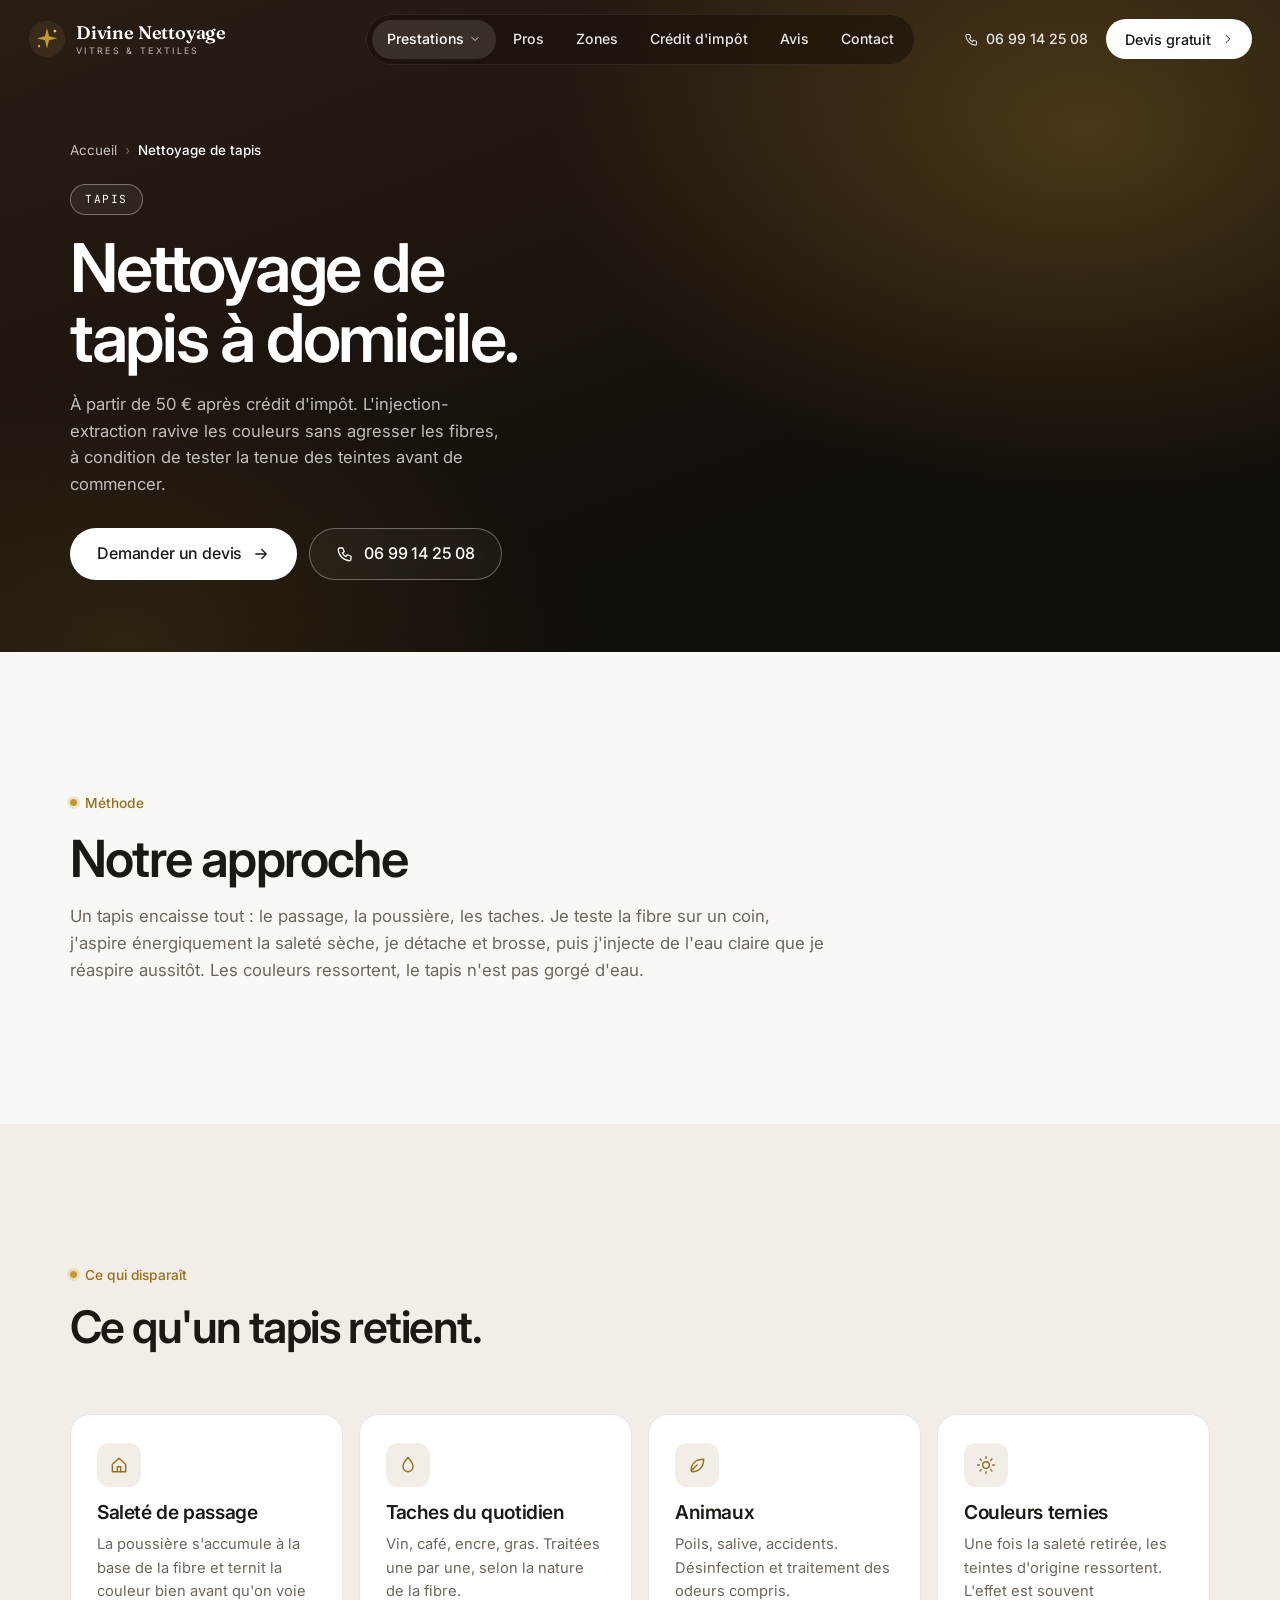
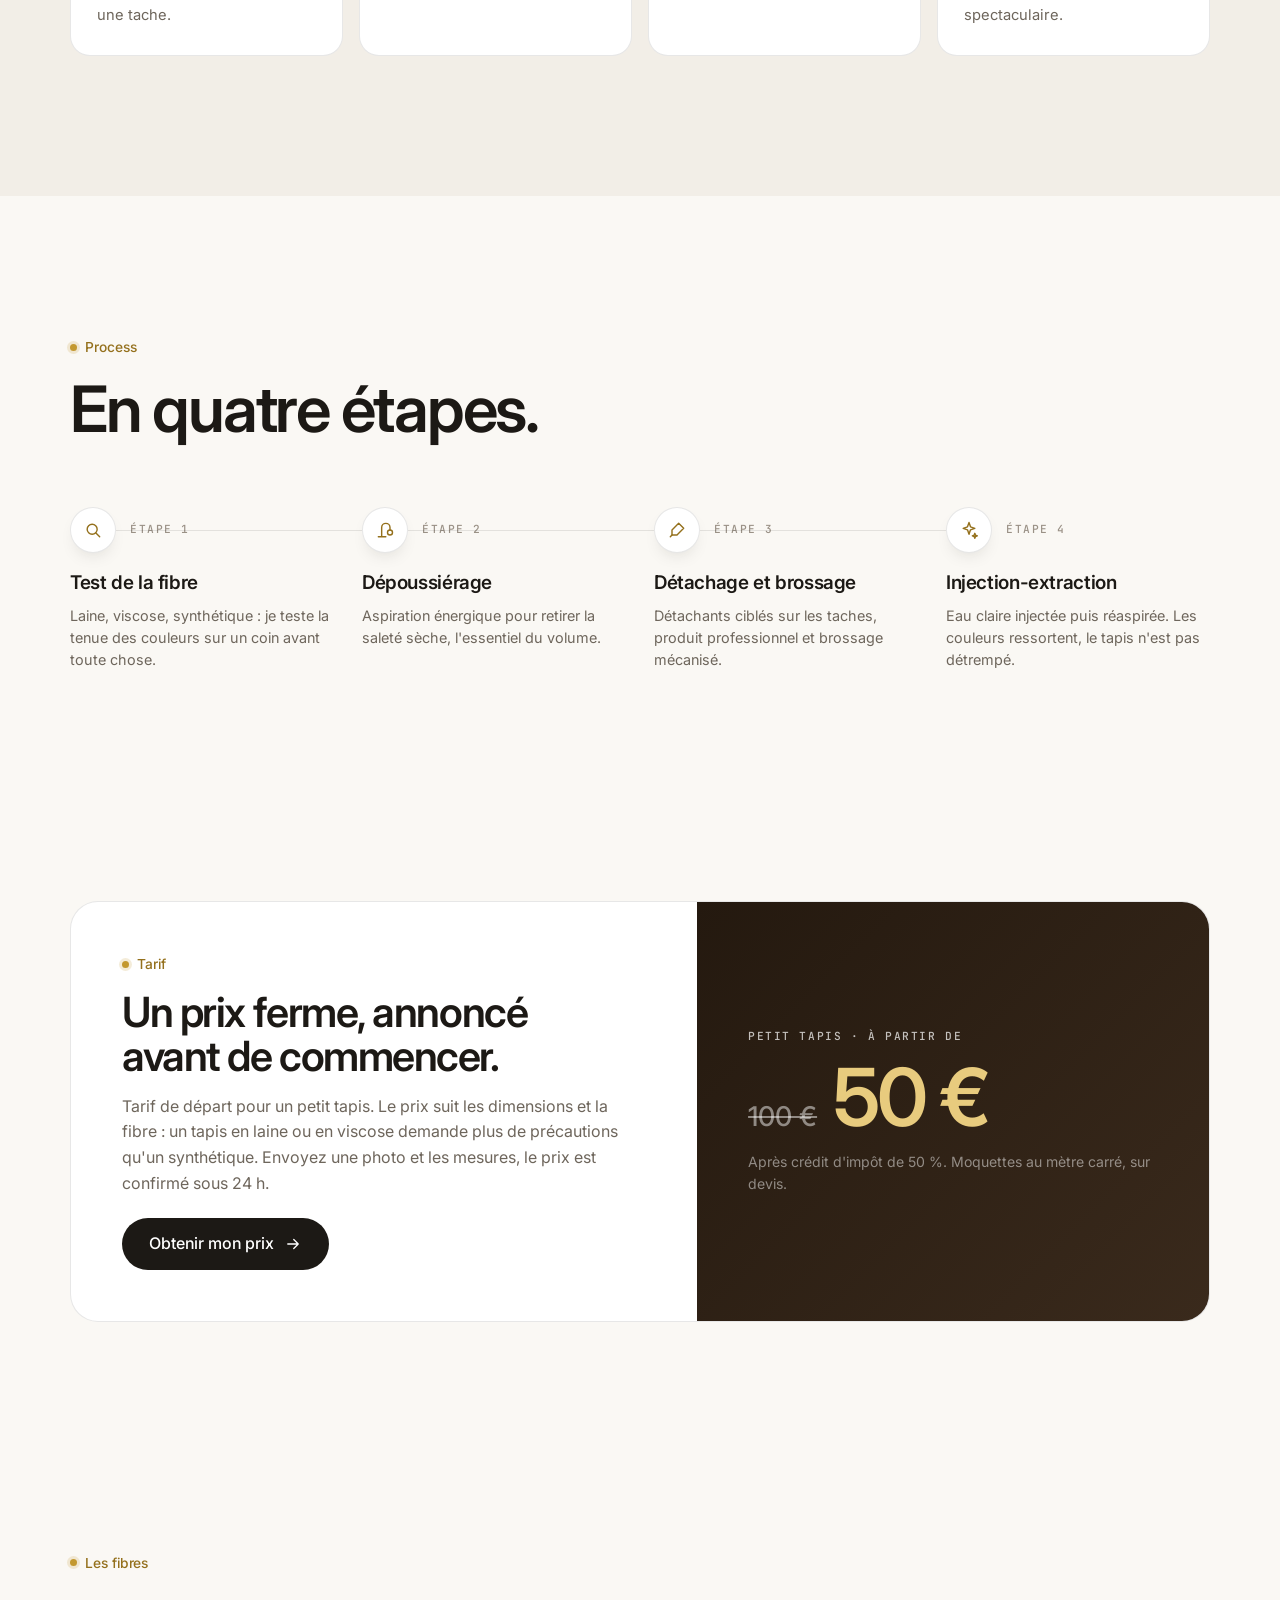
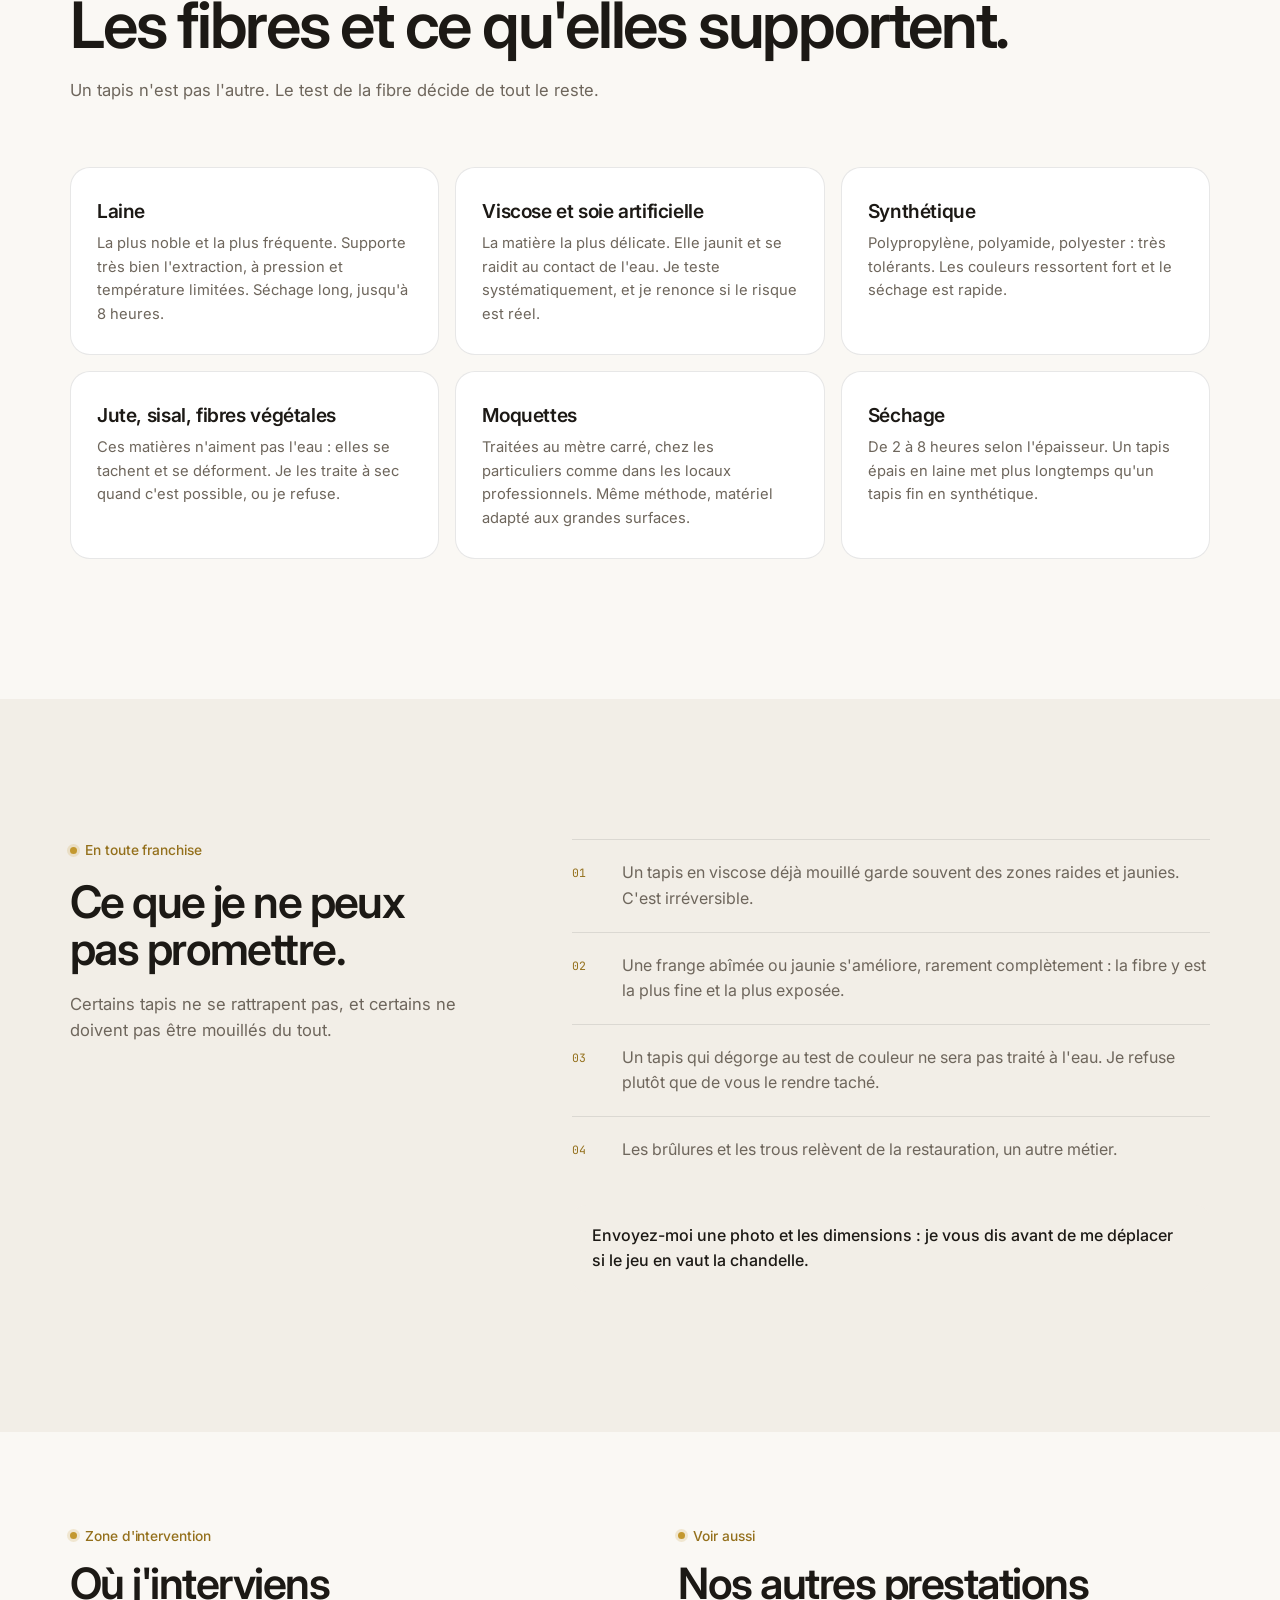
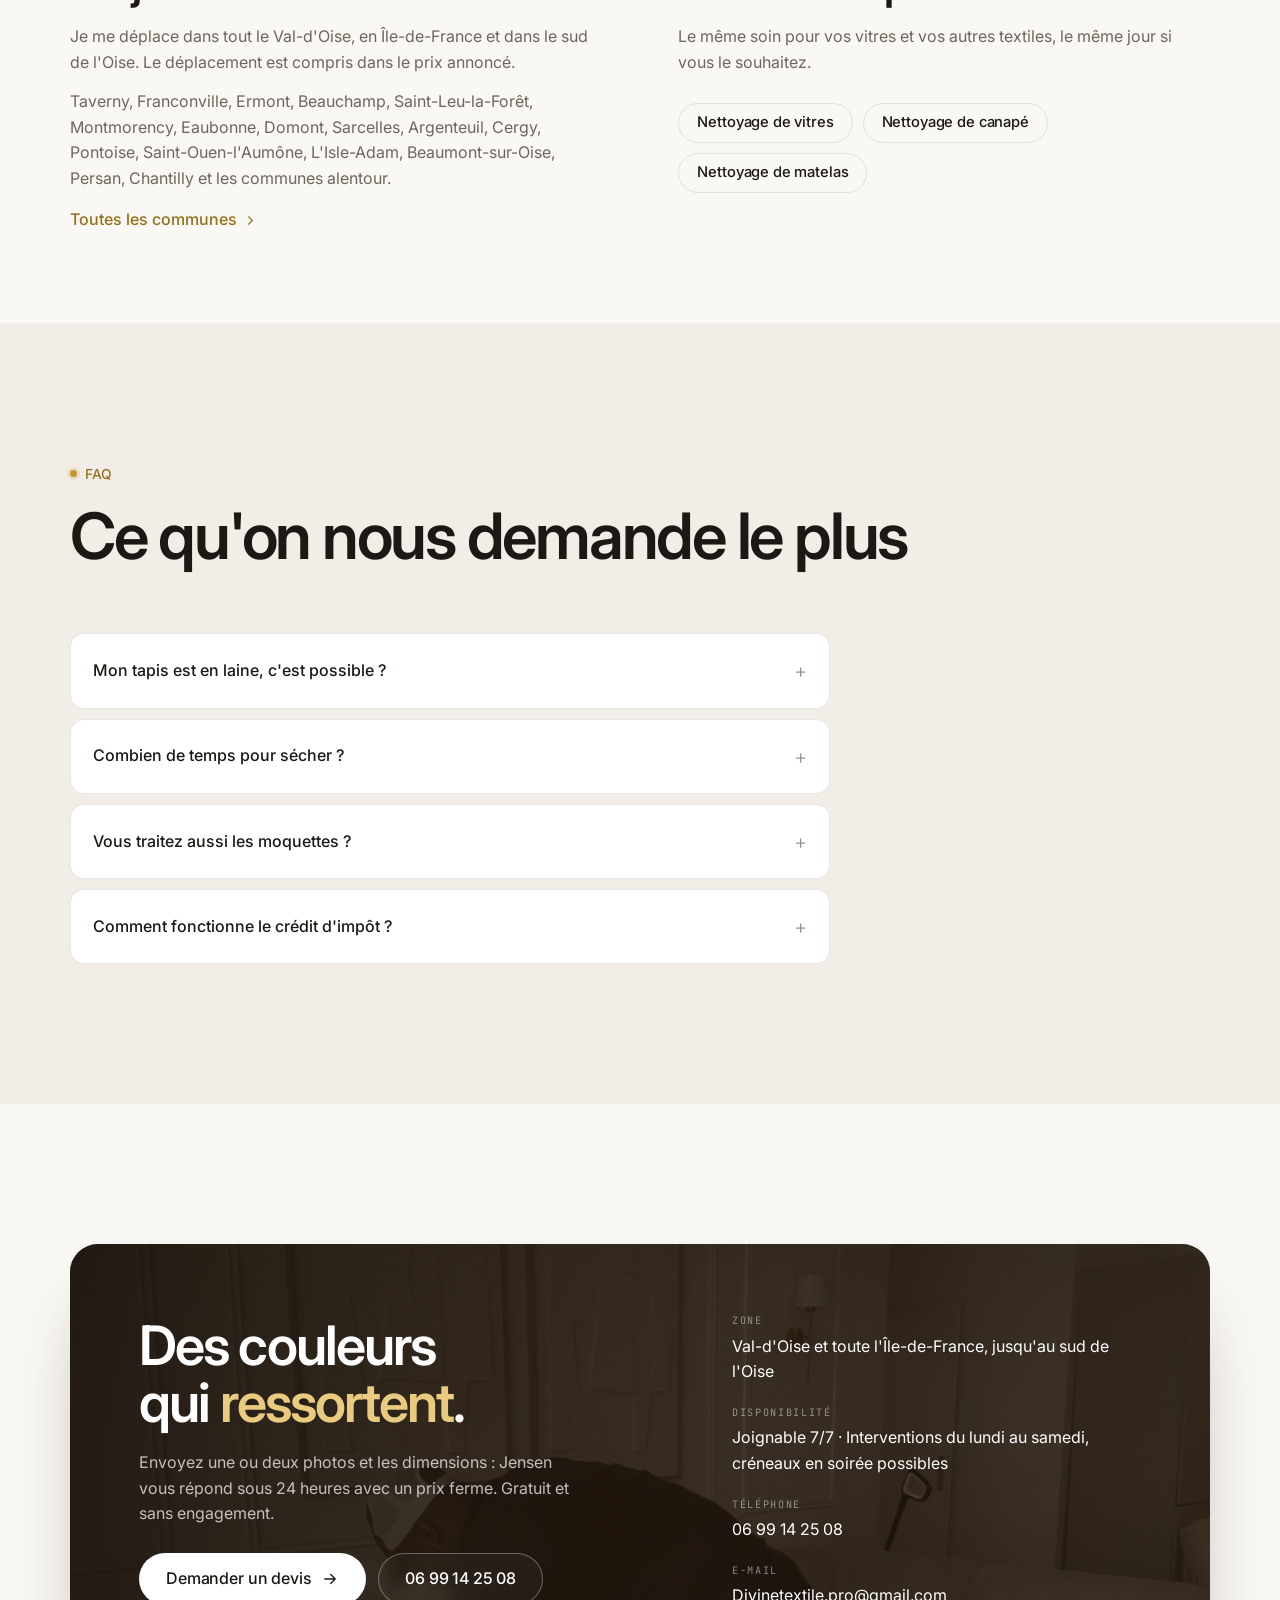
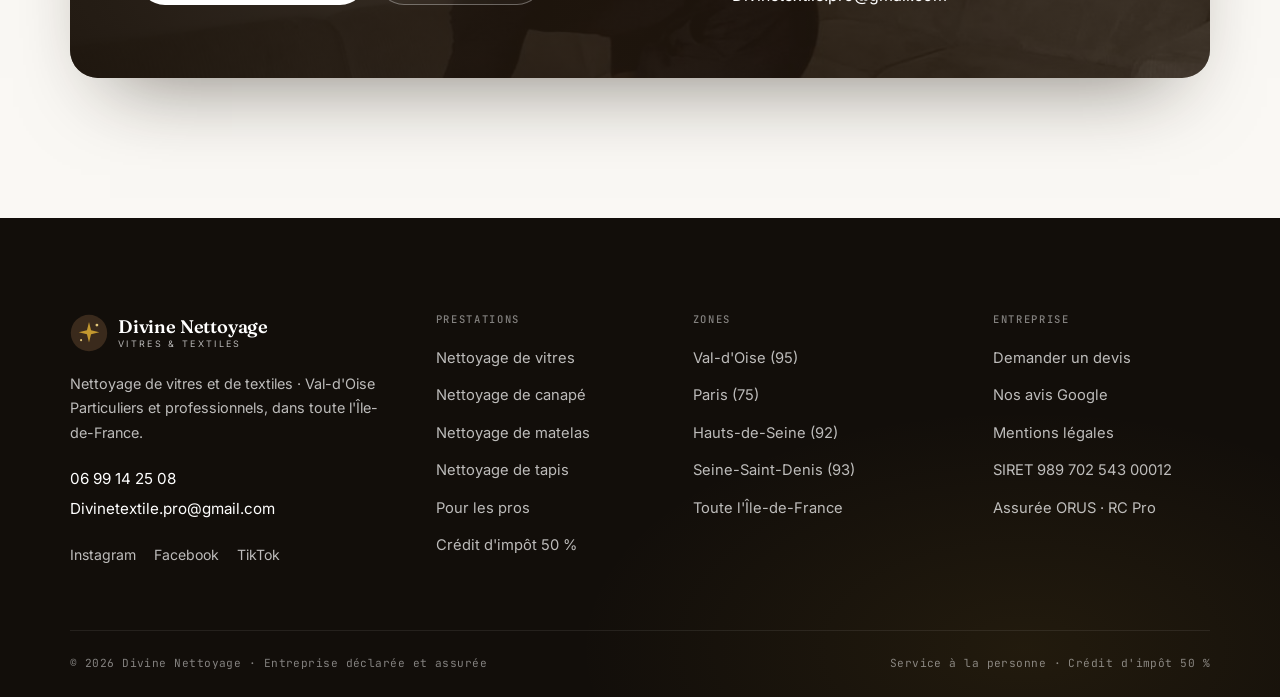
<file: divine-nettoyage/nettoyage-tapis.html>
<!doctype html>
<html lang="fr">
<head>
<meta charset="utf-8">
<meta name="viewport" content="width=device-width, initial-scale=1, viewport-fit=cover">
<title>Nettoyage de tapis à domicile dès 50 € — Val-d'Oise (95) | Divine Nettoyage</title>
<meta name="claude:viewport-fit-sides" content="cover">
<meta name="description" content="Nettoyage de tapis et moquettes à domicile dès 50 € après crédit d&#x27;impôt. Laine, viscose, synthétique. Val-d&#x27;Oise et Île-de-France.">
<link rel="canonical" href="https://divinenettoyage.fr/nettoyage-tapis.html">
<meta name="robots" content="index, follow, max-image-preview:large">
<meta name="geo.region" content="FR-95">
<meta name="geo.placename" content="Val-d'Oise, Île-de-France">
<meta property="og:type" content="website">
<meta property="og:locale" content="fr_FR">
<meta property="og:site_name" content="Divine Nettoyage">
<meta property="og:url" content="https://divinenettoyage.fr/nettoyage-tapis.html">
<meta property="og:title" content="Nettoyage de tapis à domicile dès 50 € — Val-d&#x27;Oise (95) | Divine Nettoyage">
<meta property="og:description" content="Nettoyage de tapis et moquettes à domicile dès 50 € après crédit d&#x27;impôt. Laine, viscose, synthétique. Val-d&#x27;Oise et Île-de-France.">
<meta property="og:image" content="https://divinenettoyage.fr/images/partage.jpg">
<meta name="twitter:card" content="summary_large_image">
<meta name="theme-color" content="#120E0A">
<link rel="icon" href="favicon.ico" sizes="any">
<link rel="icon" type="image/png" href="images/icon-192.png">
<link rel="apple-touch-icon" href="images/icon-180.png">
<link rel="preconnect" href="https://fonts.googleapis.com">
<link rel="preconnect" href="https://fonts.gstatic.com" crossorigin>
<link rel="stylesheet" href="https://fonts.googleapis.com/css2?family=Inter:wght@400;500;600;700&family=JetBrains+Mono:wght@400;500&family=Fraunces:opsz,wght@9..144,600&display=swap">
<link rel="stylesheet" href="assets/style.css">

<script type="application/ld+json">{"@context": "https://schema.org", "@type": "HomeAndConstructionBusiness", "@id": "https://divinenettoyage.fr/#entreprise", "name": "Divine Nettoyage", "description": "Nettoyage de textiles d'ameublement (canapés, matelas, tapis, sièges de voiture) par injection-extraction et lavage de vitres, à domicile et pour les professionnels, en Val-d'Oise et dans toute l'Île-de-France.", "url": "https://divinenettoyage.fr/", "email": "Divinetextile.pro@gmail.com", "telephone": "+33699142508", "image": "https://divinenettoyage.fr/images/partage.jpg", "logo": "https://divinenettoyage.fr/images/icon-512.png", "priceRange": "€€", "currenciesAccepted": "EUR", "paymentAccepted": "Carte bancaire, virement, espèces", "address": {"@type": "PostalAddress", "streetAddress": "16 rue de la Fontaine Hurée", "addressLocality": "Ronquerolles", "postalCode": "95340", "addressRegion": "Île-de-France", "addressCountry": "FR"}, "areaServed": [{"@type": "AdministrativeArea", "name": "Val-d'Oise (95)"}, {"@type": "AdministrativeArea", "name": "Paris (75)"}, {"@type": "AdministrativeArea", "name": "Hauts-de-Seine (92)"}, {"@type": "AdministrativeArea", "name": "Seine-Saint-Denis (93)"}, {"@type": "AdministrativeArea", "name": "Val-de-Marne (94)"}, {"@type": "AdministrativeArea", "name": "Yvelines (78)"}, {"@type": "AdministrativeArea", "name": "Essonne (91)"}, {"@type": "AdministrativeArea", "name": "Seine-et-Marne (77)"}], "aggregateRating": {"@type": "AggregateRating", "ratingValue": "5.0", "reviewCount": "43"}, "sameAs": ["https://www.instagram.com/divinenettoyage", "https://www.facebook.com/share/1EhrKePbFw/", "https://www.tiktok.com/@divinetextile"]}</script>
<script type="application/ld+json">{"@context": "https://schema.org", "@type": "Service", "serviceType": "Nettoyage de tapis et moquettes", "name": "Nettoyage de tapis et moquettes", "description": "Nettoyage de tapis et moquettes à domicile dès 50 € après crédit d'impôt.", "url": "https://divinenettoyage.fr/nettoyage-tapis.html", "provider": {"@id": "https://divinenettoyage.fr/#entreprise"}, "areaServed": [{"@type": "AdministrativeArea", "name": "Val-d'Oise (95)"}, {"@type": "AdministrativeArea", "name": "Île-de-France"}], "offers": {"@type": "Offer", "priceCurrency": "EUR", "price": "50", "description": "À partir de 50 € après crédit d'impôt de 50 %"}}</script>
<script type="application/ld+json">{"@context": "https://schema.org", "@type": "FAQPage", "mainEntity": [{"@type": "Question", "name": "Mon tapis est en laine, c'est possible ?", "acceptedAnswer": {"@type": "Answer", "text": "Oui, avec un dosage et une pression adaptés. C'est exactement pour cela que je teste la fibre avant de commencer."}}, {"@type": "Question", "name": "Combien de temps pour sécher ?", "acceptedAnswer": {"@type": "Answer", "text": "De 2 à 8 heures selon l'épaisseur. Un tapis épais en laine met plus longtemps qu'un tapis fin."}}, {"@type": "Question", "name": "Vous traitez aussi les moquettes ?", "acceptedAnswer": {"@type": "Answer", "text": "Oui, au mètre carré, chez les particuliers comme dans les locaux professionnels. Demandez un devis."}}, {"@type": "Question", "name": "Comment fonctionne le crédit d'impôt ?", "acceptedAnswer": {"@type": "Answer", "text": "Vous réglez la facture, puis 50 % vous sont rendus par l'État au titre des services à la personne. Avec l'avance immédiate, la réduction est appliquée tout de suite : vous ne sortez que la moitié."}}]}</script>
</head>
<body>

<header class="site-header" id="top">
  <div class="bar">
    <a class="brand" href="index.html" aria-label="Divine Nettoyage, accueil"><svg viewBox="0 0 48 48" aria-hidden="true"><circle class="bg" cx="24" cy="24" r="23" fill="#3A2A1C"/><path d="M24 10 L26.6 20.4 L37 23 L26.6 25.6 L24 36 L21.4 25.6 L11 23 L21.4 20.4 Z" fill="#C3982F"/><circle cx="34" cy="14" r="1.8" fill="#E3C77A"/><circle cx="14" cy="33" r="1.3" fill="#E3C77A"/></svg><span class="brand-txt"><span class="brand-name">Divine Nettoyage</span><span class="brand-sub">Vitres &amp; Textiles</span></span></a>
    <nav class="mainnav" aria-label="Navigation principale">
      <div class="dd current">
        <button type="button" aria-haspopup="true" aria-expanded="false">Prestations <svg viewBox="0 0 24 24" fill="none" stroke="currentColor" stroke-width="1.7" stroke-linecap="round" stroke-linejoin="round" aria-hidden="true"><path d="M6 9l6 6 6-6"/></svg></button>
        <div class="dd-menu"><a href="nettoyage-vitres.html">Nettoyage de vitres<small>Sur devis</small></a><a href="nettoyage-canape.html">Nettoyage de canapé<small>dès 80 €</small></a><a href="nettoyage-matelas.html">Nettoyage de matelas<small>dès 70 €</small></a><a href="nettoyage-tapis.html" aria-current="page">Nettoyage de tapis<small>dès 50 €</small></a></div>
      </div>
      <a href="professionnels.html">Pros</a>
      <a href="zones.html">Zones</a>
      <a href="credit-impot.html">Crédit d'impôt</a>
      <a href="index.html#avis">Avis</a>
      <a href="index.html#contact">Contact</a>
    </nav>
    <div class="hdr-right">
      <a class="hdr-tel" href="tel:+33699142508"><svg viewBox="0 0 24 24" fill="none" stroke="currentColor" stroke-width="1.7" stroke-linecap="round" stroke-linejoin="round" aria-hidden="true"><path d="M5 4h4l2 5-2.5 1.5a11 11 0 005 5L15 13l5 2v4a2 2 0 01-2 2A16 16 0 013 6a2 2 0 012-2"/></svg>06 99 14 25 08</a>
      <a class="btn btn-white hdr-cta" href="devis.html#tapis">Devis gratuit <svg viewBox="0 0 24 24" fill="none" stroke="currentColor" stroke-width="1.7" stroke-linecap="round" stroke-linejoin="round" aria-hidden="true"><path d="M9 6l6 6-6 6"/></svg></a>
      <button class="burger" type="button" aria-label="Ouvrir le menu" aria-controls="mnav" aria-expanded="false"><svg viewBox="0 0 24 24" fill="none" stroke="currentColor" stroke-width="1.7" stroke-linecap="round" stroke-linejoin="round" aria-hidden="true"><path d="M4 8h16M4 16h16"/></svg></button>
    </div>
  </div>
</header>
<div class="mnav" id="mnav" role="dialog" aria-modal="true" aria-label="Menu">
  <div class="mnav-top"><a class="brand" href="index.html" aria-label="Divine Nettoyage, accueil"><svg viewBox="0 0 48 48" aria-hidden="true"><circle class="bg" cx="24" cy="24" r="23" fill="#3A2A1C"/><path d="M24 10 L26.6 20.4 L37 23 L26.6 25.6 L24 36 L21.4 25.6 L11 23 L21.4 20.4 Z" fill="#C3982F"/><circle cx="34" cy="14" r="1.8" fill="#E3C77A"/><circle cx="14" cy="33" r="1.3" fill="#E3C77A"/></svg><span class="brand-txt"><span class="brand-name">Divine Nettoyage</span><span class="brand-sub">Vitres &amp; Textiles</span></span></a><button class="burger" type="button" aria-label="Fermer le menu"><svg viewBox="0 0 24 24" fill="none" stroke="currentColor" stroke-width="1.7" stroke-linecap="round" stroke-linejoin="round" aria-hidden="true"><path d="M6 6l12 12M18 6L6 18"/></svg></button></div>
  <nav aria-label="Menu mobile">
    <a href="index.html">Accueil</a>
    <a class="sub" href="nettoyage-vitres.html">Nettoyage de vitres<small>Sur devis</small></a><a class="sub" href="nettoyage-canape.html">Nettoyage de canapé<small>dès 80 €</small></a><a class="sub" href="nettoyage-matelas.html">Nettoyage de matelas<small>dès 70 €</small></a><a class="sub" href="nettoyage-tapis.html">Nettoyage de tapis<small>dès 50 €</small></a>
    <a href="professionnels.html">Professionnels</a>
    <a href="zones.html">Zones d'intervention</a>
    <a href="credit-impot.html">Crédit d'impôt</a>
    <a href="index.html#avis">Avis clients</a>
  </nav>
  <div class="mnav-cta">
    <a class="btn btn-white" href="devis.html#tapis">Demander un devis gratuit</a>
    <a class="btn btn-ghost" href="tel:+33699142508"><svg viewBox="0 0 24 24" fill="none" stroke="currentColor" stroke-width="1.7" stroke-linecap="round" stroke-linejoin="round" aria-hidden="true"><path d="M5 4h4l2 5-2.5 1.5a11 11 0 005 5L15 13l5 2v4a2 2 0 01-2 2A16 16 0 013 6a2 2 0 012-2"/></svg> 06 99 14 25 08</a>
    <p>Joignable 7 jours sur 7 · Réponse sous 24 h</p>
  </div>
</div>
<main id="main">

<section class="hero page-hero no-photo">
  
  <div class="wrap">
    <nav class="crumbs" aria-label="Fil d'Ariane"><a href="index.html">Accueil</a><i>›</i><span aria-current="page">Nettoyage de tapis</span></nav>
    <span class="pill-tag">Tapis</span>
    <h1>Nettoyage de tapis à domicile.</h1>
    <p class="lede">À partir de 50 € après crédit d'impôt. L'injection-extraction ravive les couleurs sans agresser les fibres, à condition de tester la tenue des teintes avant de commencer.</p>
    <div class="actions">
      <a class="btn btn-white" href="devis.html#tapis">Demander un devis <svg viewBox="0 0 24 24" fill="none" stroke="currentColor" stroke-width="1.7" stroke-linecap="round" stroke-linejoin="round" aria-hidden="true"><path d="M5 12h14M13 6l6 6-6 6"/></svg></a>
      <a class="btn btn-ghost" href="tel:+33699142508"><svg viewBox="0 0 24 24" fill="none" stroke="currentColor" stroke-width="1.7" stroke-linecap="round" stroke-linejoin="round" aria-hidden="true"><path d="M5 4h4l2 5-2.5 1.5a11 11 0 005 5L15 13l5 2v4a2 2 0 01-2 2A16 16 0 013 6a2 2 0 012-2"/></svg> 06 99 14 25 08</a>
    </div>
  </div>
</section>
<section class="section">
  <div class="wrap"><div class="lead-block reveal"><span class="eyebrow">Méthode</span><h2>Notre approche</h2><p>Un tapis encaisse tout : le passage, la poussière, les taches. Je teste la fibre sur un coin, j'aspire énergiquement la saleté sèche, je détache et brosse, puis j'injecte de l'eau claire que je réaspire aussitôt. Les couleurs ressortent, le tapis n'est pas gorgé d'eau.</p></div></div>
</section>
<section class="section band">
  <div class="wrap"><div class="shead small"><span class="eyebrow">Ce qui disparaît</span><h2>Ce qu'un tapis retient.</h2></div>
  <div class="tiles four"><div class="tile reveal"><span class="ic"><svg viewBox="0 0 24 24" fill="none" stroke="currentColor" stroke-width="1.7" stroke-linecap="round" stroke-linejoin="round" aria-hidden="true"><path d="M4 11l8-7 8 7v9H4z"/><path d="M10 20v-6h4v6"/></svg></span><h3>Saleté de passage</h3><p>La poussière s'accumule à la base de la fibre et ternit la couleur bien avant qu'on voie une tache.</p></div><div class="tile reveal"><span class="ic"><svg viewBox="0 0 24 24" fill="none" stroke="currentColor" stroke-width="1.7" stroke-linecap="round" stroke-linejoin="round" aria-hidden="true"><path d="M12 3s6 6.5 6 11a6 6 0 01-12 0c0-4.5 6-11 6-11z"/></svg></span><h3>Taches du quotidien</h3><p>Vin, café, encre, gras. Traitées une par une, selon la nature de la fibre.</p></div><div class="tile reveal"><span class="ic"><svg viewBox="0 0 24 24" fill="none" stroke="currentColor" stroke-width="1.7" stroke-linecap="round" stroke-linejoin="round" aria-hidden="true"><path d="M5 19c0-9 6-14 15-14 0 9-5 15-14 15"/><path d="M5 19l7-7"/></svg></span><h3>Animaux</h3><p>Poils, salive, accidents. Désinfection et traitement des odeurs compris.</p></div><div class="tile reveal"><span class="ic"><svg viewBox="0 0 24 24" fill="none" stroke="currentColor" stroke-width="1.7" stroke-linecap="round" stroke-linejoin="round" aria-hidden="true"><circle cx="12" cy="12" r="4"/><path d="M12 2v2M12 20v2M4.9 4.9l1.4 1.4M17.7 17.7l1.4 1.4M2 12h2M20 12h2M4.9 19.1l1.4-1.4M17.7 6.3l1.4-1.4"/></svg></span><h3>Couleurs ternies</h3><p>Une fois la saleté retirée, les teintes d'origine ressortent. L'effet est souvent spectaculaire.</p></div></div></div>
</section>
<section class="section">
  <div class="wrap">
    <div class="shead"><span class="eyebrow">Process</span><h2>En quatre étapes.</h2></div>
    <div class="steps"><div class="step reveal"><div class="head"><span class="ic"><svg viewBox="0 0 24 24" fill="none" stroke="currentColor" stroke-width="1.7" stroke-linecap="round" stroke-linejoin="round" aria-hidden="true"><circle cx="11" cy="11" r="6"/><path d="M20 20l-4.5-4.5"/></svg></span><span class="mono">Étape 1</span></div><h3>Test de la fibre</h3><p>Laine, viscose, synthétique : je teste la tenue des couleurs sur un coin avant toute chose.</p></div><div class="step reveal"><div class="head"><span class="ic"><svg viewBox="0 0 24 24" fill="none" stroke="currentColor" stroke-width="1.7" stroke-linecap="round" stroke-linejoin="round" aria-hidden="true"><path d="M4 20h9M8 20V9a5 5 0 0110 0v3"/><circle cx="18" cy="15" r="3"/></svg></span><span class="mono">Étape 2</span></div><h3>Dépoussiérage</h3><p>Aspiration énergique pour retirer la saleté sèche, l'essentiel du volume.</p></div><div class="step reveal"><div class="head"><span class="ic"><svg viewBox="0 0 24 24" fill="none" stroke="currentColor" stroke-width="1.7" stroke-linecap="round" stroke-linejoin="round" aria-hidden="true"><path d="M14 4l6 6-8 8H6v-6z"/><path d="M4 20l2-2"/></svg></span><span class="mono">Étape 3</span></div><h3>Détachage et brossage</h3><p>Détachants ciblés sur les taches, produit professionnel et brossage mécanisé.</p></div><div class="step reveal"><div class="head"><span class="ic"><svg viewBox="0 0 24 24" fill="none" stroke="currentColor" stroke-width="1.7" stroke-linecap="round" stroke-linejoin="round" aria-hidden="true"><path d="M12 3l1.8 5.2L19 10l-5.2 1.8L12 17l-1.8-5.2L5 10l5.2-1.8zM19 16l.8 2.2L22 19l-2.2.8L19 22l-.8-2.2L16 19l2.2-.8z"/></svg></span><span class="mono">Étape 4</span></div><h3>Injection-extraction</h3><p>Eau claire injectée puis réaspirée. Les couleurs ressortent, le tapis n'est pas détrempé.</p></div></div>
  </div>
</section>

<section class="section tight">
  <div class="wrap">
    <div class="pricecard reveal">
      <div class="l"><span class="eyebrow">Tarif</span><h2>Un prix ferme, annoncé avant de commencer.</h2><p>Tarif de départ pour un petit tapis. Le prix suit les dimensions et la fibre : un tapis en laine ou en viscose demande plus de précautions qu'un synthétique. Envoyez une photo et les mesures, le prix est confirmé sous 24 h.</p>
        <div style="display:flex;gap:12px;flex-wrap:wrap;margin-top:6px"><a class="btn btn-dark" href="devis.html#tapis">Obtenir mon prix <svg viewBox="0 0 24 24" fill="none" stroke="currentColor" stroke-width="1.7" stroke-linecap="round" stroke-linejoin="round" aria-hidden="true"><path d="M5 12h14M13 6l6 6-6 6"/></svg></a></div></div>
      <div class="r"><span class="mono">Petit tapis · à partir de</span><div class="bigprice"><s>100 €</s><b>50 €</b></div><p>Après crédit d'impôt de 50 %. Moquettes au mètre carré, sur devis.</p></div>
    </div>
  </div>
</section>


<section class="section">
  <div class="wrap">
    <div class="shead"><span class="eyebrow">Les fibres</span><h2>Les fibres et ce qu'elles supportent.</h2><p>Un tapis n'est pas l'autre. Le test de la fibre décide de tout le reste.</p></div>
    <div class="tiles">
      <div class="tile reveal"><h3>Laine</h3><p>La plus noble et la plus fréquente. Supporte très bien l'extraction, à pression et température limitées. Séchage long, jusqu'à 8 heures.</p></div>
      <div class="tile reveal"><h3>Viscose et soie artificielle</h3><p>La matière la plus délicate. Elle jaunit et se raidit au contact de l'eau. Je teste systématiquement, et je renonce si le risque est réel.</p></div>
      <div class="tile reveal"><h3>Synthétique</h3><p>Polypropylène, polyamide, polyester : très tolérants. Les couleurs ressortent fort et le séchage est rapide.</p></div>
      <div class="tile reveal"><h3>Jute, sisal, fibres végétales</h3><p>Ces matières n'aiment pas l'eau : elles se tachent et se déforment. Je les traite à sec quand c'est possible, ou je refuse.</p></div>
      <div class="tile reveal"><h3>Moquettes</h3><p>Traitées au mètre carré, chez les particuliers comme dans les locaux professionnels. Même méthode, matériel adapté aux grandes surfaces.</p></div>
      <div class="tile reveal"><h3>Séchage</h3><p>De 2 à 8 heures selon l'épaisseur. Un tapis épais en laine met plus longtemps qu'un tapis fin en synthétique.</p></div>
    </div>
  </div>
</section>

<section class="section band">
  <div class="wrap honest">
    <div class="shead small" style="margin:0;align-content:start"><span class="eyebrow">En toute franchise</span><h2>Ce que je ne peux pas promettre.</h2><p>Certains tapis ne se rattrapent pas, et certains ne doivent pas être mouillés du tout.</p></div>
    <div><ol><li><span>Un tapis en viscose déjà mouillé garde souvent des zones raides et jaunies. C'est irréversible.</span></li><li><span>Une frange abîmée ou jaunie s'améliore, rarement complètement : la fibre y est la plus fine et la plus exposée.</span></li><li><span>Un tapis qui dégorge au test de couleur ne sera pas traité à l'eau. Je refuse plutôt que de vous le rendre taché.</span></li><li><span>Les brûlures et les trous relèvent de la restauration, un autre métier.</span></li></ol><p class="note">Envoyez-moi une photo et les dimensions : je vous dis avant de me déplacer si le jeu en vaut la chandelle.</p></div>
  </div>
</section>
<section class="section tight">
  <div class="wrap split">
    <div class="reveal"><span class="eyebrow">Zone d'intervention</span><h2 style="margin-top:14px">Où j'interviens</h2>
      <p>Je me déplace dans tout le Val-d'Oise, en Île-de-France et dans le sud de l'Oise. Le déplacement est compris dans le prix annoncé.</p>
      <p>Taverny, Franconville, Ermont, Beauchamp, Saint-Leu-la-Forêt, Montmorency, Eaubonne, Domont, Sarcelles, Argenteuil, Cergy, Pontoise, Saint-Ouen-l'Aumône, L'Isle-Adam, Beaumont-sur-Oise, Persan, Chantilly et les communes alentour.</p>
      <p style="margin-top:16px"><a class="link-arrow" href="zones.html">Toutes les communes <svg viewBox="0 0 24 24" fill="none" stroke="currentColor" stroke-width="1.7" stroke-linecap="round" stroke-linejoin="round" aria-hidden="true"><path d="M9 6l6 6-6 6"/></svg></a></p></div>
    <div class="reveal"><span class="eyebrow">Voir aussi</span><h2 style="margin-top:14px">Nos autres prestations</h2>
      <p>Le même soin pour vos vitres et vos autres textiles, le même jour si vous le souhaitez.</p><div style="display:flex;flex-wrap:wrap;gap:10px;margin-top:28px"><a class="btn btn-line btn-sm" href="nettoyage-vitres.html">Nettoyage de vitres</a><a class="btn btn-line btn-sm" href="nettoyage-canape.html">Nettoyage de canapé</a><a class="btn btn-line btn-sm" href="nettoyage-matelas.html">Nettoyage de matelas</a></div></div>
  </div>
</section>

<section class="section band">
  <div class="wrap">
    <div class="shead"><span class="eyebrow">FAQ</span><h2>Ce qu'on nous demande le plus</h2></div>
    <div class="faq"><details><summary>Mon tapis est en laine, c'est possible ?</summary><p>Oui, avec un dosage et une pression adaptés. C'est exactement pour cela que je teste la fibre avant de commencer.</p></details><details><summary>Combien de temps pour sécher ?</summary><p>De 2 à 8 heures selon l'épaisseur. Un tapis épais en laine met plus longtemps qu'un tapis fin.</p></details><details><summary>Vous traitez aussi les moquettes ?</summary><p>Oui, au mètre carré, chez les particuliers comme dans les locaux professionnels. Demandez un devis.</p></details><details><summary>Comment fonctionne le crédit d'impôt ?</summary><p>Vous réglez la facture, puis 50 % vous sont rendus par l'État au titre des services à la personne. Avec l'avance immédiate, la réduction est appliquée tout de suite : vous ne sortez que la moitié.</p></details></div>
  </div>
</section>

<section class="section" id="contact">
  <div class="wrap">
    <div class="ctacard reveal">
      <img src="images/canape-injection.jpg" alt="" loading="lazy">
      <div class="l">
        <h2>Des couleurs qui <span class="gold">ressortent</span>.</h2>
        <p>Envoyez une ou deux photos et les dimensions : Jensen vous répond sous 24 heures avec un prix ferme. Gratuit et sans engagement.</p>
        <div class="actions">
          <a class="btn btn-white" href="devis.html#tapis">Demander un devis <svg viewBox="0 0 24 24" fill="none" stroke="currentColor" stroke-width="1.7" stroke-linecap="round" stroke-linejoin="round" aria-hidden="true"><path d="M5 12h14M13 6l6 6-6 6"/></svg></a>
          <a class="btn btn-ghost" href="tel:+33699142508">06 99 14 25 08</a>
        </div>
      </div>
      <dl>
        <div><dt>Zone</dt><dd>Val-d'Oise et toute l'Île-de-France, jusqu'au sud de l'Oise</dd></div>
        <div><dt>Disponibilité</dt><dd>Joignable 7/7 · Interventions du lundi au samedi, créneaux en soirée possibles</dd></div>
        <div><dt>Téléphone</dt><dd><a href="tel:+33699142508">06 99 14 25 08</a></dd></div>
        <div><dt>E-mail</dt><dd><a href="mailto:Divinetextile.pro@gmail.com">Divinetextile.pro@gmail.com</a></dd></div>
      </dl>
    </div>
  </div>
</section>

</main>

<footer class="site-footer">
  <div class="wrap">
    <div class="fgrid">
      <div class="fbrand">
        <a class="brand" href="index.html" aria-label="Divine Nettoyage, accueil"><svg viewBox="0 0 48 48" aria-hidden="true"><circle class="bg" cx="24" cy="24" r="23" fill="#3A2A1C"/><path d="M24 10 L26.6 20.4 L37 23 L26.6 25.6 L24 36 L21.4 25.6 L11 23 L21.4 20.4 Z" fill="#C3982F"/><circle cx="34" cy="14" r="1.8" fill="#E3C77A"/><circle cx="14" cy="33" r="1.3" fill="#E3C77A"/></svg><span class="brand-txt"><span class="brand-name">Divine Nettoyage</span><span class="brand-sub">Vitres &amp; Textiles</span></span></a>
        <p>Nettoyage de vitres et de textiles · Val-d'Oise<br>Particuliers et professionnels, dans toute l'Île-de-France.</p>
        <div class="contact"><a href="tel:+33699142508">06 99 14 25 08</a><a href="mailto:Divinetextile.pro@gmail.com">Divinetextile.pro@gmail.com</a></div>
        <div class="fsoc"><a href="https://www.instagram.com/divinenettoyage" target="_blank" rel="noopener">Instagram</a><a href="https://www.facebook.com/share/1EhrKePbFw/" target="_blank" rel="noopener">Facebook</a><a href="https://www.tiktok.com/@divinetextile" target="_blank" rel="noopener">TikTok</a></div>
      </div>
      <div class="fcol"><h4>Prestations</h4><ul><li><a href="nettoyage-vitres.html">Nettoyage de vitres</a></li><li><a href="nettoyage-canape.html">Nettoyage de canapé</a></li><li><a href="nettoyage-matelas.html">Nettoyage de matelas</a></li><li><a href="nettoyage-tapis.html">Nettoyage de tapis</a></li><li><a href="professionnels.html">Pour les pros</a></li><li><a href="credit-impot.html">Crédit d'impôt 50 %</a></li></ul></div>
      <div class="fcol"><h4>Zones</h4><ul><li><a href="zones.html">Val-d'Oise (95)</a></li><li><a href="zones.html">Paris (75)</a></li><li><a href="zones.html">Hauts-de-Seine (92)</a></li><li><a href="zones.html">Seine-Saint-Denis (93)</a></li><li><a href="zones.html">Toute l'Île-de-France</a></li></ul></div>
      <div class="fcol"><h4>Entreprise</h4><ul><li><a href="devis.html#tapis">Demander un devis</a></li><li><a href="https://share.google/4LWD04qh5UaOUdYKN" target="_blank" rel="noopener">Nos avis Google</a></li><li><a href="mentions-legales.html">Mentions légales</a></li><li><span>SIRET 989 702 543 00012</span></li><li><span>Assurée ORUS · RC Pro</span></li></ul></div>
    </div>
  </div>
  <div class="wrap"><div class="fbottom"><span>© <span class="yr">2026</span> Divine Nettoyage · Entreprise déclarée et assurée</span><span>Service à la personne · Crédit d'impôt 50 %</span></div></div>
</footer>
<script src="assets/site.js"></script>

</body>
</html>
</file>
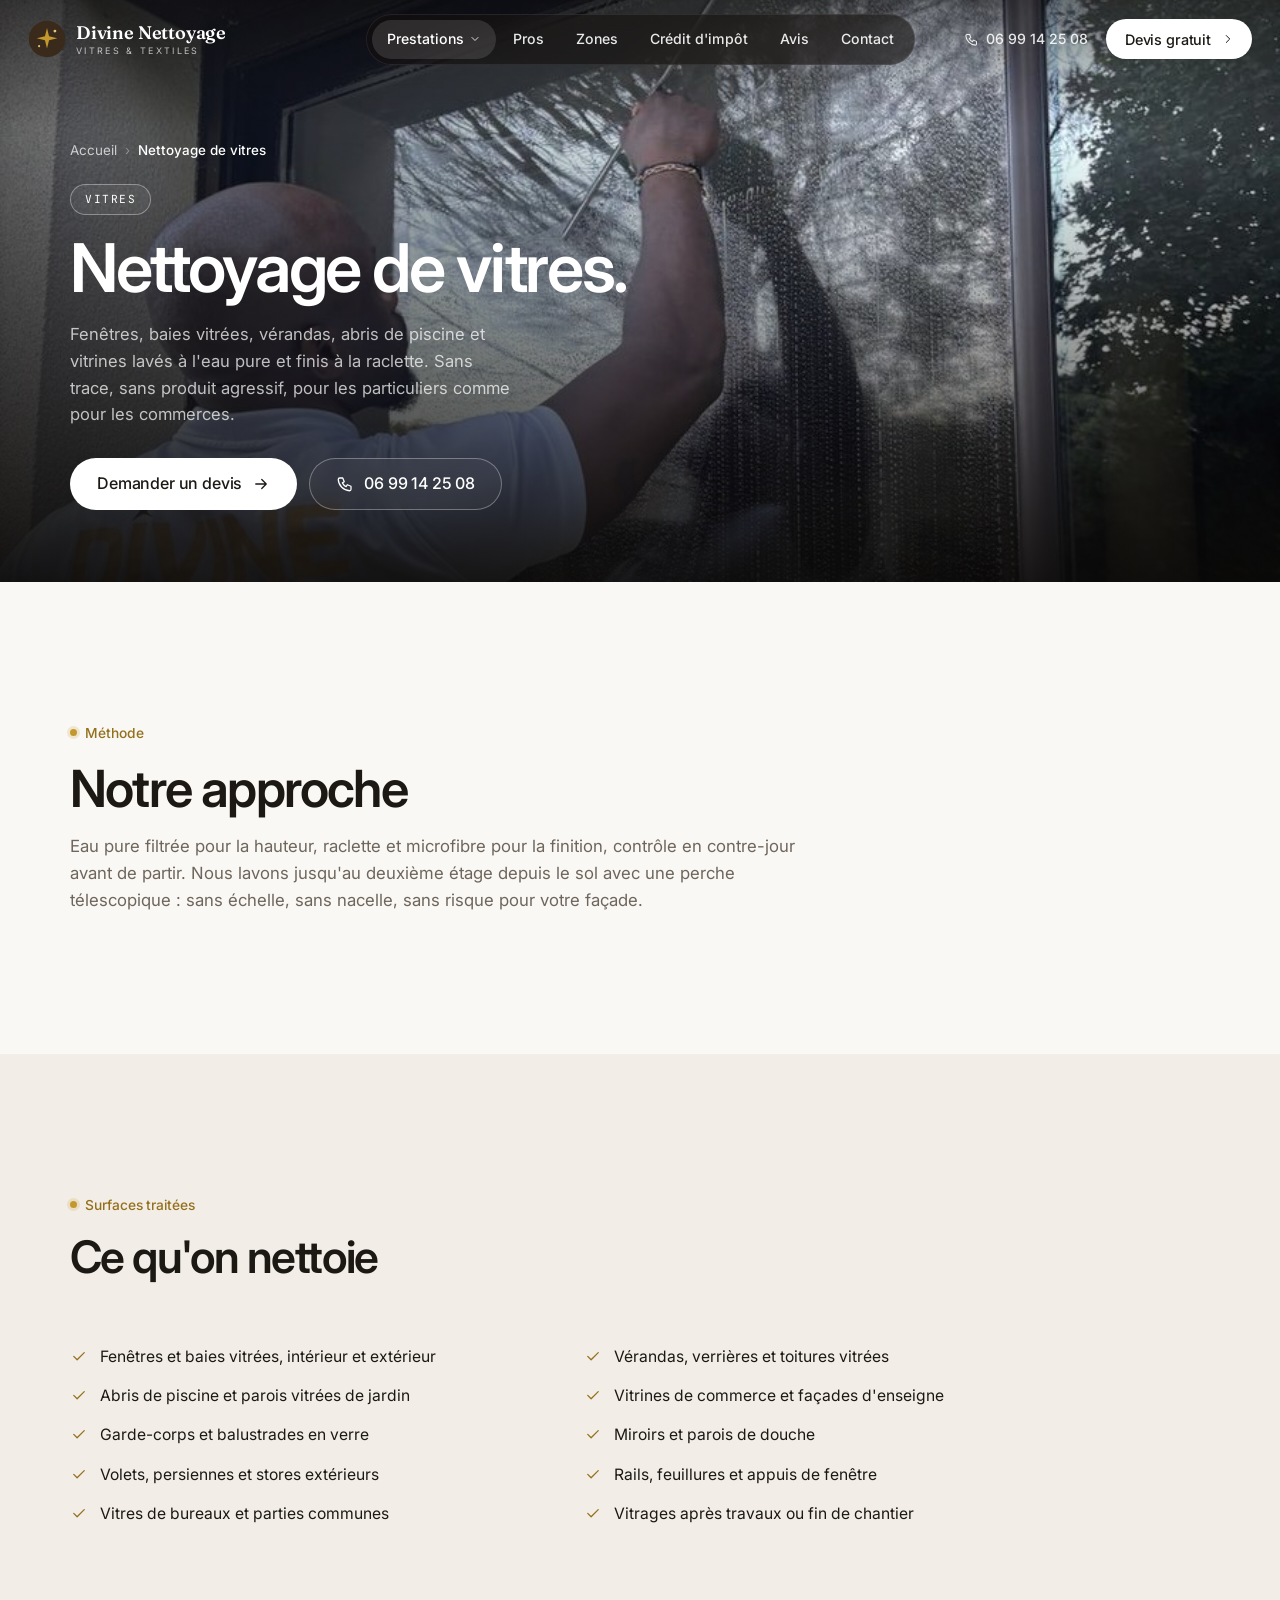
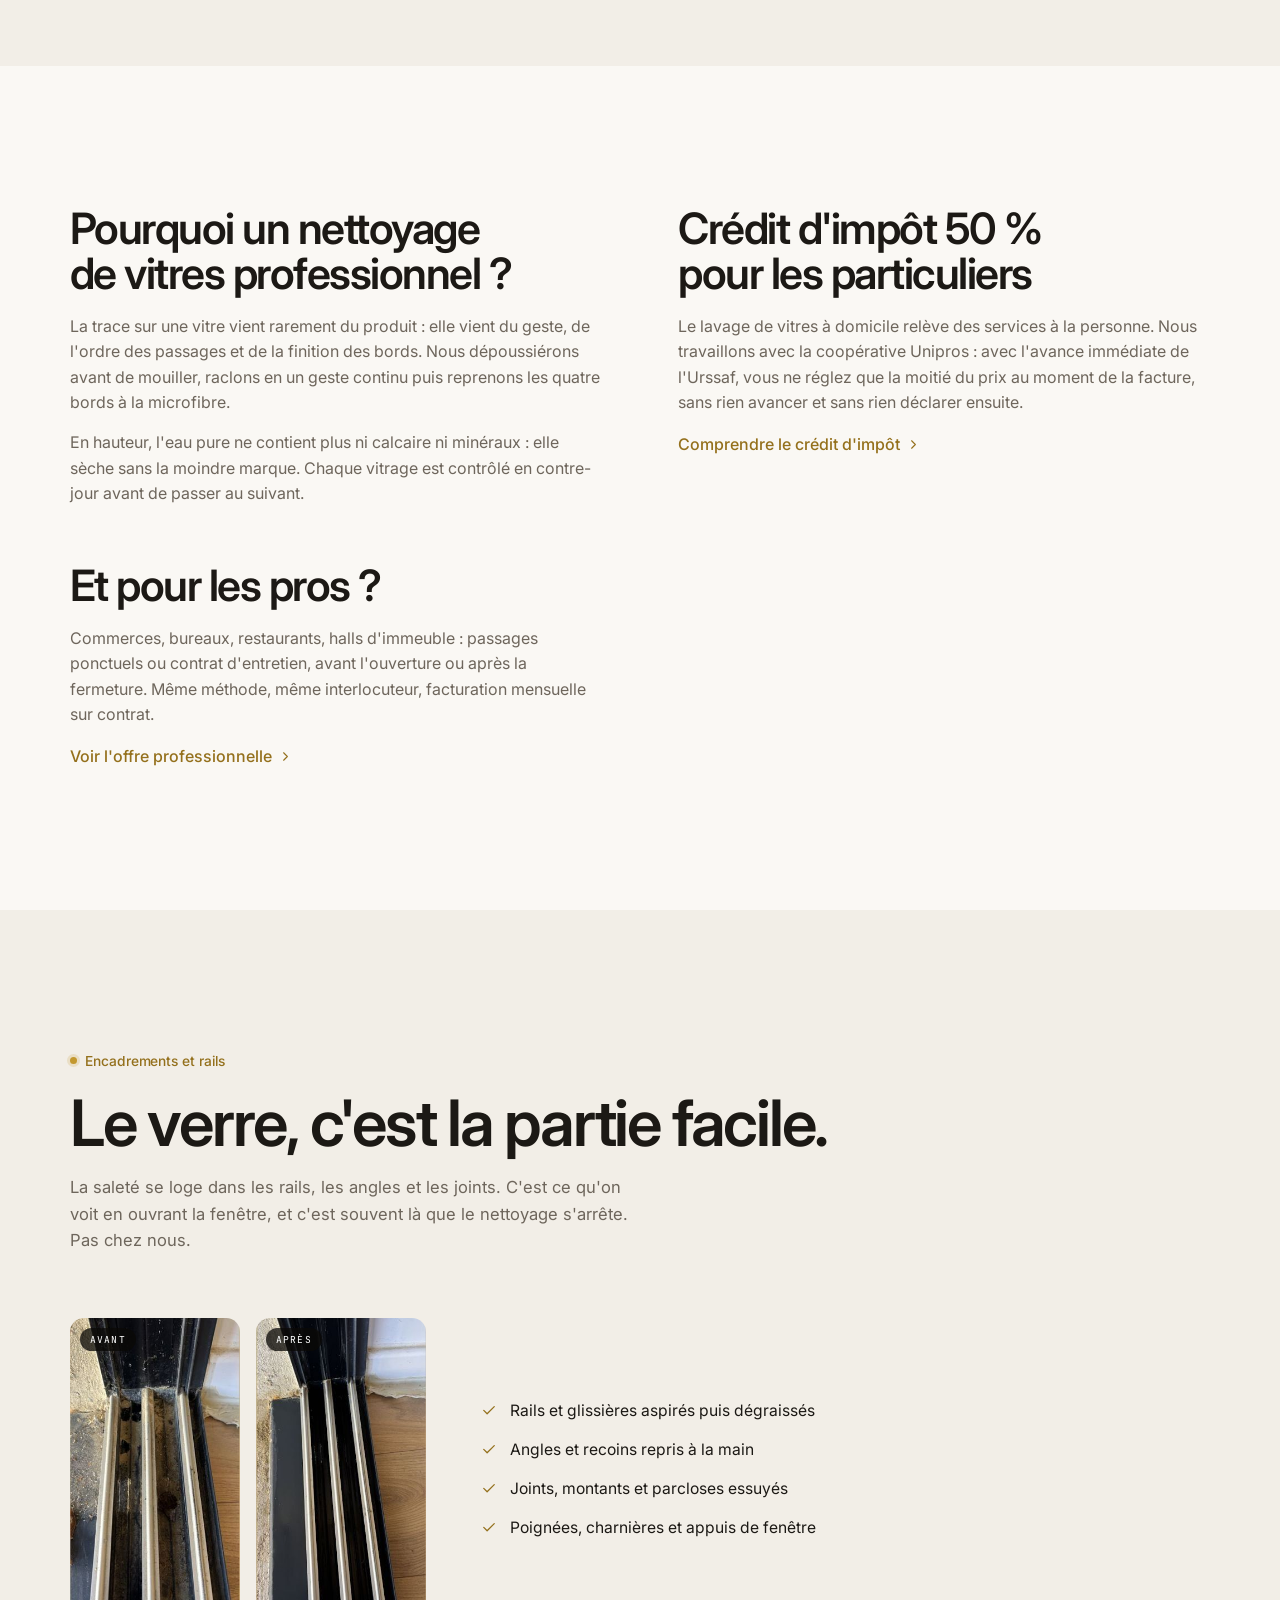
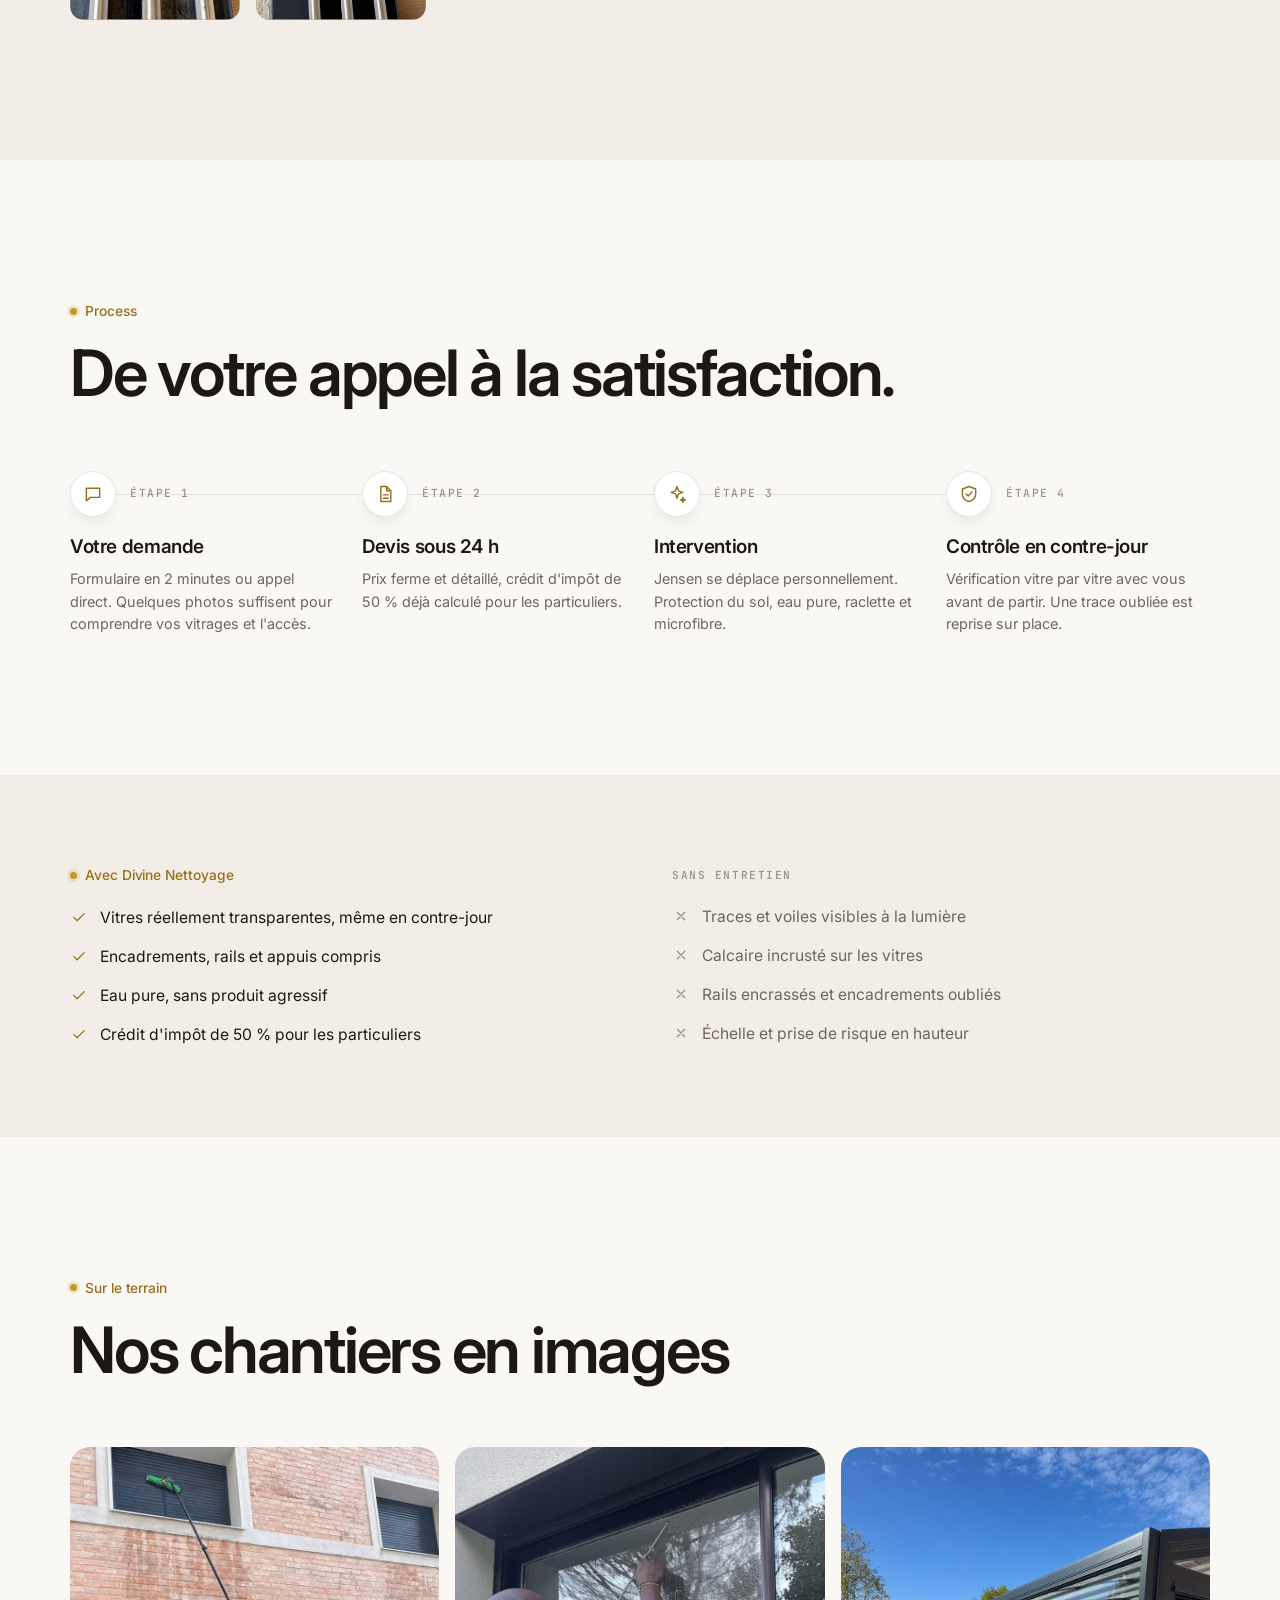
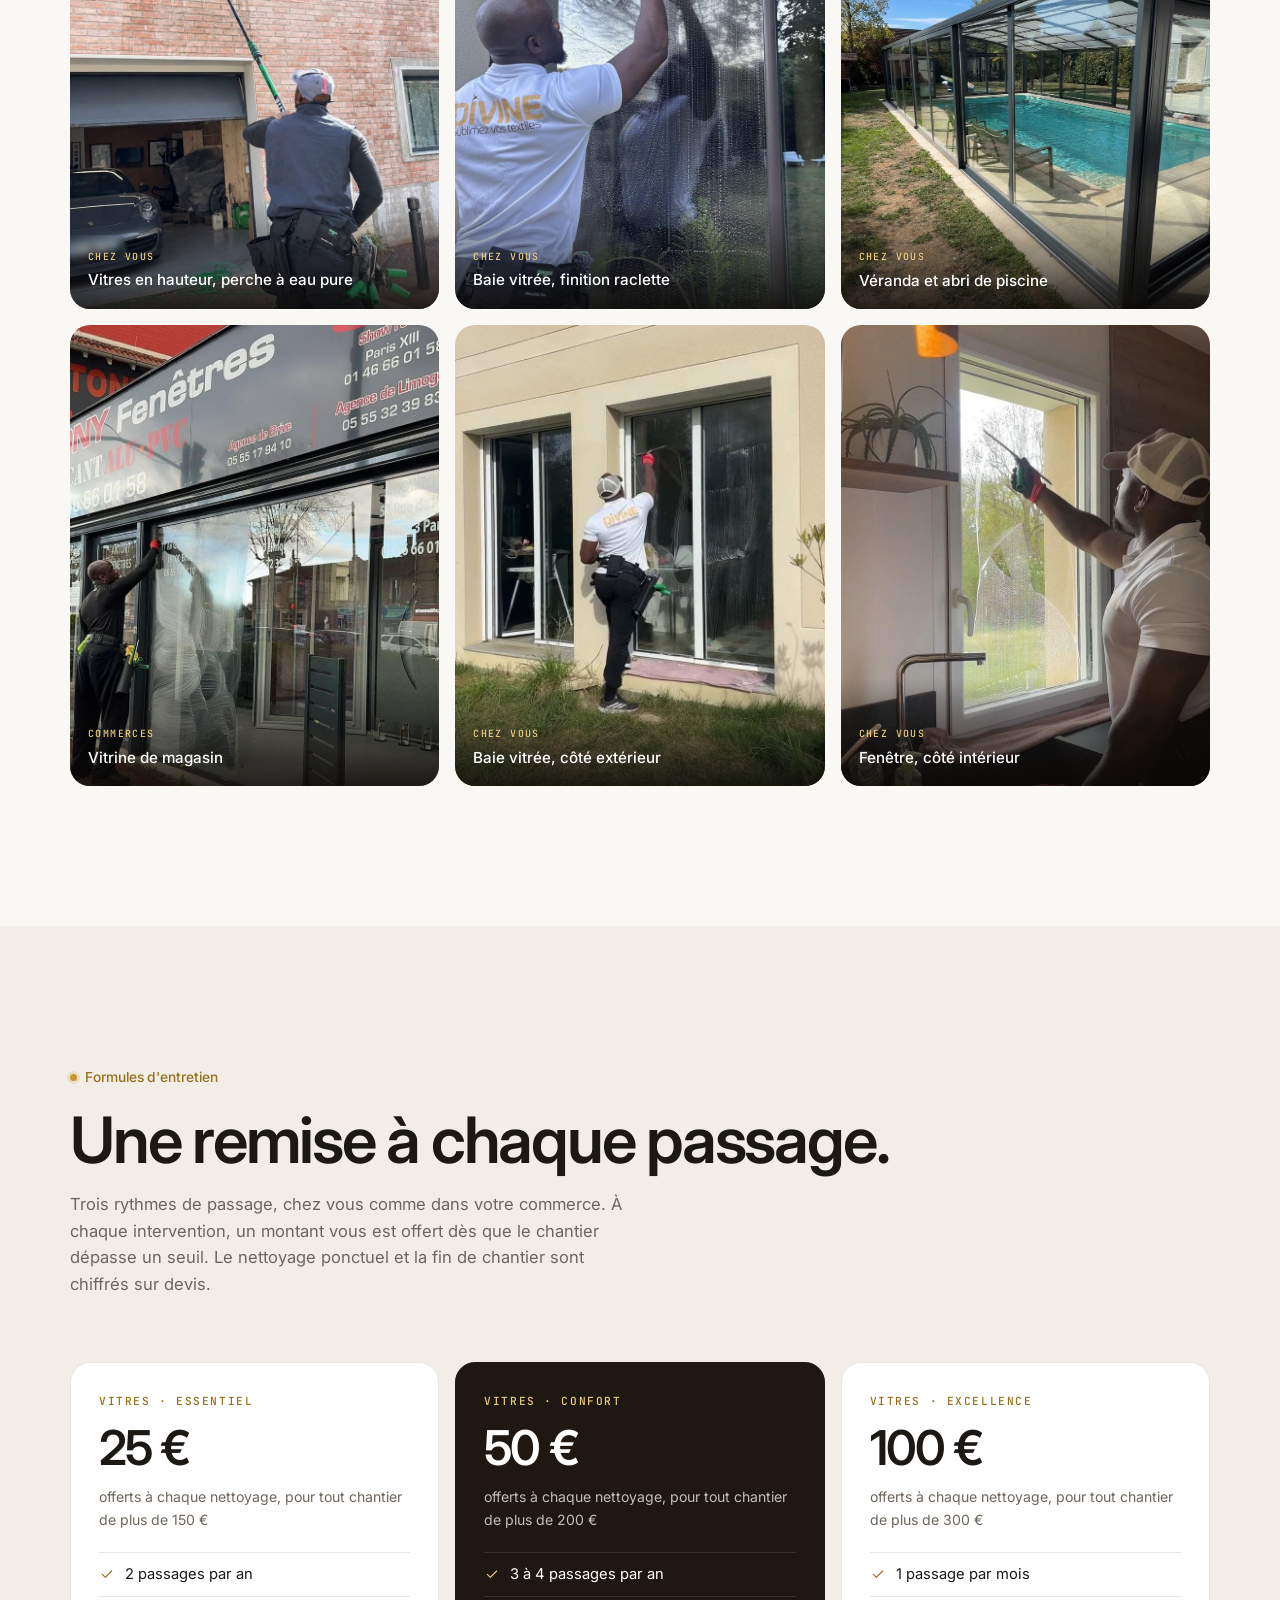
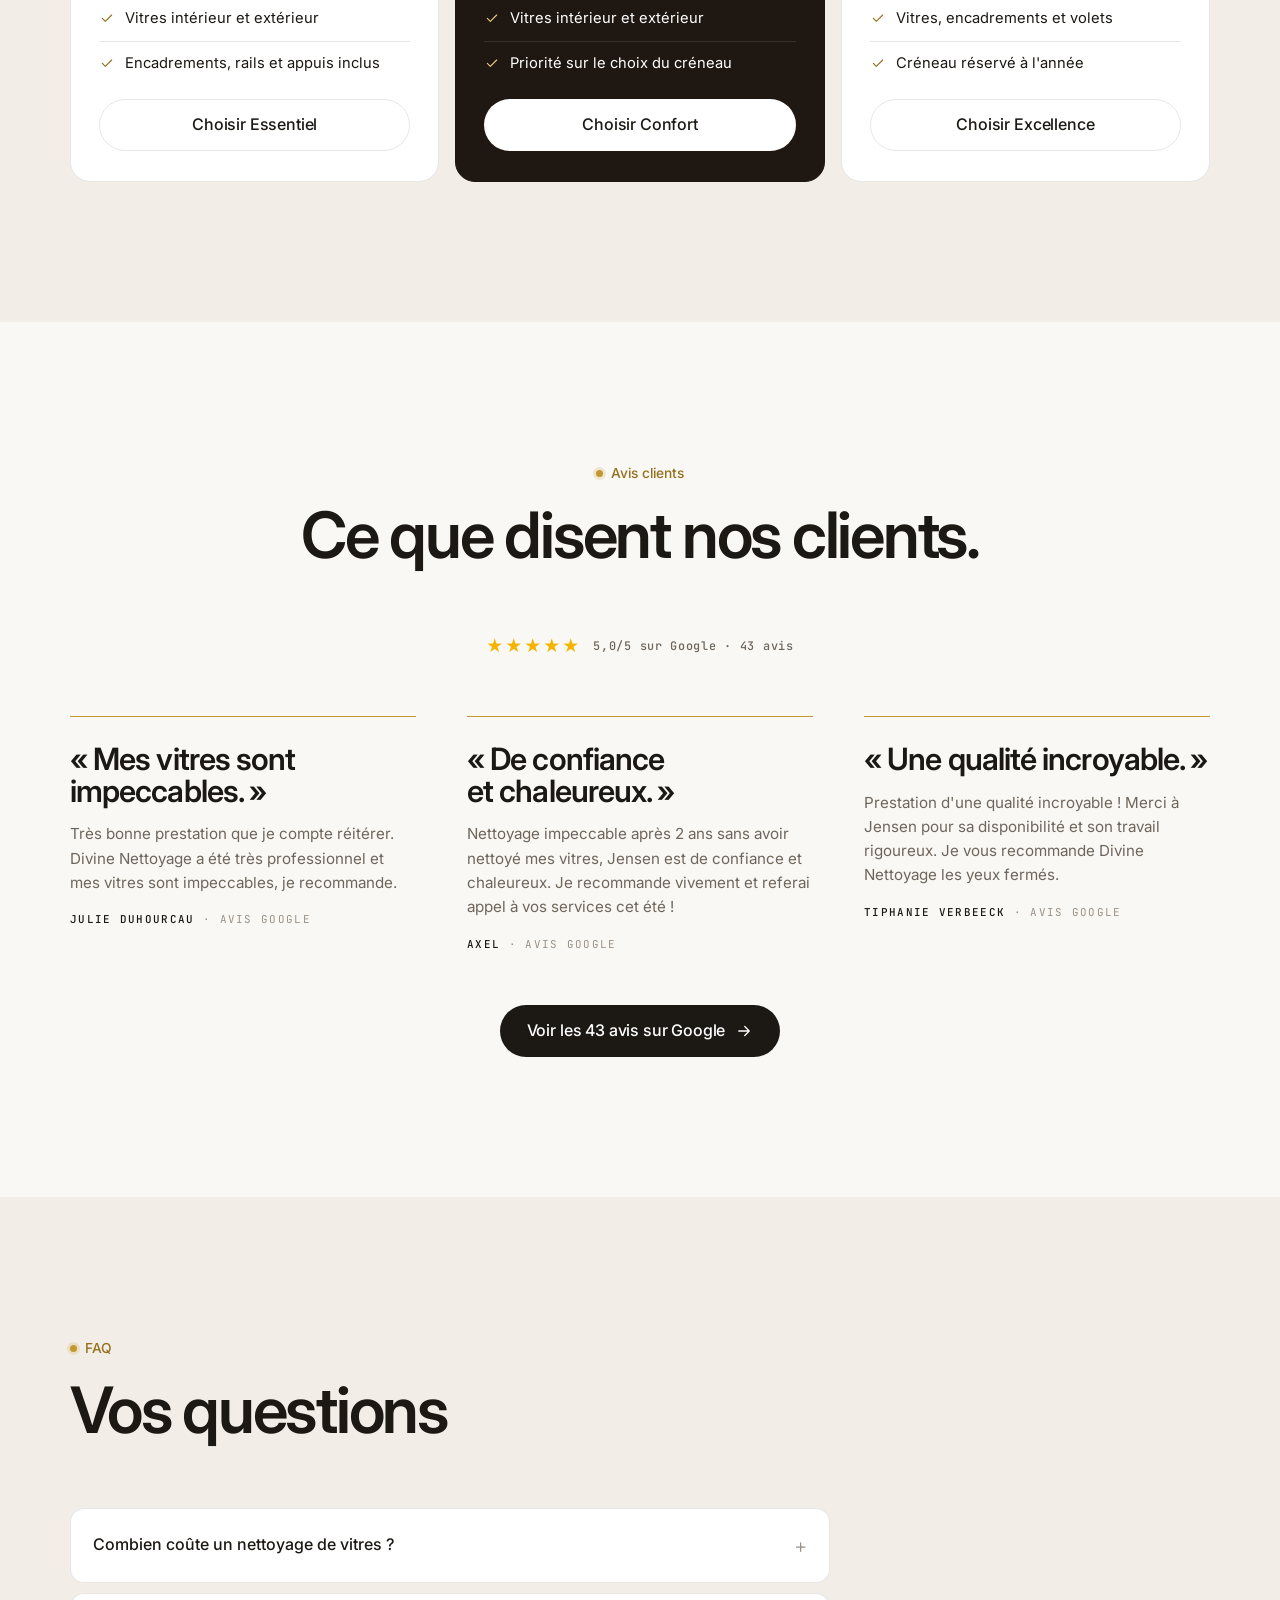
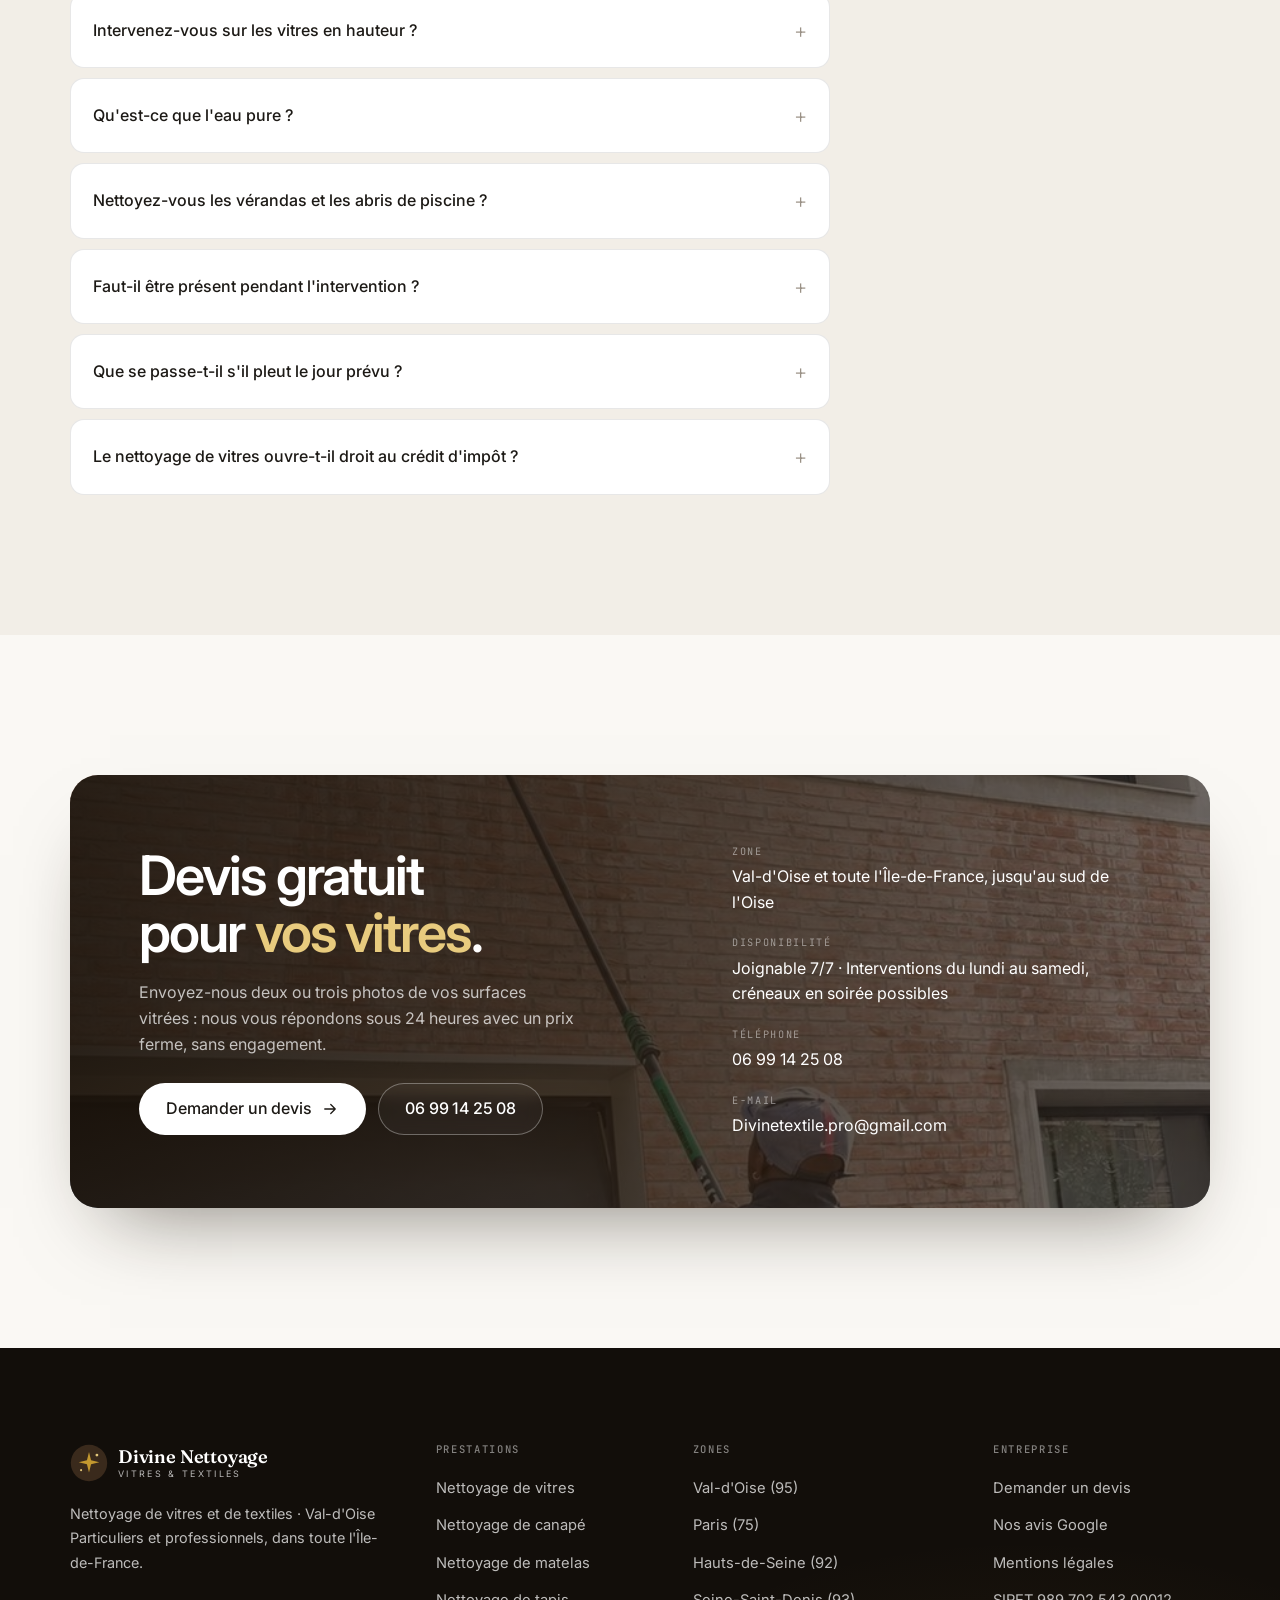
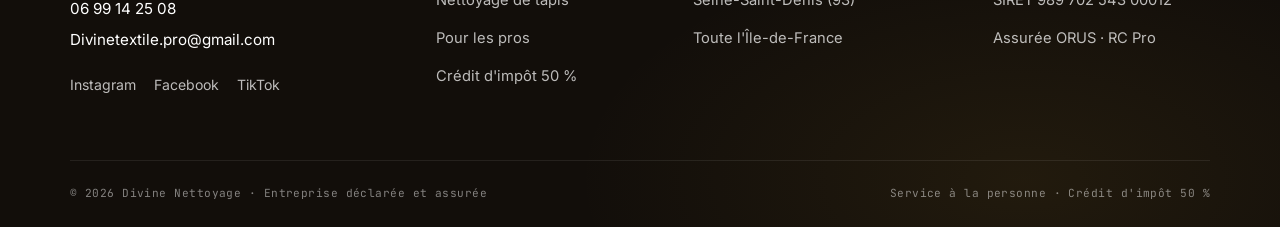
<file: divine-nettoyage/nettoyage-vitres.html>
<!doctype html>
<html lang="fr">
<head>
<meta charset="utf-8">
<meta name="viewport" content="width=device-width, initial-scale=1, viewport-fit=cover">
<title>Laveur de vitres Val-d'Oise (95) — 50 % crédit d'impôt | Divine Nettoyage</title>
<meta name="claude:viewport-fit-sides" content="cover">
<meta name="description" content="Nettoyage de vitres, baies vitrées, vérandas et vitrines à l&#x27;eau pure dans le Val-d&#x27;Oise et en Île-de-France. Crédit d&#x27;impôt 50 %, devis gratuit sous 24 h.">
<link rel="canonical" href="https://divinenettoyage.fr/nettoyage-vitres.html">
<meta name="robots" content="index, follow, max-image-preview:large">
<meta name="geo.region" content="FR-95">
<meta name="geo.placename" content="Val-d'Oise, Île-de-France">
<meta property="og:type" content="website">
<meta property="og:locale" content="fr_FR">
<meta property="og:site_name" content="Divine Nettoyage">
<meta property="og:url" content="https://divinenettoyage.fr/nettoyage-vitres.html">
<meta property="og:title" content="Laveur de vitres Val-d&#x27;Oise (95) — 50 % crédit d&#x27;impôt | Divine Nettoyage">
<meta property="og:description" content="Nettoyage de vitres, baies vitrées, vérandas et vitrines à l&#x27;eau pure dans le Val-d&#x27;Oise et en Île-de-France. Crédit d&#x27;impôt 50 %, devis gratuit sous 24 h.">
<meta property="og:image" content="https://divinenettoyage.fr/images/partage.jpg">
<meta name="twitter:card" content="summary_large_image">
<meta name="theme-color" content="#120E0A">
<link rel="icon" href="favicon.ico" sizes="any">
<link rel="icon" type="image/png" href="images/icon-192.png">
<link rel="apple-touch-icon" href="images/icon-180.png">
<link rel="preconnect" href="https://fonts.googleapis.com">
<link rel="preconnect" href="https://fonts.gstatic.com" crossorigin>
<link rel="stylesheet" href="https://fonts.googleapis.com/css2?family=Inter:wght@400;500;600;700&family=JetBrains+Mono:wght@400;500&family=Fraunces:opsz,wght@9..144,600&display=swap">
<link rel="stylesheet" href="assets/style.css">

<script type="application/ld+json">{"@context": "https://schema.org", "@type": "HomeAndConstructionBusiness", "@id": "https://divinenettoyage.fr/#entreprise", "name": "Divine Nettoyage", "description": "Nettoyage de textiles d'ameublement (canapés, matelas, tapis, sièges de voiture) par injection-extraction et lavage de vitres, à domicile et pour les professionnels, en Val-d'Oise et dans toute l'Île-de-France.", "url": "https://divinenettoyage.fr/", "email": "Divinetextile.pro@gmail.com", "telephone": "+33699142508", "image": "https://divinenettoyage.fr/images/partage.jpg", "logo": "https://divinenettoyage.fr/images/icon-512.png", "priceRange": "€€", "currenciesAccepted": "EUR", "paymentAccepted": "Carte bancaire, virement, espèces", "address": {"@type": "PostalAddress", "streetAddress": "16 rue de la Fontaine Hurée", "addressLocality": "Ronquerolles", "postalCode": "95340", "addressRegion": "Île-de-France", "addressCountry": "FR"}, "areaServed": [{"@type": "AdministrativeArea", "name": "Val-d'Oise (95)"}, {"@type": "AdministrativeArea", "name": "Paris (75)"}, {"@type": "AdministrativeArea", "name": "Hauts-de-Seine (92)"}, {"@type": "AdministrativeArea", "name": "Seine-Saint-Denis (93)"}, {"@type": "AdministrativeArea", "name": "Val-de-Marne (94)"}, {"@type": "AdministrativeArea", "name": "Yvelines (78)"}, {"@type": "AdministrativeArea", "name": "Essonne (91)"}, {"@type": "AdministrativeArea", "name": "Seine-et-Marne (77)"}], "aggregateRating": {"@type": "AggregateRating", "ratingValue": "5.0", "reviewCount": "43"}, "sameAs": ["https://www.instagram.com/divinenettoyage", "https://www.facebook.com/share/1EhrKePbFw/", "https://www.tiktok.com/@divinetextile"]}</script>
<script type="application/ld+json">{"@context": "https://schema.org", "@type": "Service", "serviceType": "Nettoyage de vitres", "name": "Nettoyage de vitres", "description": "Nettoyage de vitres à l'eau pure et à la raclette, particuliers et professionnels, Val-d'Oise et Île-de-France.", "url": "https://divinenettoyage.fr/nettoyage-vitres.html", "provider": {"@id": "https://divinenettoyage.fr/#entreprise"}, "areaServed": [{"@type": "AdministrativeArea", "name": "Val-d'Oise (95)"}, {"@type": "AdministrativeArea", "name": "Île-de-France"}]}</script>
<script type="application/ld+json">{"@context": "https://schema.org", "@type": "FAQPage", "mainEntity": [{"@type": "Question", "name": "Combien coûte un nettoyage de vitres ?", "acceptedAnswer": {"@type": "Answer", "text": "Le tarif dépend du nombre de vitrages, de leur accessibilité et de leur état. Un devis gratuit est établi après un bref échange, avec photos ou dimensions. Nos formules d'entretien offrent 25 € dès 150 € de chantier, 50 € dès 200 € et 100 € dès 300 €."}}, {"@type": "Question", "name": "Intervenez-vous sur les vitres en hauteur ?", "acceptedAnswer": {"@type": "Answer", "text": "Oui. Nous utilisons une perche télescopique alimentée en eau pure, qui permet de laver jusqu'au deuxième étage depuis le sol, sans échelle ni nacelle. C'est plus sûr, plus rapide, et sans trace au séchage."}}, {"@type": "Question", "name": "Qu'est-ce que l'eau pure ?", "acceptedAnswer": {"@type": "Answer", "text": "C'est une eau débarrassée de son calcaire et de ses minéraux par filtration. Comme elle ne contient plus rien, elle sèche sans laisser la moindre marque : aucun essuyage n'est nécessaire après le rinçage."}}, {"@type": "Question", "name": "Nettoyez-vous les vérandas et les abris de piscine ?", "acceptedAnswer": {"@type": "Answer", "text": "Oui, c'est l'une de nos spécialités. Toits de véranda, verrières, abris de piscine vitrés, garde-corps en verre : ces surfaces s'encrassent vite et se nettoient rarement bien seules."}}, {"@type": "Question", "name": "Faut-il être présent pendant l'intervention ?", "acceptedAnswer": {"@type": "Answer", "text": "Pour l'extérieur, non, à condition que les accès soient disponibles. Pour l'intérieur, une présence est nécessaire à l'ouverture et pour le contrôle final. Chez les professionnels, nous pouvons intervenir avant l'ouverture ou après la fermeture."}}, {"@type": "Question", "name": "Que se passe-t-il s'il pleut le jour prévu ?", "acceptedAnswer": {"@type": "Answer", "text": "Une pluie fine n'empêche pas de travailler et ne salit pas une vitre correctement lavée. En cas de fortes intempéries, nous vous proposons de reporter sans frais."}}, {"@type": "Question", "name": "Le nettoyage de vitres ouvre-t-il droit au crédit d'impôt ?", "acceptedAnswer": {"@type": "Answer", "text": "Oui, pour les particuliers. Le lavage de vitres à domicile relève des services à la personne : 50 % du montant vous est rendu. Avec l'avance immédiate de l'Urssaf, vous ne réglez directement que la moitié."}}]}</script>
</head>
<body>

<header class="site-header" id="top">
  <div class="bar">
    <a class="brand" href="index.html" aria-label="Divine Nettoyage, accueil"><svg viewBox="0 0 48 48" aria-hidden="true"><circle class="bg" cx="24" cy="24" r="23" fill="#3A2A1C"/><path d="M24 10 L26.6 20.4 L37 23 L26.6 25.6 L24 36 L21.4 25.6 L11 23 L21.4 20.4 Z" fill="#C3982F"/><circle cx="34" cy="14" r="1.8" fill="#E3C77A"/><circle cx="14" cy="33" r="1.3" fill="#E3C77A"/></svg><span class="brand-txt"><span class="brand-name">Divine Nettoyage</span><span class="brand-sub">Vitres &amp; Textiles</span></span></a>
    <nav class="mainnav" aria-label="Navigation principale">
      <div class="dd current">
        <button type="button" aria-haspopup="true" aria-expanded="false">Prestations <svg viewBox="0 0 24 24" fill="none" stroke="currentColor" stroke-width="1.7" stroke-linecap="round" stroke-linejoin="round" aria-hidden="true"><path d="M6 9l6 6 6-6"/></svg></button>
        <div class="dd-menu"><a href="nettoyage-vitres.html" aria-current="page">Nettoyage de vitres<small>Sur devis</small></a><a href="nettoyage-canape.html">Nettoyage de canapé<small>dès 80 €</small></a><a href="nettoyage-matelas.html">Nettoyage de matelas<small>dès 70 €</small></a><a href="nettoyage-tapis.html">Nettoyage de tapis<small>dès 50 €</small></a></div>
      </div>
      <a href="professionnels.html">Pros</a>
      <a href="zones.html">Zones</a>
      <a href="credit-impot.html">Crédit d'impôt</a>
      <a href="index.html#avis">Avis</a>
      <a href="index.html#contact">Contact</a>
    </nav>
    <div class="hdr-right">
      <a class="hdr-tel" href="tel:+33699142508"><svg viewBox="0 0 24 24" fill="none" stroke="currentColor" stroke-width="1.7" stroke-linecap="round" stroke-linejoin="round" aria-hidden="true"><path d="M5 4h4l2 5-2.5 1.5a11 11 0 005 5L15 13l5 2v4a2 2 0 01-2 2A16 16 0 013 6a2 2 0 012-2"/></svg>06 99 14 25 08</a>
      <a class="btn btn-white hdr-cta" href="devis.html#vitres">Devis gratuit <svg viewBox="0 0 24 24" fill="none" stroke="currentColor" stroke-width="1.7" stroke-linecap="round" stroke-linejoin="round" aria-hidden="true"><path d="M9 6l6 6-6 6"/></svg></a>
      <button class="burger" type="button" aria-label="Ouvrir le menu" aria-controls="mnav" aria-expanded="false"><svg viewBox="0 0 24 24" fill="none" stroke="currentColor" stroke-width="1.7" stroke-linecap="round" stroke-linejoin="round" aria-hidden="true"><path d="M4 8h16M4 16h16"/></svg></button>
    </div>
  </div>
</header>
<div class="mnav" id="mnav" role="dialog" aria-modal="true" aria-label="Menu">
  <div class="mnav-top"><a class="brand" href="index.html" aria-label="Divine Nettoyage, accueil"><svg viewBox="0 0 48 48" aria-hidden="true"><circle class="bg" cx="24" cy="24" r="23" fill="#3A2A1C"/><path d="M24 10 L26.6 20.4 L37 23 L26.6 25.6 L24 36 L21.4 25.6 L11 23 L21.4 20.4 Z" fill="#C3982F"/><circle cx="34" cy="14" r="1.8" fill="#E3C77A"/><circle cx="14" cy="33" r="1.3" fill="#E3C77A"/></svg><span class="brand-txt"><span class="brand-name">Divine Nettoyage</span><span class="brand-sub">Vitres &amp; Textiles</span></span></a><button class="burger" type="button" aria-label="Fermer le menu"><svg viewBox="0 0 24 24" fill="none" stroke="currentColor" stroke-width="1.7" stroke-linecap="round" stroke-linejoin="round" aria-hidden="true"><path d="M6 6l12 12M18 6L6 18"/></svg></button></div>
  <nav aria-label="Menu mobile">
    <a href="index.html">Accueil</a>
    <a class="sub" href="nettoyage-vitres.html">Nettoyage de vitres<small>Sur devis</small></a><a class="sub" href="nettoyage-canape.html">Nettoyage de canapé<small>dès 80 €</small></a><a class="sub" href="nettoyage-matelas.html">Nettoyage de matelas<small>dès 70 €</small></a><a class="sub" href="nettoyage-tapis.html">Nettoyage de tapis<small>dès 50 €</small></a>
    <a href="professionnels.html">Professionnels</a>
    <a href="zones.html">Zones d'intervention</a>
    <a href="credit-impot.html">Crédit d'impôt</a>
    <a href="index.html#avis">Avis clients</a>
  </nav>
  <div class="mnav-cta">
    <a class="btn btn-white" href="devis.html#vitres">Demander un devis gratuit</a>
    <a class="btn btn-ghost" href="tel:+33699142508"><svg viewBox="0 0 24 24" fill="none" stroke="currentColor" stroke-width="1.7" stroke-linecap="round" stroke-linejoin="round" aria-hidden="true"><path d="M5 4h4l2 5-2.5 1.5a11 11 0 005 5L15 13l5 2v4a2 2 0 01-2 2A16 16 0 013 6a2 2 0 012-2"/></svg> 06 99 14 25 08</a>
    <p>Joignable 7 jours sur 7 · Réponse sous 24 h</p>
  </div>
</div>
<main id="main">

<section class="hero page-hero">
  <div class="hero-media" style="--pos:60% 30%"><img src="images/vitres-finition.jpg" alt="" fetchpriority="high"></div>
  <div class="wrap">
    <nav class="crumbs" aria-label="Fil d'Ariane"><a href="index.html">Accueil</a><i>›</i><span aria-current="page">Nettoyage de vitres</span></nav>
    <span class="pill-tag">Vitres</span>
    <h1>Nettoyage de vitres.</h1>
    <p class="lede">Fenêtres, baies vitrées, vérandas, abris de piscine et vitrines lavés à l'eau pure et finis à la raclette. Sans trace, sans produit agressif, pour les particuliers comme pour les commerces.</p>
    <div class="actions">
      <a class="btn btn-white" href="devis.html#vitres">Demander un devis <svg viewBox="0 0 24 24" fill="none" stroke="currentColor" stroke-width="1.7" stroke-linecap="round" stroke-linejoin="round" aria-hidden="true"><path d="M5 12h14M13 6l6 6-6 6"/></svg></a>
      <a class="btn btn-ghost" href="tel:+33699142508"><svg viewBox="0 0 24 24" fill="none" stroke="currentColor" stroke-width="1.7" stroke-linecap="round" stroke-linejoin="round" aria-hidden="true"><path d="M5 4h4l2 5-2.5 1.5a11 11 0 005 5L15 13l5 2v4a2 2 0 01-2 2A16 16 0 013 6a2 2 0 012-2"/></svg> 06 99 14 25 08</a>
    </div>
  </div>
</section>
<section class="section">
  <div class="wrap"><div class="lead-block reveal"><span class="eyebrow">Méthode</span><h2>Notre approche</h2>
    <p>Eau pure filtrée pour la hauteur, raclette et microfibre pour la finition, contrôle en contre-jour avant de partir. Nous lavons jusqu'au deuxième étage depuis le sol avec une perche télescopique : sans échelle, sans nacelle, sans risque pour votre façade.</p></div></div>
</section>
<section class="section band">
  <div class="wrap"><div class="shead small"><span class="eyebrow">Surfaces traitées</span><h2>Ce qu'on nettoie</h2></div>
  <ul class="checks "><li><svg viewBox="0 0 24 24" fill="none" stroke="currentColor" stroke-width="1.7" stroke-linecap="round" stroke-linejoin="round" aria-hidden="true"><path d="M5 12.5l4.5 4.5L19 7.5"/></svg><span>Fenêtres et baies vitrées, intérieur et extérieur</span></li><li><svg viewBox="0 0 24 24" fill="none" stroke="currentColor" stroke-width="1.7" stroke-linecap="round" stroke-linejoin="round" aria-hidden="true"><path d="M5 12.5l4.5 4.5L19 7.5"/></svg><span>Vérandas, verrières et toitures vitrées</span></li><li><svg viewBox="0 0 24 24" fill="none" stroke="currentColor" stroke-width="1.7" stroke-linecap="round" stroke-linejoin="round" aria-hidden="true"><path d="M5 12.5l4.5 4.5L19 7.5"/></svg><span>Abris de piscine et parois vitrées de jardin</span></li><li><svg viewBox="0 0 24 24" fill="none" stroke="currentColor" stroke-width="1.7" stroke-linecap="round" stroke-linejoin="round" aria-hidden="true"><path d="M5 12.5l4.5 4.5L19 7.5"/></svg><span>Vitrines de commerce et façades d'enseigne</span></li><li><svg viewBox="0 0 24 24" fill="none" stroke="currentColor" stroke-width="1.7" stroke-linecap="round" stroke-linejoin="round" aria-hidden="true"><path d="M5 12.5l4.5 4.5L19 7.5"/></svg><span>Garde-corps et balustrades en verre</span></li><li><svg viewBox="0 0 24 24" fill="none" stroke="currentColor" stroke-width="1.7" stroke-linecap="round" stroke-linejoin="round" aria-hidden="true"><path d="M5 12.5l4.5 4.5L19 7.5"/></svg><span>Miroirs et parois de douche</span></li><li><svg viewBox="0 0 24 24" fill="none" stroke="currentColor" stroke-width="1.7" stroke-linecap="round" stroke-linejoin="round" aria-hidden="true"><path d="M5 12.5l4.5 4.5L19 7.5"/></svg><span>Volets, persiennes et stores extérieurs</span></li><li><svg viewBox="0 0 24 24" fill="none" stroke="currentColor" stroke-width="1.7" stroke-linecap="round" stroke-linejoin="round" aria-hidden="true"><path d="M5 12.5l4.5 4.5L19 7.5"/></svg><span>Rails, feuillures et appuis de fenêtre</span></li><li><svg viewBox="0 0 24 24" fill="none" stroke="currentColor" stroke-width="1.7" stroke-linecap="round" stroke-linejoin="round" aria-hidden="true"><path d="M5 12.5l4.5 4.5L19 7.5"/></svg><span>Vitres de bureaux et parties communes</span></li><li><svg viewBox="0 0 24 24" fill="none" stroke="currentColor" stroke-width="1.7" stroke-linecap="round" stroke-linejoin="round" aria-hidden="true"><path d="M5 12.5l4.5 4.5L19 7.5"/></svg><span>Vitrages après travaux ou fin de chantier</span></li></ul></div>
</section>
<section class="section">
  <div class="wrap split">
    <div class="stack">
      <div class="reveal"><h2>Pourquoi un nettoyage de vitres professionnel&nbsp;?</h2>
        <p>La trace sur une vitre vient rarement du produit : elle vient du geste, de l'ordre des passages et de la finition des bords. Nous dépoussiérons avant de mouiller, raclons en un geste continu puis reprenons les quatre bords à la microfibre.</p>
        <p>En hauteur, l'eau pure ne contient plus ni calcaire ni minéraux : elle sèche sans la moindre marque. Chaque vitrage est contrôlé en contre-jour avant de passer au suivant.</p></div>
      <div class="reveal"><h2>Et pour les pros&nbsp;?</h2>
        <p>Commerces, bureaux, restaurants, halls d'immeuble : passages ponctuels ou contrat d'entretien, avant l'ouverture ou après la fermeture. Même méthode, même interlocuteur, facturation mensuelle sur contrat.</p>
        <p style="margin-top:16px"><a class="link-arrow" href="professionnels.html">Voir l'offre professionnelle <svg viewBox="0 0 24 24" fill="none" stroke="currentColor" stroke-width="1.7" stroke-linecap="round" stroke-linejoin="round" aria-hidden="true"><path d="M9 6l6 6-6 6"/></svg></a></p></div>
    </div>
    <div class="reveal"><h2>Crédit d'impôt 50&nbsp;% pour les particuliers</h2>
      <p>Le lavage de vitres à domicile relève des services à la personne. Nous travaillons avec la coopérative Unipros : avec l'avance immédiate de l'Urssaf, vous ne réglez que la moitié du prix au moment de la facture, sans rien avancer et sans rien déclarer ensuite.</p>
      <p style="margin-top:16px"><a class="link-arrow" href="credit-impot.html">Comprendre le crédit d'impôt <svg viewBox="0 0 24 24" fill="none" stroke="currentColor" stroke-width="1.7" stroke-linecap="round" stroke-linejoin="round" aria-hidden="true"><path d="M9 6l6 6-6 6"/></svg></a></p></div>
  </div>
</section>
<section class="section band">
  <div class="wrap">
    <div class="shead"><span class="eyebrow">Encadrements et rails</span><h2>Le verre, c'est la partie facile.</h2>
      <p>La saleté se loge dans les rails, les angles et les joints. C'est ce qu'on voit en ouvrant la fenêtre, et c'est souvent là que le nettoyage s'arrête. Pas chez nous.</p></div>
    <div class="rails reveal">
      <figure><img src="images/rail-avant.jpg" alt="Rail de baie vitrée encrassé avant nettoyage" loading="lazy"><span>Avant</span></figure>
      <figure><img src="images/rail-apres.jpg" alt="Le même rail après nettoyage" loading="lazy"><span>Après</span></figure>
      <ul class="checks one"><li><svg viewBox="0 0 24 24" fill="none" stroke="currentColor" stroke-width="1.7" stroke-linecap="round" stroke-linejoin="round" aria-hidden="true"><path d="M5 12.5l4.5 4.5L19 7.5"/></svg><span>Rails et glissières aspirés puis dégraissés</span></li><li><svg viewBox="0 0 24 24" fill="none" stroke="currentColor" stroke-width="1.7" stroke-linecap="round" stroke-linejoin="round" aria-hidden="true"><path d="M5 12.5l4.5 4.5L19 7.5"/></svg><span>Angles et recoins repris à la main</span></li><li><svg viewBox="0 0 24 24" fill="none" stroke="currentColor" stroke-width="1.7" stroke-linecap="round" stroke-linejoin="round" aria-hidden="true"><path d="M5 12.5l4.5 4.5L19 7.5"/></svg><span>Joints, montants et parcloses essuyés</span></li><li><svg viewBox="0 0 24 24" fill="none" stroke="currentColor" stroke-width="1.7" stroke-linecap="round" stroke-linejoin="round" aria-hidden="true"><path d="M5 12.5l4.5 4.5L19 7.5"/></svg><span>Poignées, charnières et appuis de fenêtre</span></li></ul>
    </div>
  </div>
</section>
<section class="section">
  <div class="wrap">
    <div class="shead"><span class="eyebrow">Process</span><h2>De votre appel à la satisfaction.</h2></div>
    <div class="steps"><div class="step reveal"><div class="head"><span class="ic"><svg viewBox="0 0 24 24" fill="none" stroke="currentColor" stroke-width="1.7" stroke-linecap="round" stroke-linejoin="round" aria-hidden="true"><path d="M4 5h16v11H9l-5 4z"/></svg></span><span class="mono">Étape 1</span></div><h3>Votre demande</h3><p>Formulaire en 2 minutes ou appel direct. Quelques photos suffisent pour comprendre vos vitrages et l'accès.</p></div><div class="step reveal"><div class="head"><span class="ic"><svg viewBox="0 0 24 24" fill="none" stroke="currentColor" stroke-width="1.7" stroke-linecap="round" stroke-linejoin="round" aria-hidden="true"><path d="M7 3h7l5 5v13H7zM14 3v5h5M10 13h6M10 17h6"/></svg></span><span class="mono">Étape 2</span></div><h3>Devis sous 24 h</h3><p>Prix ferme et détaillé, crédit d'impôt de 50 % déjà calculé pour les particuliers.</p></div><div class="step reveal"><div class="head"><span class="ic"><svg viewBox="0 0 24 24" fill="none" stroke="currentColor" stroke-width="1.7" stroke-linecap="round" stroke-linejoin="round" aria-hidden="true"><path d="M12 3l1.8 5.2L19 10l-5.2 1.8L12 17l-1.8-5.2L5 10l5.2-1.8zM19 16l.8 2.2L22 19l-2.2.8L19 22l-.8-2.2L16 19l2.2-.8z"/></svg></span><span class="mono">Étape 3</span></div><h3>Intervention</h3><p>Jensen se déplace personnellement. Protection du sol, eau pure, raclette et microfibre.</p></div><div class="step reveal"><div class="head"><span class="ic"><svg viewBox="0 0 24 24" fill="none" stroke="currentColor" stroke-width="1.7" stroke-linecap="round" stroke-linejoin="round" aria-hidden="true"><path d="M12 3l8 3v6c0 4.5-3.4 8.3-8 9-4.6-.7-8-4.5-8-9V6z"/><path d="M8.5 12l2.5 2.5 4.5-5"/></svg></span><span class="mono">Étape 4</span></div><h3>Contrôle en contre-jour</h3><p>Vérification vitre par vitre avec vous avant de partir. Une trace oubliée est reprise sur place.</p></div></div>
  </div>
</section>
<section class="section tight band">
  <div class="wrap compare">
    <div class="reveal"><h3><span class="eyebrow">Avec Divine Nettoyage</span></h3><ul class="checks "><li><svg viewBox="0 0 24 24" fill="none" stroke="currentColor" stroke-width="1.7" stroke-linecap="round" stroke-linejoin="round" aria-hidden="true"><path d="M5 12.5l4.5 4.5L19 7.5"/></svg><span>Vitres réellement transparentes, même en contre-jour</span></li><li><svg viewBox="0 0 24 24" fill="none" stroke="currentColor" stroke-width="1.7" stroke-linecap="round" stroke-linejoin="round" aria-hidden="true"><path d="M5 12.5l4.5 4.5L19 7.5"/></svg><span>Encadrements, rails et appuis compris</span></li><li><svg viewBox="0 0 24 24" fill="none" stroke="currentColor" stroke-width="1.7" stroke-linecap="round" stroke-linejoin="round" aria-hidden="true"><path d="M5 12.5l4.5 4.5L19 7.5"/></svg><span>Eau pure, sans produit agressif</span></li><li><svg viewBox="0 0 24 24" fill="none" stroke="currentColor" stroke-width="1.7" stroke-linecap="round" stroke-linejoin="round" aria-hidden="true"><path d="M5 12.5l4.5 4.5L19 7.5"/></svg><span>Crédit d'impôt de 50 % pour les particuliers</span></li></ul></div>
    <div class="reveal"><h3><span class="mono" style="color:var(--ink-3)">Sans entretien</span></h3><ul class="checks x"><li><svg viewBox="0 0 24 24" fill="none" stroke="currentColor" stroke-width="1.7" stroke-linecap="round" stroke-linejoin="round" aria-hidden="true"><path d="M7 7l10 10M17 7L7 17"/></svg><span>Traces et voiles visibles à la lumière</span></li><li><svg viewBox="0 0 24 24" fill="none" stroke="currentColor" stroke-width="1.7" stroke-linecap="round" stroke-linejoin="round" aria-hidden="true"><path d="M7 7l10 10M17 7L7 17"/></svg><span>Calcaire incrusté sur les vitres</span></li><li><svg viewBox="0 0 24 24" fill="none" stroke="currentColor" stroke-width="1.7" stroke-linecap="round" stroke-linejoin="round" aria-hidden="true"><path d="M7 7l10 10M17 7L7 17"/></svg><span>Rails encrassés et encadrements oubliés</span></li><li><svg viewBox="0 0 24 24" fill="none" stroke="currentColor" stroke-width="1.7" stroke-linecap="round" stroke-linejoin="round" aria-hidden="true"><path d="M7 7l10 10M17 7L7 17"/></svg><span>Échelle et prise de risque en hauteur</span></li></ul></div>
  </div>
</section>
<section class="section">
  <div class="wrap">
    <div class="shead"><span class="eyebrow">Sur le terrain</span><h2>Nos chantiers en images</h2></div>
    <div class="gallery">
      <figure class="reveal"><img src="images/vitres-hauteur.jpg" alt="Lavage de vitres en hauteur à la perche à eau pure" loading="lazy"><figcaption><span class="mono">Chez vous</span>Vitres en hauteur, perche à eau pure</figcaption></figure>
      <figure class="reveal"><img src="images/hero-baie.jpg" alt="Finition d'une baie vitrée à la raclette" loading="lazy"><figcaption><span class="mono">Chez vous</span>Baie vitrée, finition raclette</figcaption></figure>
      <figure class="reveal"><img src="images/abri-piscine.jpg" alt="Abri de piscine vitré" loading="lazy"><figcaption><span class="mono">Chez vous</span>Véranda et abri de piscine</figcaption></figure>
      <figure class="reveal"><img src="images/vitrine.jpg" alt="Vitrine de magasin" loading="lazy"><figcaption><span class="mono">Commerces</span>Vitrine de magasin</figcaption></figure>
      <figure class="reveal"><img src="images/vitres-exterieur.jpg" alt="Baie vitrée côté extérieur" loading="lazy"><figcaption><span class="mono">Chez vous</span>Baie vitrée, côté extérieur</figcaption></figure>
      <figure class="reveal"><img src="images/vitres-interieur.jpg" alt="Fenêtre côté intérieur" loading="lazy"><figcaption><span class="mono">Chez vous</span>Fenêtre, côté intérieur</figcaption></figure>
    </div>
  </div>
</section>
<section class="section band">
  <div class="wrap">
    <div class="shead"><span class="eyebrow">Formules d'entretien</span><h2>Une remise à chaque passage.</h2>
      <p>Trois rythmes de passage, chez vous comme dans votre commerce. À chaque intervention, un montant vous est offert dès que le chantier dépasse un seuil. Le nettoyage ponctuel et la fin de chantier sont chiffrés sur devis.</p></div>
    <div class="plans">
      <div class="plan reveal"><span class="mono">Vitres · Essentiel</span><div class="amt">25 €</div><p class="cond">offerts à chaque nettoyage, pour tout chantier de plus de 150 €</p>
        <ul><li><svg viewBox="0 0 24 24" fill="none" stroke="currentColor" stroke-width="1.7" stroke-linecap="round" stroke-linejoin="round" aria-hidden="true"><path d="M5 12.5l4.5 4.5L19 7.5"/></svg>2 passages par an</li><li><svg viewBox="0 0 24 24" fill="none" stroke="currentColor" stroke-width="1.7" stroke-linecap="round" stroke-linejoin="round" aria-hidden="true"><path d="M5 12.5l4.5 4.5L19 7.5"/></svg>Vitres intérieur et extérieur</li><li><svg viewBox="0 0 24 24" fill="none" stroke="currentColor" stroke-width="1.7" stroke-linecap="round" stroke-linejoin="round" aria-hidden="true"><path d="M5 12.5l4.5 4.5L19 7.5"/></svg>Encadrements, rails et appuis inclus</li></ul><a class="btn btn-line" href="devis.html#vitres">Choisir Essentiel</a></div>
      <div class="plan hot reveal"><span class="mono">Vitres · Confort</span><div class="amt">50 €</div><p class="cond">offerts à chaque nettoyage, pour tout chantier de plus de 200 €</p>
        <ul><li><svg viewBox="0 0 24 24" fill="none" stroke="currentColor" stroke-width="1.7" stroke-linecap="round" stroke-linejoin="round" aria-hidden="true"><path d="M5 12.5l4.5 4.5L19 7.5"/></svg>3 à 4 passages par an</li><li><svg viewBox="0 0 24 24" fill="none" stroke="currentColor" stroke-width="1.7" stroke-linecap="round" stroke-linejoin="round" aria-hidden="true"><path d="M5 12.5l4.5 4.5L19 7.5"/></svg>Vitres intérieur et extérieur</li><li><svg viewBox="0 0 24 24" fill="none" stroke="currentColor" stroke-width="1.7" stroke-linecap="round" stroke-linejoin="round" aria-hidden="true"><path d="M5 12.5l4.5 4.5L19 7.5"/></svg>Priorité sur le choix du créneau</li></ul><a class="btn btn-white" href="devis.html#vitres">Choisir Confort</a></div>
      <div class="plan reveal"><span class="mono">Vitres · Excellence</span><div class="amt">100 €</div><p class="cond">offerts à chaque nettoyage, pour tout chantier de plus de 300 €</p>
        <ul><li><svg viewBox="0 0 24 24" fill="none" stroke="currentColor" stroke-width="1.7" stroke-linecap="round" stroke-linejoin="round" aria-hidden="true"><path d="M5 12.5l4.5 4.5L19 7.5"/></svg>1 passage par mois</li><li><svg viewBox="0 0 24 24" fill="none" stroke="currentColor" stroke-width="1.7" stroke-linecap="round" stroke-linejoin="round" aria-hidden="true"><path d="M5 12.5l4.5 4.5L19 7.5"/></svg>Vitres, encadrements et volets</li><li><svg viewBox="0 0 24 24" fill="none" stroke="currentColor" stroke-width="1.7" stroke-linecap="round" stroke-linejoin="round" aria-hidden="true"><path d="M5 12.5l4.5 4.5L19 7.5"/></svg>Créneau réservé à l'année</li></ul><a class="btn btn-line" href="devis.html#vitres">Choisir Excellence</a></div>
    </div>
  </div>
</section>

<section class="section" id="avis">
  <div class="wrap">
    <div class="shead center"><span class="eyebrow">Avis clients</span><h2>Ce que disent nos clients.</h2></div>
    <div class="rating-line"><span class="stars" aria-hidden="true">★★★★★</span><span class="mono">5,0/5 sur Google · 43 avis</span></div>
    <div class="quotes"><figure class="quote reveal" style="margin:0"><h3>« Mes vitres sont impeccables. »</h3><p>Très bonne prestation que je compte réitérer. Divine Nettoyage a été très professionnel et mes vitres sont impeccables, je recommande.</p><figcaption class="who"><b>Julie Duhourcau</b> · Avis Google</figcaption></figure><figure class="quote reveal" style="margin:0"><h3>« De confiance et chaleureux. »</h3><p>Nettoyage impeccable après 2 ans sans avoir nettoyé mes vitres, Jensen est de confiance et chaleureux. Je recommande vivement et referai appel à vos services cet été !</p><figcaption class="who"><b>Axel</b> · Avis Google</figcaption></figure><figure class="quote reveal" style="margin:0"><h3>« Une qualité incroyable. »</h3><p>Prestation d'une qualité incroyable ! Merci à Jensen pour sa disponibilité et son travail rigoureux. Je vous recommande Divine Nettoyage les yeux fermés.</p><figcaption class="who"><b>Tiphanie Verbeeck</b> · Avis Google</figcaption></figure></div>
    
    <div class="quotes-actions"><a class="btn btn-dark" href="https://share.google/4LWD04qh5UaOUdYKN" target="_blank" rel="noopener">Voir les 43 avis sur Google <svg viewBox="0 0 24 24" fill="none" stroke="currentColor" stroke-width="1.7" stroke-linecap="round" stroke-linejoin="round" aria-hidden="true"><path d="M5 12h14M13 6l6 6-6 6"/></svg></a></div>
  </div>
</section>

<section class="section band">
  <div class="wrap">
    <div class="shead"><span class="eyebrow">FAQ</span><h2>Vos questions</h2></div>
    <div class="faq"><details><summary>Combien coûte un nettoyage de vitres ?</summary><p>Le tarif dépend du nombre de vitrages, de leur accessibilité et de leur état. Un devis gratuit est établi après un bref échange, avec photos ou dimensions. Nos formules d'entretien offrent 25 € dès 150 € de chantier, 50 € dès 200 € et 100 € dès 300 €.</p></details><details><summary>Intervenez-vous sur les vitres en hauteur ?</summary><p>Oui. Nous utilisons une perche télescopique alimentée en eau pure, qui permet de laver jusqu'au deuxième étage depuis le sol, sans échelle ni nacelle. C'est plus sûr, plus rapide, et sans trace au séchage.</p></details><details><summary>Qu'est-ce que l'eau pure ?</summary><p>C'est une eau débarrassée de son calcaire et de ses minéraux par filtration. Comme elle ne contient plus rien, elle sèche sans laisser la moindre marque : aucun essuyage n'est nécessaire après le rinçage.</p></details><details><summary>Nettoyez-vous les vérandas et les abris de piscine ?</summary><p>Oui, c'est l'une de nos spécialités. Toits de véranda, verrières, abris de piscine vitrés, garde-corps en verre : ces surfaces s'encrassent vite et se nettoient rarement bien seules.</p></details><details><summary>Faut-il être présent pendant l'intervention ?</summary><p>Pour l'extérieur, non, à condition que les accès soient disponibles. Pour l'intérieur, une présence est nécessaire à l'ouverture et pour le contrôle final. Chez les professionnels, nous pouvons intervenir avant l'ouverture ou après la fermeture.</p></details><details><summary>Que se passe-t-il s'il pleut le jour prévu ?</summary><p>Une pluie fine n'empêche pas de travailler et ne salit pas une vitre correctement lavée. En cas de fortes intempéries, nous vous proposons de reporter sans frais.</p></details><details><summary>Le nettoyage de vitres ouvre-t-il droit au crédit d'impôt ?</summary><p>Oui, pour les particuliers. Le lavage de vitres à domicile relève des services à la personne : 50 % du montant vous est rendu. Avec l'avance immédiate de l'Urssaf, vous ne réglez directement que la moitié.</p></details></div>
  </div>
</section>

<section class="section" id="contact">
  <div class="wrap">
    <div class="ctacard reveal">
      <img src="images/vitres-hauteur.jpg" alt="" loading="lazy">
      <div class="l">
        <h2>Devis gratuit pour <span class="gold">vos vitres</span>.</h2>
        <p>Envoyez-nous deux ou trois photos de vos surfaces vitrées : nous vous répondons sous 24 heures avec un prix ferme, sans engagement.</p>
        <div class="actions">
          <a class="btn btn-white" href="devis.html#vitres">Demander un devis <svg viewBox="0 0 24 24" fill="none" stroke="currentColor" stroke-width="1.7" stroke-linecap="round" stroke-linejoin="round" aria-hidden="true"><path d="M5 12h14M13 6l6 6-6 6"/></svg></a>
          <a class="btn btn-ghost" href="tel:+33699142508">06 99 14 25 08</a>
        </div>
      </div>
      <dl>
        <div><dt>Zone</dt><dd>Val-d'Oise et toute l'Île-de-France, jusqu'au sud de l'Oise</dd></div>
        <div><dt>Disponibilité</dt><dd>Joignable 7/7 · Interventions du lundi au samedi, créneaux en soirée possibles</dd></div>
        <div><dt>Téléphone</dt><dd><a href="tel:+33699142508">06 99 14 25 08</a></dd></div>
        <div><dt>E-mail</dt><dd><a href="mailto:Divinetextile.pro@gmail.com">Divinetextile.pro@gmail.com</a></dd></div>
      </dl>
    </div>
  </div>
</section>

</main>

<footer class="site-footer">
  <div class="wrap">
    <div class="fgrid">
      <div class="fbrand">
        <a class="brand" href="index.html" aria-label="Divine Nettoyage, accueil"><svg viewBox="0 0 48 48" aria-hidden="true"><circle class="bg" cx="24" cy="24" r="23" fill="#3A2A1C"/><path d="M24 10 L26.6 20.4 L37 23 L26.6 25.6 L24 36 L21.4 25.6 L11 23 L21.4 20.4 Z" fill="#C3982F"/><circle cx="34" cy="14" r="1.8" fill="#E3C77A"/><circle cx="14" cy="33" r="1.3" fill="#E3C77A"/></svg><span class="brand-txt"><span class="brand-name">Divine Nettoyage</span><span class="brand-sub">Vitres &amp; Textiles</span></span></a>
        <p>Nettoyage de vitres et de textiles · Val-d'Oise<br>Particuliers et professionnels, dans toute l'Île-de-France.</p>
        <div class="contact"><a href="tel:+33699142508">06 99 14 25 08</a><a href="mailto:Divinetextile.pro@gmail.com">Divinetextile.pro@gmail.com</a></div>
        <div class="fsoc"><a href="https://www.instagram.com/divinenettoyage" target="_blank" rel="noopener">Instagram</a><a href="https://www.facebook.com/share/1EhrKePbFw/" target="_blank" rel="noopener">Facebook</a><a href="https://www.tiktok.com/@divinetextile" target="_blank" rel="noopener">TikTok</a></div>
      </div>
      <div class="fcol"><h4>Prestations</h4><ul><li><a href="nettoyage-vitres.html">Nettoyage de vitres</a></li><li><a href="nettoyage-canape.html">Nettoyage de canapé</a></li><li><a href="nettoyage-matelas.html">Nettoyage de matelas</a></li><li><a href="nettoyage-tapis.html">Nettoyage de tapis</a></li><li><a href="professionnels.html">Pour les pros</a></li><li><a href="credit-impot.html">Crédit d'impôt 50 %</a></li></ul></div>
      <div class="fcol"><h4>Zones</h4><ul><li><a href="zones.html">Val-d'Oise (95)</a></li><li><a href="zones.html">Paris (75)</a></li><li><a href="zones.html">Hauts-de-Seine (92)</a></li><li><a href="zones.html">Seine-Saint-Denis (93)</a></li><li><a href="zones.html">Toute l'Île-de-France</a></li></ul></div>
      <div class="fcol"><h4>Entreprise</h4><ul><li><a href="devis.html#vitres">Demander un devis</a></li><li><a href="https://share.google/4LWD04qh5UaOUdYKN" target="_blank" rel="noopener">Nos avis Google</a></li><li><a href="mentions-legales.html">Mentions légales</a></li><li><span>SIRET 989 702 543 00012</span></li><li><span>Assurée ORUS · RC Pro</span></li></ul></div>
    </div>
  </div>
  <div class="wrap"><div class="fbottom"><span>© <span class="yr">2026</span> Divine Nettoyage · Entreprise déclarée et assurée</span><span>Service à la personne · Crédit d'impôt 50 %</span></div></div>
</footer>
<script src="assets/site.js"></script>

</body>
</html>
</file>
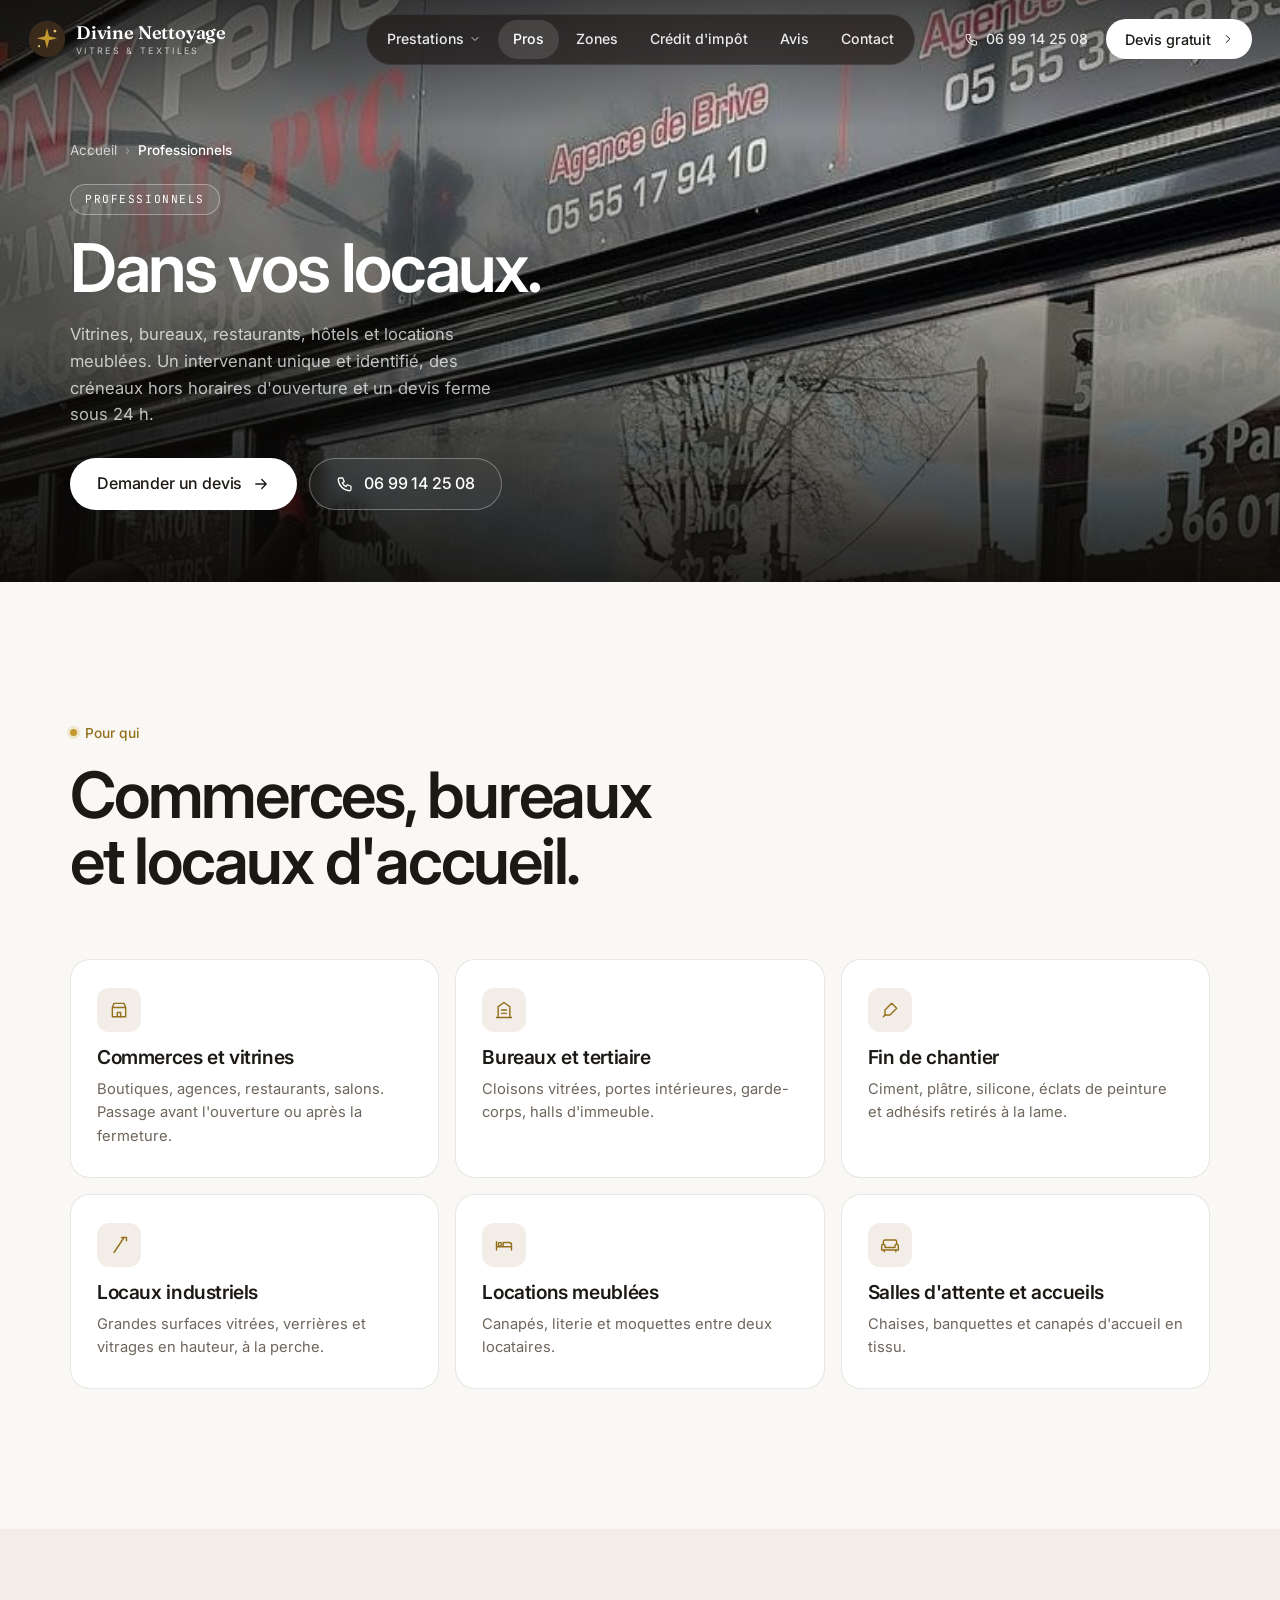
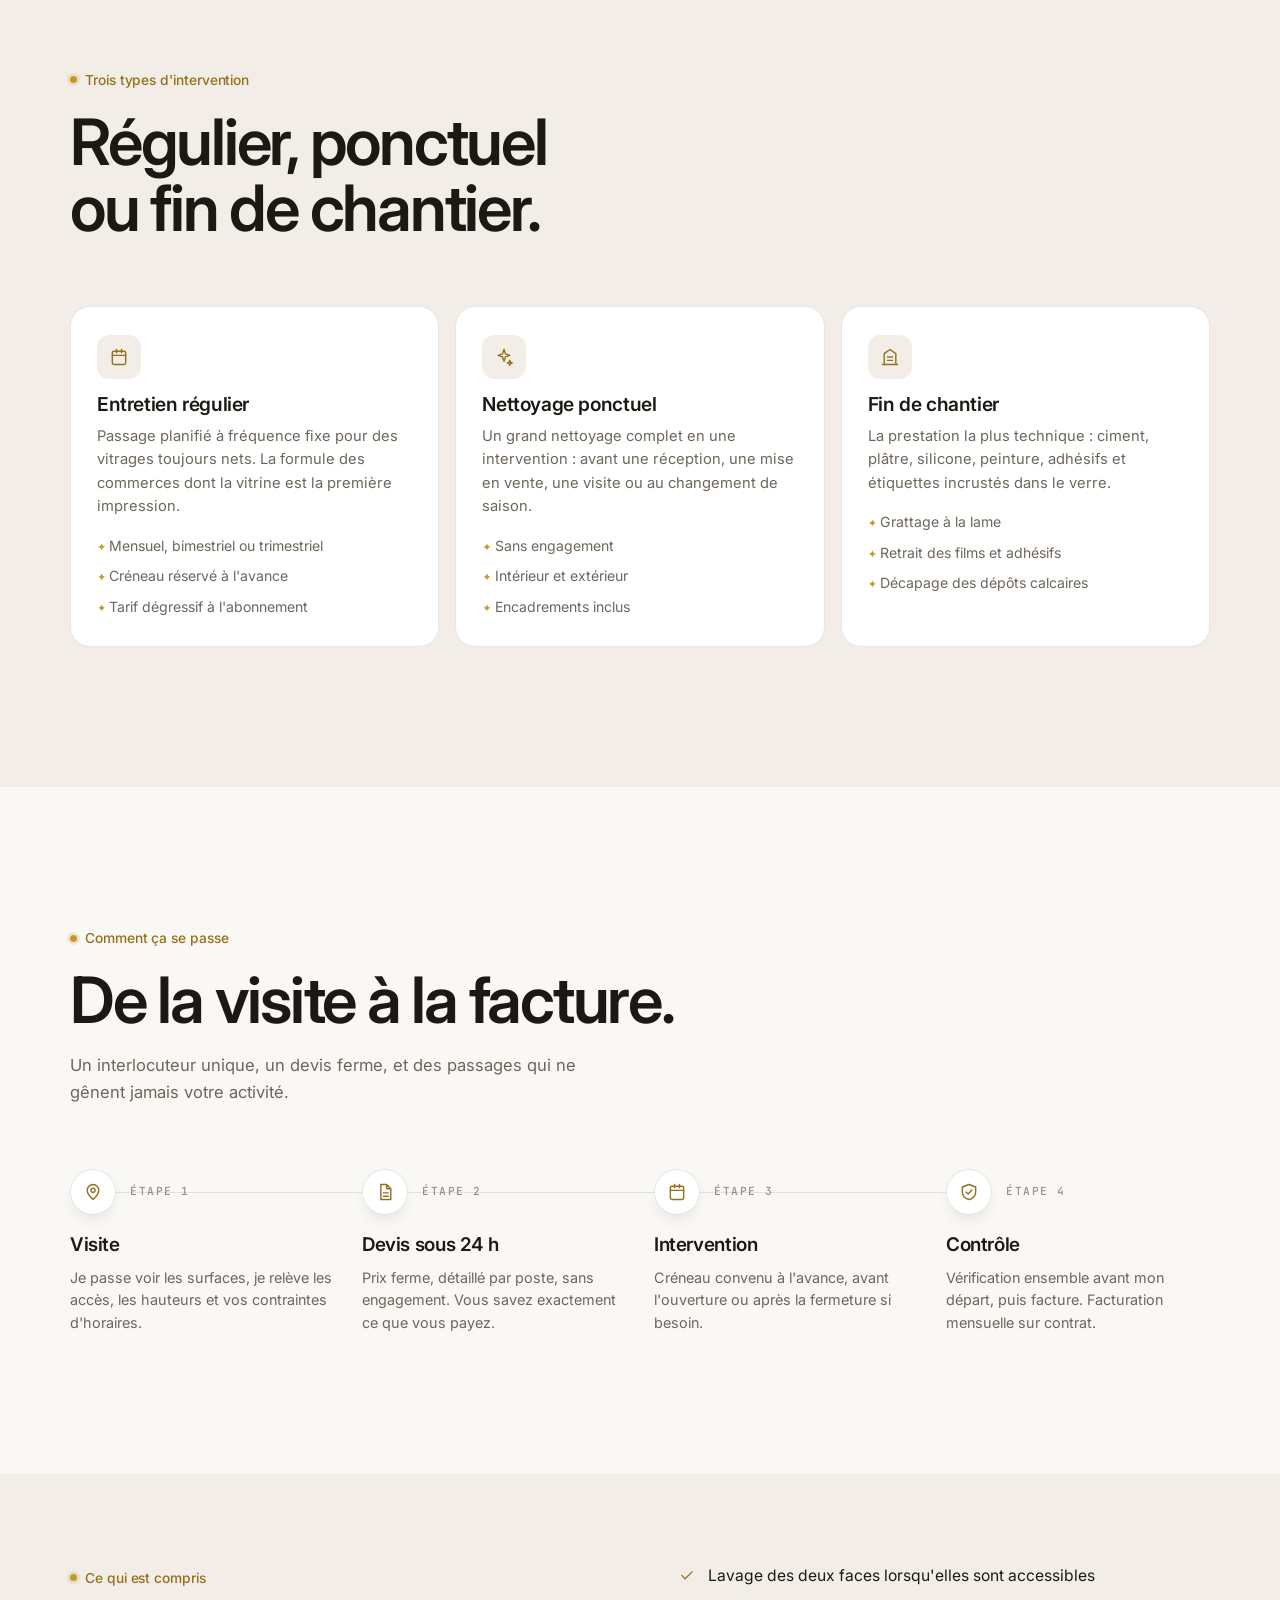
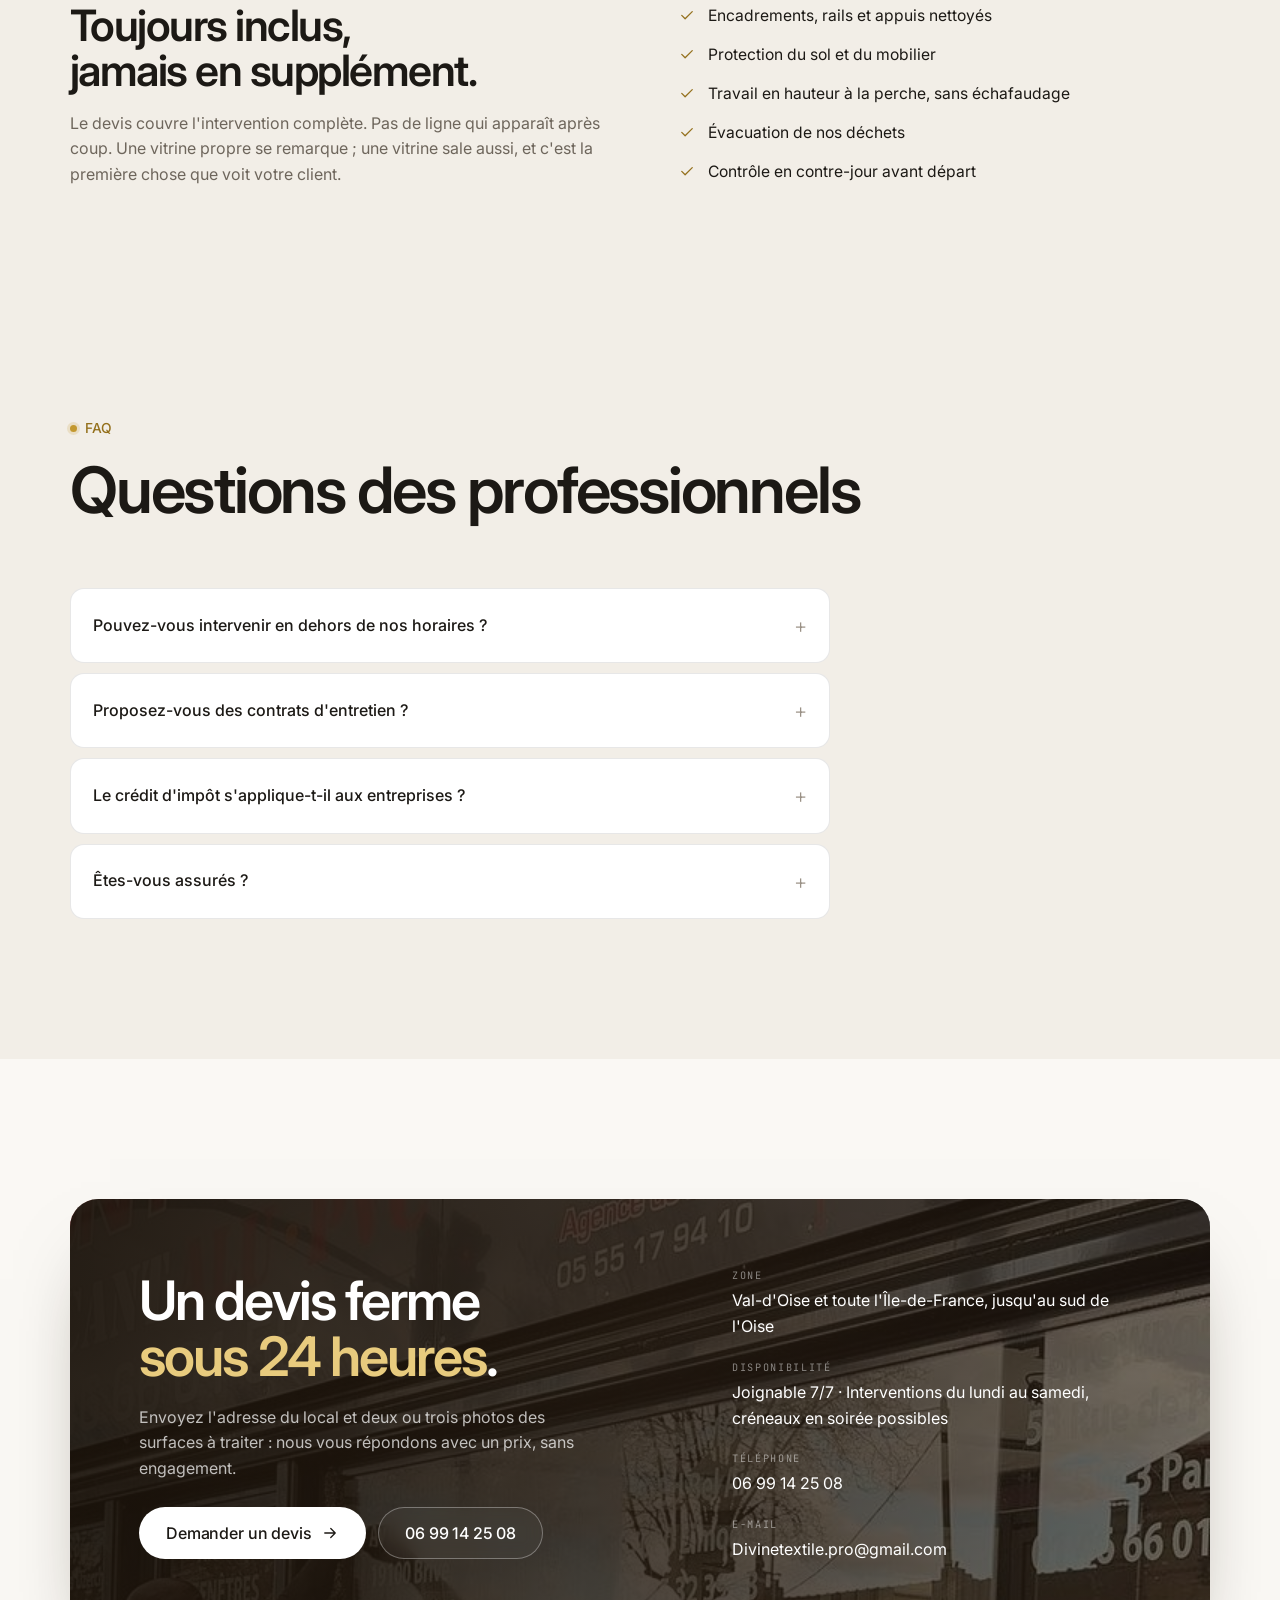
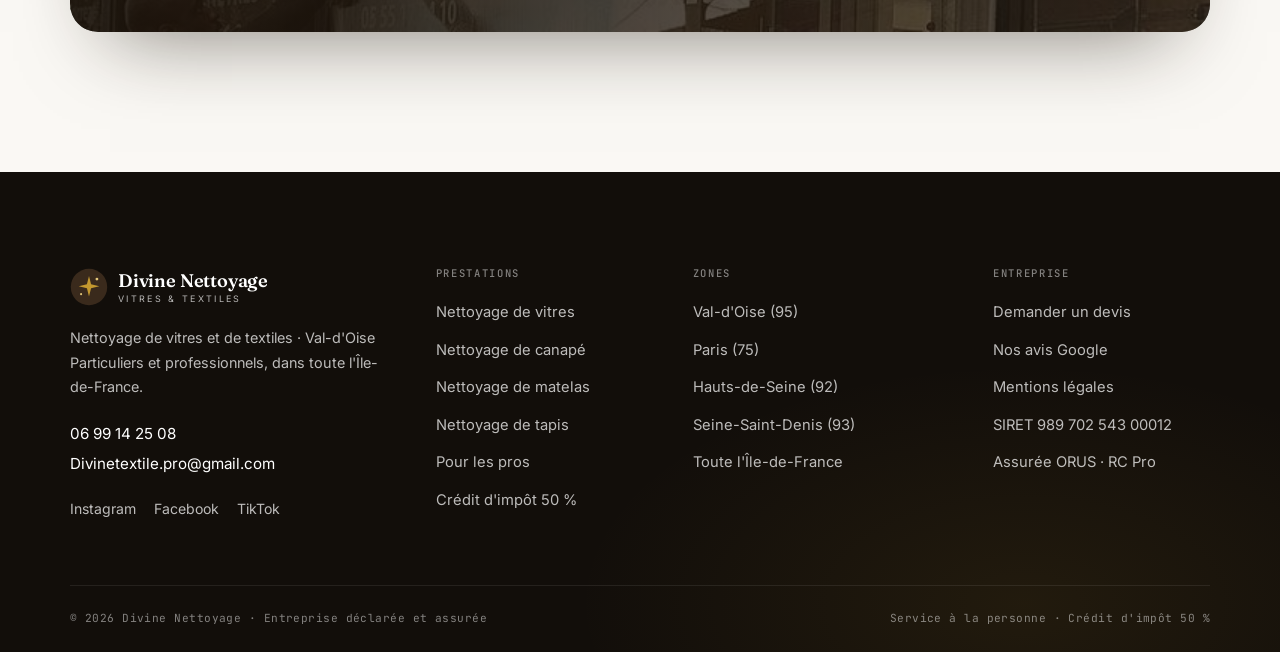
<file: divine-nettoyage/professionnels.html>
<!doctype html>
<html lang="fr">
<head>
<meta charset="utf-8">
<meta name="viewport" content="width=device-width, initial-scale=1, viewport-fit=cover">
<title>Nettoyage de vitrines, bureaux et fin de chantier — Val-d'Oise | Divine Nettoyage</title>
<meta name="claude:viewport-fit-sides" content="cover">
<meta name="description" content="Nettoyage de vitrines, bureaux, locaux et fin de chantier pour les professionnels du Val-d&#x27;Oise et d&#x27;Île-de-France. Contrats d&#x27;entretien, devis ferme sous 24 h.">
<link rel="canonical" href="https://divinenettoyage.fr/professionnels.html">
<meta name="robots" content="index, follow, max-image-preview:large">
<meta name="geo.region" content="FR-95">
<meta name="geo.placename" content="Val-d'Oise, Île-de-France">
<meta property="og:type" content="website">
<meta property="og:locale" content="fr_FR">
<meta property="og:site_name" content="Divine Nettoyage">
<meta property="og:url" content="https://divinenettoyage.fr/professionnels.html">
<meta property="og:title" content="Nettoyage de vitrines, bureaux et fin de chantier — Val-d&#x27;Oise | Divine Nettoyage">
<meta property="og:description" content="Nettoyage de vitrines, bureaux, locaux et fin de chantier pour les professionnels du Val-d&#x27;Oise et d&#x27;Île-de-France. Contrats d&#x27;entretien, devis ferme sous 24 h.">
<meta property="og:image" content="https://divinenettoyage.fr/images/partage.jpg">
<meta name="twitter:card" content="summary_large_image">
<meta name="theme-color" content="#120E0A">
<link rel="icon" href="favicon.ico" sizes="any">
<link rel="icon" type="image/png" href="images/icon-192.png">
<link rel="apple-touch-icon" href="images/icon-180.png">
<link rel="preconnect" href="https://fonts.googleapis.com">
<link rel="preconnect" href="https://fonts.gstatic.com" crossorigin>
<link rel="stylesheet" href="https://fonts.googleapis.com/css2?family=Inter:wght@400;500;600;700&family=JetBrains+Mono:wght@400;500&family=Fraunces:opsz,wght@9..144,600&display=swap">
<link rel="stylesheet" href="assets/style.css">

<script type="application/ld+json">{"@context": "https://schema.org", "@type": "HomeAndConstructionBusiness", "@id": "https://divinenettoyage.fr/#entreprise", "name": "Divine Nettoyage", "description": "Nettoyage de textiles d'ameublement (canapés, matelas, tapis, sièges de voiture) par injection-extraction et lavage de vitres, à domicile et pour les professionnels, en Val-d'Oise et dans toute l'Île-de-France.", "url": "https://divinenettoyage.fr/", "email": "Divinetextile.pro@gmail.com", "telephone": "+33699142508", "image": "https://divinenettoyage.fr/images/partage.jpg", "logo": "https://divinenettoyage.fr/images/icon-512.png", "priceRange": "€€", "currenciesAccepted": "EUR", "paymentAccepted": "Carte bancaire, virement, espèces", "address": {"@type": "PostalAddress", "streetAddress": "16 rue de la Fontaine Hurée", "addressLocality": "Ronquerolles", "postalCode": "95340", "addressRegion": "Île-de-France", "addressCountry": "FR"}, "areaServed": [{"@type": "AdministrativeArea", "name": "Val-d'Oise (95)"}, {"@type": "AdministrativeArea", "name": "Paris (75)"}, {"@type": "AdministrativeArea", "name": "Hauts-de-Seine (92)"}, {"@type": "AdministrativeArea", "name": "Seine-Saint-Denis (93)"}, {"@type": "AdministrativeArea", "name": "Val-de-Marne (94)"}, {"@type": "AdministrativeArea", "name": "Yvelines (78)"}, {"@type": "AdministrativeArea", "name": "Essonne (91)"}, {"@type": "AdministrativeArea", "name": "Seine-et-Marne (77)"}], "aggregateRating": {"@type": "AggregateRating", "ratingValue": "5.0", "reviewCount": "43"}, "sameAs": ["https://www.instagram.com/divinenettoyage", "https://www.facebook.com/share/1EhrKePbFw/", "https://www.tiktok.com/@divinetextile"]}</script>
<script type="application/ld+json">{"@context": "https://schema.org", "@type": "FAQPage", "mainEntity": [{"@type": "Question", "name": "Pouvez-vous intervenir en dehors de nos horaires ?", "acceptedAnswer": {"@type": "Answer", "text": "Oui. Nous intervenons avant l'ouverture ou après la fermeture pour ne jamais gêner votre activité."}}, {"@type": "Question", "name": "Proposez-vous des contrats d'entretien ?", "acceptedAnswer": {"@type": "Answer", "text": "Oui : passages mensuels, bimestriels ou trimestriels, créneau réservé à l'avance, tarif dégressif et facturation mensuelle."}}, {"@type": "Question", "name": "Le crédit d'impôt s'applique-t-il aux entreprises ?", "acceptedAnswer": {"@type": "Answer", "text": "Non. Le crédit d'impôt services à la personne concerne uniquement les particuliers, pour des prestations réalisées à leur domicile."}}, {"@type": "Question", "name": "Êtes-vous assurés ?", "acceptedAnswer": {"@type": "Answer", "text": "Oui. Divine Nettoyage est une entreprise déclarée (SIRET 989 702 543 00012) et assurée en responsabilité civile professionnelle auprès d'ORUS."}}]}</script>
</head>
<body>

<header class="site-header" id="top">
  <div class="bar">
    <a class="brand" href="index.html" aria-label="Divine Nettoyage, accueil"><svg viewBox="0 0 48 48" aria-hidden="true"><circle class="bg" cx="24" cy="24" r="23" fill="#3A2A1C"/><path d="M24 10 L26.6 20.4 L37 23 L26.6 25.6 L24 36 L21.4 25.6 L11 23 L21.4 20.4 Z" fill="#C3982F"/><circle cx="34" cy="14" r="1.8" fill="#E3C77A"/><circle cx="14" cy="33" r="1.3" fill="#E3C77A"/></svg><span class="brand-txt"><span class="brand-name">Divine Nettoyage</span><span class="brand-sub">Vitres &amp; Textiles</span></span></a>
    <nav class="mainnav" aria-label="Navigation principale">
      <div class="dd">
        <button type="button" aria-haspopup="true" aria-expanded="false">Prestations <svg viewBox="0 0 24 24" fill="none" stroke="currentColor" stroke-width="1.7" stroke-linecap="round" stroke-linejoin="round" aria-hidden="true"><path d="M6 9l6 6 6-6"/></svg></button>
        <div class="dd-menu"><a href="nettoyage-vitres.html">Nettoyage de vitres<small>Sur devis</small></a><a href="nettoyage-canape.html">Nettoyage de canapé<small>dès 80 €</small></a><a href="nettoyage-matelas.html">Nettoyage de matelas<small>dès 70 €</small></a><a href="nettoyage-tapis.html">Nettoyage de tapis<small>dès 50 €</small></a></div>
      </div>
      <a href="professionnels.html" aria-current="page">Pros</a>
      <a href="zones.html">Zones</a>
      <a href="credit-impot.html">Crédit d'impôt</a>
      <a href="index.html#avis">Avis</a>
      <a href="index.html#contact">Contact</a>
    </nav>
    <div class="hdr-right">
      <a class="hdr-tel" href="tel:+33699142508"><svg viewBox="0 0 24 24" fill="none" stroke="currentColor" stroke-width="1.7" stroke-linecap="round" stroke-linejoin="round" aria-hidden="true"><path d="M5 4h4l2 5-2.5 1.5a11 11 0 005 5L15 13l5 2v4a2 2 0 01-2 2A16 16 0 013 6a2 2 0 012-2"/></svg>06 99 14 25 08</a>
      <a class="btn btn-white hdr-cta" href="devis.html#pro">Devis gratuit <svg viewBox="0 0 24 24" fill="none" stroke="currentColor" stroke-width="1.7" stroke-linecap="round" stroke-linejoin="round" aria-hidden="true"><path d="M9 6l6 6-6 6"/></svg></a>
      <button class="burger" type="button" aria-label="Ouvrir le menu" aria-controls="mnav" aria-expanded="false"><svg viewBox="0 0 24 24" fill="none" stroke="currentColor" stroke-width="1.7" stroke-linecap="round" stroke-linejoin="round" aria-hidden="true"><path d="M4 8h16M4 16h16"/></svg></button>
    </div>
  </div>
</header>
<div class="mnav" id="mnav" role="dialog" aria-modal="true" aria-label="Menu">
  <div class="mnav-top"><a class="brand" href="index.html" aria-label="Divine Nettoyage, accueil"><svg viewBox="0 0 48 48" aria-hidden="true"><circle class="bg" cx="24" cy="24" r="23" fill="#3A2A1C"/><path d="M24 10 L26.6 20.4 L37 23 L26.6 25.6 L24 36 L21.4 25.6 L11 23 L21.4 20.4 Z" fill="#C3982F"/><circle cx="34" cy="14" r="1.8" fill="#E3C77A"/><circle cx="14" cy="33" r="1.3" fill="#E3C77A"/></svg><span class="brand-txt"><span class="brand-name">Divine Nettoyage</span><span class="brand-sub">Vitres &amp; Textiles</span></span></a><button class="burger" type="button" aria-label="Fermer le menu"><svg viewBox="0 0 24 24" fill="none" stroke="currentColor" stroke-width="1.7" stroke-linecap="round" stroke-linejoin="round" aria-hidden="true"><path d="M6 6l12 12M18 6L6 18"/></svg></button></div>
  <nav aria-label="Menu mobile">
    <a href="index.html">Accueil</a>
    <a class="sub" href="nettoyage-vitres.html">Nettoyage de vitres<small>Sur devis</small></a><a class="sub" href="nettoyage-canape.html">Nettoyage de canapé<small>dès 80 €</small></a><a class="sub" href="nettoyage-matelas.html">Nettoyage de matelas<small>dès 70 €</small></a><a class="sub" href="nettoyage-tapis.html">Nettoyage de tapis<small>dès 50 €</small></a>
    <a href="professionnels.html">Professionnels</a>
    <a href="zones.html">Zones d'intervention</a>
    <a href="credit-impot.html">Crédit d'impôt</a>
    <a href="index.html#avis">Avis clients</a>
  </nav>
  <div class="mnav-cta">
    <a class="btn btn-white" href="devis.html#pro">Demander un devis gratuit</a>
    <a class="btn btn-ghost" href="tel:+33699142508"><svg viewBox="0 0 24 24" fill="none" stroke="currentColor" stroke-width="1.7" stroke-linecap="round" stroke-linejoin="round" aria-hidden="true"><path d="M5 4h4l2 5-2.5 1.5a11 11 0 005 5L15 13l5 2v4a2 2 0 01-2 2A16 16 0 013 6a2 2 0 012-2"/></svg> 06 99 14 25 08</a>
    <p>Joignable 7 jours sur 7 · Réponse sous 24 h</p>
  </div>
</div>
<main id="main">

<section class="hero page-hero">
  <div class="hero-media" style="--pos:50% 25%"><img src="images/vitrine.jpg" alt="" fetchpriority="high"></div>
  <div class="wrap">
    <nav class="crumbs" aria-label="Fil d'Ariane"><a href="index.html">Accueil</a><i>›</i><span aria-current="page">Professionnels</span></nav>
    <span class="pill-tag">Professionnels</span>
    <h1>Dans vos locaux.</h1>
    <p class="lede">Vitrines, bureaux, restaurants, hôtels et locations meublées. Un intervenant unique et identifié, des créneaux hors horaires d'ouverture et un devis ferme sous 24 h.</p>
    <div class="actions">
      <a class="btn btn-white" href="devis.html#pro">Demander un devis <svg viewBox="0 0 24 24" fill="none" stroke="currentColor" stroke-width="1.7" stroke-linecap="round" stroke-linejoin="round" aria-hidden="true"><path d="M5 12h14M13 6l6 6-6 6"/></svg></a>
      <a class="btn btn-ghost" href="tel:+33699142508"><svg viewBox="0 0 24 24" fill="none" stroke="currentColor" stroke-width="1.7" stroke-linecap="round" stroke-linejoin="round" aria-hidden="true"><path d="M5 4h4l2 5-2.5 1.5a11 11 0 005 5L15 13l5 2v4a2 2 0 01-2 2A16 16 0 013 6a2 2 0 012-2"/></svg> 06 99 14 25 08</a>
    </div>
  </div>
</section>
<section class="section">
  <div class="wrap">
    <div class="shead"><span class="eyebrow">Pour qui</span><h2>Commerces, bureaux<br>et locaux d'accueil.</h2></div>
    <div class="tiles"><div class="tile reveal"><span class="ic"><svg viewBox="0 0 24 24" fill="none" stroke="currentColor" stroke-width="1.7" stroke-linecap="round" stroke-linejoin="round" aria-hidden="true"><path d="M4 9l2-5h12l2 5M4 9v11h16V9M4 9h16"/><path d="M10 20v-5h4v5"/></svg></span><h3>Commerces et vitrines</h3><p>Boutiques, agences, restaurants, salons. Passage avant l'ouverture ou après la fermeture.</p></div><div class="tile reveal"><span class="ic"><svg viewBox="0 0 24 24" fill="none" stroke="currentColor" stroke-width="1.7" stroke-linecap="round" stroke-linejoin="round" aria-hidden="true"><path d="M3 21h18M5 21V8l7-5 7 5v13"/><path d="M9 12h6M9 16h6"/></svg></span><h3>Bureaux et tertiaire</h3><p>Cloisons vitrées, portes intérieures, garde-corps, halls d'immeuble.</p></div><div class="tile reveal"><span class="ic"><svg viewBox="0 0 24 24" fill="none" stroke="currentColor" stroke-width="1.7" stroke-linecap="round" stroke-linejoin="round" aria-hidden="true"><path d="M14 4l6 6-8 8H6v-6z"/><path d="M4 20l2-2"/></svg></span><h3>Fin de chantier</h3><p>Ciment, plâtre, silicone, éclats de peinture et adhésifs retirés à la lame.</p></div><div class="tile reveal"><span class="ic"><svg viewBox="0 0 24 24" fill="none" stroke="currentColor" stroke-width="1.7" stroke-linecap="round" stroke-linejoin="round" aria-hidden="true"><path d="M6 21L18 3M15 3h6v4"/></svg></span><h3>Locaux industriels</h3><p>Grandes surfaces vitrées, verrières et vitrages en hauteur, à la perche.</p></div><div class="tile reveal"><span class="ic"><svg viewBox="0 0 24 24" fill="none" stroke="currentColor" stroke-width="1.7" stroke-linecap="round" stroke-linejoin="round" aria-hidden="true"><path d="M3 18V8M3 14h18v4M21 14v-2a3 3 0 00-3-3h-7v5"/><circle cx="7" cy="11" r="2"/></svg></span><h3>Locations meublées</h3><p>Canapés, literie et moquettes entre deux locataires.</p></div><div class="tile reveal"><span class="ic"><svg viewBox="0 0 24 24" fill="none" stroke="currentColor" stroke-width="1.7" stroke-linecap="round" stroke-linejoin="round" aria-hidden="true"><path d="M4 11V8a2 2 0 012-2h12a2 2 0 012 2v3"/><path d="M2 13a2 2 0 014 0v2h12v-2a2 2 0 014 0v5H2z"/><path d="M5 18v2M19 18v2"/></svg></span><h3>Salles d'attente et accueils</h3><p>Chaises, banquettes et canapés d'accueil en tissu.</p></div></div>
  </div>
</section>
<section class="section band">
  <div class="wrap">
    <div class="shead"><span class="eyebrow">Trois types d'intervention</span><h2>Régulier, ponctuel<br>ou fin de chantier.</h2></div>
    <div class="tiles">
      <div class="tile reveal"><span class="ic"><svg viewBox="0 0 24 24" fill="none" stroke="currentColor" stroke-width="1.7" stroke-linecap="round" stroke-linejoin="round" aria-hidden="true"><rect x="4" y="5" width="16" height="16" rx="2"/><path d="M4 10h16M9 3v4M15 3v4"/></svg></span><h3>Entretien régulier</h3><p>Passage planifié à fréquence fixe pour des vitrages toujours nets. La formule des commerces dont la vitrine est la première impression.</p><ul><li>Mensuel, bimestriel ou trimestriel</li><li>Créneau réservé à l'avance</li><li>Tarif dégressif à l'abonnement</li></ul></div>
      <div class="tile reveal"><span class="ic"><svg viewBox="0 0 24 24" fill="none" stroke="currentColor" stroke-width="1.7" stroke-linecap="round" stroke-linejoin="round" aria-hidden="true"><path d="M12 3l1.8 5.2L19 10l-5.2 1.8L12 17l-1.8-5.2L5 10l5.2-1.8zM19 16l.8 2.2L22 19l-2.2.8L19 22l-.8-2.2L16 19l2.2-.8z"/></svg></span><h3>Nettoyage ponctuel</h3><p>Un grand nettoyage complet en une intervention : avant une réception, une mise en vente, une visite ou au changement de saison.</p><ul><li>Sans engagement</li><li>Intérieur et extérieur</li><li>Encadrements inclus</li></ul></div>
      <div class="tile reveal"><span class="ic"><svg viewBox="0 0 24 24" fill="none" stroke="currentColor" stroke-width="1.7" stroke-linecap="round" stroke-linejoin="round" aria-hidden="true"><path d="M3 21h18M5 21V8l7-5 7 5v13"/><path d="M9 12h6M9 16h6"/></svg></span><h3>Fin de chantier</h3><p>La prestation la plus technique : ciment, plâtre, silicone, peinture, adhésifs et étiquettes incrustés dans le verre.</p><ul><li>Grattage à la lame</li><li>Retrait des films et adhésifs</li><li>Décapage des dépôts calcaires</li></ul></div>
    </div>
  </div>
</section>
<section class="section">
  <div class="wrap">
    <div class="shead"><span class="eyebrow">Comment ça se passe</span><h2>De la visite à la facture.</h2><p>Un interlocuteur unique, un devis ferme, et des passages qui ne gênent jamais votre activité.</p></div>
    <div class="steps"><div class="step reveal"><div class="head"><span class="ic"><svg viewBox="0 0 24 24" fill="none" stroke="currentColor" stroke-width="1.7" stroke-linecap="round" stroke-linejoin="round" aria-hidden="true"><path d="M12 21s7-6 7-11a7 7 0 00-14 0c0 5 7 11 7 11z"/><circle cx="12" cy="10" r="2.5"/></svg></span><span class="mono">Étape 1</span></div><h3>Visite</h3><p>Je passe voir les surfaces, je relève les accès, les hauteurs et vos contraintes d'horaires.</p></div><div class="step reveal"><div class="head"><span class="ic"><svg viewBox="0 0 24 24" fill="none" stroke="currentColor" stroke-width="1.7" stroke-linecap="round" stroke-linejoin="round" aria-hidden="true"><path d="M7 3h7l5 5v13H7zM14 3v5h5M10 13h6M10 17h6"/></svg></span><span class="mono">Étape 2</span></div><h3>Devis sous 24 h</h3><p>Prix ferme, détaillé par poste, sans engagement. Vous savez exactement ce que vous payez.</p></div><div class="step reveal"><div class="head"><span class="ic"><svg viewBox="0 0 24 24" fill="none" stroke="currentColor" stroke-width="1.7" stroke-linecap="round" stroke-linejoin="round" aria-hidden="true"><rect x="4" y="5" width="16" height="16" rx="2"/><path d="M4 10h16M9 3v4M15 3v4"/></svg></span><span class="mono">Étape 3</span></div><h3>Intervention</h3><p>Créneau convenu à l'avance, avant l'ouverture ou après la fermeture si besoin.</p></div><div class="step reveal"><div class="head"><span class="ic"><svg viewBox="0 0 24 24" fill="none" stroke="currentColor" stroke-width="1.7" stroke-linecap="round" stroke-linejoin="round" aria-hidden="true"><path d="M12 3l8 3v6c0 4.5-3.4 8.3-8 9-4.6-.7-8-4.5-8-9V6z"/><path d="M8.5 12l2.5 2.5 4.5-5"/></svg></span><span class="mono">Étape 4</span></div><h3>Contrôle</h3><p>Vérification ensemble avant mon départ, puis facture. Facturation mensuelle sur contrat.</p></div></div>
  </div>
</section>
<section class="section tight band">
  <div class="wrap split">
    <div class="reveal"><span class="eyebrow">Ce qui est compris</span><h2 style="margin-top:14px">Toujours inclus, jamais en supplément.</h2>
      <p>Le devis couvre l'intervention complète. Pas de ligne qui apparaît après coup. Une vitrine propre se remarque ; une vitrine sale aussi, et c'est la première chose que voit votre client.</p></div>
    <div class="reveal"><ul class="checks one"><li><svg viewBox="0 0 24 24" fill="none" stroke="currentColor" stroke-width="1.7" stroke-linecap="round" stroke-linejoin="round" aria-hidden="true"><path d="M5 12.5l4.5 4.5L19 7.5"/></svg><span>Lavage des deux faces lorsqu'elles sont accessibles</span></li><li><svg viewBox="0 0 24 24" fill="none" stroke="currentColor" stroke-width="1.7" stroke-linecap="round" stroke-linejoin="round" aria-hidden="true"><path d="M5 12.5l4.5 4.5L19 7.5"/></svg><span>Encadrements, rails et appuis nettoyés</span></li><li><svg viewBox="0 0 24 24" fill="none" stroke="currentColor" stroke-width="1.7" stroke-linecap="round" stroke-linejoin="round" aria-hidden="true"><path d="M5 12.5l4.5 4.5L19 7.5"/></svg><span>Protection du sol et du mobilier</span></li><li><svg viewBox="0 0 24 24" fill="none" stroke="currentColor" stroke-width="1.7" stroke-linecap="round" stroke-linejoin="round" aria-hidden="true"><path d="M5 12.5l4.5 4.5L19 7.5"/></svg><span>Travail en hauteur à la perche, sans échafaudage</span></li><li><svg viewBox="0 0 24 24" fill="none" stroke="currentColor" stroke-width="1.7" stroke-linecap="round" stroke-linejoin="round" aria-hidden="true"><path d="M5 12.5l4.5 4.5L19 7.5"/></svg><span>Évacuation de nos déchets</span></li><li><svg viewBox="0 0 24 24" fill="none" stroke="currentColor" stroke-width="1.7" stroke-linecap="round" stroke-linejoin="round" aria-hidden="true"><path d="M5 12.5l4.5 4.5L19 7.5"/></svg><span>Contrôle en contre-jour avant départ</span></li></ul></div>
  </div>
</section>

<section class="section band">
  <div class="wrap">
    <div class="shead"><span class="eyebrow">FAQ</span><h2>Questions des professionnels</h2></div>
    <div class="faq"><details><summary>Pouvez-vous intervenir en dehors de nos horaires ?</summary><p>Oui. Nous intervenons avant l'ouverture ou après la fermeture pour ne jamais gêner votre activité.</p></details><details><summary>Proposez-vous des contrats d'entretien ?</summary><p>Oui : passages mensuels, bimestriels ou trimestriels, créneau réservé à l'avance, tarif dégressif et facturation mensuelle.</p></details><details><summary>Le crédit d'impôt s'applique-t-il aux entreprises ?</summary><p>Non. Le crédit d'impôt services à la personne concerne uniquement les particuliers, pour des prestations réalisées à leur domicile.</p></details><details><summary>Êtes-vous assurés ?</summary><p>Oui. Divine Nettoyage est une entreprise déclarée (SIRET 989 702 543 00012) et assurée en responsabilité civile professionnelle auprès d'ORUS.</p></details></div>
  </div>
</section>

<section class="section" id="contact">
  <div class="wrap">
    <div class="ctacard reveal">
      <img src="images/vitrine.jpg" alt="" loading="lazy">
      <div class="l">
        <h2>Un devis ferme <span class="gold">sous 24 heures</span>.</h2>
        <p>Envoyez l'adresse du local et deux ou trois photos des surfaces à traiter : nous vous répondons avec un prix, sans engagement.</p>
        <div class="actions">
          <a class="btn btn-white" href="devis.html#pro">Demander un devis <svg viewBox="0 0 24 24" fill="none" stroke="currentColor" stroke-width="1.7" stroke-linecap="round" stroke-linejoin="round" aria-hidden="true"><path d="M5 12h14M13 6l6 6-6 6"/></svg></a>
          <a class="btn btn-ghost" href="tel:+33699142508">06 99 14 25 08</a>
        </div>
      </div>
      <dl>
        <div><dt>Zone</dt><dd>Val-d'Oise et toute l'Île-de-France, jusqu'au sud de l'Oise</dd></div>
        <div><dt>Disponibilité</dt><dd>Joignable 7/7 · Interventions du lundi au samedi, créneaux en soirée possibles</dd></div>
        <div><dt>Téléphone</dt><dd><a href="tel:+33699142508">06 99 14 25 08</a></dd></div>
        <div><dt>E-mail</dt><dd><a href="mailto:Divinetextile.pro@gmail.com">Divinetextile.pro@gmail.com</a></dd></div>
      </dl>
    </div>
  </div>
</section>

</main>

<footer class="site-footer">
  <div class="wrap">
    <div class="fgrid">
      <div class="fbrand">
        <a class="brand" href="index.html" aria-label="Divine Nettoyage, accueil"><svg viewBox="0 0 48 48" aria-hidden="true"><circle class="bg" cx="24" cy="24" r="23" fill="#3A2A1C"/><path d="M24 10 L26.6 20.4 L37 23 L26.6 25.6 L24 36 L21.4 25.6 L11 23 L21.4 20.4 Z" fill="#C3982F"/><circle cx="34" cy="14" r="1.8" fill="#E3C77A"/><circle cx="14" cy="33" r="1.3" fill="#E3C77A"/></svg><span class="brand-txt"><span class="brand-name">Divine Nettoyage</span><span class="brand-sub">Vitres &amp; Textiles</span></span></a>
        <p>Nettoyage de vitres et de textiles · Val-d'Oise<br>Particuliers et professionnels, dans toute l'Île-de-France.</p>
        <div class="contact"><a href="tel:+33699142508">06 99 14 25 08</a><a href="mailto:Divinetextile.pro@gmail.com">Divinetextile.pro@gmail.com</a></div>
        <div class="fsoc"><a href="https://www.instagram.com/divinenettoyage" target="_blank" rel="noopener">Instagram</a><a href="https://www.facebook.com/share/1EhrKePbFw/" target="_blank" rel="noopener">Facebook</a><a href="https://www.tiktok.com/@divinetextile" target="_blank" rel="noopener">TikTok</a></div>
      </div>
      <div class="fcol"><h4>Prestations</h4><ul><li><a href="nettoyage-vitres.html">Nettoyage de vitres</a></li><li><a href="nettoyage-canape.html">Nettoyage de canapé</a></li><li><a href="nettoyage-matelas.html">Nettoyage de matelas</a></li><li><a href="nettoyage-tapis.html">Nettoyage de tapis</a></li><li><a href="professionnels.html">Pour les pros</a></li><li><a href="credit-impot.html">Crédit d'impôt 50 %</a></li></ul></div>
      <div class="fcol"><h4>Zones</h4><ul><li><a href="zones.html">Val-d'Oise (95)</a></li><li><a href="zones.html">Paris (75)</a></li><li><a href="zones.html">Hauts-de-Seine (92)</a></li><li><a href="zones.html">Seine-Saint-Denis (93)</a></li><li><a href="zones.html">Toute l'Île-de-France</a></li></ul></div>
      <div class="fcol"><h4>Entreprise</h4><ul><li><a href="devis.html#pro">Demander un devis</a></li><li><a href="https://share.google/4LWD04qh5UaOUdYKN" target="_blank" rel="noopener">Nos avis Google</a></li><li><a href="mentions-legales.html">Mentions légales</a></li><li><span>SIRET 989 702 543 00012</span></li><li><span>Assurée ORUS · RC Pro</span></li></ul></div>
    </div>
  </div>
  <div class="wrap"><div class="fbottom"><span>© <span class="yr">2026</span> Divine Nettoyage · Entreprise déclarée et assurée</span><span>Service à la personne · Crédit d'impôt 50 %</span></div></div>
</footer>
<script src="assets/site.js"></script>

</body>
</html>
</file>
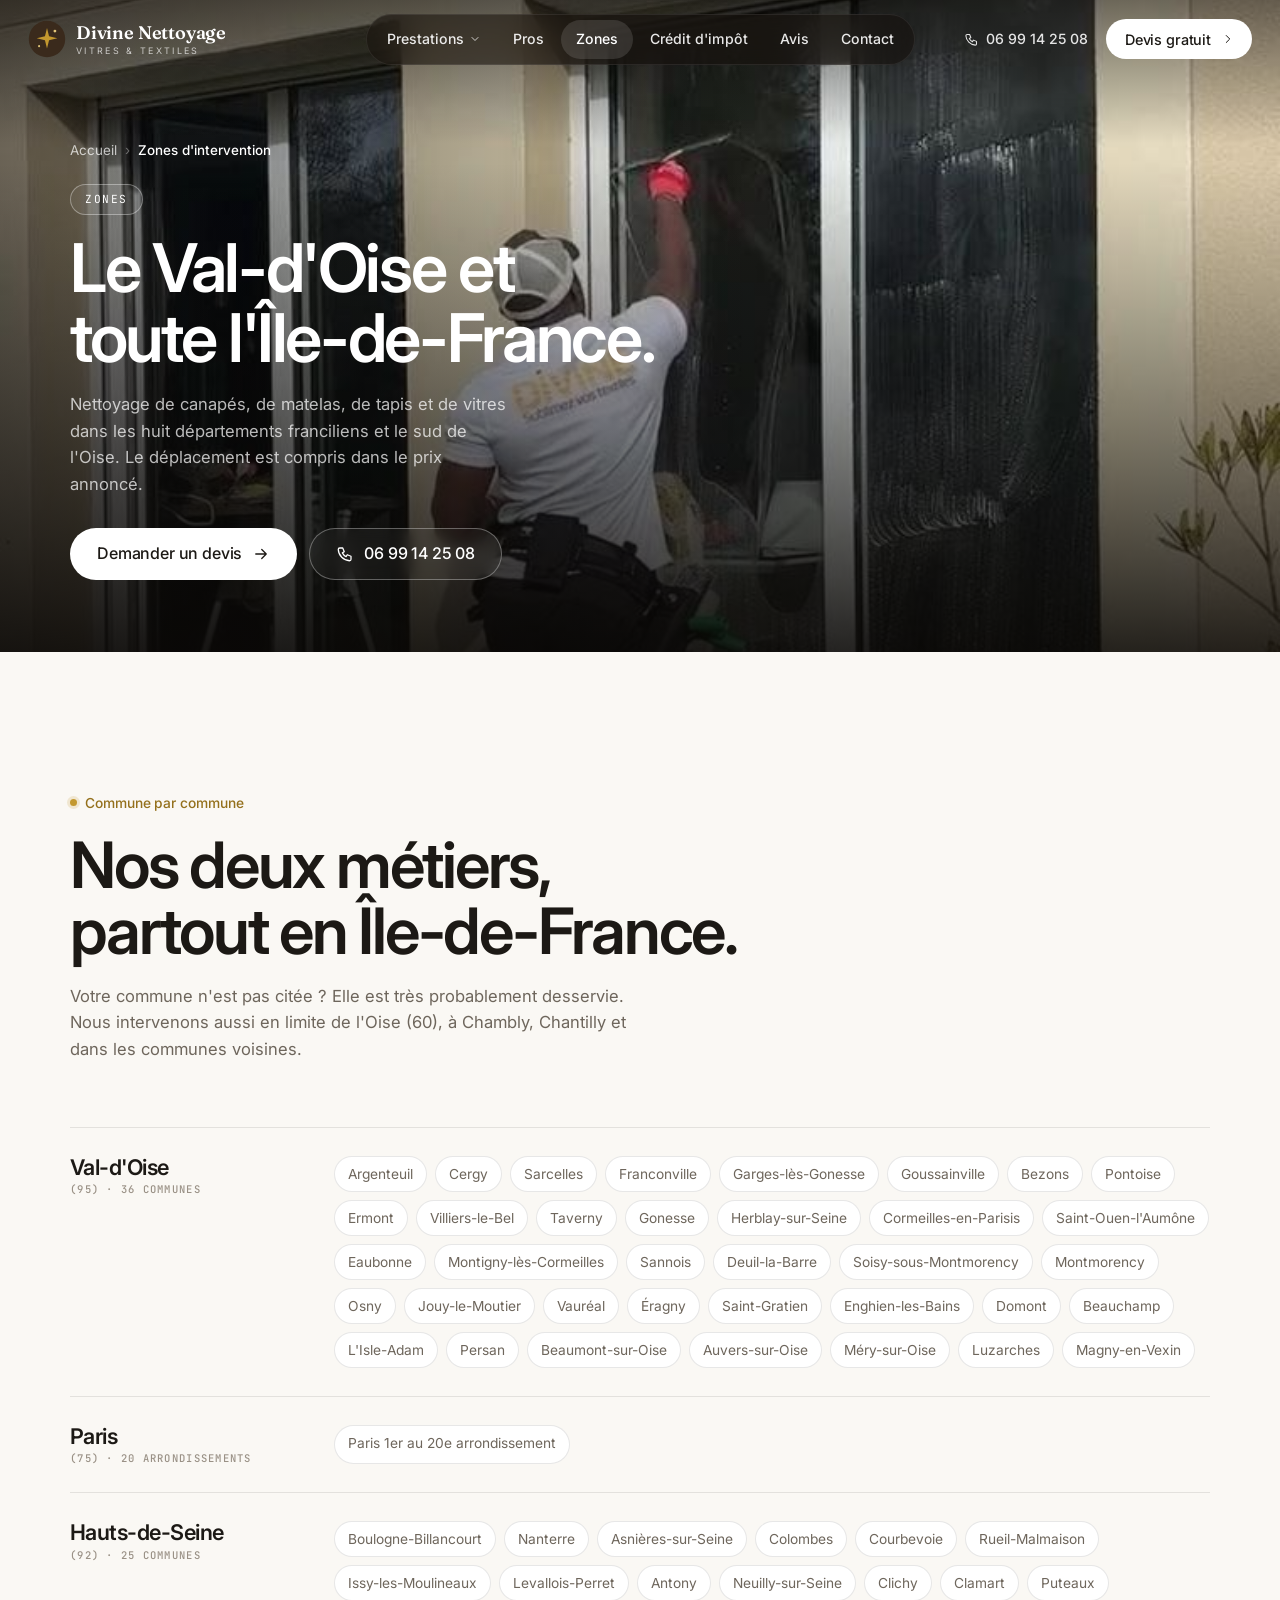
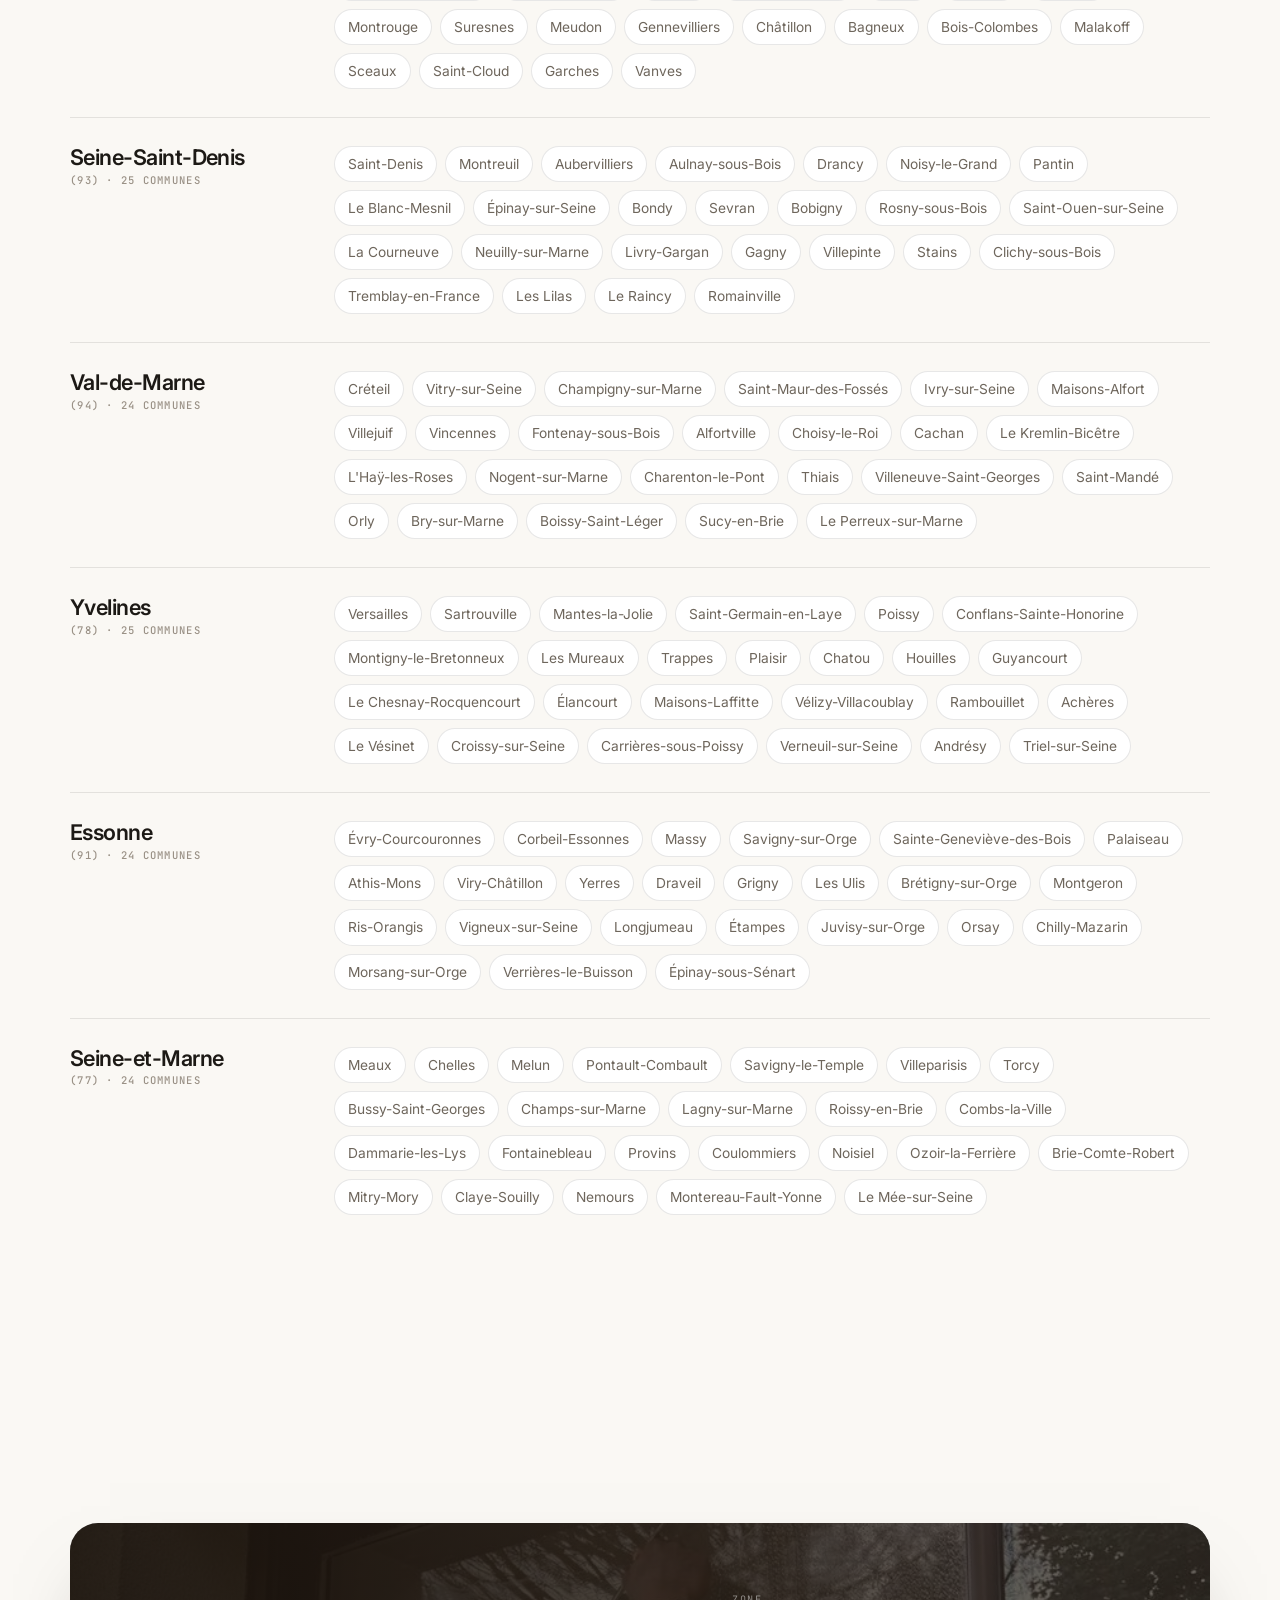
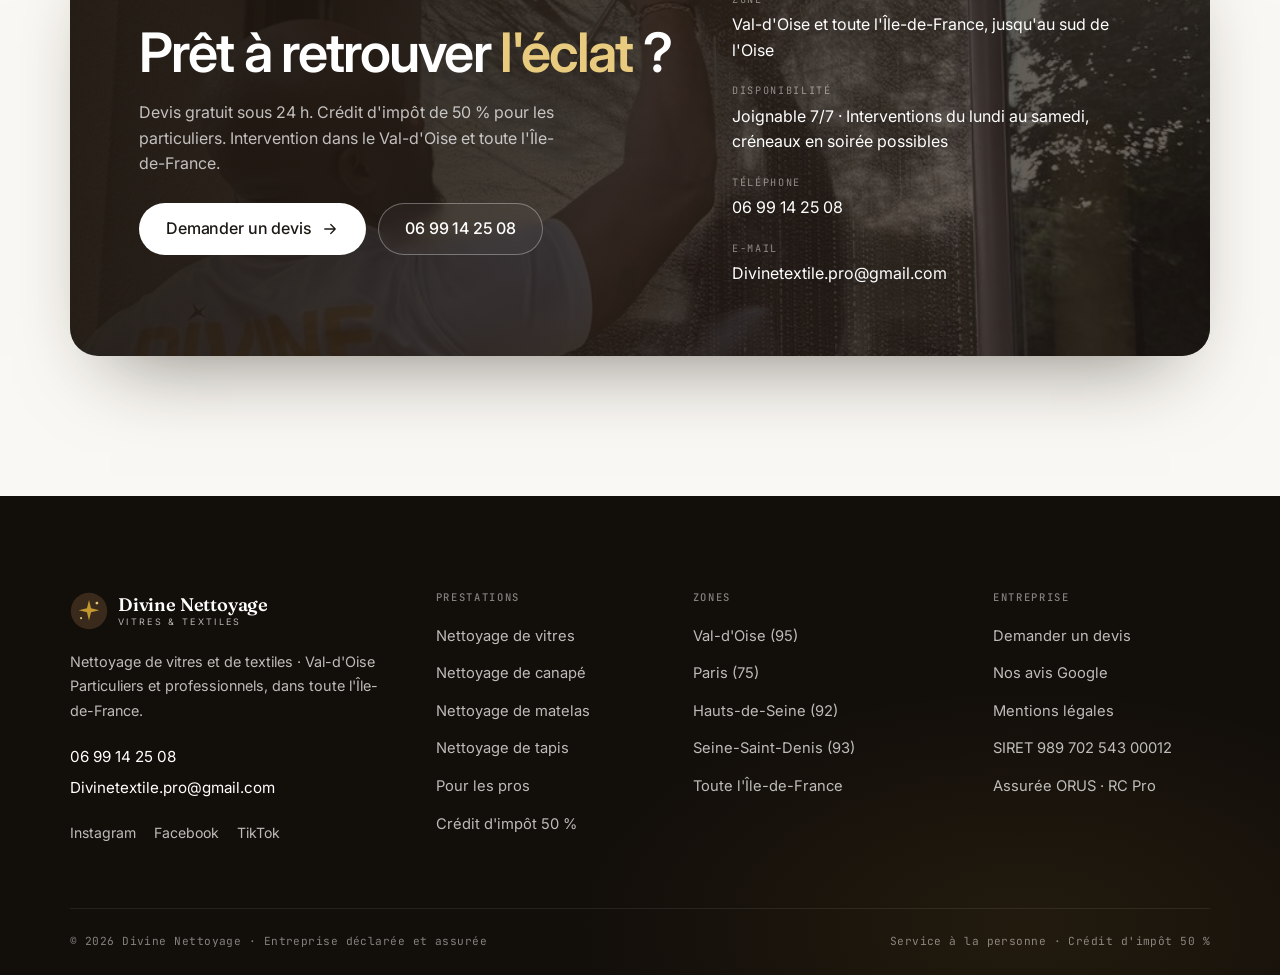
<file: divine-nettoyage/zones.html>
<!doctype html>
<html lang="fr">
<head>
<meta charset="utf-8">
<meta name="viewport" content="width=device-width, initial-scale=1, viewport-fit=cover">
<title>Zones d'intervention — Val-d'Oise et Île-de-France | Divine Nettoyage</title>
<meta name="claude:viewport-fit-sides" content="cover">
<meta name="description" content="Nettoyage de canapé, matelas, tapis et vitres à domicile dans le Val-d&#x27;Oise (95), à Paris et dans toute l&#x27;Île-de-France. Liste des communes desservies.">
<link rel="canonical" href="https://divinenettoyage.fr/zones.html">
<meta name="robots" content="index, follow, max-image-preview:large">
<meta name="geo.region" content="FR-95">
<meta name="geo.placename" content="Val-d'Oise, Île-de-France">
<meta property="og:type" content="website">
<meta property="og:locale" content="fr_FR">
<meta property="og:site_name" content="Divine Nettoyage">
<meta property="og:url" content="https://divinenettoyage.fr/zones.html">
<meta property="og:title" content="Zones d&#x27;intervention — Val-d&#x27;Oise et Île-de-France | Divine Nettoyage">
<meta property="og:description" content="Nettoyage de canapé, matelas, tapis et vitres à domicile dans le Val-d&#x27;Oise (95), à Paris et dans toute l&#x27;Île-de-France. Liste des communes desservies.">
<meta property="og:image" content="https://divinenettoyage.fr/images/partage.jpg">
<meta name="twitter:card" content="summary_large_image">
<meta name="theme-color" content="#120E0A">
<link rel="icon" href="favicon.ico" sizes="any">
<link rel="icon" type="image/png" href="images/icon-192.png">
<link rel="apple-touch-icon" href="images/icon-180.png">
<link rel="preconnect" href="https://fonts.googleapis.com">
<link rel="preconnect" href="https://fonts.gstatic.com" crossorigin>
<link rel="stylesheet" href="https://fonts.googleapis.com/css2?family=Inter:wght@400;500;600;700&family=JetBrains+Mono:wght@400;500&family=Fraunces:opsz,wght@9..144,600&display=swap">
<link rel="stylesheet" href="assets/style.css">

<script type="application/ld+json">{"@context": "https://schema.org", "@type": "HomeAndConstructionBusiness", "@id": "https://divinenettoyage.fr/#entreprise", "name": "Divine Nettoyage", "description": "Nettoyage de textiles d'ameublement (canapés, matelas, tapis, sièges de voiture) par injection-extraction et lavage de vitres, à domicile et pour les professionnels, en Val-d'Oise et dans toute l'Île-de-France.", "url": "https://divinenettoyage.fr/", "email": "Divinetextile.pro@gmail.com", "telephone": "+33699142508", "image": "https://divinenettoyage.fr/images/partage.jpg", "logo": "https://divinenettoyage.fr/images/icon-512.png", "priceRange": "€€", "currenciesAccepted": "EUR", "paymentAccepted": "Carte bancaire, virement, espèces", "address": {"@type": "PostalAddress", "streetAddress": "16 rue de la Fontaine Hurée", "addressLocality": "Ronquerolles", "postalCode": "95340", "addressRegion": "Île-de-France", "addressCountry": "FR"}, "areaServed": [{"@type": "AdministrativeArea", "name": "Val-d'Oise (95)"}, {"@type": "AdministrativeArea", "name": "Paris (75)"}, {"@type": "AdministrativeArea", "name": "Hauts-de-Seine (92)"}, {"@type": "AdministrativeArea", "name": "Seine-Saint-Denis (93)"}, {"@type": "AdministrativeArea", "name": "Val-de-Marne (94)"}, {"@type": "AdministrativeArea", "name": "Yvelines (78)"}, {"@type": "AdministrativeArea", "name": "Essonne (91)"}, {"@type": "AdministrativeArea", "name": "Seine-et-Marne (77)"}], "aggregateRating": {"@type": "AggregateRating", "ratingValue": "5.0", "reviewCount": "43"}, "sameAs": ["https://www.instagram.com/divinenettoyage", "https://www.facebook.com/share/1EhrKePbFw/", "https://www.tiktok.com/@divinetextile"]}</script>
</head>
<body>

<header class="site-header" id="top">
  <div class="bar">
    <a class="brand" href="index.html" aria-label="Divine Nettoyage, accueil"><svg viewBox="0 0 48 48" aria-hidden="true"><circle class="bg" cx="24" cy="24" r="23" fill="#3A2A1C"/><path d="M24 10 L26.6 20.4 L37 23 L26.6 25.6 L24 36 L21.4 25.6 L11 23 L21.4 20.4 Z" fill="#C3982F"/><circle cx="34" cy="14" r="1.8" fill="#E3C77A"/><circle cx="14" cy="33" r="1.3" fill="#E3C77A"/></svg><span class="brand-txt"><span class="brand-name">Divine Nettoyage</span><span class="brand-sub">Vitres &amp; Textiles</span></span></a>
    <nav class="mainnav" aria-label="Navigation principale">
      <div class="dd">
        <button type="button" aria-haspopup="true" aria-expanded="false">Prestations <svg viewBox="0 0 24 24" fill="none" stroke="currentColor" stroke-width="1.7" stroke-linecap="round" stroke-linejoin="round" aria-hidden="true"><path d="M6 9l6 6 6-6"/></svg></button>
        <div class="dd-menu"><a href="nettoyage-vitres.html">Nettoyage de vitres<small>Sur devis</small></a><a href="nettoyage-canape.html">Nettoyage de canapé<small>dès 80 €</small></a><a href="nettoyage-matelas.html">Nettoyage de matelas<small>dès 70 €</small></a><a href="nettoyage-tapis.html">Nettoyage de tapis<small>dès 50 €</small></a></div>
      </div>
      <a href="professionnels.html">Pros</a>
      <a href="zones.html" aria-current="page">Zones</a>
      <a href="credit-impot.html">Crédit d'impôt</a>
      <a href="index.html#avis">Avis</a>
      <a href="index.html#contact">Contact</a>
    </nav>
    <div class="hdr-right">
      <a class="hdr-tel" href="tel:+33699142508"><svg viewBox="0 0 24 24" fill="none" stroke="currentColor" stroke-width="1.7" stroke-linecap="round" stroke-linejoin="round" aria-hidden="true"><path d="M5 4h4l2 5-2.5 1.5a11 11 0 005 5L15 13l5 2v4a2 2 0 01-2 2A16 16 0 013 6a2 2 0 012-2"/></svg>06 99 14 25 08</a>
      <a class="btn btn-white hdr-cta" href="devis.html">Devis gratuit <svg viewBox="0 0 24 24" fill="none" stroke="currentColor" stroke-width="1.7" stroke-linecap="round" stroke-linejoin="round" aria-hidden="true"><path d="M9 6l6 6-6 6"/></svg></a>
      <button class="burger" type="button" aria-label="Ouvrir le menu" aria-controls="mnav" aria-expanded="false"><svg viewBox="0 0 24 24" fill="none" stroke="currentColor" stroke-width="1.7" stroke-linecap="round" stroke-linejoin="round" aria-hidden="true"><path d="M4 8h16M4 16h16"/></svg></button>
    </div>
  </div>
</header>
<div class="mnav" id="mnav" role="dialog" aria-modal="true" aria-label="Menu">
  <div class="mnav-top"><a class="brand" href="index.html" aria-label="Divine Nettoyage, accueil"><svg viewBox="0 0 48 48" aria-hidden="true"><circle class="bg" cx="24" cy="24" r="23" fill="#3A2A1C"/><path d="M24 10 L26.6 20.4 L37 23 L26.6 25.6 L24 36 L21.4 25.6 L11 23 L21.4 20.4 Z" fill="#C3982F"/><circle cx="34" cy="14" r="1.8" fill="#E3C77A"/><circle cx="14" cy="33" r="1.3" fill="#E3C77A"/></svg><span class="brand-txt"><span class="brand-name">Divine Nettoyage</span><span class="brand-sub">Vitres &amp; Textiles</span></span></a><button class="burger" type="button" aria-label="Fermer le menu"><svg viewBox="0 0 24 24" fill="none" stroke="currentColor" stroke-width="1.7" stroke-linecap="round" stroke-linejoin="round" aria-hidden="true"><path d="M6 6l12 12M18 6L6 18"/></svg></button></div>
  <nav aria-label="Menu mobile">
    <a href="index.html">Accueil</a>
    <a class="sub" href="nettoyage-vitres.html">Nettoyage de vitres<small>Sur devis</small></a><a class="sub" href="nettoyage-canape.html">Nettoyage de canapé<small>dès 80 €</small></a><a class="sub" href="nettoyage-matelas.html">Nettoyage de matelas<small>dès 70 €</small></a><a class="sub" href="nettoyage-tapis.html">Nettoyage de tapis<small>dès 50 €</small></a>
    <a href="professionnels.html">Professionnels</a>
    <a href="zones.html">Zones d'intervention</a>
    <a href="credit-impot.html">Crédit d'impôt</a>
    <a href="index.html#avis">Avis clients</a>
  </nav>
  <div class="mnav-cta">
    <a class="btn btn-white" href="devis.html">Demander un devis gratuit</a>
    <a class="btn btn-ghost" href="tel:+33699142508"><svg viewBox="0 0 24 24" fill="none" stroke="currentColor" stroke-width="1.7" stroke-linecap="round" stroke-linejoin="round" aria-hidden="true"><path d="M5 4h4l2 5-2.5 1.5a11 11 0 005 5L15 13l5 2v4a2 2 0 01-2 2A16 16 0 013 6a2 2 0 012-2"/></svg> 06 99 14 25 08</a>
    <p>Joignable 7 jours sur 7 · Réponse sous 24 h</p>
  </div>
</div>
<main id="main">

<section class="hero page-hero">
  <div class="hero-media" style="--pos:50% 30%"><img src="images/vitres-exterieur.jpg" alt="" fetchpriority="high"></div>
  <div class="wrap">
    <nav class="crumbs" aria-label="Fil d'Ariane"><a href="index.html">Accueil</a><i>›</i><span aria-current="page">Zones d'intervention</span></nav>
    <span class="pill-tag">Zones</span>
    <h1>Le Val-d'Oise et toute l'Île-de-France.</h1>
    <p class="lede">Nettoyage de canapés, de matelas, de tapis et de vitres dans les huit départements franciliens et le sud de l'Oise. Le déplacement est compris dans le prix annoncé.</p>
    <div class="actions">
      <a class="btn btn-white" href="devis.html">Demander un devis <svg viewBox="0 0 24 24" fill="none" stroke="currentColor" stroke-width="1.7" stroke-linecap="round" stroke-linejoin="round" aria-hidden="true"><path d="M5 12h14M13 6l6 6-6 6"/></svg></a>
      <a class="btn btn-ghost" href="tel:+33699142508"><svg viewBox="0 0 24 24" fill="none" stroke="currentColor" stroke-width="1.7" stroke-linecap="round" stroke-linejoin="round" aria-hidden="true"><path d="M5 4h4l2 5-2.5 1.5a11 11 0 005 5L15 13l5 2v4a2 2 0 01-2 2A16 16 0 013 6a2 2 0 012-2"/></svg> 06 99 14 25 08</a>
    </div>
  </div>
</section>
<section class="section">
  <div class="wrap">
    <div class="shead"><span class="eyebrow">Commune par commune</span><h2>Nos deux métiers,<br>partout en Île-de-France.</h2>
      <p>Votre commune n'est pas citée ? Elle est très probablement desservie. Nous intervenons aussi en limite de l'Oise (60), à Chambly, Chantilly et dans les communes voisines.</p></div>
    <div class="dept reveal" id="d95"><h3>Val-d'Oise<small>(95) · 36 communes</small></h3><ul><li>Argenteuil</li><li>Cergy</li><li>Sarcelles</li><li>Franconville</li><li>Garges-lès-Gonesse</li><li>Goussainville</li><li>Bezons</li><li>Pontoise</li><li>Ermont</li><li>Villiers-le-Bel</li><li>Taverny</li><li>Gonesse</li><li>Herblay-sur-Seine</li><li>Cormeilles-en-Parisis</li><li>Saint-Ouen-l'Aumône</li><li>Eaubonne</li><li>Montigny-lès-Cormeilles</li><li>Sannois</li><li>Deuil-la-Barre</li><li>Soisy-sous-Montmorency</li><li>Montmorency</li><li>Osny</li><li>Jouy-le-Moutier</li><li>Vauréal</li><li>Éragny</li><li>Saint-Gratien</li><li>Enghien-les-Bains</li><li>Domont</li><li>Beauchamp</li><li>L'Isle-Adam</li><li>Persan</li><li>Beaumont-sur-Oise</li><li>Auvers-sur-Oise</li><li>Méry-sur-Oise</li><li>Luzarches</li><li>Magny-en-Vexin</li></ul></div><div class="dept reveal" id="d75"><h3>Paris<small>(75) · 20 arrondissements</small></h3><ul><li>Paris 1er au 20e arrondissement</li></ul></div><div class="dept reveal" id="d92"><h3>Hauts-de-Seine<small>(92) · 25 communes</small></h3><ul><li>Boulogne-Billancourt</li><li>Nanterre</li><li>Asnières-sur-Seine</li><li>Colombes</li><li>Courbevoie</li><li>Rueil-Malmaison</li><li>Issy-les-Moulineaux</li><li>Levallois-Perret</li><li>Antony</li><li>Neuilly-sur-Seine</li><li>Clichy</li><li>Clamart</li><li>Puteaux</li><li>Montrouge</li><li>Suresnes</li><li>Meudon</li><li>Gennevilliers</li><li>Châtillon</li><li>Bagneux</li><li>Bois-Colombes</li><li>Malakoff</li><li>Sceaux</li><li>Saint-Cloud</li><li>Garches</li><li>Vanves</li></ul></div><div class="dept reveal" id="d93"><h3>Seine-Saint-Denis<small>(93) · 25 communes</small></h3><ul><li>Saint-Denis</li><li>Montreuil</li><li>Aubervilliers</li><li>Aulnay-sous-Bois</li><li>Drancy</li><li>Noisy-le-Grand</li><li>Pantin</li><li>Le Blanc-Mesnil</li><li>Épinay-sur-Seine</li><li>Bondy</li><li>Sevran</li><li>Bobigny</li><li>Rosny-sous-Bois</li><li>Saint-Ouen-sur-Seine</li><li>La Courneuve</li><li>Neuilly-sur-Marne</li><li>Livry-Gargan</li><li>Gagny</li><li>Villepinte</li><li>Stains</li><li>Clichy-sous-Bois</li><li>Tremblay-en-France</li><li>Les Lilas</li><li>Le Raincy</li><li>Romainville</li></ul></div><div class="dept reveal" id="d94"><h3>Val-de-Marne<small>(94) · 24 communes</small></h3><ul><li>Créteil</li><li>Vitry-sur-Seine</li><li>Champigny-sur-Marne</li><li>Saint-Maur-des-Fossés</li><li>Ivry-sur-Seine</li><li>Maisons-Alfort</li><li>Villejuif</li><li>Vincennes</li><li>Fontenay-sous-Bois</li><li>Alfortville</li><li>Choisy-le-Roi</li><li>Cachan</li><li>Le Kremlin-Bicêtre</li><li>L'Haÿ-les-Roses</li><li>Nogent-sur-Marne</li><li>Charenton-le-Pont</li><li>Thiais</li><li>Villeneuve-Saint-Georges</li><li>Saint-Mandé</li><li>Orly</li><li>Bry-sur-Marne</li><li>Boissy-Saint-Léger</li><li>Sucy-en-Brie</li><li>Le Perreux-sur-Marne</li></ul></div><div class="dept reveal" id="d78"><h3>Yvelines<small>(78) · 25 communes</small></h3><ul><li>Versailles</li><li>Sartrouville</li><li>Mantes-la-Jolie</li><li>Saint-Germain-en-Laye</li><li>Poissy</li><li>Conflans-Sainte-Honorine</li><li>Montigny-le-Bretonneux</li><li>Les Mureaux</li><li>Trappes</li><li>Plaisir</li><li>Chatou</li><li>Houilles</li><li>Guyancourt</li><li>Le Chesnay-Rocquencourt</li><li>Élancourt</li><li>Maisons-Laffitte</li><li>Vélizy-Villacoublay</li><li>Rambouillet</li><li>Achères</li><li>Le Vésinet</li><li>Croissy-sur-Seine</li><li>Carrières-sous-Poissy</li><li>Verneuil-sur-Seine</li><li>Andrésy</li><li>Triel-sur-Seine</li></ul></div><div class="dept reveal" id="d91"><h3>Essonne<small>(91) · 24 communes</small></h3><ul><li>Évry-Courcouronnes</li><li>Corbeil-Essonnes</li><li>Massy</li><li>Savigny-sur-Orge</li><li>Sainte-Geneviève-des-Bois</li><li>Palaiseau</li><li>Athis-Mons</li><li>Viry-Châtillon</li><li>Yerres</li><li>Draveil</li><li>Grigny</li><li>Les Ulis</li><li>Brétigny-sur-Orge</li><li>Montgeron</li><li>Ris-Orangis</li><li>Vigneux-sur-Seine</li><li>Longjumeau</li><li>Étampes</li><li>Juvisy-sur-Orge</li><li>Orsay</li><li>Chilly-Mazarin</li><li>Morsang-sur-Orge</li><li>Verrières-le-Buisson</li><li>Épinay-sous-Sénart</li></ul></div><div class="dept reveal" id="d77"><h3>Seine-et-Marne<small>(77) · 24 communes</small></h3><ul><li>Meaux</li><li>Chelles</li><li>Melun</li><li>Pontault-Combault</li><li>Savigny-le-Temple</li><li>Villeparisis</li><li>Torcy</li><li>Bussy-Saint-Georges</li><li>Champs-sur-Marne</li><li>Lagny-sur-Marne</li><li>Roissy-en-Brie</li><li>Combs-la-Ville</li><li>Dammarie-les-Lys</li><li>Fontainebleau</li><li>Provins</li><li>Coulommiers</li><li>Noisiel</li><li>Ozoir-la-Ferrière</li><li>Brie-Comte-Robert</li><li>Mitry-Mory</li><li>Claye-Souilly</li><li>Nemours</li><li>Montereau-Fault-Yonne</li><li>Le Mée-sur-Seine</li></ul></div>
  </div>
</section>

<section class="section" id="contact">
  <div class="wrap">
    <div class="ctacard reveal">
      <img src="images/vitres-finition.jpg" alt="" loading="lazy">
      <div class="l">
        <h2>Prêt à retrouver <span class="gold">l'éclat</span>&nbsp;?</h2>
        <p>Devis gratuit sous 24 h. Crédit d'impôt de 50 % pour les particuliers. Intervention dans le Val-d'Oise et toute l'Île-de-France.</p>
        <div class="actions">
          <a class="btn btn-white" href="devis.html">Demander un devis <svg viewBox="0 0 24 24" fill="none" stroke="currentColor" stroke-width="1.7" stroke-linecap="round" stroke-linejoin="round" aria-hidden="true"><path d="M5 12h14M13 6l6 6-6 6"/></svg></a>
          <a class="btn btn-ghost" href="tel:+33699142508">06 99 14 25 08</a>
        </div>
      </div>
      <dl>
        <div><dt>Zone</dt><dd>Val-d'Oise et toute l'Île-de-France, jusqu'au sud de l'Oise</dd></div>
        <div><dt>Disponibilité</dt><dd>Joignable 7/7 · Interventions du lundi au samedi, créneaux en soirée possibles</dd></div>
        <div><dt>Téléphone</dt><dd><a href="tel:+33699142508">06 99 14 25 08</a></dd></div>
        <div><dt>E-mail</dt><dd><a href="mailto:Divinetextile.pro@gmail.com">Divinetextile.pro@gmail.com</a></dd></div>
      </dl>
    </div>
  </div>
</section>

</main>

<footer class="site-footer">
  <div class="wrap">
    <div class="fgrid">
      <div class="fbrand">
        <a class="brand" href="index.html" aria-label="Divine Nettoyage, accueil"><svg viewBox="0 0 48 48" aria-hidden="true"><circle class="bg" cx="24" cy="24" r="23" fill="#3A2A1C"/><path d="M24 10 L26.6 20.4 L37 23 L26.6 25.6 L24 36 L21.4 25.6 L11 23 L21.4 20.4 Z" fill="#C3982F"/><circle cx="34" cy="14" r="1.8" fill="#E3C77A"/><circle cx="14" cy="33" r="1.3" fill="#E3C77A"/></svg><span class="brand-txt"><span class="brand-name">Divine Nettoyage</span><span class="brand-sub">Vitres &amp; Textiles</span></span></a>
        <p>Nettoyage de vitres et de textiles · Val-d'Oise<br>Particuliers et professionnels, dans toute l'Île-de-France.</p>
        <div class="contact"><a href="tel:+33699142508">06 99 14 25 08</a><a href="mailto:Divinetextile.pro@gmail.com">Divinetextile.pro@gmail.com</a></div>
        <div class="fsoc"><a href="https://www.instagram.com/divinenettoyage" target="_blank" rel="noopener">Instagram</a><a href="https://www.facebook.com/share/1EhrKePbFw/" target="_blank" rel="noopener">Facebook</a><a href="https://www.tiktok.com/@divinetextile" target="_blank" rel="noopener">TikTok</a></div>
      </div>
      <div class="fcol"><h4>Prestations</h4><ul><li><a href="nettoyage-vitres.html">Nettoyage de vitres</a></li><li><a href="nettoyage-canape.html">Nettoyage de canapé</a></li><li><a href="nettoyage-matelas.html">Nettoyage de matelas</a></li><li><a href="nettoyage-tapis.html">Nettoyage de tapis</a></li><li><a href="professionnels.html">Pour les pros</a></li><li><a href="credit-impot.html">Crédit d'impôt 50 %</a></li></ul></div>
      <div class="fcol"><h4>Zones</h4><ul><li><a href="zones.html">Val-d'Oise (95)</a></li><li><a href="zones.html">Paris (75)</a></li><li><a href="zones.html">Hauts-de-Seine (92)</a></li><li><a href="zones.html">Seine-Saint-Denis (93)</a></li><li><a href="zones.html">Toute l'Île-de-France</a></li></ul></div>
      <div class="fcol"><h4>Entreprise</h4><ul><li><a href="devis.html">Demander un devis</a></li><li><a href="https://share.google/4LWD04qh5UaOUdYKN" target="_blank" rel="noopener">Nos avis Google</a></li><li><a href="mentions-legales.html">Mentions légales</a></li><li><span>SIRET 989 702 543 00012</span></li><li><span>Assurée ORUS · RC Pro</span></li></ul></div>
    </div>
  </div>
  <div class="wrap"><div class="fbottom"><span>© <span class="yr">2026</span> Divine Nettoyage · Entreprise déclarée et assurée</span><span>Service à la personne · Crédit d'impôt 50 %</span></div></div>
</footer>
<script src="assets/site.js"></script>

</body>
</html>
</file>
<file: divine-nettoyage/assets/style.css>
/* Divine Nettoyage — feuille de style
   Mise en page : grandes photos plein cadre, titres très gras et serrés, cartes arrondies,
   sections sombres « espresso » et accent or de la marque. Un seul thème, clair, assumé. */

:root{
  --paper:      #FAF8F4;   /* fond principal, blanc chaud */
  --paper-2:    #F2EEE7;   /* bandeaux gris chaud */
  --card:       #FFFFFF;
  --ink:        #1C1915;   /* texte */
  --ink-2:      #6E665C;   /* texte secondaire */
  --ink-3:      #9A9186;   /* libellés discrets */
  --line:       rgba(28,25,21,.10);
  --night:      #120E0A;   /* sections sombres */
  --night-2:    #1F1812;
  --brown:      #3A2A1C;   /* brun de la marque */
  --gold:       #C3982F;   /* or de la marque */
  --gold-light: #E8CB7E;   /* or lisible sur fond sombre */
  --gold-ink:   #94701C;   /* or lisible sur fond clair */
  --on-dark:    #FFFFFF;
  --on-dark-2:  rgba(255,255,255,.72);
  --on-dark-3:  rgba(255,255,255,.48);
  --glass:      rgba(20,16,12,.55);
  --star:       #F4B400;

  --f-display: "Inter", "SF Pro Display", "Helvetica Neue", system-ui, sans-serif;
  --f-text:    "Inter", "SF Pro Text", "Helvetica Neue", system-ui, sans-serif;
  --f-mono:    "JetBrains Mono", ui-monospace, "SFMono-Regular", Menlo, monospace;
  --f-brand:   "Fraunces", Georgia, "Times New Roman", serif;

  --maxw: 1180px;
  --r-lg: 28px;
  --r-md: 20px;
  --r-sm: 14px;
  --gutter: max(20px, env(safe-area-inset-left, 0px));
  --gutter-r: max(20px, env(safe-area-inset-right, 0px));
  color-scheme: light;
}

*,*::before,*::after{ box-sizing:border-box; }
html{ scroll-behavior:smooth; -webkit-text-size-adjust:100%; }
body{
  margin:0; background:var(--paper); color:var(--ink);
  font-family:var(--f-text); font-size:16px; line-height:1.6;
  -webkit-font-smoothing:antialiased; -moz-osx-font-smoothing:grayscale;
  overflow-x:hidden;
}
img{ max-width:100%; display:block; height:auto; }
a{ color:inherit; text-decoration:none; }
button{ font:inherit; color:inherit; }
h1,h2,h3,h4{ font-family:var(--f-display); font-weight:600; letter-spacing:-0.035em; line-height:1.04; margin:0; text-wrap:balance; }
p{ margin:0; }
:focus-visible{ outline:2px solid var(--gold); outline-offset:3px; border-radius:6px; }
::selection{ background:var(--gold-light); color:var(--ink); }
@media (prefers-reduced-motion: reduce){
  *,*::before,*::after{ animation-duration:.01ms !important; transition-duration:.01ms !important; scroll-behavior:auto !important; }
}
[hidden]{ display:none !important; }
.sr-only{ position:absolute; width:1px; height:1px; overflow:hidden; clip:rect(0 0 0 0); white-space:nowrap; }

.wrap{ max-width:var(--maxw); margin:0 auto; padding-left:var(--gutter); padding-right:var(--gutter-r); }
.wrap-narrow{ max-width:900px; }
.gold{ color:var(--gold-ink); }
.on-dark .gold, .hero .gold, .dark .gold, .ctacard .gold, .taxcard .gold, .pcard .gold, .pricecard .r .gold{ color:var(--gold-light); }

/* ---------- petits éléments ---------- */
.eyebrow{
  display:inline-flex; align-items:center; gap:8px;
  font-size:.86rem; font-weight:500; color:var(--gold-ink); letter-spacing:-.005em;
}
.eyebrow::before{
  content:""; width:7px; height:7px; border-radius:50%; background:var(--gold);
  box-shadow:0 0 0 3px rgba(195,152,47,.18);
}
.dark .eyebrow, .on-dark .eyebrow{ color:var(--on-dark-2); }
.dark .eyebrow::before, .on-dark .eyebrow::before{ background:var(--gold-light); box-shadow:0 0 0 3px rgba(232,203,126,.22); }
.mono{
  font-family:var(--f-mono); font-size:.7rem; letter-spacing:.14em; text-transform:uppercase; font-weight:500;
}
.pill-tag{
  display:inline-flex; align-items:center; padding:6px 14px; border-radius:999px;
  border:1px solid rgba(255,255,255,.35); color:#fff; background:rgba(255,255,255,.06);
  font-family:var(--f-mono); font-size:.7rem; letter-spacing:.14em; text-transform:uppercase;
}

/* ---------- boutons ---------- */
.btn{
  display:inline-flex; align-items:center; justify-content:center; gap:10px;
  min-height:52px; padding:0 26px; border-radius:999px; border:1px solid transparent;
  font-size:1rem; font-weight:500; letter-spacing:-.01em; cursor:pointer; white-space:nowrap;
  transition:transform .2s ease, background .2s ease, border-color .2s ease, color .2s ease;
}
.btn:active{ transform:scale(.98); }
.btn svg{ width:18px; height:18px; flex:none; }
.btn-white{ background:#fff; color:var(--ink); }
.btn-white:hover{ background:#F3EFE8; }
.btn-ghost{ background:rgba(255,255,255,.04); color:#fff; border-color:rgba(255,255,255,.32); backdrop-filter:blur(8px); -webkit-backdrop-filter:blur(8px); }
.btn-ghost:hover{ background:rgba(255,255,255,.12); border-color:rgba(255,255,255,.55); }
.btn-dark{ background:var(--ink); color:#fff; }
.btn-dark:hover{ background:var(--brown); }
.btn-line{ background:transparent; color:var(--ink); border-color:var(--line); }
.btn-line:hover{ border-color:var(--ink); }
.btn-sm{ min-height:40px; padding:0 18px; font-size:.92rem; }
.link-arrow{ display:inline-flex; align-items:center; gap:6px; font-weight:500; color:var(--gold-ink); }
.link-arrow svg{ width:15px; height:15px; flex:none; }
.link-arrow:hover{ text-decoration:underline; text-underline-offset:4px; }
.dark .link-arrow, .on-dark .link-arrow{ color:var(--gold-light); }

/* ---------- en-tête ---------- */
.site-header{
  position:fixed; z-index:50; left:0; right:0; top:0;
  padding-top:calc(env(safe-area-inset-top, 0px) + 14px); padding-bottom:14px;
  transition:background .3s ease, box-shadow .3s ease, padding .3s ease;
}
.site-header .bar{
  max-width:1440px; margin:0 auto; padding-left:max(28px, env(safe-area-inset-left, 0px)); padding-right:max(28px, env(safe-area-inset-right, 0px));
  display:grid; grid-template-columns:1fr auto 1fr; align-items:center; gap:20px;
}
.brand{ display:inline-flex; align-items:center; gap:10px; color:#fff; justify-self:start; }
.brand svg{ width:38px; height:38px; flex:none; }
.brand-txt{ display:flex; flex-direction:column; line-height:1.05; }
.brand-name{ font-family:var(--f-brand); font-weight:600; font-size:1.14rem; letter-spacing:-.01em; }
.brand-sub{ font-size:.56rem; letter-spacing:.26em; text-transform:uppercase; opacity:.7; margin-top:3px; }

.mainnav{
  display:flex; align-items:center; gap:2px; padding:5px; border-radius:999px;
  background:var(--glass); backdrop-filter:blur(18px) saturate(1.4); -webkit-backdrop-filter:blur(18px) saturate(1.4);
  border:1px solid rgba(255,255,255,.08);
}
.mainnav > a, .mainnav .dd > button{
  display:inline-flex; align-items:center; gap:5px; padding:8px 15px; border-radius:999px;
  color:rgba(255,255,255,.9); font-size:.88rem; font-weight:500; background:none; border:0; cursor:pointer;
  transition:background .2s ease;
}
.mainnav > a:hover, .mainnav .dd > button:hover, .mainnav > a[aria-current="page"], .mainnav .dd.current > button{ background:rgba(255,255,255,.12); color:#fff; }
.dd{ position:relative; }
.dd > button svg{ width:12px; height:12px; transition:transform .2s; }
.dd-menu{
  position:absolute; top:calc(100% + 12px); left:50%; transform:translate(-50%, 6px);
  min-width:300px; padding:8px; border-radius:20px; background:rgba(28,22,16,.92);
  backdrop-filter:blur(20px); -webkit-backdrop-filter:blur(20px); border:1px solid rgba(255,255,255,.08);
  box-shadow:0 30px 60px -20px rgba(0,0,0,.5);
  opacity:0; visibility:hidden; transition:opacity .2s ease, transform .2s ease, visibility .2s;
}
.dd-menu::before{ content:""; position:absolute; left:0; right:0; top:-14px; height:14px; }
.dd:hover .dd-menu, .dd:focus-within .dd-menu, .dd.open .dd-menu{ opacity:1; visibility:visible; transform:translate(-50%,0); }
.dd:hover > button svg, .dd.open > button svg{ transform:rotate(180deg); }
.dd-menu a{ display:flex; justify-content:space-between; align-items:center; gap:16px; padding:11px 14px; border-radius:12px; color:#fff; font-size:.92rem; }
.dd-menu a:hover{ background:rgba(255,255,255,.08); }
.dd-menu a small{ font-family:var(--f-mono); font-size:.68rem; letter-spacing:.08em; color:var(--gold-light); }

.hdr-right{ justify-self:end; display:flex; align-items:center; gap:18px; }
.hdr-tel{ display:inline-flex; align-items:center; gap:7px; color:rgba(255,255,255,.88); font-size:.88rem; font-weight:500; }
.hdr-tel svg{ width:15px; height:15px; }
.hdr-cta{ min-height:40px; padding:0 16px 0 18px; font-size:.9rem; }
.hdr-cta svg{ width:14px; height:14px; }

/* état après défilement, et pages à fond clair */
.site-header.light{ background:rgba(250,248,244,.9); backdrop-filter:blur(18px); -webkit-backdrop-filter:blur(18px); box-shadow:0 1px 0 var(--line); }
.site-header.light .mainnav{ background:rgba(28,22,16,.86); }
.site-header.scrolled{ background:rgba(250,248,244,.82); backdrop-filter:blur(18px) saturate(1.4); -webkit-backdrop-filter:blur(18px) saturate(1.4); box-shadow:0 1px 0 var(--line); padding-top:calc(env(safe-area-inset-top, 0px) + 10px); padding-bottom:10px; }
.site-header.scrolled .brand, .site-header.light .brand{ color:var(--ink); }
.site-header.scrolled .brand svg circle.bg, .site-header.light .brand svg circle.bg{ fill:var(--brown); }
.site-header.scrolled .hdr-tel, .site-header.light .hdr-tel{ color:var(--ink); }
.site-header.scrolled .hdr-cta, .site-header.light .hdr-cta{ background:var(--ink); color:#fff; }
.site-header.scrolled .mainnav{ background:rgba(28,22,16,.86); }

.burger{
  display:none; width:44px; height:44px; border-radius:50%; border:0; cursor:pointer;
  background:var(--glass); backdrop-filter:blur(14px); -webkit-backdrop-filter:blur(14px);
  align-items:center; justify-content:center; color:#fff;
}
.burger svg{ width:20px; height:20px; }
.site-header.scrolled .burger, .site-header.light .burger{ background:var(--ink); }

/* menu mobile plein écran */
.mnav{
  position:fixed; inset:0; z-index:60; background:var(--night); color:#fff;
  padding:calc(env(safe-area-inset-top, 0px) + 18px) var(--gutter-r) calc(env(safe-area-inset-bottom, 0px) + 28px) var(--gutter);
  display:flex; flex-direction:column; overflow-y:auto;
  opacity:0; visibility:hidden; transition:opacity .25s ease, visibility .25s;
}
.mnav.open{ opacity:1; visibility:visible; }
.mnav-top{ display:flex; justify-content:space-between; align-items:center; margin-bottom:28px; }
.mnav-top .burger{ display:inline-flex; background:rgba(255,255,255,.1); }
.mnav nav{ display:flex; flex-direction:column; }
.mnav nav a{ font-family:var(--f-display); font-size:1.7rem; font-weight:600; letter-spacing:-.03em; padding:12px 0; border-bottom:1px solid rgba(255,255,255,.08); display:flex; justify-content:space-between; align-items:center; }
.mnav nav a small{ font-family:var(--f-mono); font-size:.7rem; font-weight:500; letter-spacing:.08em; color:var(--gold-light); }
.mnav nav .sub{ padding-left:16px; font-size:1.2rem; color:var(--on-dark-2); }
.mnav .mnav-cta{ margin-top:auto; padding-top:28px; display:grid; gap:12px; }
.mnav .mnav-cta .btn{ width:100%; }
.mnav .mnav-cta p{ text-align:center; color:var(--on-dark-3); font-size:.82rem; }

@media (max-width:1080px){
  .hdr-tel{ display:none; }
  .mainnav > a, .mainnav .dd > button{ padding:8px 11px; }
}
@media (max-width:900px){
  .mainnav, .hdr-cta{ display:none; }
  .burger{ display:inline-flex; }
  .site-header .bar{ grid-template-columns:1fr auto; padding-left:var(--gutter); padding-right:var(--gutter-r); }
}

/* ---------- hero ---------- */
.hero{
  position:relative; isolation:isolate; color:#fff; overflow:hidden; background:var(--night);
  min-height:clamp(600px, 92vh, 860px); display:flex; align-items:flex-end;
}
.hero-media{ position:absolute; inset:0; z-index:-2; }
.hero-media img{ width:100%; height:100%; object-fit:cover; object-position:var(--pos, 60% 30%); }
.hero::after{
  content:""; position:absolute; inset:0; z-index:-1;
  background:
    linear-gradient(180deg, rgba(10,8,6,.55) 0%, rgba(10,8,6,0) 22%),
    linear-gradient(0deg, rgba(10,8,6,.88) 0%, rgba(10,8,6,.35) 45%, rgba(10,8,6,0) 75%),
    linear-gradient(90deg, rgba(10,8,6,.55) 0%, rgba(10,8,6,0) 60%);
}
.hero .wrap{ width:100%; padding-bottom:clamp(44px, 7vw, 72px); padding-top:140px; }
.hero h1{ font-size:clamp(2.6rem, 5.6vw, 4.4rem); max-width:17ch; }
.hero .lede{ margin-top:18px; max-width:44ch; font-size:clamp(1rem, 1.3vw, 1.08rem); color:var(--on-dark-2); line-height:1.6; }
.hero .actions{ margin-top:30px; display:flex; flex-wrap:wrap; gap:12px; }
.hero-meta{ margin-top:34px; display:flex; flex-wrap:wrap; gap:10px 26px; color:var(--on-dark-2); font-size:.86rem; }
.hero-meta span{ display:inline-flex; align-items:center; gap:8px; }
.hero-meta .stars{ color:var(--star); letter-spacing:1px; }

/* hero de page intérieure */
.hero.page-hero{ min-height:clamp(480px, 62vh, 600px); }
.hero.page-hero h1{ font-size:clamp(2.4rem, 5.6vw, 4.2rem); max-width:16ch; }
.crumbs{ display:flex; flex-wrap:wrap; align-items:center; gap:8px; font-size:.84rem; color:var(--on-dark-2); margin-bottom:22px; }
.crumbs a:hover{ color:#fff; }
.crumbs span[aria-current]{ color:#fff; font-weight:500; }
.crumbs i{ font-style:normal; opacity:.5; }
.hero .pill-tag{ margin-bottom:18px; }

/* ---------- sections ---------- */
.section{ padding-block:clamp(80px, 11vw, 140px); }
.section.tight{ padding-block:clamp(56px, 7vw, 90px); }
.band{ background:var(--paper-2); }
.shead{ display:grid; gap:18px; margin-bottom:clamp(40px, 5vw, 64px); }
.shead.center{ text-align:center; justify-items:center; }
.shead h2{ font-size:clamp(2.2rem, 5.2vw, 4rem); }
.shead.small h2{ font-size:clamp(1.9rem, 3.8vw, 2.8rem); }
.shead p{ max-width:56ch; color:var(--ink-2); font-size:clamp(1rem, 1.3vw, 1.1rem); }
.dark .shead p{ color:var(--on-dark-2); }

/* ---------- cartes photo (particuliers / pros) ---------- */
.duo{ display:grid; grid-template-columns:repeat(2, minmax(0,1fr)); gap:16px; }
.pcard{
  position:relative; isolation:isolate; overflow:hidden; border-radius:var(--r-lg); color:#fff;
  min-height:clamp(460px, 48vw, 600px); display:flex; flex-direction:column; justify-content:flex-end;
  background:var(--night);
}
.pcard > img{ position:absolute; inset:0; width:100%; height:100%; object-fit:cover; z-index:-2; transition:transform 1.2s cubic-bezier(.2,.7,.2,1); }
.pcard:hover > img{ transform:scale(1.04); }
.pcard::after{ content:""; position:absolute; inset:0; z-index:-1; background:linear-gradient(0deg, rgba(10,8,6,.9) 0%, rgba(10,8,6,.55) 38%, rgba(10,8,6,0) 70%); }
.pcard .in{ padding:32px 30px 0; display:grid; gap:10px; }
.pcard .mono{ color:var(--on-dark-2); }
.pcard h3{ font-size:clamp(1.9rem, 3.2vw, 2.5rem); }
.pcard p{ color:var(--on-dark-2); max-width:40ch; font-size:.98rem; }
.price-chip{ justify-self:start; margin-top:8px; display:inline-flex; align-items:baseline; gap:4px; background:rgba(255,255,255,.94); color:var(--ink); padding:7px 15px; border-radius:999px; font-weight:600; font-size:.95rem; }
.pcard .fine{ font-size:.75rem; color:var(--on-dark-3); }
.pcard .foot{ margin-top:22px; padding:18px 30px 22px; border-top:1px solid rgba(255,255,255,.14); display:flex; justify-content:space-between; align-items:center; font-weight:500; font-size:.95rem; }
.pcard .foot svg{ width:16px; height:16px; transition:transform .2s; }
.pcard:hover .foot svg{ transform:translateX(4px); }

/* ---------- grille de prestations ---------- */
.services4{ display:grid; grid-template-columns:repeat(4, minmax(0,1fr)); gap:16px; }
.scard{ background:var(--card); border-radius:var(--r-md); overflow:hidden; border:1px solid var(--line); display:flex; flex-direction:column; transition:transform .3s ease, box-shadow .3s ease; }
.scard:hover{ transform:translateY(-4px); box-shadow:0 30px 50px -30px rgba(28,25,21,.35); }
.scard .ph{ aspect-ratio:4/4.4; overflow:hidden; background:var(--paper-2); }
.scard .ph img{ width:100%; height:100%; object-fit:cover; }
.scard .tx{ padding:20px 20px 22px; display:grid; gap:6px; flex:1; }
.scard h3{ font-size:1.3rem; letter-spacing:-.025em; }
.scard p{ color:var(--ink-2); font-size:.9rem; line-height:1.5; }
.scard .row{ margin-top:auto; padding-top:12px; display:flex; justify-content:space-between; align-items:center; gap:10px; }
.scard .from{ font-weight:600; font-size:.95rem; }
.scard .from small{ display:block; font-weight:400; color:var(--ink-3); font-size:.72rem; }
.scard .go{ width:36px; height:36px; border-radius:50%; background:var(--paper-2); display:grid; place-items:center; flex:none; transition:background .2s; }
.scard:hover .go{ background:var(--ink); color:#fff; }
.scard .go svg{ width:15px; height:15px; }

/* ---------- carte crédit d'impôt ---------- */
.taxcard{
  display:grid; grid-template-columns:1fr 1fr; border-radius:var(--r-lg); overflow:hidden; color:#fff;
  background:linear-gradient(135deg, #24190F 0%, #3A2A1C 100%);
}
.taxcard .l{ padding:clamp(32px, 4.4vw, 56px); display:grid; gap:18px; align-content:start; justify-items:start; }
.taxcard .r{ padding:clamp(32px, 4.4vw, 56px); background:rgba(255,255,255,.04); display:grid; gap:14px; align-content:center; border-left:1px solid rgba(255,255,255,.06); }
.taxcard .mono{ color:var(--gold-light); opacity:.85; }
.taxcard .r .mono{ color:var(--on-dark-2); }
.taxcard h2{ font-size:clamp(2rem, 4vw, 3rem); }
.taxcard p{ color:var(--on-dark-2); max-width:44ch; }
.taxcard .r p{ font-size:.88rem; color:var(--on-dark-3); max-width:40ch; }
.bigprice{ display:flex; align-items:baseline; gap:16px; flex-wrap:wrap; }
.bigprice s{ font-size:clamp(1.3rem, 2.2vw, 1.7rem); color:var(--on-dark-3); font-weight:500; text-decoration-thickness:2px; }
.bigprice b{ font-family:var(--f-display); font-size:clamp(3.4rem, 7vw, 5rem); font-weight:600; letter-spacing:-.04em; line-height:1; color:var(--gold-light); }

/* ---------- bandeau photos ---------- */
.strip{ display:grid; grid-template-columns:1fr 1fr 1fr; gap:0; background:var(--night); }
.strip figure{ margin:0; position:relative; aspect-ratio:3/3.6; overflow:hidden; }
.strip img{ width:100%; height:100%; object-fit:cover; }
.strip figure::after{ content:""; position:absolute; inset:0; background:rgba(10,8,6,.28); }
.strip .play{
  position:absolute; inset:0; z-index:2; display:flex; flex-direction:column; align-items:center; justify-content:center; gap:18px; color:#fff;
}
.strip .play .disc{ width:84px; height:84px; border-radius:50%; display:grid; place-items:center; background:rgba(255,255,255,.16); border:1px solid rgba(255,255,255,.35); backdrop-filter:blur(10px); -webkit-backdrop-filter:blur(10px); transition:transform .3s ease, background .3s; }
.strip .play:hover .disc{ transform:scale(1.07); background:rgba(255,255,255,.26); }
.strip .play svg{ width:28px; height:28px; margin-left:4px; }
.strip .play span{ font-weight:600; letter-spacing:.12em; font-size:.8rem; text-transform:uppercase; }
.strip figcaption{ position:absolute; left:20px; bottom:18px; z-index:2; color:#fff; font-size:.82rem; }
.strip figcaption .mono{ display:block; color:var(--gold-light); margin-bottom:3px; font-size:.64rem; }

/* ---------- section sombre (zones) ---------- */
.dark{ background:var(--night); color:#fff; position:relative; overflow:hidden; }
.dark::before{ content:""; position:absolute; right:-10%; bottom:-30%; width:60%; height:90%; background:radial-gradient(closest-side, rgba(195,152,47,.13), transparent); pointer-events:none; }
.dark > *{ position:relative; }
.zgrid{ display:grid; grid-template-columns:repeat(4, minmax(0,1fr)); gap:0 32px; max-width:980px; margin:0 auto; }
.zgrid a, .zgrid div{ display:flex; align-items:center; gap:11px; padding:15px 0; border-bottom:1px solid rgba(255,255,255,.1); font-size:.96rem; color:var(--on-dark); transition:color .2s; }
.zgrid a::before, .zgrid div::before{ content:""; width:6px; height:6px; border-radius:50%; background:var(--gold-light); flex:none; box-shadow:0 0 0 3px rgba(232,203,126,.18); }
.zgrid a:hover{ color:var(--gold-light); }
.zgrid small{ margin-left:auto; color:var(--on-dark-3); font-family:var(--f-mono); font-size:.7rem; }
.center-link{ text-align:center; margin-top:40px; }
.center-link a{ display:inline-flex; gap:8px; align-items:center; font-size:.95rem; color:var(--on-dark-2); }
.center-link a:hover{ color:#fff; }
.center-link svg{ width:14px; height:14px; color:var(--gold-light); }

/* ---------- confiance ---------- */
.trust{ background:var(--paper-2); border-radius:var(--r-lg) var(--r-lg) 0 0; margin-top:-28px; position:relative; z-index:2; }
.trust-row{ display:grid; grid-template-columns:repeat(4, minmax(0,1fr)); gap:24px; align-items:start; }
.trust-item{ text-align:center; display:grid; gap:6px; justify-items:center; color:var(--ink-2); }
.trust-item b{ font-family:var(--f-display); font-size:1.5rem; font-weight:600; letter-spacing:-.03em; color:var(--ink); }
.trust-item .mono{ font-size:.62rem; color:var(--ink-3); }
.trust-note{ max-width:52ch; margin:40px auto 0; text-align:center; color:var(--ink-2); font-size:.92rem; }

/* ---------- avis ---------- */
.rating-line{ display:flex; justify-content:center; align-items:center; gap:12px; color:var(--ink-2); margin-bottom:56px; flex-wrap:wrap; }
.rating-line .stars{ color:var(--star); font-size:1.05rem; letter-spacing:2px; }
.rating-line .mono{ font-size:.74rem; letter-spacing:.06em; text-transform:none; }
.quotes{ display:grid; grid-template-columns:repeat(3, minmax(0,1fr)); gap:clamp(24px, 4vw, 56px); }
.quote{ border-top:1px solid var(--gold); padding-top:26px; display:grid; gap:16px; align-content:start; }
.quote h3{ font-size:clamp(1.5rem, 2.4vw, 1.95rem); letter-spacing:-.03em; }
.quote p{ color:var(--ink-2); font-size:.95rem; }
.quote .who{ font-family:var(--f-mono); font-size:.68rem; letter-spacing:.12em; text-transform:uppercase; color:var(--ink-3); }
.quote .who b{ color:var(--ink); font-weight:500; }
.more-quotes{ display:none; }
.more-quotes.show{ display:grid; margin-top:56px; }
.quotes-actions{ display:flex; justify-content:center; gap:14px; flex-wrap:wrap; margin-top:52px; }

/* ---------- carte d'appel final ---------- */
.ctacard{
  position:relative; isolation:isolate; overflow:hidden; border-radius:var(--r-lg); color:#fff;
  display:grid; grid-template-columns:1.15fr .85fr; gap:40px; padding:clamp(36px, 5.4vw, 72px);
  box-shadow:0 40px 80px -40px rgba(28,20,10,.55);
}
.ctacard > img{ position:absolute; inset:0; width:100%; height:100%; object-fit:cover; z-index:-2; object-position:50% 35%; }
.ctacard::after{ content:""; position:absolute; inset:0; z-index:-1; background:linear-gradient(100deg, rgba(26,18,10,.94) 0%, rgba(36,25,15,.82) 50%, rgba(36,25,15,.62) 100%); }
.ctacard h2{ font-size:clamp(2.2rem, 4.6vw, 3.4rem); }
.ctacard .l{ display:grid; gap:20px; align-content:center; }
.ctacard .l p{ color:var(--on-dark-2); max-width:44ch; }
.ctacard .actions{ display:flex; flex-wrap:wrap; gap:12px; margin-top:6px; }
.ctacard dl{ margin:0; display:grid; gap:20px; align-content:center; }
.ctacard dt{ font-family:var(--f-mono); font-size:.64rem; letter-spacing:.16em; text-transform:uppercase; color:var(--on-dark-3); margin-bottom:4px; }
.ctacard dd{ margin:0; font-size:1rem; }
.ctacard dd a:hover{ color:var(--gold-light); }

/* ---------- pied de page ---------- */
.site-footer{ background:var(--night); color:var(--on-dark-2); padding-top:clamp(64px, 8vw, 96px); position:relative; overflow:hidden; }
.site-footer::before{ content:""; position:absolute; right:-15%; bottom:-40%; width:70%; height:100%; background:radial-gradient(closest-side, rgba(195,152,47,.09), transparent); pointer-events:none; }
.fgrid{ display:grid; grid-template-columns:1.5fr 1fr 1.2fr 1fr; gap:40px; position:relative; }
.fbrand .brand{ color:#fff; margin-bottom:20px; }
.fbrand p{ font-size:.9rem; line-height:1.7; }
.fbrand .contact{ margin-top:22px; display:grid; gap:6px; color:#fff; font-size:.95rem; }
.fbrand .contact a:hover{ color:var(--gold-light); }
.fsoc{ display:flex; gap:18px; margin-top:22px; font-size:.88rem; }
.fsoc a:hover{ color:#fff; }
.fcol h4{ font-family:var(--f-mono); font-size:.66rem; letter-spacing:.16em; text-transform:uppercase; color:var(--on-dark-3); font-weight:500; margin-bottom:22px; }
.fcol ul{ list-style:none; margin:0; padding:0; display:grid; gap:14px; font-size:.92rem; }
.fcol ul.two{ grid-template-columns:1fr 1fr; gap:14px 18px; }
.fcol a:hover{ color:#fff; }
.fbottom{ margin-top:64px; border-top:1px solid rgba(255,255,255,.08); padding-block:24px calc(24px + env(safe-area-inset-bottom, 0px)); display:flex; justify-content:space-between; gap:12px 28px; flex-wrap:wrap; font-family:var(--f-mono); font-size:.7rem; letter-spacing:.04em; color:var(--on-dark-3); position:relative; }

/* ---------- pages de prestation ---------- */
.lead-block{ max-width:760px; display:grid; gap:18px; }
.lead-block h2{ font-size:clamp(2rem, 4.2vw, 3.2rem); }
.lead-block p{ color:var(--ink-2); font-size:1.05rem; }
.checks{ display:grid; grid-template-columns:repeat(2, minmax(0,1fr)); gap:14px 48px; list-style:none; padding:0; margin:0; max-width:980px; }
.checks li{ display:flex; gap:12px; align-items:flex-start; font-size:.98rem; }
.checks li svg{ width:18px; height:18px; flex:none; margin-top:3px; color:var(--gold-ink); }
.checks.x li svg{ color:var(--ink-3); }
.checks.x li{ color:var(--ink-2); }
.checks.one{ grid-template-columns:1fr; gap:14px; }
.split{ display:grid; grid-template-columns:1fr 1fr; gap:clamp(40px, 6vw, 88px); }
.split h2{ font-size:clamp(1.9rem, 3.6vw, 2.7rem); margin-bottom:18px; }
.split p{ color:var(--ink-2); }
.split p + p{ margin-top:14px; }
.split > div, .split .stack > div{ min-width:0; }
.split .reveal > p{ max-width:60ch; }
.split .stack{ display:grid; gap:56px; align-content:start; }

.steps{ display:grid; grid-template-columns:repeat(4, minmax(0,1fr)); gap:28px; position:relative; }
.step{ display:grid; gap:12px; align-content:start; position:relative; }
.step .head{ display:flex; align-items:center; gap:14px; }
.step .ic{ width:46px; height:46px; border-radius:50%; background:var(--card); border:1px solid var(--line); display:grid; place-items:center; color:var(--gold-ink); flex:none; position:relative; z-index:1; box-shadow:0 8px 20px -12px rgba(28,25,21,.3); }
.step .ic svg{ width:20px; height:20px; }
.step .mono{ color:var(--ink-3); }
.step:not(:last-child) .head::after{ content:""; position:absolute; left:46px; right:-28px; top:23px; height:1px; background:var(--line); z-index:0; }
.step h3{ font-size:1.18rem; letter-spacing:-.02em; margin-top:8px; }
.step p{ color:var(--ink-2); font-size:.9rem; line-height:1.55; }

.compare{ display:grid; grid-template-columns:1fr 1fr; gap:clamp(28px, 5vw, 80px); }
.compare h3{ margin-bottom:22px; font-size:inherit; }
.compare .checks{ grid-template-columns:1fr; }

.gallery{ display:grid; grid-template-columns:repeat(3, minmax(0,1fr)); gap:16px; }
.gallery figure{ margin:0; position:relative; border-radius:var(--r-md); overflow:hidden; aspect-ratio:4/5; background:var(--paper-2); }
.gallery img{ width:100%; height:100%; object-fit:cover; transition:transform .8s cubic-bezier(.2,.7,.2,1); }
.gallery figure:hover img{ transform:scale(1.04); }
.gallery figcaption{ position:absolute; left:0; right:0; bottom:0; padding:48px 18px 16px; color:#fff; background:linear-gradient(0deg, rgba(10,8,6,.85), transparent); font-weight:500; font-size:.95rem; }
.gallery figcaption .mono{ display:block; color:var(--gold-light); font-size:.62rem; margin-bottom:4px; }

.ba{ display:grid; grid-template-columns:repeat(2, minmax(0,1fr)); gap:16px; }
.ba figure{ margin:0; background:var(--card); border:1px solid var(--line); border-radius:var(--r-md); overflow:hidden; }
.ba img{ width:100%; aspect-ratio:3/2; object-fit:cover; }
.ba figcaption{ padding:16px 20px; display:flex; justify-content:space-between; gap:12px; align-items:center; font-weight:500; }
.ba figcaption .mono{ color:var(--gold-ink); font-size:.62rem; }

.rails{ display:grid; grid-template-columns:auto auto 1fr; gap:16px; align-items:start; }
.rails figure{ margin:0; width:170px; border-radius:var(--r-sm); overflow:hidden; position:relative; }
.rails figure span{ position:absolute; top:10px; left:10px; background:rgba(10,8,6,.75); color:#fff; padding:4px 10px; border-radius:999px; font-family:var(--f-mono); font-size:.6rem; letter-spacing:.12em; text-transform:uppercase; }
.rails .checks{ align-self:center; padding-left:clamp(8px, 3vw, 40px); }

.pricecard{
  display:grid; grid-template-columns:1.1fr .9fr; border-radius:var(--r-lg); overflow:hidden; background:var(--card); border:1px solid var(--line);
}
.pricecard .l{ padding:clamp(30px, 4vw, 52px); display:grid; gap:16px; align-content:start; }
.pricecard .l h2{ font-size:clamp(1.8rem, 3.4vw, 2.6rem); }
.pricecard .l p{ color:var(--ink-2); }
.pricecard .r{ padding:clamp(30px, 4vw, 52px); background:linear-gradient(135deg, #24190F 0%, #3A2A1C 100%); color:#fff; display:grid; gap:12px; align-content:center; }
.pricecard .r .mono{ color:var(--on-dark-2); }
.pricecard .r p{ color:var(--on-dark-3); font-size:.88rem; }

.plans{ display:grid; grid-template-columns:repeat(3, minmax(0,1fr)); gap:16px; }
.plan{ background:var(--card); border:1px solid var(--line); border-radius:var(--r-md); padding:30px 28px; display:flex; flex-direction:column; gap:14px; }
.plan.hot{ background:var(--night-2); color:#fff; border-color:var(--night-2); }
.plan .mono{ color:var(--gold-ink); }
.plan.hot .mono{ color:var(--gold-light); }
.plan .amt{ font-family:var(--f-display); font-size:3rem; font-weight:600; letter-spacing:-.04em; line-height:1; }
.plan .cond{ font-size:.88rem; color:var(--ink-2); }
.plan.hot .cond{ color:var(--on-dark-2); }
.plan ul{ list-style:none; margin:6px 0 0; padding:0; display:grid; gap:10px; flex:1; }
.plan li{ display:flex; gap:10px; font-size:.92rem; padding-top:10px; border-top:1px solid var(--line); }
.plan.hot li{ border-color:rgba(255,255,255,.1); }
.plan li svg{ width:16px; height:16px; flex:none; margin-top:3px; color:var(--gold-ink); }
.plan.hot li svg{ color:var(--gold-light); }
.plan .btn{ width:100%; margin-top:10px; }

.tiles{ display:grid; grid-template-columns:repeat(3, minmax(0,1fr)); gap:16px; }
.tiles.four{ grid-template-columns:repeat(4, minmax(0,1fr)); }
.tile{ background:var(--card); border:1px solid var(--line); border-radius:var(--r-md); padding:28px 26px; display:grid; gap:10px; align-content:start; }
.tile .ic{ width:44px; height:44px; border-radius:12px; background:var(--paper-2); display:grid; place-items:center; color:var(--gold-ink); }
.tile .ic svg{ width:20px; height:20px; }
.tile h3{ font-size:1.2rem; letter-spacing:-.02em; margin-top:6px; }
.tile p{ color:var(--ink-2); font-size:.92rem; }
.tile ul{ margin:6px 0 0; padding:0; list-style:none; display:grid; gap:8px; font-size:.88rem; color:var(--ink-2); }
.tile ul li::before{ content:"✦ "; color:var(--gold); font-size:.7rem; }

.honest{ display:grid; grid-template-columns:.8fr 1.2fr; gap:clamp(32px, 6vw, 80px); }
.honest ol{ list-style:none; padding:0; margin:0; display:grid; gap:0; counter-reset:h; }
.honest li{ padding:20px 0 20px 0; border-top:1px solid var(--line); color:var(--ink-2); display:grid; grid-template-columns:40px 1fr; gap:10px; }
.honest li::before{ counter-increment:h; content:"0" counter(h); font-family:var(--f-mono); font-size:.72rem; color:var(--gold-ink); padding-top:4px; }
.honest .note{ margin-top:22px; padding:18px 20px; background:var(--paper-2); border-radius:var(--r-sm); font-weight:500; }

.figs{ display:grid; grid-template-columns:repeat(4, minmax(0,1fr)); gap:16px; }
.fig{ border-top:1px solid var(--line); padding-top:18px; }
.fig b{ display:block; font-family:var(--f-display); font-weight:600; font-size:clamp(1.8rem, 3vw, 2.4rem); letter-spacing:-.04em; line-height:1.1; }
.fig span{ color:var(--ink-2); font-size:.88rem; }

/* FAQ */
.faq{ display:grid; gap:10px; max-width:760px; }
.faq details{ background:var(--card); border:1px solid var(--line); border-radius:var(--r-sm); transition:box-shadow .2s; }
.faq details[open]{ box-shadow:0 18px 40px -28px rgba(28,25,21,.4); }
.faq summary{ list-style:none; cursor:pointer; padding:20px 22px; display:flex; justify-content:space-between; gap:20px; align-items:center; font-weight:500; font-size:1rem; }
.faq summary::-webkit-details-marker{ display:none; }
.faq summary::after{ content:"+"; font-size:1.3rem; font-weight:300; color:var(--ink-3); flex:none; transition:transform .2s; }
.faq details[open] summary::after{ transform:rotate(45deg); }
.faq details p{ padding:0 22px 22px; color:var(--ink-2); font-size:.95rem; max-width:64ch; }
.faq-cat{ font-family:var(--f-mono); font-size:.68rem; letter-spacing:.16em; text-transform:uppercase; color:var(--ink-3); margin:26px 0 4px; }
.faq-cat:first-child{ margin-top:0; }

/* communes */
.dept{ border-top:1px solid var(--line); padding-block:28px; display:grid; grid-template-columns:240px 1fr; gap:24px; }
.dept h3{ font-size:1.35rem; letter-spacing:-.025em; }
.dept h3 small{ display:block; font-family:var(--f-mono); font-size:.66rem; letter-spacing:.12em; color:var(--ink-3); font-weight:500; margin-top:6px; text-transform:uppercase; }
.dept ul{ list-style:none; padding:0; margin:0; display:flex; flex-wrap:wrap; gap:8px; }
.dept li{ font-size:.86rem; padding:6px 13px; border-radius:999px; background:var(--card); border:1px solid var(--line); color:var(--ink-2); }

/* crédit d'impôt */
.split-amount{ display:grid; grid-template-columns:1fr 1fr; gap:16px; }
.amount{ border-radius:var(--r-md); padding:30px 28px; display:grid; gap:8px; }
.amount b{ font-family:var(--f-display); font-size:clamp(2.6rem, 5vw, 3.6rem); font-weight:600; letter-spacing:-.04em; line-height:1; }
.amount h3{ font-size:1.2rem; letter-spacing:-.02em; }
.amount p{ font-size:.92rem; }
.amount.you{ background:var(--card); border:1px solid var(--line); }
.amount.you p{ color:var(--ink-2); }
.amount.state{ background:linear-gradient(135deg, #24190F 0%, #3A2A1C 100%); color:#fff; }
.amount.state b{ color:var(--gold-light); }
.amount.state p{ color:var(--on-dark-2); }
.caps{ display:grid; grid-template-columns:repeat(3, minmax(0,1fr)); gap:16px; }
.cap{ background:var(--card); border:1px solid var(--line); border-radius:var(--r-md); padding:28px 26px; display:grid; gap:6px; }
.cap .mono{ color:var(--gold-ink); }
.cap b{ font-family:var(--f-display); font-size:2.6rem; font-weight:600; letter-spacing:-.04em; line-height:1.05; margin-top:6px; }
.cap p{ color:var(--ink-2); font-size:.9rem; }
.fine-note{ margin-top:22px; font-size:.82rem; color:var(--ink-3); }

/* ---------- apparitions au défilement (visibles par défaut) ---------- */
.reveal{ transition:opacity .8s ease, transform .8s cubic-bezier(.2,.7,.2,1); }
.js .reveal.pending{ opacity:0; transform:translateY(24px); }

/* ---------- réactif ---------- */
@media (max-width:1080px){
  .tiles.four{ grid-template-columns:repeat(2, minmax(0,1fr)); }
  .services4{ grid-template-columns:repeat(2, minmax(0,1fr)); }
  .steps{ grid-template-columns:repeat(2, minmax(0,1fr)); row-gap:44px; }
  .step:nth-child(2) .head::after{ display:none; }
  .fgrid{ grid-template-columns:1fr 1fr; }
}
@media (max-width:860px){
  .duo, .taxcard, .ctacard, .split, .compare, .pricecard, .honest, .split-amount{ grid-template-columns:1fr; }
  .taxcard .r{ border-left:0; border-top:1px solid rgba(255,255,255,.06); }
  .quotes, .plans, .tiles, .tiles.four, .caps{ grid-template-columns:1fr; }
  .zgrid{ grid-template-columns:repeat(2, minmax(0,1fr)); }
  .trust-row{ grid-template-columns:repeat(2, minmax(0,1fr)); row-gap:32px; }
  .gallery{ grid-template-columns:repeat(2, minmax(0,1fr)); }
  .figs{ grid-template-columns:repeat(2, minmax(0,1fr)); }
  .dept{ grid-template-columns:1fr; gap:14px; }
  .ba{ grid-template-columns:1fr; }
  .rails{ grid-template-columns:1fr 1fr; }
  .rails figure{ width:auto; }
  .rails .checks{ grid-column:1 / -1; padding-left:0; }
}
@media (max-width:600px){
  .hero{ min-height:clamp(560px, 88svh, 760px); }
  .hero .wrap{ padding-top:120px; }
  .hero .actions .btn{ flex:1 1 auto; }
  .strip{ grid-template-columns:1fr 1fr 1fr; }
  .strip figure{ aspect-ratio:3/5; }
  .strip figcaption{ display:none; }
  .strip .play .disc{ width:62px; height:62px; }
  .strip .play span{ font-size:.66rem; }
  .services4{ grid-template-columns:1fr; }
  .scard{ flex-direction:row; }
  .scard .ph{ width:38%; aspect-ratio:auto; flex:none; }
  .checks{ grid-template-columns:1fr; }
  .steps{ grid-template-columns:1fr; }
  .step .head::after{ display:none; }
  .fgrid{ grid-template-columns:1fr; gap:36px; }
  .gallery{ grid-template-columns:1fr 1fr; gap:10px; }
  .pcard .in{ padding:26px 22px 0; }
  .pcard .foot{ padding:16px 22px 20px; }
  .ctacard{ padding:34px 24px; }
  .plan .amt{ font-size:2.6rem; }
}

/* mentions légales */
.legal h2{ font-size:1.35rem; letter-spacing:-.02em; margin:34px 0 10px; }
.legal h2:first-child{ margin-top:0; }
.legal p{ color:var(--ink-2); }
.legal p + p{ margin-top:10px; }
.legal a{ color:var(--gold-ink); text-decoration:underline; text-underline-offset:3px; }

/* ouverture sans photo (page Tapis, en attendant une vraie photo) */
.hero.no-photo{ background:
  radial-gradient(60% 80% at 85% 20%, rgba(195,152,47,.28), transparent 70%),
  radial-gradient(50% 60% at 10% 100%, rgba(195,152,47,.14), transparent 70%),
  linear-gradient(160deg, #2A1E14 0%, #120E0A 70%); }
.hero.no-photo::after{ display:none; }
</file>
<file: divine-nettoyage/assets/devis.css>
/* Assistant de devis en 4 étapes */
.wz-wrap{ padding-top:calc(env(safe-area-inset-top, 0px) + 112px); padding-bottom:140px; padding-left:var(--gutter); padding-right:var(--gutter-r); min-height:80vh; }
.wz{ max-width:640px; margin:0 auto; }
.wz-top{ position:sticky; top:calc(env(safe-area-inset-top, 0px) + 72px); z-index:5; background:var(--paper); padding-block:12px 16px; margin-bottom:10px; }
.wz-count{ color:var(--ink-3); margin-bottom:10px; }
.wz-count b{ color:var(--ink); font-weight:500; }
.wz-bar{ height:4px; border-radius:4px; background:var(--paper-2); overflow:hidden; }
.wz-bar i{ display:block; height:100%; width:25%; background:linear-gradient(90deg, var(--gold), var(--gold-light)); border-radius:4px; transition:width .4s cubic-bezier(.2,.7,.2,1); }

.wz-step{ border:0; margin:0; padding:0; min-width:0; }
.wz-step legend{ padding:0; margin:0; width:100%; }
.wz-step h1{ font-size:clamp(2rem, 5vw, 2.7rem); margin-top:10px; }
.wz-lede{ color:var(--ink-2); margin:14px 0 26px; font-size:1.02rem; max-width:54ch; }
.wz-help{ margin-top:18px; color:var(--ink-3); font-size:.85rem; }
.wz-err{ margin-top:16px; padding:12px 16px; border-radius:12px; background:#FBEDE6; color:#8A3414; font-size:.9rem; font-weight:500; }
.wz-fine{ margin-top:18px; color:var(--ink-3); font-size:.8rem; line-height:1.55; }

/* catégories */
.cats{ display:grid; gap:10px; }
.cat{ background:var(--card); border:1px solid var(--line); border-radius:18px; transition:border-color .2s, box-shadow .2s; }
.cat.has{ border-color:rgba(195,152,47,.55); box-shadow:0 0 0 3px rgba(195,152,47,.12); }
.cat-h{ width:100%; display:flex; align-items:center; gap:14px; padding:14px 16px; background:none; border:0; cursor:pointer; text-align:left; border-radius:18px; }
.cat-ic{ width:48px; height:48px; border-radius:12px; background:var(--paper-2); display:grid; place-items:center; flex:none; color:var(--ink); }
.cat-ic svg{ width:24px; height:24px; }
.cat-tx{ flex:1; min-width:0; display:grid; gap:2px; }
.cat-tx b{ font-size:1rem; font-weight:600; letter-spacing:-.015em; }
.cat-tx span{ font-size:.82rem; color:var(--ink-2); }
.cat-n{ min-width:26px; height:26px; padding:0 8px; border-radius:999px; background:var(--ink); color:#fff; font-size:.8rem; font-weight:600; display:inline-grid; place-items:center; }
.cat-chev svg{ width:20px; height:20px; color:var(--ink-3); transition:transform .25s; }
.cat-h[aria-expanded="true"] .cat-chev svg{ transform:rotate(180deg); }
.cat-p{ padding:0 16px 10px; }
.it{ display:flex; align-items:center; gap:14px; padding:12px 0; border-top:1px solid var(--line); }
.it-tx{ flex:1; min-width:0; display:grid; gap:2px; }
.it-tx b{ font-weight:500; font-size:.95rem; }
.it-tx span{ font-size:.78rem; color:var(--ink-3); }
.it[data-price] .it-tx span{ color:var(--gold-ink); font-weight:500; }
.qty{ display:flex; align-items:center; gap:6px; flex:none; }
.qty button{ width:36px; height:36px; border-radius:50%; border:1px solid var(--line); background:var(--card); cursor:pointer; font-size:1.15rem; line-height:1; display:grid; place-items:center; transition:background .15s, color .15s, border-color .15s; }
.qty .q-plus{ background:var(--ink); color:#fff; border-color:var(--ink); }
.qty .q-plus:hover{ background:var(--brown); }
.qty .q-minus:disabled{ opacity:.35; cursor:default; }
.qty output{ min-width:22px; text-align:center; font-weight:600; font-variant-numeric:tabular-nums; }

/* champs */
.fld{ display:grid; gap:8px; margin-bottom:20px; min-width:0; }
.lbl{ font-size:.86rem; font-weight:600; color:var(--ink); }
.lbl small{ font-weight:400; color:var(--ink-3); margin-left:4px; }
.fld input[type=text], .fld input[type=tel], .fld input[type=email], .fld input[type=date], .fld textarea{
  width:100%; border:1px solid var(--line); border-radius:14px; background:var(--card); color:var(--ink);
  padding:14px 16px; font:inherit; font-size:1rem; transition:border-color .2s, box-shadow .2s;
}
.fld textarea{ resize:vertical; min-height:110px; }
.fld input:focus, .fld textarea:focus{ outline:none; border-color:var(--gold); box-shadow:0 0 0 3px rgba(195,152,47,.18); }
.fld input.bad{ border-color:#C2552B; }
.row2{ display:grid; grid-template-columns:1fr 1fr; gap:0 14px; }
.seg{ display:flex; flex-wrap:wrap; gap:8px; }
.seg input, .cards2 input{ position:absolute; opacity:0; pointer-events:none; }
.seg label{ padding:10px 16px; border-radius:999px; border:1px solid var(--line); background:var(--card); cursor:pointer; font-size:.9rem; transition:all .15s; }
.seg input:checked + label{ background:var(--ink); color:#fff; border-color:var(--ink); }
.seg input:focus-visible + label, .cards2 input:focus-visible + label{ outline:2px solid var(--gold); outline-offset:2px; }
.cards2{ display:grid; grid-template-columns:1fr 1fr; gap:10px; }
.cards2 label{ display:grid; gap:4px; padding:18px; border-radius:16px; border:1px solid var(--line); background:var(--card); cursor:pointer; transition:all .15s; }
.cards2 label svg{ width:24px; height:24px; color:var(--gold-ink); margin-bottom:6px; }
.cards2 label b{ font-weight:600; }
.cards2 label small{ color:var(--ink-3); font-size:.8rem; }
.cards2 input:checked + label{ border-color:var(--ink); box-shadow:0 0 0 1px var(--ink); }

/* photos */
.ph-grid{ display:grid; grid-template-columns:repeat(3, minmax(0,1fr)); gap:10px; margin-bottom:22px; }
.ph-slot{ position:relative; aspect-ratio:1; border-radius:16px; border:1.5px dashed rgba(28,25,21,.22); background:var(--card); cursor:pointer; overflow:hidden; display:grid; place-items:center; transition:border-color .2s; }
.ph-slot:hover{ border-color:var(--gold); }
.ph-slot input{ position:absolute; opacity:0; width:1px; height:1px; }
.ph-slot:focus-within{ outline:2px solid var(--gold); outline-offset:2px; }
.ph-empty{ display:grid; justify-items:center; gap:4px; text-align:center; color:var(--ink-2); padding:8px; }
.ph-empty svg{ width:26px; height:26px; color:var(--gold-ink); }
.ph-empty b{ font-size:.88rem; color:var(--ink); }
.ph-empty small{ font-size:.74rem; }
.ph-slot img{ position:absolute; inset:0; width:100%; height:100%; object-fit:cover; }
.ph-del{ position:absolute; top:8px; right:8px; width:30px; height:30px; border-radius:50%; border:0; background:rgba(18,14,10,.75); color:#fff; display:grid; place-items:center; cursor:pointer; }
.ph-del svg{ width:14px; height:14px; }

/* récapitulatif */
.recap{ background:var(--paper-2); border-radius:16px; padding:18px 20px; display:grid; gap:10px; font-size:.9rem; }
.recap h3{ font-size:.68rem; font-family:var(--f-mono); letter-spacing:.14em; text-transform:uppercase; color:var(--ink-3); font-weight:500; }
.recap ul{ list-style:none; margin:0; padding:0; display:grid; gap:6px; }
.recap li{ display:flex; justify-content:space-between; gap:12px; }
.recap li span:last-child{ color:var(--ink-2); white-space:nowrap; }
.recap .tot{ border-top:1px solid var(--line); padding-top:10px; font-weight:600; display:flex; justify-content:space-between; gap:12px; }
.recap .tot small{ font-weight:400; color:var(--ink-3); display:block; font-size:.78rem; }

/* barre fixe du bas */
.wz-foot{ position:fixed; left:0; right:0; bottom:0; z-index:40; background:rgba(255,255,255,.9); backdrop-filter:blur(16px) saturate(1.3); -webkit-backdrop-filter:blur(16px) saturate(1.3); border-top:1px solid var(--line); padding-bottom:env(safe-area-inset-bottom, 0px); }
.wz-foot-in{ max-width:640px; margin:0 auto; padding:12px var(--gutter-r) 12px var(--gutter); display:flex; align-items:center; justify-content:space-between; gap:14px; }
.wz-sum{ display:grid; min-width:0; }
.wz-sum b{ font-size:.98rem; font-weight:600; white-space:nowrap; overflow:hidden; text-overflow:ellipsis; }
.wz-sum span{ font-size:.8rem; color:var(--ink-2); white-space:nowrap; overflow:hidden; text-overflow:ellipsis; }
.wz-btns{ display:flex; gap:8px; flex:none; }
.wz-btns .btn{ min-height:46px; padding:0 22px; }
#wz-next:disabled{ background:#CFC8BE; border-color:#CFC8BE; cursor:not-allowed; }

/* confirmation */
.wz-done{ text-align:center; display:grid; justify-items:center; gap:18px; padding-block:40px; }
.wz-done h1{ font-size:clamp(2rem, 5vw, 2.8rem); }
.wz-done p{ color:var(--ink-2); max-width:46ch; }
.wz-done a:not(.btn){ color:var(--gold-ink); font-weight:600; }
.done-ic{ width:72px; height:72px; border-radius:50%; background:var(--ink); color:var(--gold-light); display:grid; place-items:center; }
.done-ic svg{ width:32px; height:32px; }
.preview-note{ margin-top:16px; padding:14px 16px; border-radius:12px; background:var(--gold-light); color:var(--ink); font-size:.88rem; }

body.page-devis .site-footer{ padding-bottom:84px; }

@media (max-width:560px){
  .row2, .cards2{ grid-template-columns:1fr; }
  .wz-wrap{ padding-top:calc(env(safe-area-inset-top, 0px) + 92px); }
  .wz-top{ top:calc(env(safe-area-inset-top, 0px) + 64px); }
  .wz-btns .btn{ padding:0 16px; }
  .cat-ic{ width:42px; height:42px; }
  .wz-foot.last .wz-sum{ display:none; }
  .wz-foot.last .wz-btns{ flex:1; }
  .wz-foot.last #wz-next{ flex:1; }
}
</file>
